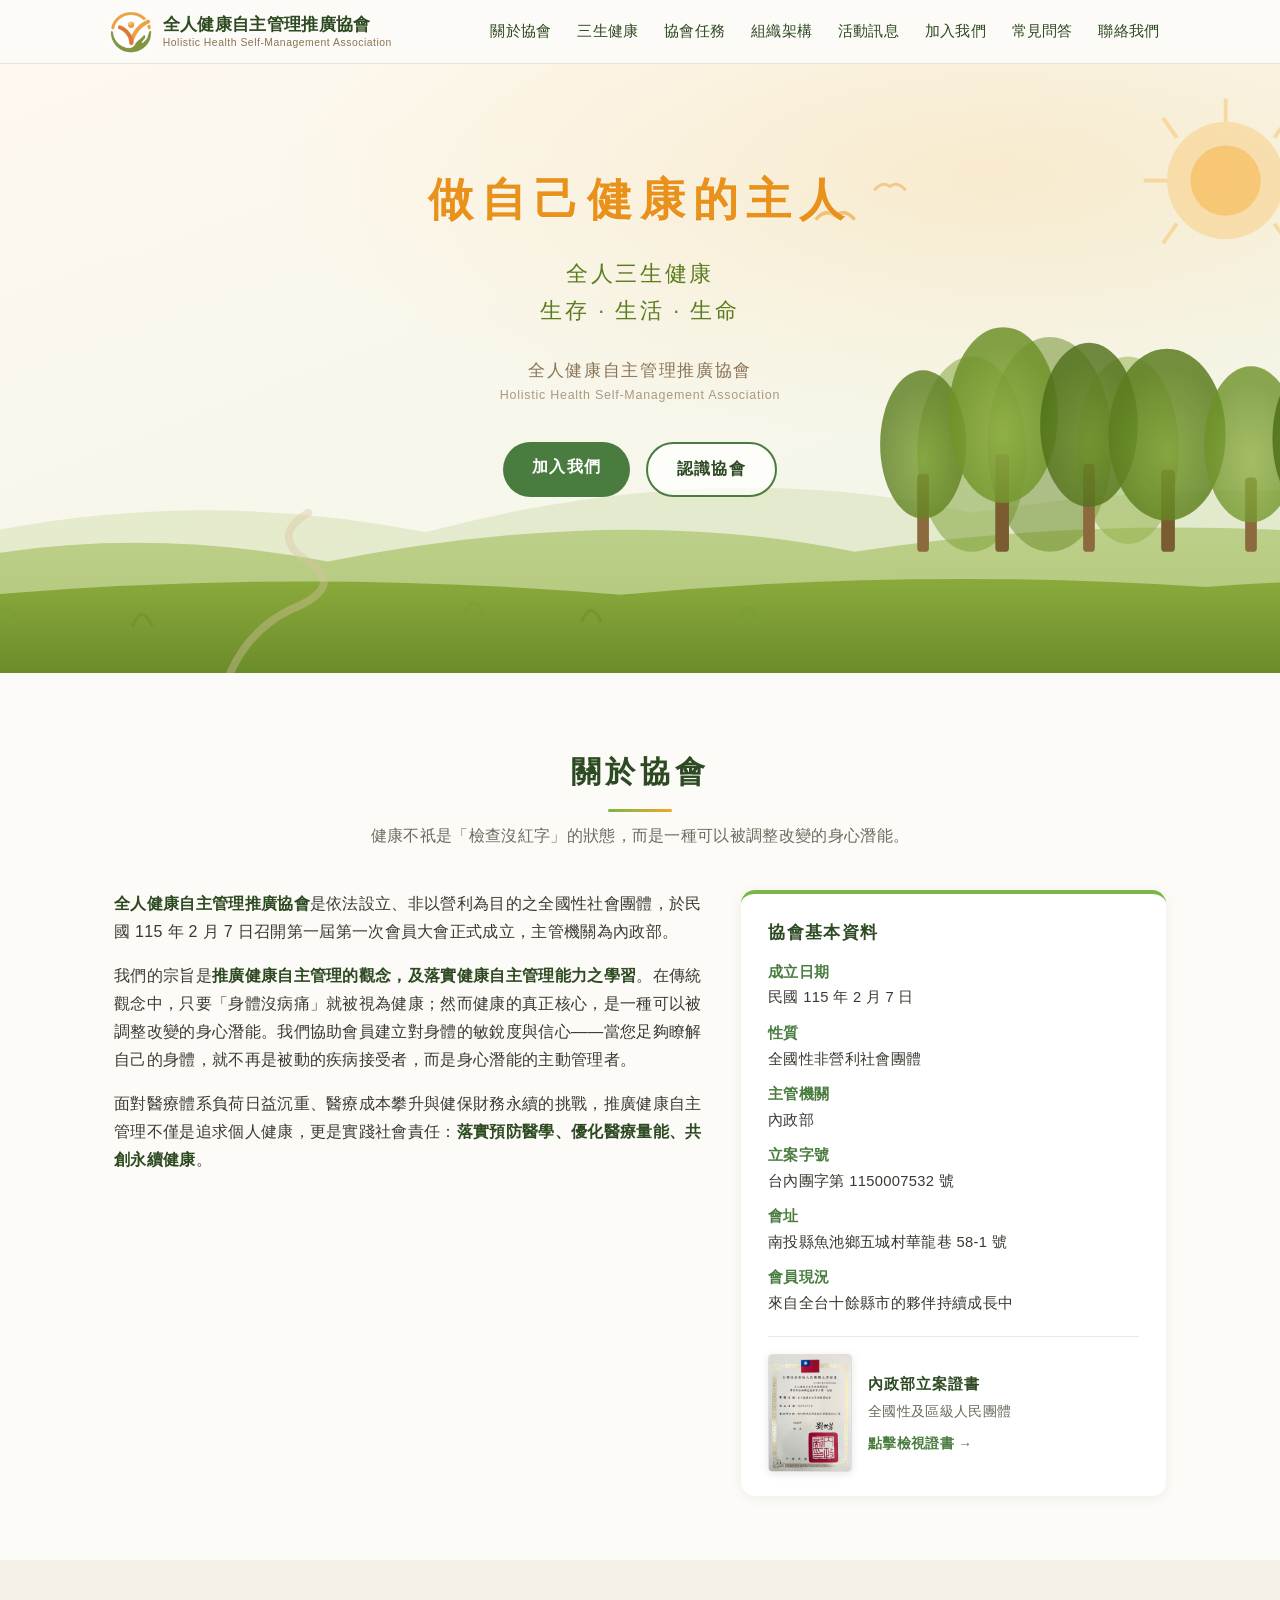
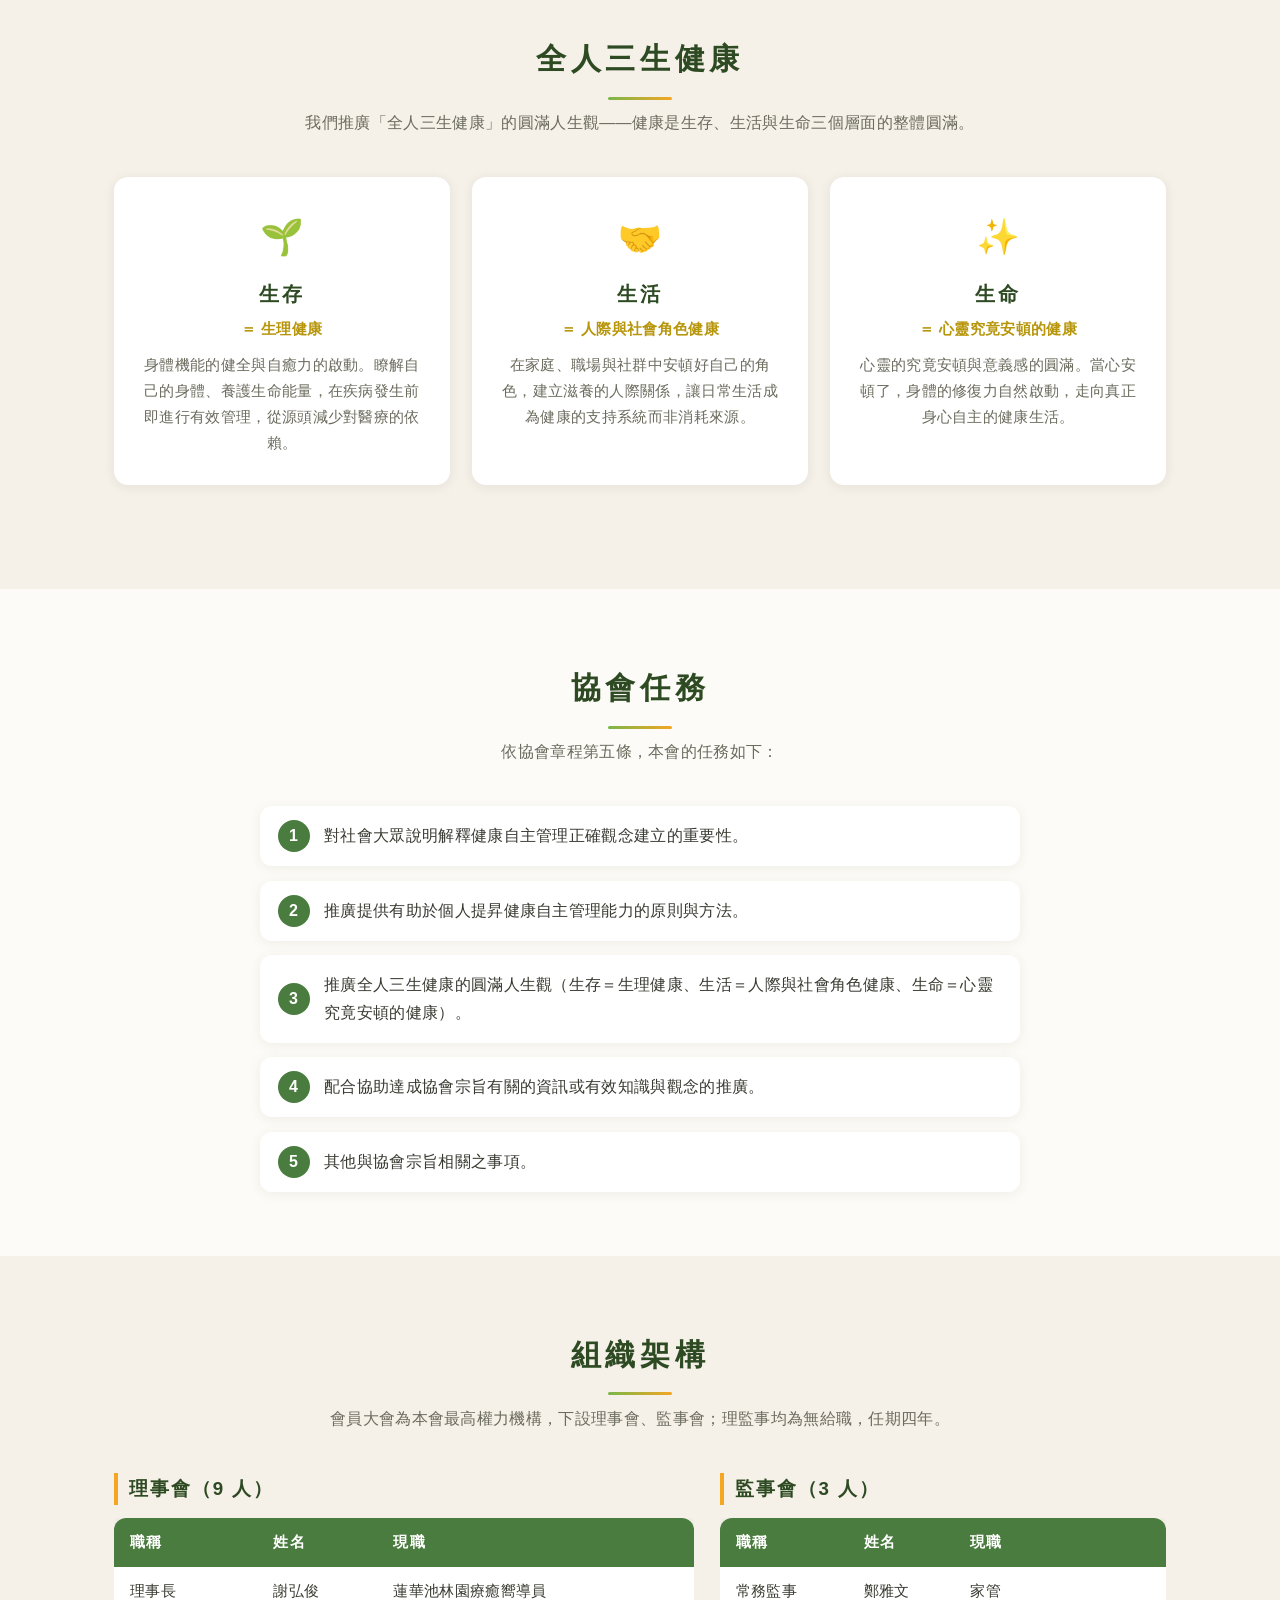
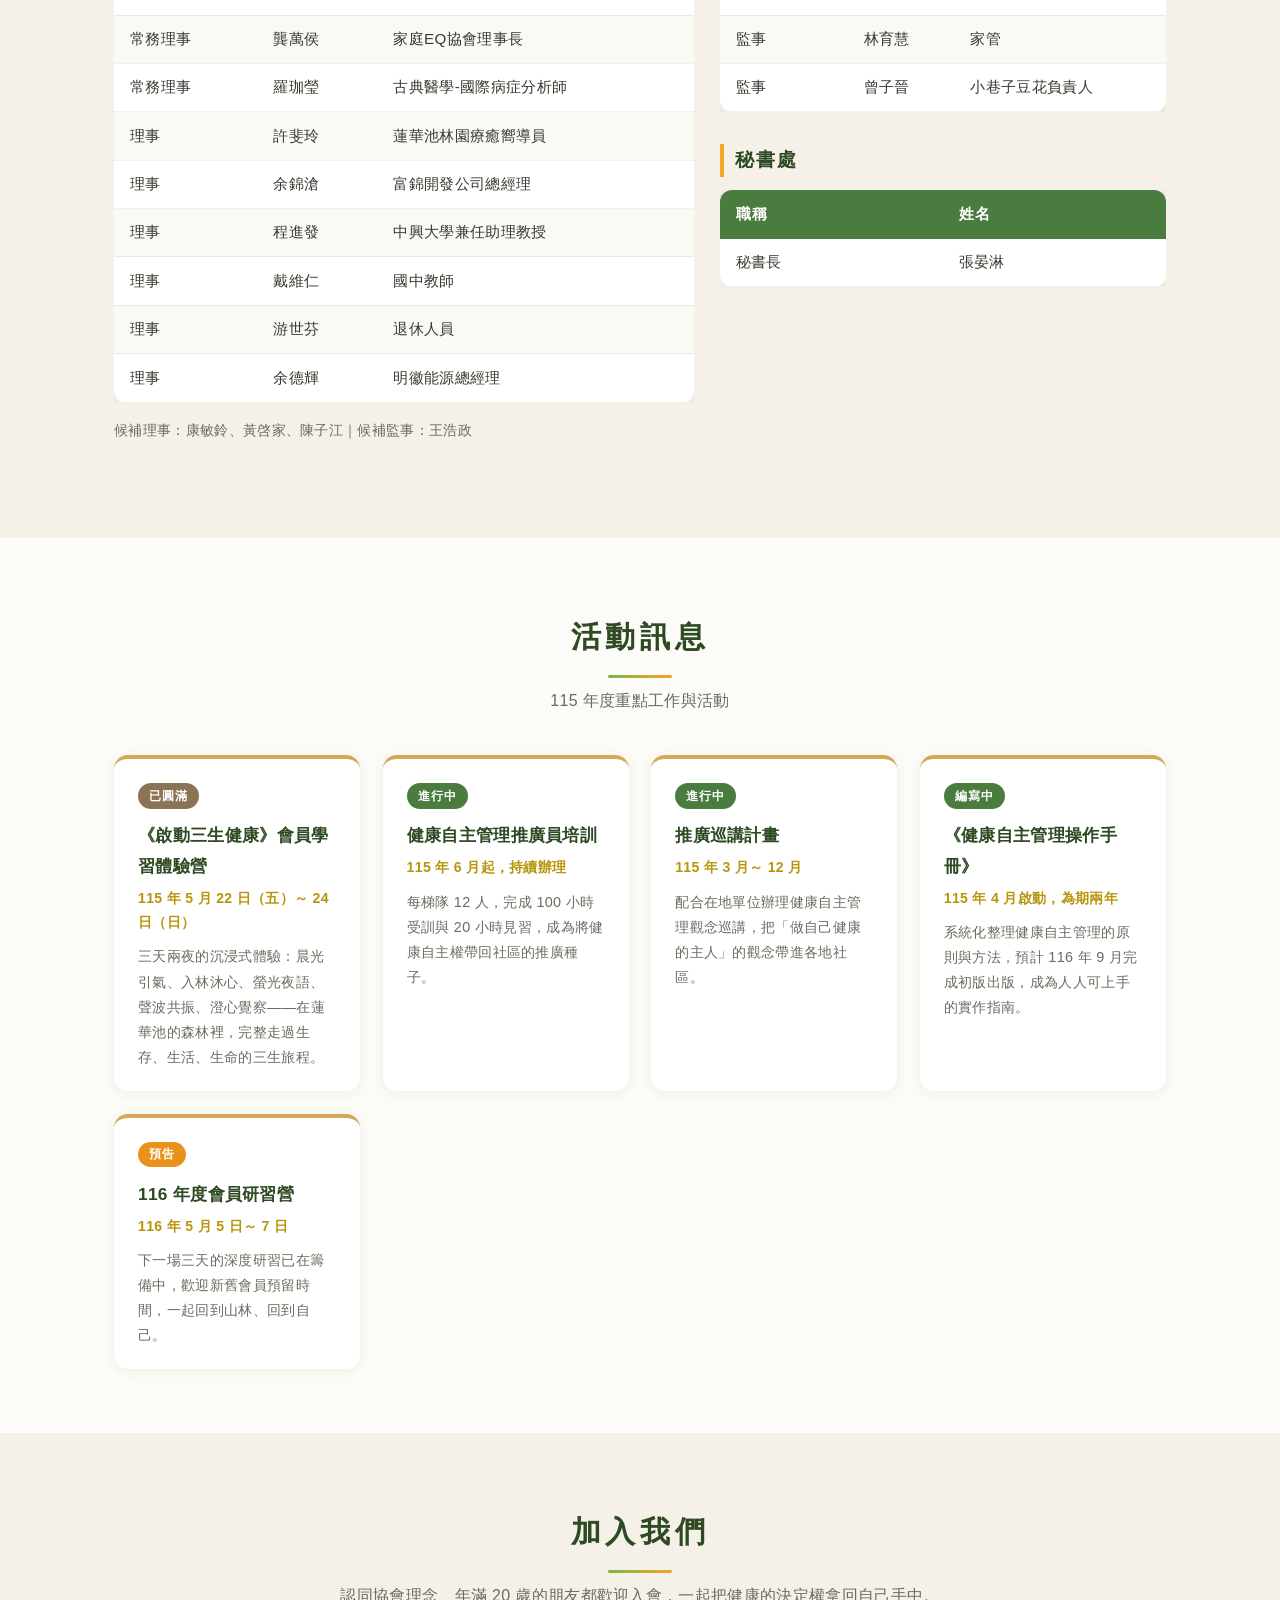
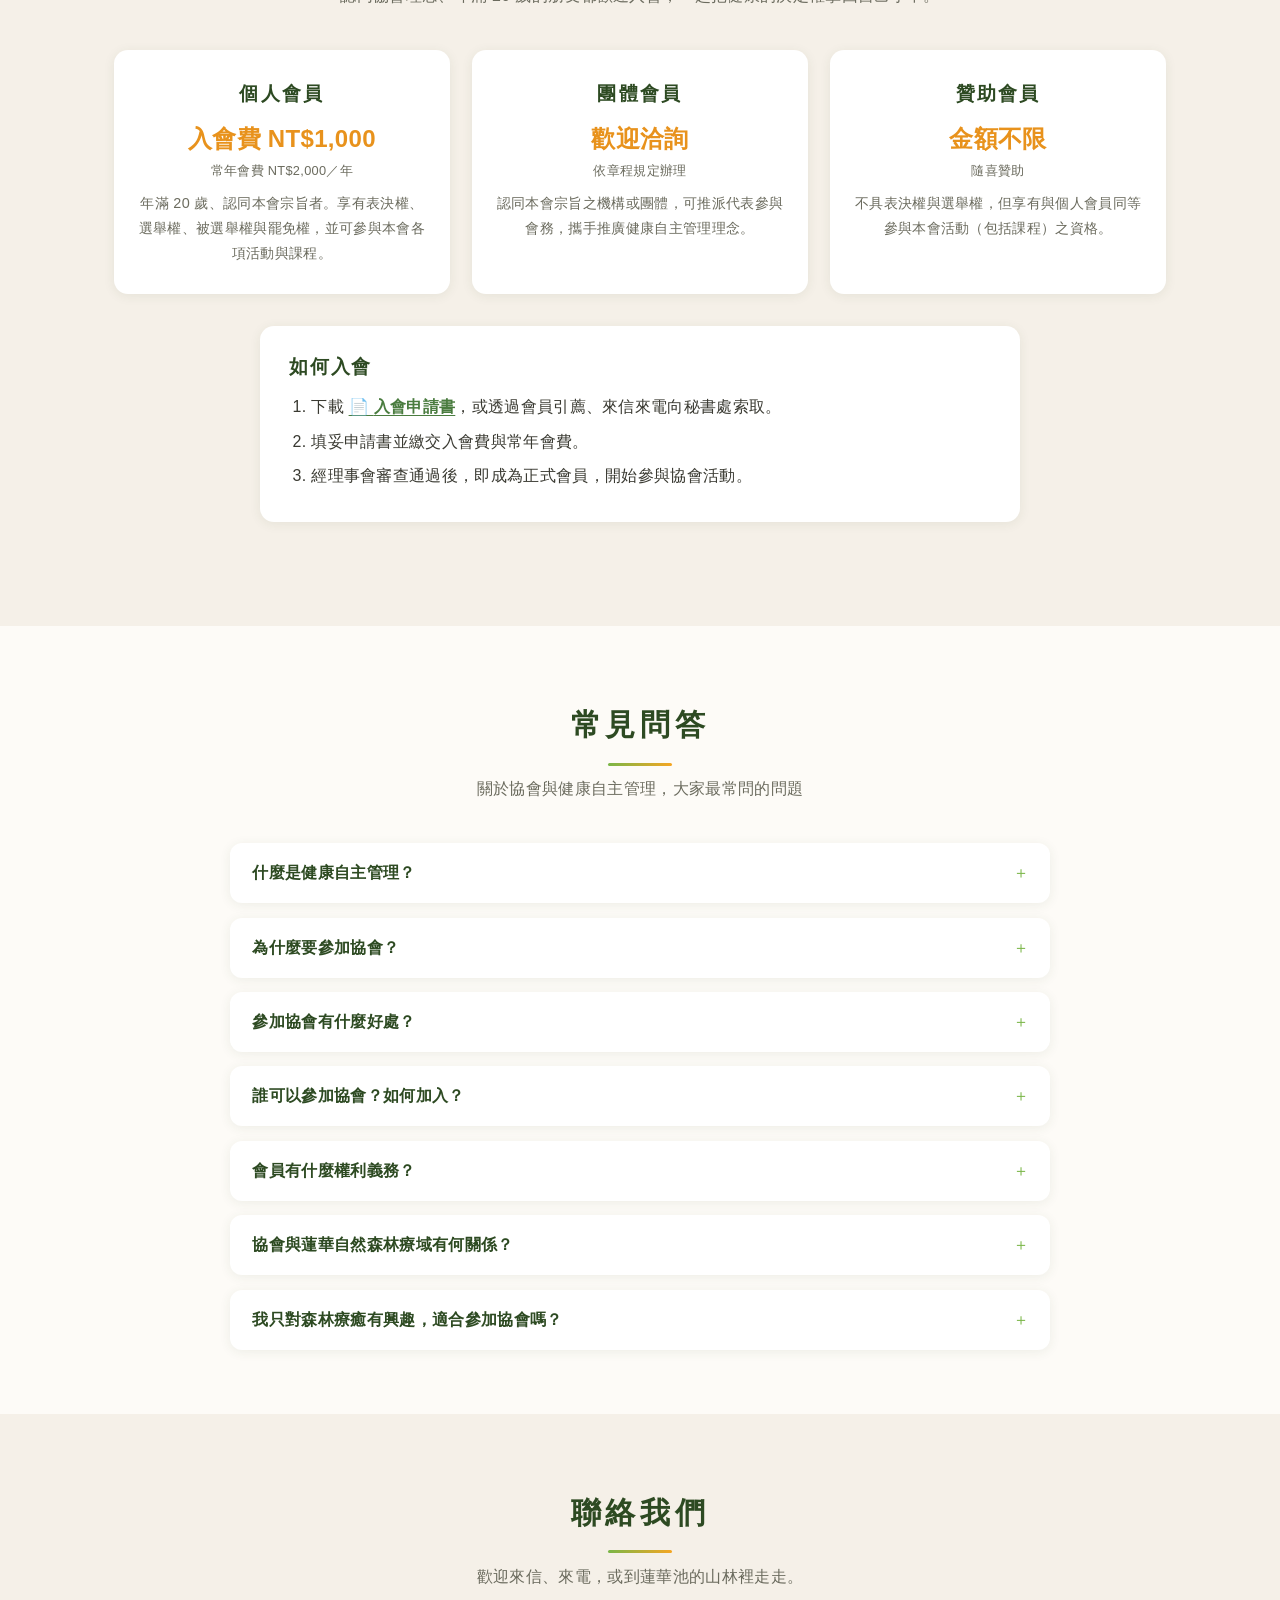
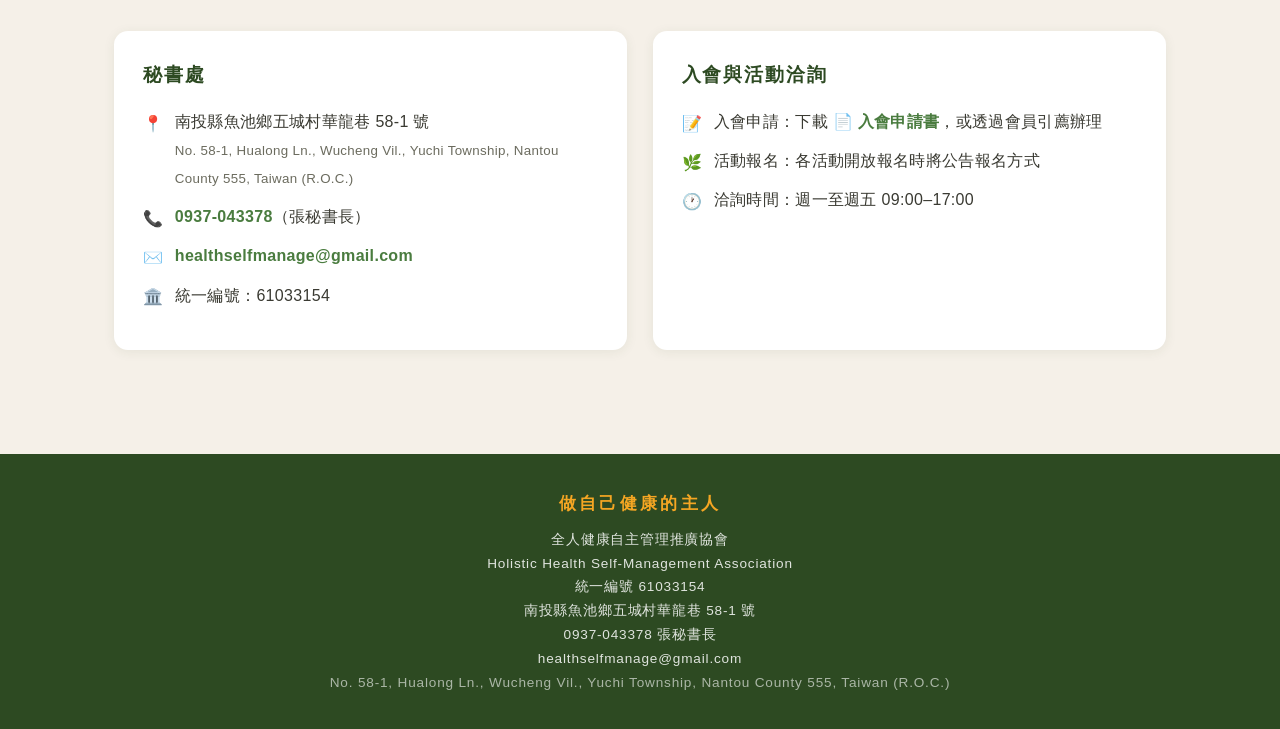
<file: index.html>
<!DOCTYPE html>
<html lang="zh-Hant-TW">
<head>
  <meta charset="UTF-8">
  <meta name="viewport" content="width=device-width, initial-scale=1.0">
  <title>全人健康自主管理推廣協會｜做自己健康的主人</title>
  <meta name="description" content="全人健康自主管理推廣協會是依法設立的全國性非營利社會團體，推廣健康自主管理觀念與全人三生健康（生存・生活・生命），協助大眾做自己健康的主人。">
  <link rel="icon" type="image/jpeg" href="assets/logo.jpg">
  <link rel="stylesheet" href="css/style.css?v=20261005">
</head>
<body>

  <!-- 導覽列 -->
  <header class="site-header">
    <div class="nav-inner">
      <a class="brand" href="#top">
        <img src="assets/logo.jpg" alt="協會LOGO">
        <span class="brand-name">全人健康自主管理推廣協會
          <span class="brand-en">Holistic Health Self-Management Association</span>
        </span>
      </a>
      <button class="nav-toggle" id="navToggle" aria-label="開啟選單" aria-expanded="false">☰</button>
      <nav class="site-nav" id="siteNav">
        <a href="#about">關於協會</a>
        <a href="#trilife">三生健康</a>
        <a href="#mission">協會任務</a>
        <a href="#org">組織架構</a>
        <a href="#events">活動訊息</a>
        <a href="#join">加入我們</a>
        <a href="#faq">常見問答</a>
        <a href="#contact">聯絡我們</a>
      </nav>
    </div>
  </header>

  <!-- Hero -->
  <section class="hero" id="top">
    <h1>做自己健康的主人</h1>
    <p class="hero-sub">全人三生健康<br>生存 · 生活 · 生命</p>
    <p class="hero-org">全人健康自主管理推廣協會
      <span>Holistic Health Self-Management Association</span>
    </p>
    <div class="hero-cta">
      <a class="btn btn-primary" href="#join">加入我們</a>
      <a class="btn btn-outline" href="#about">認識協會</a>
    </div>
  </section>

  <!-- 關於協會 -->
  <section class="section" id="about">
    <h2 class="section-title">關於協會</h2>
    <p class="section-lead">健康不祇是「檢查沒紅字」的狀態，而是一種可以被調整改變的身心潛能。</p>
    <div class="about-grid">
      <div class="about-text">
        <p><strong>全人健康自主管理推廣協會</strong>是依法設立、非以營利為目的之全國性社會團體，於民國 115 年 2 月 7 日召開第一屆第一次會員大會正式成立，主管機關為內政部。</p>
        <p>我們的宗旨是<strong>推廣健康自主管理的觀念，及落實健康自主管理能力之學習</strong>。在傳統觀念中，只要「身體沒病痛」就被視為健康；然而健康的真正核心，是一種可以被調整改變的身心潛能。我們協助會員建立對身體的敏銳度與信心——當您足夠瞭解自己的身體，就不再是被動的疾病接受者，而是身心潛能的主動管理者。</p>
        <p>面對醫療體系負荷日益沉重、醫療成本攀升與健保財務永續的挑戰，推廣健康自主管理不僅是追求個人健康，更是實踐社會責任：<strong>落實預防醫學、優化醫療量能、共創永續健康</strong>。</p>
      </div>
      <aside class="fact-card">
        <h3>協會基本資料</h3>
        <dl>
          <dt>成立日期</dt><dd>民國 115 年 2 月 7 日</dd>
          <dt>性質</dt><dd>全國性非營利社會團體</dd>
          <dt>主管機關</dt><dd>內政部</dd>
          <dt>立案字號</dt><dd>台內團字第 1150007532 號</dd>
          <dt>會址</dt><dd>南投縣魚池鄉五城村華龍巷 58-1 號</dd>
          <dt>會員現況</dt><dd>來自全台十餘縣市的夥伴持續成長中</dd>
        </dl>
        <a class="cert" id="certLink" href="assets/certificate.jpg" target="_blank" rel="noopener">
          <img src="assets/certificate.jpg" alt="內政部核發之全國性及區級人民團體立案證書" loading="lazy" width="1000" height="1414">
          <span class="cert-text">
            <strong>內政部立案證書</strong>
            <span>全國性及區級人民團體</span>
            <span class="cert-more">點擊檢視證書 →</span>
          </span>
        </a>
      </aside>
    </div>
  </section>

  <!-- 三生健康 -->
  <div class="section-alt" id="trilife">
    <div class="section-alt-inner">
      <h2 class="section-title">全人三生健康</h2>
      <p class="section-lead">我們推廣「全人三生健康」的圓滿人生觀——健康是生存、生活與生命三個層面的整體圓滿。</p>
      <div class="tri-grid">
        <div class="tri-card">
          <span class="tri-icon">🌱</span>
          <h3>生存</h3>
          <p class="tri-eq">＝ 生理健康</p>
          <p>身體機能的健全與自癒力的啟動。瞭解自己的身體、養護生命能量，在疾病發生前即進行有效管理，從源頭減少對醫療的依賴。</p>
        </div>
        <div class="tri-card">
          <span class="tri-icon">🤝</span>
          <h3>生活</h3>
          <p class="tri-eq">＝ 人際與社會角色健康</p>
          <p>在家庭、職場與社群中安頓好自己的角色，建立滋養的人際關係，讓日常生活成為健康的支持系統而非消耗來源。</p>
        </div>
        <div class="tri-card">
          <span class="tri-icon">✨</span>
          <h3>生命</h3>
          <p class="tri-eq">＝ 心靈究竟安頓的健康</p>
          <p>心靈的究竟安頓與意義感的圓滿。當心安頓了，身體的修復力自然啟動，走向真正身心自主的健康生活。</p>
        </div>
      </div>
    </div>
  </div>

  <!-- 協會任務 -->
  <section class="section" id="mission">
    <h2 class="section-title">協會任務</h2>
    <p class="section-lead">依協會章程第五條，本會的任務如下：</p>
    <ol class="mission-list">
      <li>對社會大眾說明解釋健康自主管理正確觀念建立的重要性。</li>
      <li>推廣提供有助於個人提昇健康自主管理能力的原則與方法。</li>
      <li>推廣全人三生健康的圓滿人生觀（生存＝生理健康、生活＝人際與社會角色健康、生命＝心靈究竟安頓的健康）。</li>
      <li>配合協助達成協會宗旨有關的資訊或有效知識與觀念的推廣。</li>
      <li>其他與協會宗旨相關之事項。</li>
    </ol>
  </section>

  <!-- 組織架構 -->
  <div class="section-alt" id="org">
    <div class="section-alt-inner">
      <h2 class="section-title">組織架構</h2>
      <p class="section-lead">會員大會為本會最高權力機構，下設理事會、監事會；理監事均為無給職，任期四年。</p>
      <div class="org-columns">
        <div class="org-block">
          <h3>理事會（9 人）</h3>
          <div class="table-wrap">
            <table class="org-table">
              <thead><tr><th>職稱</th><th>姓名</th><th>現職</th></tr></thead>
              <tbody>
                <tr><td>理事長</td><td>謝弘俊</td><td>蓮華池林園療癒嚮導員</td></tr>
                <tr><td>常務理事</td><td>龔萬侯</td><td>家庭EQ協會理事長</td></tr>
                <tr><td>常務理事</td><td>羅珈瑩</td><td>古典醫學-國際病症分析師</td></tr>
                <tr><td>理事</td><td>許斐玲</td><td>蓮華池林園療癒嚮導員</td></tr>
                <tr><td>理事</td><td>余錦滄</td><td>富錦開發公司總經理</td></tr>
                <tr><td>理事</td><td>程進發</td><td>中興大學兼任助理教授</td></tr>
                <tr><td>理事</td><td>戴維仁</td><td>國中教師</td></tr>
                <tr><td>理事</td><td>游世芬</td><td>退休人員</td></tr>
                <tr><td>理事</td><td>余德輝</td><td>明徽能源總經理</td></tr>
              </tbody>
            </table>
          </div>
        </div>
        <div class="org-block">
          <h3>監事會（3 人）</h3>
          <div class="table-wrap">
            <table class="org-table">
              <thead><tr><th>職稱</th><th>姓名</th><th>現職</th></tr></thead>
              <tbody>
                <tr><td>常務監事</td><td>鄭雅文</td><td>家管</td></tr>
                <tr><td>監事</td><td>林育慧</td><td>家管</td></tr>
                <tr><td>監事</td><td>曾子晉</td><td>小巷子豆花負責人</td></tr>
              </tbody>
            </table>
          </div>
          <h3>秘書處</h3>
          <div class="table-wrap">
            <table class="org-table">
              <thead><tr><th>職稱</th><th>姓名</th></tr></thead>
              <tbody>
                <tr><td>秘書長</td><td>張晏淋</td></tr>
              </tbody>
            </table>
          </div>
        </div>
      </div>
      <p class="org-note">候補理事：康敏鈴、黃啓家、陳子江｜候補監事：王浩政</p>
    </div>
  </div>

  <!-- 活動訊息 -->
  <section class="section" id="events">
    <h2 class="section-title">活動訊息</h2>
    <p class="section-lead">115 年度重點工作與活動</p>
    <div class="event-grid">
      <div class="event-card">
        <span class="event-tag tag-done">已圓滿</span>
        <h3>《啟動三生健康》會員學習體驗營</h3>
        <p class="event-date">115 年 5 月 22 日（五）～ 24 日（日）</p>
        <p>三天兩夜的沉浸式體驗：晨光引氣、入林沐心、螢光夜語、聲波共振、澄心覺察——在蓮華池的森林裡，完整走過生存、生活、生命的三生旅程。</p>
      </div>
      <div class="event-card">
        <span class="event-tag tag-ongoing">進行中</span>
        <h3>健康自主管理推廣員培訓</h3>
        <p class="event-date">115 年 6 月起，持續辦理</p>
        <p>每梯隊 12 人，完成 100 小時受訓與 20 小時見習，成為將健康自主權帶回社區的推廣種子。</p>
      </div>
      <div class="event-card">
        <span class="event-tag tag-ongoing">進行中</span>
        <h3>推廣巡講計畫</h3>
        <p class="event-date">115 年 3 月～ 12 月</p>
        <p>配合在地單位辦理健康自主管理觀念巡講，把「做自己健康的主人」的觀念帶進各地社區。</p>
      </div>
      <div class="event-card">
        <span class="event-tag tag-ongoing">編寫中</span>
        <h3>《健康自主管理操作手冊》</h3>
        <p class="event-date">115 年 4 月啟動，為期兩年</p>
        <p>系統化整理健康自主管理的原則與方法，預計 116 年 9 月完成初版出版，成為人人可上手的實作指南。</p>
      </div>
      <div class="event-card">
        <span class="event-tag">預告</span>
        <h3>116 年度會員研習營</h3>
        <p class="event-date">116 年 5 月 5 日～ 7 日</p>
        <p>下一場三天的深度研習已在籌備中，歡迎新舊會員預留時間，一起回到山林、回到自己。</p>
      </div>
    </div>
  </section>

  <!-- 加入我們 -->
  <div class="section-alt" id="join">
    <div class="section-alt-inner">
      <h2 class="section-title">加入我們</h2>
      <p class="section-lead">認同協會理念、年滿 20 歲的朋友都歡迎入會，一起把健康的決定權拿回自己手中。</p>
      <div class="join-grid">
        <div class="join-card">
          <h3>個人會員</h3>
          <p class="join-fee">入會費 NT$1,000<small>常年會費 NT$2,000／年</small></p>
          <p>年滿 20 歲、認同本會宗旨者。享有表決權、選舉權、被選舉權與罷免權，並可參與本會各項活動與課程。</p>
        </div>
        <div class="join-card">
          <h3>團體會員</h3>
          <p class="join-fee">歡迎洽詢<small>依章程規定辦理</small></p>
          <p>認同本會宗旨之機構或團體，可推派代表參與會務，攜手推廣健康自主管理理念。</p>
        </div>
        <div class="join-card">
          <h3>贊助會員</h3>
          <p class="join-fee">金額不限<small>隨喜贊助</small></p>
          <p>不具表決權與選舉權，但享有與個人會員同等參與本會活動（包括課程）之資格。</p>
        </div>
      </div>
      <div class="join-steps">
        <h3>如何入會</h3>
        <ol>
          <li>下載 <a class="doc-link" href="assets/入會申請書.docx" download>入會申請書</a>，或透過會員引薦、來信來電向秘書處索取。</li>
          <li>填妥申請書並繳交入會費與常年會費。</li>
          <li>經理事會審查通過後，即成為正式會員，開始參與協會活動。</li>
        </ol>
      </div>
    </div>
  </div>

  <!-- 常見問答 -->
  <section class="section" id="faq">
    <h2 class="section-title">常見問答</h2>
    <p class="section-lead">關於協會與健康自主管理，大家最常問的問題</p>
    <div class="faq-list">
      <details>
        <summary>什麼是健康自主管理？</summary>
        <div class="faq-body">
          <p>在傳統觀念中，只要「檢查沒紅字」或「身體沒病痛」就被視為健康；然而我們發現，健康不祇是某種狀態，其真正的核心是一種可以被調整改變的身心潛能。我們推廣的健康自主管理，是協助會員建立對身體的敏銳度與信心。當足夠瞭解自己的身體，您就不再是被動的疾病接受者，而是身心潛能的主動管理者——在面對健康變化時，能夠準確判斷並選擇最適合的恢復方式（包括醫療介入或啟動自身療癒力），實現真正身心自主的健康生活。</p>
        </div>
      </details>
      <details>
        <summary>為什麼要參加協會？</summary>
        <div class="faq-body">
          <p>面對醫療體系負荷日益沉重、醫療成本攀升以及健保財務永續性的挑戰，參加協會不僅是追求個人健康，更是一種實踐社會責任的表現：</p>
          <ul>
            <li><strong>落實預防醫學：</strong>在疾病發生前即進行有效管理，從源頭減少對後端醫療資源的依賴。</li>
            <li><strong>優化醫療量能：</strong>透過提升個人的身心自癒力，有效分擔醫療體系的負載，避免資源浪費。</li>
            <li><strong>共創永續健康：</strong>在不完全仰賴醫療介入的情況下維持優質身心狀態，共同守護台灣醫療資源的永續發展。</li>
          </ul>
        </div>
      </details>
      <details>
        <summary>參加協會有什麼好處？</summary>
        <div class="faq-body">
          <p>本協會提供一個系統化的學習與實踐平台，協助會員掌握「健康自主權」。透過協會的推廣，您將能：</p>
          <ul>
            <li><strong>降低醫療依賴：</strong>學習啟動身體內在的修復機制，在非急重症情況下，減少不必要的就醫頻率與藥物使用。</li>
            <li><strong>提升健康識能：</strong>從被動的「看病」，轉為主動的「識病」與「治未病」。</li>
            <li><strong>實踐全人健康：</strong>建構一套屬於自己的身心維護系統，確保長期的生活品質。</li>
          </ul>
        </div>
      </details>
      <details>
        <summary>誰可以參加協會？如何加入？</summary>
        <div class="faq-body">
          <p>認同協會理念並年滿 20 歲的所有大眾皆可入會。可以透過會員引薦，或與秘書處聯繫（電話 049-2899828、Email healthselfmanage@gmail.com）索取入會申請書辦理。</p>
        </div>
      </details>
      <details>
        <summary>會員有什麼權利義務？</summary>
        <div class="faq-body">
          <p>個人會員有表決權、選舉權、被選舉權與罷免權，需按時繳交會費（入會費 1,000 元、年費 2,000 元）。贊助會員金額不限，雖無表決權、選舉權、被選舉權與罷免權，但享有與個人會員同等參與本會所舉辦活動（包括課程）之資格。</p>
        </div>
      </details>
      <details>
        <summary>協會與蓮華自然森林療域有何關係？</summary>
        <div class="faq-body">
          <p>協會目前的會址就在蓮華自然森林療域，森林療域是協會理念推廣與課程實踐的操作平台，不過兩者經費運作彼此獨立，互不隸屬。</p>
        </div>
      </details>
      <details>
        <summary>我只對森林療癒有興趣，適合參加協會嗎？</summary>
        <div class="faq-body">
          <p>蓮華自然森林療域傳達的森林療癒核心精神，其實就是全人健康自主管理。因此不僅適合參加協會，而是非常明智的決定——除了可以更直接掌握森林療癒的內核，還可以享有會員身分帶來的折扣與優惠。</p>
        </div>
      </details>
    </div>
  </section>

  <!-- 聯絡我們 -->
  <div class="section-alt" id="contact">
    <div class="section-alt-inner">
      <h2 class="section-title">聯絡我們</h2>
      <p class="section-lead">歡迎來信、來電，或到蓮華池的山林裡走走。</p>
      <div class="contact-grid">
        <div class="contact-card">
          <h3>秘書處</h3>
          <ul>
            <li><span class="ico">📍</span>南投縣魚池鄉五城村華龍巷 58-1 號<br><small style="color:var(--text-soft);">No. 58-1, Hualong Ln., Wucheng Vil., Yuchi Township, Nantou County 555, Taiwan (R.O.C.)</small></li>
            <li><span class="ico">📞</span><a href="tel:+886937043378">0937-043378</a>（張秘書長）</li>
            <li><span class="ico">✉️</span><a href="mailto:healthselfmanage@gmail.com">healthselfmanage@gmail.com</a></li>
            <li><span class="ico">🏛️</span>統一編號：61033154</li>
          </ul>
        </div>
        <div class="contact-card">
          <h3>入會與活動洽詢</h3>
          <ul>
            <li><span class="ico">📝</span>入會申請：下載 <a class="doc-link" href="assets/入會申請書.docx" download>入會申請書</a>，或透過會員引薦辦理</li>
            <li><span class="ico">🌿</span>活動報名：各活動開放報名時將公告報名方式</li>
            <li><span class="ico">🕐</span>洽詢時間：週一至週五 09:00–17:00</li>
          </ul>
        </div>
      </div>
    </div>
  </div>

  <!-- 頁尾 -->
  <footer class="site-footer">
    <p class="footer-slogan">做自己健康的主人</p>
    <p>全人健康自主管理推廣協會</p>
    <p>Holistic Health Self-Management Association</p>
    <p>統一編號 61033154</p>
    <p>南投縣魚池鄉五城村華龍巷 58-1 號</p>
    <p>0937-043378 張秘書長</p>
    <p>healthselfmanage@gmail.com</p>
    <p style="opacity:0.7;">No. 58-1, Hualong Ln., Wucheng Vil., Yuchi Township, Nantou County 555, Taiwan (R.O.C.)</p>
  </footer>

  <!-- 手機底部快速行動列 -->
  <div class="mobile-actions">
    <a href="tel:+886937043378"><span class="ma-ico">📞</span>撥打電話</a>
    <a href="mailto:healthselfmanage@gmail.com"><span class="ma-ico">✉️</span>寫信洽詢</a>
    <a class="ma-primary" href="#join"><span class="ma-ico">🌱</span>加入我們</a>
  </div>

  <!-- 回到頂端 -->
  <a class="to-top" href="#top" aria-label="回到頂端">↑</a>

  <dialog class="cert-dialog" id="certDialog" aria-label="內政部立案證書">
    <img src="assets/certificate.jpg" alt="內政部核發之全國性及區級人民團體立案證書（台內團字第 1150007532 號）" loading="lazy" width="1000" height="1414">
    <button type="button" class="cert-close" aria-label="關閉">✕</button>
  </dialog>

  <script>
    var navToggle = document.getElementById('navToggle');
    var siteNav = document.getElementById('siteNav');
    navToggle.addEventListener('click', function () {
      var open = siteNav.classList.toggle('open');
      navToggle.setAttribute('aria-expanded', open);
      navToggle.textContent = open ? '✕' : '☰';
    });
    siteNav.querySelectorAll('a').forEach(function (a) {
      a.addEventListener('click', function () {
        siteNav.classList.remove('open');
        navToggle.textContent = '☰';
        navToggle.setAttribute('aria-expanded', 'false');
      });
    });
    var toTop = document.querySelector('.to-top');
    window.addEventListener('scroll', function () {
      toTop.classList.toggle('show', window.scrollY > 600);
    }, { passive: true });
    var certDialog = document.getElementById('certDialog');
    if (certDialog.showModal) {
      document.getElementById('certLink').addEventListener('click', function (e) {
        e.preventDefault();
        certDialog.showModal();
      });
      certDialog.addEventListener('click', function () { certDialog.close(); });
    }
  </script>

</body>
</html>
</file>
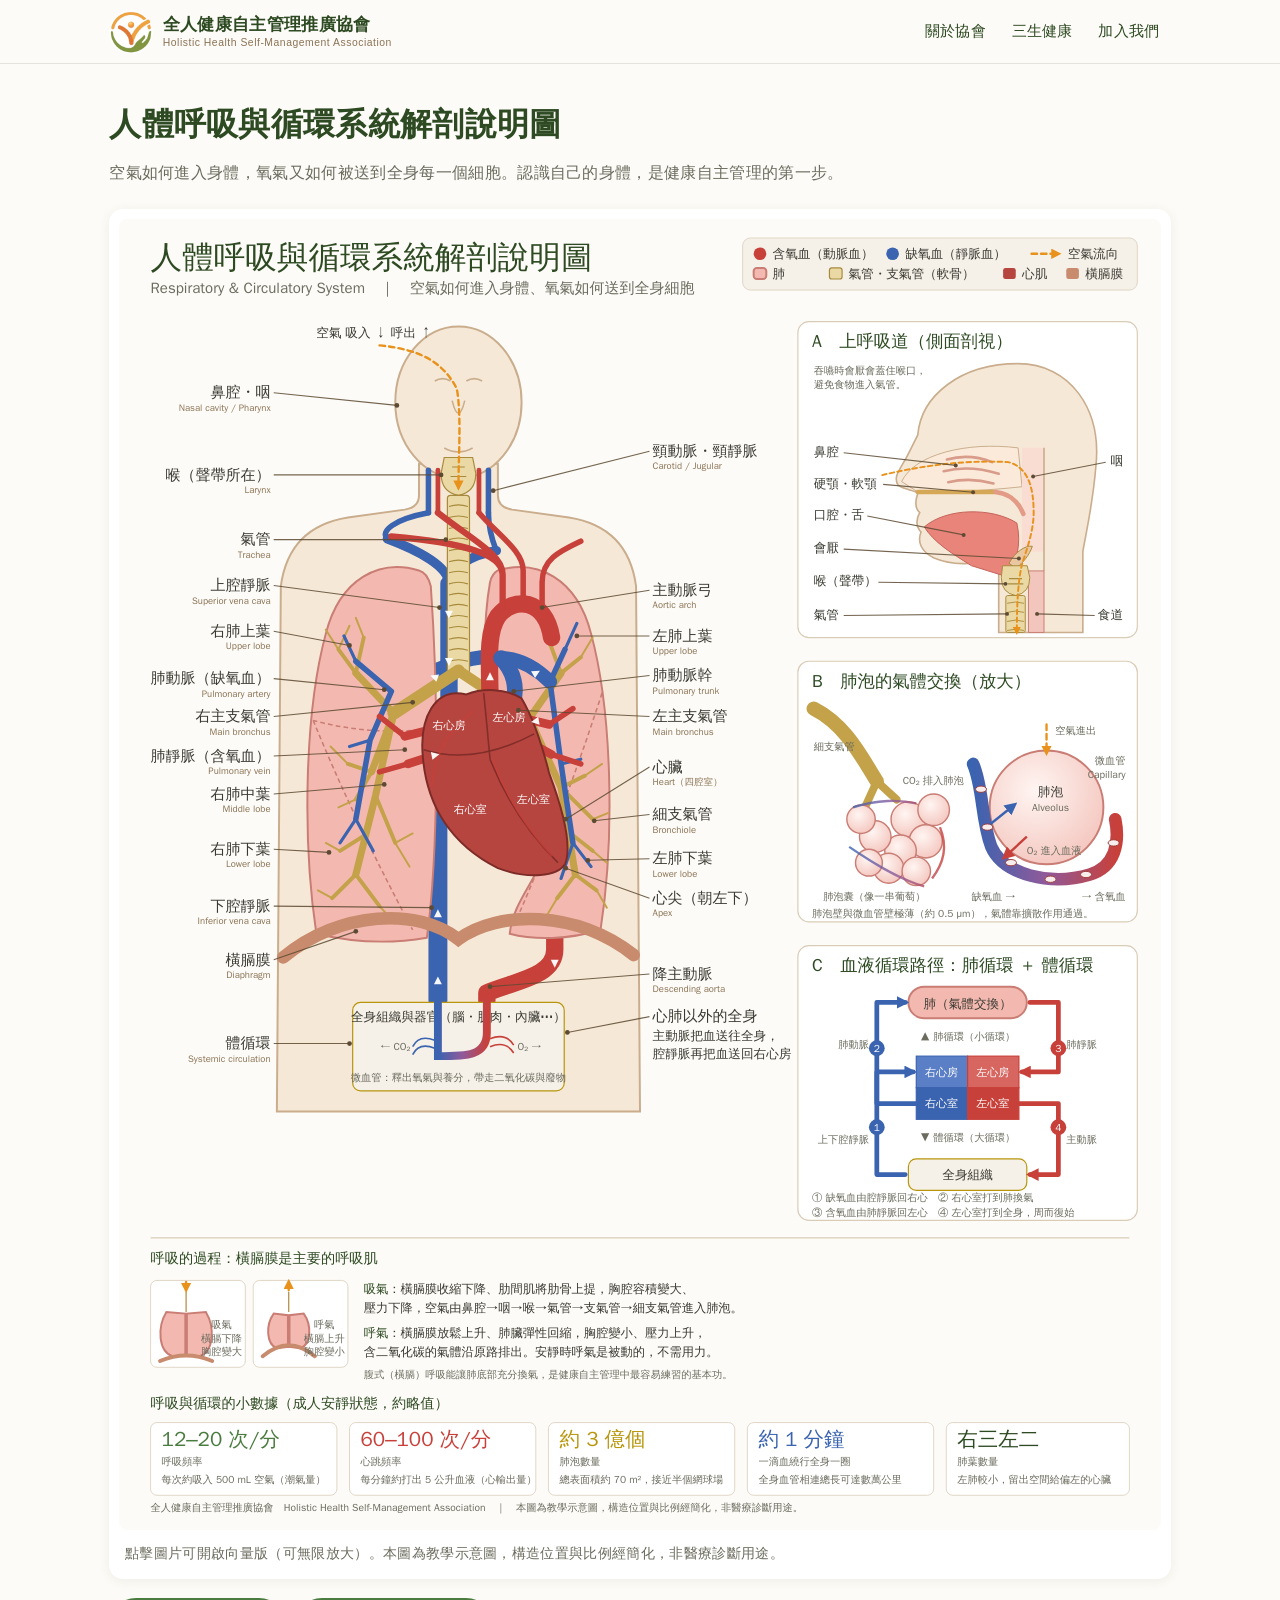
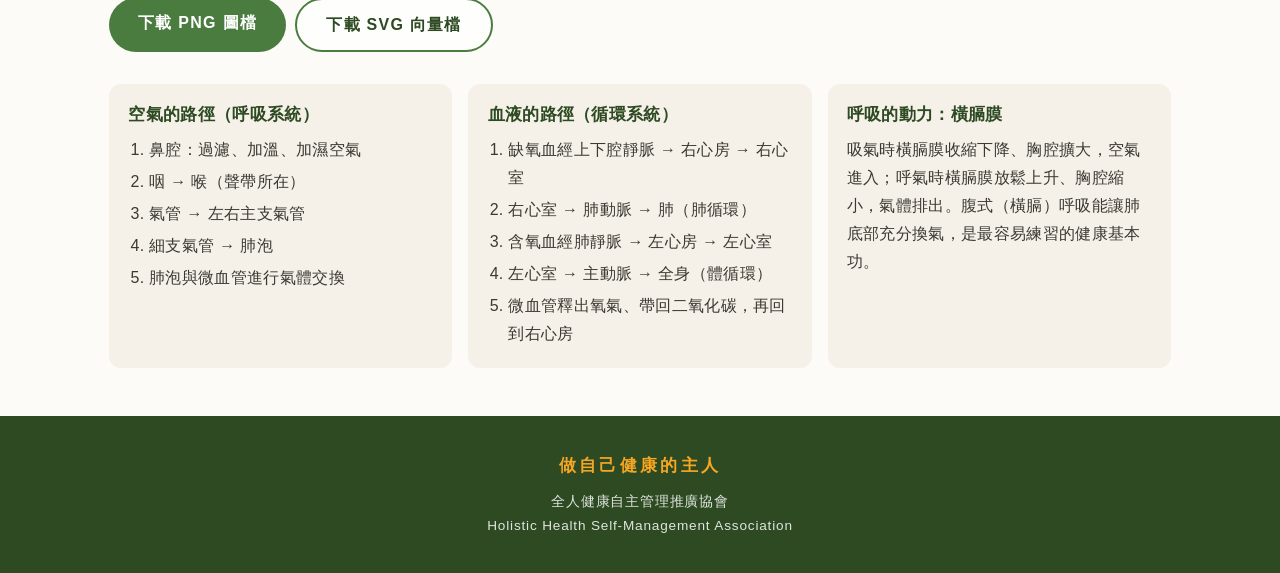
<file: anatomy/index.html>
<!DOCTYPE html>
<html lang="zh-Hant-TW">
<head>
  <meta charset="UTF-8">
  <meta name="viewport" content="width=device-width, initial-scale=1.0">
  <title>人體呼吸與循環系統解剖說明圖｜全人健康自主管理推廣協會</title>
  <meta name="description" content="人體呼吸與循環系統解剖說明圖：上呼吸道、氣管、支氣管、左右肺葉、心臟四腔室、主要血管與橫膈膜，以及肺泡氣體交換、肺循環與體循環路徑。">
  <link rel="icon" type="image/jpeg" href="../assets/logo.jpg">
  <link rel="stylesheet" href="../css/style.css?v=20261025">
  <style>
    .diagram-wrap { max-width: 1100px; margin: 0 auto; padding: 2rem 1.2rem 3rem; }
    .diagram-wrap h1 { color: var(--forest-dark); font-size: clamp(1.4rem, 3.5vw, 2rem); margin-bottom: 0.4rem; }
    .diagram-wrap .lead { color: var(--text-soft); margin-bottom: 1.4rem; }
    .diagram-wrap figure { background: #fff; border-radius: 14px; box-shadow: var(--card-shadow); padding: 0.6rem; }
    .diagram-wrap figure img { display: block; width: 100%; height: auto; border-radius: 8px; }
    .diagram-wrap figcaption { font-size: 0.85rem; color: var(--text-soft); padding: 0.8rem 0.4rem 0.2rem; }
    .diagram-actions { display: flex; gap: 0.6rem; flex-wrap: wrap; margin: 1.2rem 0 0; }
    .diagram-notes { margin-top: 2rem; display: grid; gap: 1rem; grid-template-columns: repeat(auto-fit, minmax(260px, 1fr)); }
    .diagram-notes .card { background: var(--earth-cream); border-radius: 12px; padding: 1rem 1.2rem; }
    .diagram-notes h2 { font-size: 1.05rem; color: var(--forest-dark); margin-bottom: 0.4rem; }
    .diagram-notes ol { padding-left: 1.3rem; }
    .diagram-notes li { margin-bottom: 0.25rem; }
  </style>
</head>
<body>
  <header class="site-header">
    <div class="nav-inner">
      <a class="brand" href="../">
        <img src="../assets/logo.jpg" alt="協會LOGO">
        <span class="brand-name">全人健康自主管理推廣協會
          <span class="brand-en">Holistic Health Self-Management Association</span>
        </span>
      </a>
      <nav class="site-nav">
        <a href="../#about">關於協會</a>
        <a href="../#trilife">三生健康</a>
        <a href="../#join">加入我們</a>
      </nav>
    </div>
  </header>

  <main class="diagram-wrap">
    <h1>人體呼吸與循環系統解剖說明圖</h1>
    <p class="lead">空氣如何進入身體，氧氣又如何被送到全身每一個細胞。認識自己的身體，是健康自主管理的第一步。</p>

    <figure>
      <a href="../assets/respiratory-circulatory.svg" target="_blank" rel="noopener">
        <img src="../assets/respiratory-circulatory.svg" alt="人體呼吸與循環系統解剖說明圖：正面軀幹標示鼻腔、咽、喉、氣管、支氣管、左右肺葉、心臟四腔室、主動脈、肺動脈、肺靜脈、上下腔靜脈與橫膈膜；附上呼吸道側面圖、肺泡氣體交換放大圖與肺循環、體循環路徑圖" width="1320" height="1660">
      </a>
      <figcaption>點擊圖片可開啟向量版（可無限放大）。本圖為教學示意圖，構造位置與比例經簡化，非醫療診斷用途。</figcaption>
    </figure>

    <div class="diagram-actions">
      <a class="btn btn-primary" href="../assets/respiratory-circulatory.png" download>下載 PNG 圖檔</a>
      <a class="btn btn-outline" href="../assets/respiratory-circulatory.svg" download>下載 SVG 向量檔</a>
    </div>

    <section class="diagram-notes">
      <div class="card">
        <h2>空氣的路徑（呼吸系統）</h2>
        <ol>
          <li>鼻腔：過濾、加溫、加濕空氣</li>
          <li>咽 → 喉（聲帶所在）</li>
          <li>氣管 → 左右主支氣管</li>
          <li>細支氣管 → 肺泡</li>
          <li>肺泡與微血管進行氣體交換</li>
        </ol>
      </div>
      <div class="card">
        <h2>血液的路徑（循環系統）</h2>
        <ol>
          <li>缺氧血經上下腔靜脈 → 右心房 → 右心室</li>
          <li>右心室 → 肺動脈 → 肺（肺循環）</li>
          <li>含氧血經肺靜脈 → 左心房 → 左心室</li>
          <li>左心室 → 主動脈 → 全身（體循環）</li>
          <li>微血管釋出氧氣、帶回二氧化碳，再回到右心房</li>
        </ol>
      </div>
      <div class="card">
        <h2>呼吸的動力：橫膈膜</h2>
        <p>吸氣時橫膈膜收縮下降、胸腔擴大，空氣進入；呼氣時橫膈膜放鬆上升、胸腔縮小，氣體排出。腹式（橫膈）呼吸能讓肺底部充分換氣，是最容易練習的健康基本功。</p>
      </div>
    </section>
  </main>

  <footer class="site-footer">
    <p class="footer-slogan">做自己健康的主人</p>
    <p>全人健康自主管理推廣協會</p>
    <p>Holistic Health Self-Management Association</p>
  </footer>
</body>
</html>
</file>
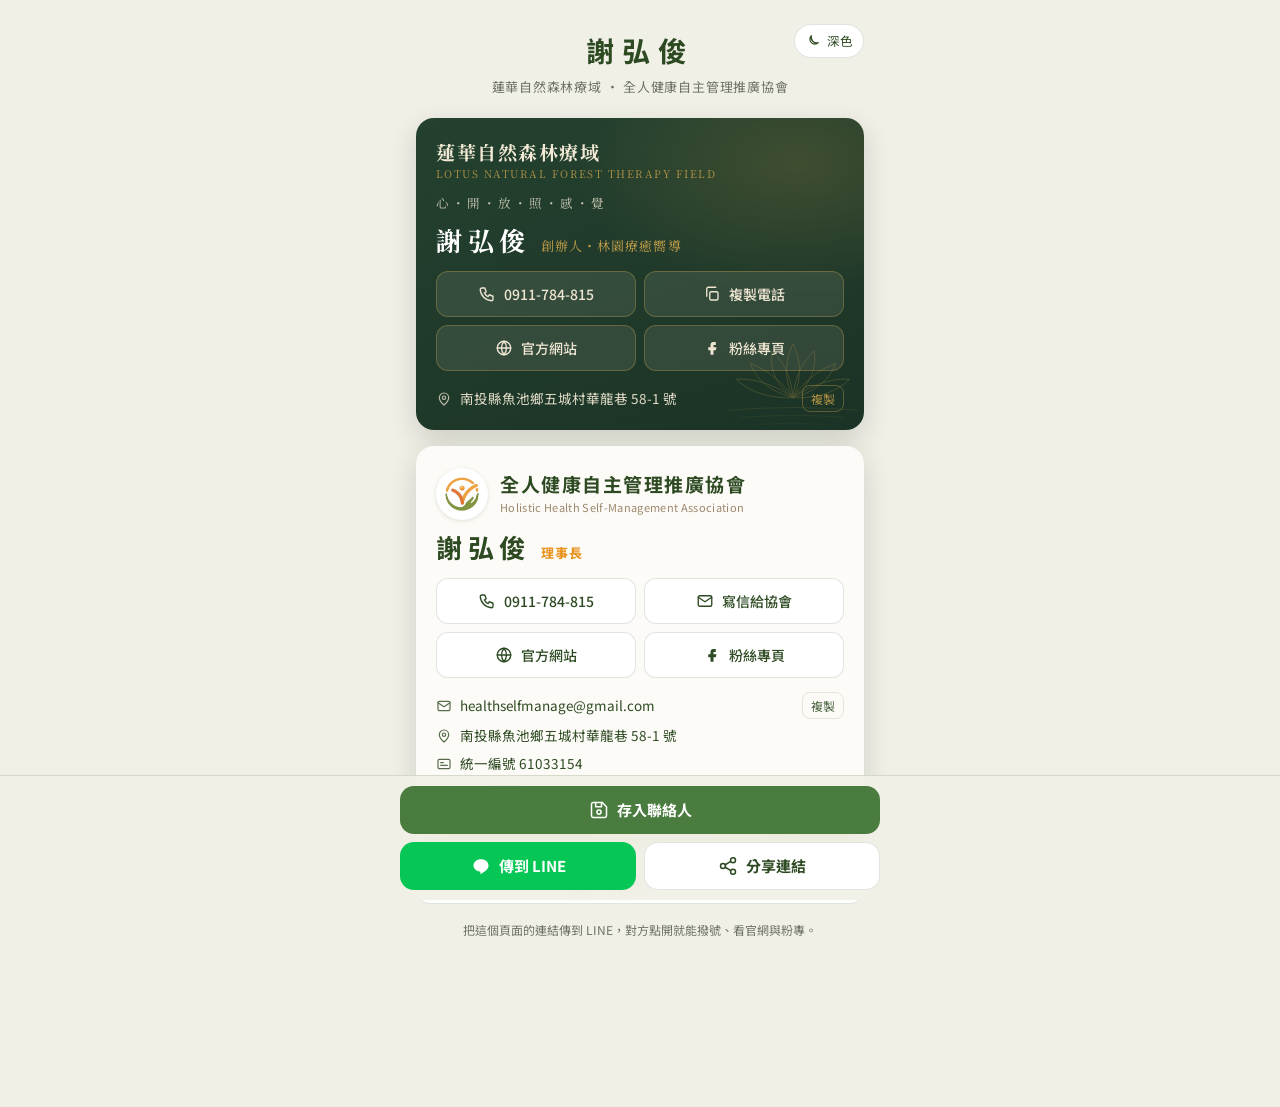
<file: card/index.html>
<!doctype html>
<html lang="zh-Hant">
<head>
<meta charset="utf-8">
<meta name="viewport" content="width=device-width, initial-scale=1, viewport-fit=cover">
<title>謝弘俊 數位名片</title>
<meta name="claude:viewport-fit-sides" content="cover">
<meta name="description" content="謝弘俊｜蓮華自然森林療域 創辦人・林園療癒嚮導／全人健康自主管理推廣協會 理事長">
<meta property="og:title" content="謝弘俊 數位名片">
<meta property="og:description" content="蓮華自然森林療域 創辦人・林園療癒嚮導／全人健康自主管理推廣協會 理事長｜0911-784-815">
<meta property="og:image" content="https://healthselfmanage.org.tw/card/og.png">
<meta property="og:url" content="https://healthselfmanage.org.tw/card/">
<meta property="og:type" content="profile">
<link rel="icon" type="image/jpeg" href="../assets/logo.jpg">
<link rel="preconnect" href="https://fonts.gstatic.com" crossorigin>
<link rel="stylesheet" href="https://fonts.googleapis.com/css2?family=Noto+Sans+TC:wght@400;500;700&family=Noto+Serif+TC:wght@500;700&display=swap">
<style>
  /* 版面：單欄、手機優先；上方姓名，下方兩張身分卡（蓮華深綠、協會米白），底部固定動作列 */
  :root {
    --bg:#f1f0e7; --fg:#2a2f26; --muted:#6d7262; --surface:#ffffff; --line:rgba(45,74,34,.14);
    --forest:#2d4a22; --forest-mid:#4a7c3f; --sun:#f5a623; --orange:#e8921c; --earth:#8b7355;
    --lotus-deep:#1b3326; --lotus-green:#24412f; --lotus-gold:#c9a24a; --lotus-cream:#efe6d2;
    --assoc-bg:#fdfbf7; --assoc-fg:#2d4a22; --assoc-muted:#6b6b5e;
    --btn-bg:#ffffff; --btn-fg:#2d4a22; --bar-bg:rgba(241,240,231,.92);
    --font-sans:"Noto Sans TC","PingFang TC","Microsoft JhengHei",system-ui,sans-serif;
    --font-serif:"Noto Serif TC","PingFang TC",serif;
  }
  @media (prefers-color-scheme: dark) { :root:not([data-theme="light"]) {
    --bg:#131813; --fg:#ebe7da; --muted:#a6ab9b; --surface:#1d241e; --line:rgba(235,231,218,.14);
    --assoc-bg:#1f2a1f; --assoc-fg:#dfe9d3; --assoc-muted:#a6ab9b;
    --btn-bg:#243126; --btn-fg:#dfe9d3; --bar-bg:rgba(19,24,19,.92); color-scheme:dark } }
  :root[data-theme="dark"] {
    --bg:#131813; --fg:#ebe7da; --muted:#a6ab9b; --surface:#1d241e; --line:rgba(235,231,218,.14);
    --assoc-bg:#1f2a1f; --assoc-fg:#dfe9d3; --assoc-muted:#a6ab9b;
    --btn-bg:#243126; --btn-fg:#dfe9d3; --bar-bg:rgba(19,24,19,.92); color-scheme:dark }

  * { box-sizing:border-box }
  body { margin:0; background:var(--bg); color:var(--fg); font-family:var(--font-sans); line-height:1.6; -webkit-font-smoothing:antialiased }
  .page { max-width:480px; margin:0 auto; padding-block:20px 168px; padding-left:max(16px, env(safe-area-inset-left, 0px)); padding-right:max(16px, env(safe-area-inset-right, 0px)); display:flex; flex-direction:column; gap:16px }

  header.top { text-align:center; padding-block:8px 4px; position:relative }
  .theme-toggle { position:absolute; right:0; top:4px; display:inline-flex; align-items:center; gap:6px; padding:6px 10px; border-radius:999px; border:1px solid var(--line); background:var(--btn-bg); color:var(--btn-fg); font:inherit; font-size:12.5px; cursor:pointer; -webkit-tap-highlight-color:transparent }
  .theme-toggle svg { width:16px; height:16px }
  .theme-toggle .ic-sun { display:none }
  :root[data-theme="dark"] .theme-toggle .ic-sun { display:block } :root[data-theme="dark"] .theme-toggle .ic-moon { display:none }
  @media (prefers-color-scheme: dark) { :root:not([data-theme="light"]) .theme-toggle .ic-sun { display:block } :root:not([data-theme="light"]) .theme-toggle .ic-moon { display:none } }
  .theme-toggle:focus-visible { outline:2px solid var(--sun); outline-offset:2px }
  header.top h1 { margin:0; font-size:28px; letter-spacing:.28em; font-weight:700; color:var(--forest) }
  :root[data-theme="dark"] header.top h1 { color:#dfe9d3 }
  @media (prefers-color-scheme: dark) { :root:not([data-theme="light"]) header.top h1 { color:#dfe9d3 } }
  header.top p { margin:4px 0 0; font-size:13px; color:var(--muted); letter-spacing:.06em }

  .card { border-radius:18px; overflow:hidden; box-shadow:0 10px 28px rgba(20,30,18,.16) }
  .card .inner { padding:22px 20px 18px; display:flex; flex-direction:column; gap:14px }
  .brand { display:flex; align-items:center; gap:12px; min-width:0 }
  .brand .t { min-width:0 }
  .brand .zh { font-size:19px; font-weight:700; letter-spacing:.08em; line-height:1.25; margin:0; text-wrap:balance }
  .brand .en { font-size:10.5px; letter-spacing:.14em; text-transform:uppercase; margin:3px 0 0; opacity:.85 }
  .who { display:flex; align-items:baseline; gap:10px; flex-wrap:wrap }
  .who .name { font-size:26px; font-weight:700; letter-spacing:.22em; line-height:1 }
  .who .title { font-size:13px; letter-spacing:.08em }
  .tagline { font-size:12.5px; letter-spacing:.2em; margin:-4px 0 0; opacity:.8 }

  .actions { display:grid; grid-template-columns:1fr 1fr; gap:8px }
  .actions a, .actions button { display:flex; align-items:center; justify-content:center; gap:8px; min-height:46px; padding:8px 6px; border-radius:12px; border:1px solid transparent; background:var(--btn-bg); color:var(--btn-fg); font:inherit; font-size:14px; font-weight:500; text-decoration:none; cursor:pointer; letter-spacing:0; white-space:nowrap; font-variant-numeric:tabular-nums; -webkit-tap-highlight-color:transparent }
  .actions .wide { grid-column:1 / -1 }
  .actions a:focus-visible, .actions button:focus-visible, .bar a:focus-visible, .bar button:focus-visible, .copy:focus-visible { outline:2px solid var(--sun); outline-offset:2px }
  .actions svg { width:18px; height:18px; flex:none }
  .fact { display:flex; align-items:center; gap:8px; font-size:13.5px; min-width:0 }
  .fact .v { min-width:0; overflow-wrap:anywhere; user-select:all }
  .fact svg { width:16px; height:16px; flex:none; opacity:.8 }
  .facts { display:flex; flex-direction:column; gap:6px }
  .copy { flex:none; margin-left:auto; border:1px solid var(--line); background:transparent; color:inherit; border-radius:8px; font:inherit; font-size:12px; padding:3px 8px; cursor:pointer; opacity:.85 }

  /* 蓮華 */
  .lotus { background:radial-gradient(ellipse 70% 60% at 85% 15%, rgba(201,162,74,.18), transparent 70%), linear-gradient(160deg, var(--lotus-green), var(--lotus-deep)); color:var(--lotus-cream); font-family:var(--font-serif); position:relative }
  .lotus .art { position:absolute; right:-14px; bottom:-26px; width:170px; height:auto; opacity:.3; pointer-events:none }
  .lotus .brand .zh { color:#f3ead6 }
  .lotus .brand .en { color:var(--lotus-gold) }
  .lotus .who .name { color:#fff }
  .lotus .who .title { color:var(--lotus-gold) }
  .lotus .actions a, .lotus .actions button { background:rgba(239,230,210,.1); color:var(--lotus-cream); border-color:rgba(201,162,74,.35); font-family:var(--font-sans) }
  .lotus .fact { font-family:var(--font-sans); color:rgba(243,234,214,.92) }
  .lotus .copy { border-color:rgba(201,162,74,.45); color:var(--lotus-gold) }

  /* 協會 */
  .assoc { background:var(--assoc-bg); color:var(--assoc-fg); position:relative }
  .assoc .hills { position:absolute; left:0; right:0; bottom:0; width:100%; height:26px; display:block; pointer-events:none }
  .assoc .inner { padding-bottom:30px }
  .assoc .logo { flex:none; width:52px; height:52px; border-radius:50%; background:#fff; display:grid; place-items:center; overflow:hidden; box-shadow:0 1px 4px rgba(45,74,34,.15) }
  .assoc .logo img { width:46px; height:auto; display:block }
  .assoc .brand .en { color:var(--earth); text-transform:none; letter-spacing:.03em; font-size:11px }
  .assoc .who .name { color:var(--assoc-fg) }
  .assoc .who .title { color:var(--orange); font-weight:700 }
  .assoc .fact { color:var(--assoc-fg) }
  .assoc .slogan { color:var(--sun); font-weight:700; letter-spacing:.3em; font-size:13px; margin:0 }
  .assoc .actions a, .assoc .actions button { border-color:var(--line) }

  .personal .logo { width:auto; min-width:52px; max-width:96px; height:52px; border-radius:12px; padding:4px 8px; }
  .personal .logo img { width:auto; height:44px; max-width:80px; }
  .personal .name-en { font-size:12.5px; letter-spacing:.12em; color:var(--earth); margin:-6px 0 0; }
  .personal .brand .en { text-transform:none; letter-spacing:.04em; font-size:11px; color:var(--earth); }
  /* QR 區 */
  details.qr { border:1px solid var(--line); border-radius:14px; background:var(--surface); overflow:hidden }
  details.qr summary { cursor:pointer; padding:12px 16px; font-weight:500; font-size:14.5px; list-style:none; display:flex; align-items:center; gap:8px }
  details.qr summary::-webkit-details-marker { display:none }
  details.qr summary svg { width:18px; height:18px; flex:none; color:var(--forest-mid) }
  details.qr summary::after { content:"＋"; margin-left:auto; color:var(--muted) }
  details.qr[open] summary::after { content:"－" }
  .qr-grid { display:grid; grid-template-columns:repeat(2, 1fr); gap:12px; padding:4px 16px 16px }
  .qr-grid figure { margin:0; text-align:center; font-size:12px; color:var(--muted) }
  .qr-grid .tile { background:#fff; border-radius:10px; padding:8px; aspect-ratio:1; max-width:100% }
  .qr-grid svg { width:100%; height:100%; display:block }
  .qr-grid figcaption { margin-top:6px; line-height:1.3 }
  .qr-grid figcaption b { display:block; color:var(--fg); font-weight:500 }

  footer.note { font-size:12px; color:var(--muted); text-align:center; line-height:1.6 }

  .bar { position:fixed; left:0; right:0; bottom:0; background:var(--bar-bg); backdrop-filter:blur(10px); -webkit-backdrop-filter:blur(10px); border-top:1px solid var(--line); padding-top:10px; padding-bottom:calc(10px + env(safe-area-inset-bottom, 0px)); padding-left:max(16px, env(safe-area-inset-left, 0px)); padding-right:max(16px, env(safe-area-inset-right, 0px)) }
  .bar .row { max-width:480px; margin:0 auto; display:grid; grid-template-columns:1fr 1fr; gap:8px }
  .bar a, .bar button { display:flex; align-items:center; justify-content:center; gap:8px; min-height:48px; border-radius:14px; font:inherit; font-size:15px; font-weight:700; text-decoration:none; cursor:pointer; border:0; -webkit-tap-highlight-color:transparent }
  .bar .primary { background:var(--forest-mid); color:#fff; grid-column:1 / -1 }
  .bar .line { background:#06C755; color:#fff }
  .bar .ghost { background:var(--btn-bg); color:var(--btn-fg); border:1px solid var(--line) }
  .bar svg { width:20px; height:20px; flex:none }
  .toast { position:fixed; left:50%; bottom:calc(84px + env(safe-area-inset-bottom, 0px)); transform:translateX(-50%); background:var(--forest); color:#fff; padding:8px 16px; border-radius:999px; font-size:13.5px; opacity:0; pointer-events:none; transition:opacity .2s }
  .toast.show { opacity:1 }
  @media (prefers-reduced-motion: reduce) { .toast { transition:none } }
</style>

</head>
<body>
<main class="page">
  <header class="top">
    <button type="button" class="theme-toggle" id="theme-toggle" aria-label="切換深色或淺色底圖">
      <svg class="ic-moon" viewBox="0 0 24 24" fill="none" stroke="currentColor" stroke-width="1.8" stroke-linecap="round" stroke-linejoin="round" aria-hidden="true"><path d="M20 14.5A8.5 8.5 0 0 1 9.5 4a7 7 0 1 0 10.5 10.5z"/></svg>
      <svg class="ic-sun" viewBox="0 0 24 24" fill="none" stroke="currentColor" stroke-width="1.8" stroke-linecap="round" stroke-linejoin="round" aria-hidden="true"><circle cx="12" cy="12" r="4"/><path d="M12 2v2M12 20v2M4.9 4.9l1.4 1.4M17.7 17.7l1.4 1.4M2 12h2M20 12h2M4.9 19.1l1.4-1.4M17.7 6.3l1.4-1.4"/></svg>
      <span class="theme-label">深色</span>
    </button>
    <h1>謝弘俊</h1>
    <p>蓮華自然森林療域 ・ 全人健康自主管理推廣協會</p>
  </header>

  <!--A:lotus-->
  <section class="card lotus" aria-labelledby="lotus-h">
    <svg class="art" viewBox="0 0 240 200" fill="none" stroke="#c9a24a" stroke-width="1.1" stroke-linecap="round" stroke-linejoin="round" aria-hidden="true">
      <path d="M120 118 C 108 96, 108 66, 120 42 C 132 66, 132 96, 120 118 Z"/><path d="M120 118 C 100 104, 86 82, 90 52 C 110 70, 118 94, 120 118 Z"/><path d="M120 118 C 140 104, 154 82, 150 52 C 130 70, 122 94, 120 118 Z"/><path d="M120 118 C 96 112, 70 98, 60 70 C 88 80, 108 100, 120 118 Z"/><path d="M120 118 C 144 112, 170 98, 180 70 C 152 80, 132 100, 120 118 Z"/><path d="M120 118 C 92 120, 60 112, 40 92 C 70 90, 100 104, 120 118 Z"/><path d="M120 118 C 148 120, 180 112, 200 92 C 170 90, 140 104, 120 118 Z"/>
      <g opacity=".55"><path d="M30 136 Q 120 128, 210 136"/><path d="M48 146 Q 120 140, 192 146" opacity=".7"/><path d="M70 156 Q 120 152, 170 156" opacity=".45"/></g>
    </svg>
    <div class="inner">
      <div class="brand"><div class="t"><h2 class="zh" id="lotus-h">蓮華自然森林療域</h2><p class="en">Lotus Natural Forest Therapy Field</p></div></div>
      <p class="tagline">心・開・放・照・感・覺</p>
      <div class="who"><span class="name">謝弘俊</span><span class="title">創辦人・林園療癒嚮導</span></div>
      <div class="actions">
        <a href="tel:+886911784815" id="lotus-tel"><svg viewBox="0 0 24 24" fill="none" stroke="currentColor" stroke-width="1.8" stroke-linecap="round" stroke-linejoin="round" aria-hidden="true"><path d="M5 4h4l2 5-2.5 1.5a11 11 0 0 0 5 5L15 13l5 2v4a2 2 0 0 1-2 2A16 16 0 0 1 3 6a2 2 0 0 1 2-2z"/></svg>0911-784-815</a>
        <button type="button" class="js-copy" data-copy="0911-784-815" id="lotus-copy"><svg viewBox="0 0 24 24" fill="none" stroke="currentColor" stroke-width="1.8" stroke-linecap="round" stroke-linejoin="round" aria-hidden="true"><rect x="9" y="9" width="11" height="11" rx="2"/><path d="M5 15V5a2 2 0 0 1 2-2h10"/></svg>複製電話</button>
        <a href="https://lotusforest.tw/" target="_blank" rel="noopener"><svg viewBox="0 0 24 24" fill="none" stroke="currentColor" stroke-width="1.8" stroke-linecap="round" stroke-linejoin="round" aria-hidden="true"><circle cx="12" cy="12" r="9"/><path d="M3 12h18M12 3a14 14 0 0 1 0 18M12 3a14 14 0 0 0 0 18"/></svg>官方網站</a>
        <a href="https://www.facebook.com/share/1EuDuPv4ck/" target="_blank" rel="noopener"><svg viewBox="0 0 24 24" fill="none" stroke="currentColor" stroke-width="1.8" stroke-linecap="round" stroke-linejoin="round" aria-hidden="true"><path d="M14 8h3V4h-3a4 4 0 0 0-4 4v3H7v4h3v6h4v-6h3l1-4h-4V8z" fill="currentColor" stroke="none"/></svg>粉絲專頁</a>
      </div>
      <div class="facts">
        <div class="fact"><svg viewBox="0 0 24 24" fill="none" stroke="currentColor" stroke-width="1.8" stroke-linecap="round" stroke-linejoin="round" aria-hidden="true"><path d="M12 21s-7-6.2-7-11a7 7 0 0 1 14 0c0 4.8-7 11-7 11z"/><circle cx="12" cy="10" r="2.5"/></svg><span class="v">南投縣魚池鄉五城村華龍巷 58-1 號</span><button type="button" class="copy js-copy" data-copy="南投縣魚池鄉五城村華龍巷 58-1 號" id="lotus-addr-copy">複製</button></div>
      </div>
    </div>
  </section>
  <!--/A:lotus-->

  

  <!-- 全人健康自主管理推廣協會 -->
  <section class="card assoc" aria-labelledby="assoc-h">
    <div class="inner">
      <div class="brand">
        <div class="logo"><img src="[data-uri]" alt="協會標誌"></div>
        <div class="t"><h2 class="zh" id="assoc-h">全人健康自主管理推廣協會</h2><p class="en">Holistic Health Self-Management Association</p></div>
      </div>
      <div class="who"><span class="name">謝弘俊</span><span class="title">理事長</span></div>
      <div class="actions">
        <a href="tel:+886911784815" id="assoc-tel"><svg viewBox="0 0 24 24" fill="none" stroke="currentColor" stroke-width="1.8" stroke-linecap="round" stroke-linejoin="round" aria-hidden="true"><path d="M5 4h4l2 5-2.5 1.5a11 11 0 0 0 5 5L15 13l5 2v4a2 2 0 0 1-2 2A16 16 0 0 1 3 6a2 2 0 0 1 2-2z"/></svg>0911-784-815</a>
        <a href="mailto:healthselfmanage@gmail.com" id="assoc-mail"><svg viewBox="0 0 24 24" fill="none" stroke="currentColor" stroke-width="1.8" stroke-linecap="round" stroke-linejoin="round" aria-hidden="true"><rect x="3" y="5" width="18" height="14" rx="2"/><path d="m3 7 9 6 9-6"/></svg>寫信給協會</a>
        <a href="https://healthselfmanage.org.tw/" target="_blank" rel="noopener"><svg viewBox="0 0 24 24" fill="none" stroke="currentColor" stroke-width="1.8" stroke-linecap="round" stroke-linejoin="round" aria-hidden="true"><circle cx="12" cy="12" r="9"/><path d="M3 12h18M12 3a14 14 0 0 1 0 18M12 3a14 14 0 0 0 0 18"/></svg>官方網站</a>
        <a href="https://www.facebook.com/share/18GL73YHi4/" target="_blank" rel="noopener"><svg viewBox="0 0 24 24" fill="none" stroke="currentColor" stroke-width="1.8" stroke-linecap="round" stroke-linejoin="round" aria-hidden="true"><path d="M14 8h3V4h-3a4 4 0 0 0-4 4v3H7v4h3v6h4v-6h3l1-4h-4V8z" fill="currentColor" stroke="none"/></svg>粉絲專頁</a>
      </div>
      <div class="facts">
        <div class="fact"><svg viewBox="0 0 24 24" fill="none" stroke="currentColor" stroke-width="1.8" stroke-linecap="round" stroke-linejoin="round" aria-hidden="true"><rect x="3" y="5" width="18" height="14" rx="2"/><path d="m3 7 9 6 9-6"/></svg><span class="v">healthselfmanage@gmail.com</span><button type="button" class="copy js-copy" data-copy="healthselfmanage@gmail.com" id="assoc-mail-copy">複製</button></div>
        <div class="fact"><svg viewBox="0 0 24 24" fill="none" stroke="currentColor" stroke-width="1.8" stroke-linecap="round" stroke-linejoin="round" aria-hidden="true"><path d="M12 21s-7-6.2-7-11a7 7 0 0 1 14 0c0 4.8-7 11-7 11z"/><circle cx="12" cy="10" r="2.5"/></svg><span class="v">南投縣魚池鄉五城村華龍巷 58-1 號</span></div>
        <div class="fact"><svg viewBox="0 0 24 24" fill="none" stroke="currentColor" stroke-width="1.8" stroke-linecap="round" stroke-linejoin="round" aria-hidden="true"><rect x="3" y="5" width="18" height="14" rx="2"/><path d="M7 10h4M7 14h10"/></svg><span class="v">統一編號 61033154</span></div>
      </div>
      <p class="slogan">做自己健康的主人</p>
    </div>
    <svg class="hills" viewBox="0 0 960 60" preserveAspectRatio="none" aria-hidden="true">
      <path d="M0 30 Q 180 0, 360 22 T 720 16 T 960 20 L960 60 L0 60 Z" fill="#a3be5c" opacity=".55"/>
      <path d="M0 42 Q 200 26, 400 38 T 960 34 L960 60 L0 60 Z" fill="#6b8c2a" opacity=".85"/>
      <path d="M0 54 L960 54 L960 60 L0 60 Z" fill="#e8921c"/>
    </svg>
  </section>

  <details class="qr" id="qr-panel">
    <summary><svg viewBox="0 0 24 24" fill="none" stroke="currentColor" stroke-width="1.8" stroke-linecap="round" stroke-linejoin="round" aria-hidden="true"><rect x="3" y="3" width="7" height="7"/><rect x="14" y="3" width="7" height="7"/><rect x="3" y="14" width="7" height="7"/><path d="M14 14h3v3h-3zM20 14v7h-3"/></svg>出示 QR code（讓對方掃描）</summary>
    <div class="qr-grid">
      <!--A:lotus--><figure><div class="tile"><svg xmlns="http://www.w3.org/2000/svg" viewBox="0 0 25 25" shape-rendering="crispEdges"><path stroke="#1b3326" d="M0 0.5h7m1 0h2m2 0h2m4 0h7M0 1.5h1m5 0h1m1 0h1m1 0h3m1 0h1m1 0h1m1 0h1m5 0h1M0 2.5h1m1 0h3m1 0h1m1 0h2m3 0h3m2 0h1m1 0h3m1 0h1M0 3.5h1m1 0h3m1 0h1m2 0h1m1 0h3m2 0h1m1 0h1m1 0h3m1 0h1M0 4.5h1m1 0h3m1 0h1m1 0h4m4 0h1m1 0h1m1 0h3m1 0h1M0 5.5h1m5 0h1m5 0h1m1 0h1m1 0h1m1 0h1m5 0h1M0 6.5h7m1 0h1m1 0h1m1 0h1m1 0h1m1 0h1m1 0h7M9 7.5h1m1 0h1m1 0h3M0 8.5h1m2 0h6m3 0h1m2 0h1m1 0h1m2 0h1m1 0h3M5 9.5h1m1 0h1m4 0h4m3 0h5M0 10.5h3m1 0h3m1 0h4m1 0h1m1 0h2m3 0h2m2 0h1M1 11.5h1m2 0h2m1 0h1m2 0h3m2 0h1m3 0h6M0 12.5h4m2 0h1m1 0h2m2 0h1m3 0h1m1 0h2m4 0h1M0 13.5h1m1 0h1m1 0h2m7 0h1m1 0h3m2 0h1m2 0h1M0 14.5h3m3 0h2m1 0h10m1 0h5M0 15.5h1m2 0h1m1 0h1m1 0h1m3 0h1m2 0h2m2 0h2m1 0h2m1 0h1M0 16.5h1m3 0h3m3 0h1m2 0h1m1 0h6m1 0h2M8 17.5h2m1 0h2m1 0h1m1 0h1m3 0h1m1 0h2M0 18.5h7m1 0h2m1 0h1m4 0h1m1 0h1m1 0h1m3 0h1M0 19.5h1m5 0h1m1 0h2m2 0h2m1 0h2m3 0h1m2 0h1M0 20.5h1m1 0h3m1 0h1m1 0h1m3 0h1m2 0h6m2 0h2M0 21.5h1m1 0h3m1 0h1m1 0h3m2 0h3m1 0h2m4 0h2M0 22.5h1m1 0h3m1 0h1m2 0h2m1 0h2m1 0h1m4 0h5M0 23.5h1m5 0h1m2 0h2m3 0h2m2 0h3m1 0h3M0 24.5h7m1 0h1m3 0h3m1 0h1m1 0h1m2 0h1m2 0h1"/></svg>
</div><figcaption><b>蓮華 官網</b>lotusforest.tw</figcaption></figure>
      <figure><div class="tile"><svg xmlns="http://www.w3.org/2000/svg" viewBox="0 0 29 29" shape-rendering="crispEdges"><path stroke="#1b3326" d="M0 0.5h7m3 0h3m1 0h7m1 0h7M0 1.5h1m5 0h1m3 0h2m3 0h3m2 0h1m1 0h1m5 0h1M0 2.5h1m1 0h3m1 0h1m1 0h1m1 0h3m2 0h2m2 0h1m2 0h1m1 0h3m1 0h1M0 3.5h1m1 0h3m1 0h1m1 0h1m3 0h6m4 0h1m1 0h3m1 0h1M0 4.5h1m1 0h3m1 0h1m1 0h3m1 0h1m1 0h1m1 0h5m1 0h1m1 0h3m1 0h1M0 5.5h1m5 0h1m1 0h1m2 0h1m1 0h3m6 0h1m5 0h1M0 6.5h7m1 0h1m1 0h1m1 0h1m1 0h1m1 0h1m1 0h1m1 0h1m1 0h7M8 7.5h1m1 0h1m4 0h2m2 0h2M0 8.5h1m1 0h5m6 0h1m1 0h1m1 0h3m2 0h5M0 9.5h1m1 0h1m1 0h2m2 0h2m1 0h2m1 0h6m1 0h4m3 0h1M0 10.5h1m3 0h3m2 0h4m1 0h4m2 0h1M0 11.5h3m2 0h1m2 0h1m1 0h1m1 0h1m2 0h2m2 0h1m1 0h3m1 0h1m1 0h1M0 12.5h1m1 0h1m1 0h1m1 0h1m3 0h1m2 0h5m1 0h1m5 0h2M3 13.5h1m1 0h1m3 0h1m2 0h1m3 0h1m2 0h4m1 0h1m3 0h1M0 14.5h3m1 0h1m1 0h1m1 0h2m3 0h1m1 0h4m1 0h2m1 0h1m1 0h2M2 15.5h1m1 0h1m2 0h1m2 0h2m2 0h3m2 0h2m2 0h2m2 0h1M1 16.5h3m2 0h1m1 0h4m1 0h3m1 0h1m1 0h1m3 0h1m1 0h2M0 17.5h1m1 0h4m1 0h1m2 0h2m1 0h1m1 0h10m1 0h1m1 0h1M0 18.5h1m1 0h2m2 0h2m1 0h1m1 0h1m1 0h1m1 0h2m1 0h1m1 0h2m1 0h1m2 0h1M0 19.5h1m3 0h1m2 0h1m1 0h1m1 0h2m1 0h2m2 0h3m1 0h3m2 0h1M0 20.5h1m1 0h2m1 0h5m3 0h1m1 0h3m1 0h6m1 0h3M8 21.5h3m1 0h2m4 0h1m1 0h1m3 0h5M0 22.5h7m3 0h2m1 0h4m1 0h3m1 0h1m1 0h3M0 23.5h1m5 0h1m1 0h1m2 0h1m2 0h1m1 0h1m2 0h2m3 0h1m2 0h2M0 24.5h1m1 0h3m1 0h1m1 0h1m2 0h1m5 0h1m2 0h5m1 0h3M0 25.5h1m1 0h3m1 0h1m1 0h1m3 0h2m6 0h1m2 0h1m1 0h4M0 26.5h1m1 0h3m1 0h1m1 0h1m2 0h8m2 0h7M0 27.5h1m5 0h1m3 0h2m3 0h2m1 0h1m1 0h1m2 0h1m1 0h1m1 0h1M0 28.5h7m1 0h2m4 0h2m1 0h1m1 0h1m3 0h4"/></svg>
</div><figcaption><b>蓮華 粉專</b>Facebook</figcaption></figure><!--/A:lotus-->
      
      <figure><div class="tile"><svg xmlns="http://www.w3.org/2000/svg" viewBox="0 0 29 29" shape-rendering="crispEdges"><path stroke="#1b3326" d="M0 0.5h7m1 0h2m8 0h1m3 0h7M0 1.5h1m5 0h1m2 0h1m2 0h1m3 0h2m1 0h1m2 0h1m5 0h1M0 2.5h1m1 0h3m1 0h1m2 0h2m1 0h2m1 0h4m3 0h1m1 0h3m1 0h1M0 3.5h1m1 0h3m1 0h1m1 0h4m2 0h3m1 0h1m3 0h1m1 0h3m1 0h1M0 4.5h1m1 0h3m1 0h1m1 0h1m2 0h4m1 0h1m1 0h1m3 0h1m1 0h3m1 0h1M0 5.5h1m5 0h1m1 0h1m1 0h2m1 0h3m3 0h2m1 0h1m5 0h1M0 6.5h7m1 0h1m1 0h1m1 0h1m1 0h1m1 0h1m1 0h1m1 0h1m1 0h7M8 7.5h1m5 0h1m2 0h4M0 8.5h1m3 0h1m1 0h3m1 0h2m1 0h6m1 0h6m2 0h1M2 9.5h1m4 0h1m1 0h4m4 0h2m2 0h8M1 10.5h3m2 0h1m1 0h2m1 0h1m1 0h3m2 0h1m1 0h1m1 0h2m4 0h1M4 11.5h1m4 0h1m2 0h2m1 0h3m3 0h2m1 0h2m1 0h2M0 12.5h1m1 0h2m1 0h2m1 0h4m1 0h1m3 0h1m1 0h3m5 0h1M2 13.5h2m4 0h7m1 0h3m3 0h7M2 14.5h1m2 0h3m2 0h2m4 0h1m1 0h1m1 0h2m3 0h2m1 0h1M0 15.5h2m1 0h1m1 0h1m1 0h1m1 0h2m3 0h1m2 0h2m1 0h4m3 0h2M1 16.5h2m1 0h1m1 0h2m2 0h1m1 0h4m1 0h1m2 0h2m5 0h1M0 17.5h1m2 0h1m1 0h1m4 0h1m10 0h5m1 0h2M3 18.5h1m1 0h4m1 0h1m2 0h3m5 0h2m3 0h1m1 0h1M3 19.5h3m3 0h1m1 0h1m1 0h1m3 0h1m1 0h2m6 0h2M0 20.5h3m3 0h2m3 0h1m1 0h1m1 0h1m1 0h1m1 0h7m2 0h1M8 21.5h3m1 0h4m2 0h3m3 0h1m3 0h1M0 22.5h7m1 0h1m1 0h1m4 0h1m2 0h3m1 0h1m1 0h3m1 0h1M0 23.5h1m5 0h1m7 0h1m2 0h4m3 0h1m2 0h2M0 24.5h1m1 0h3m1 0h1m1 0h2m1 0h1m1 0h2m1 0h10M0 25.5h1m1 0h3m1 0h1m2 0h3m3 0h7m6 0h1M0 26.5h1m1 0h3m1 0h1m2 0h1m1 0h6m1 0h4m3 0h4M0 27.5h1m5 0h1m2 0h1m1 0h1m2 0h2m1 0h1m2 0h1m1 0h2m1 0h1m1 0h2M0 28.5h7m1 0h1m4 0h1m2 0h2m2 0h2m3 0h1m1 0h1"/></svg>
</div><figcaption><b>協會 官網</b>healthselfmanage.org.tw</figcaption></figure>
      <figure><div class="tile"><svg xmlns="http://www.w3.org/2000/svg" viewBox="0 0 29 29" shape-rendering="crispEdges"><path stroke="#1b3326" d="M0 0.5h7m3 0h1m4 0h5m2 0h7M0 1.5h1m5 0h1m2 0h1m3 0h1m1 0h1m2 0h1m1 0h1m1 0h1m5 0h1M0 2.5h1m1 0h3m1 0h1m3 0h3m1 0h2m1 0h1m1 0h1m2 0h1m1 0h3m1 0h1M0 3.5h1m1 0h3m1 0h1m2 0h1m2 0h5m1 0h2m2 0h1m1 0h3m1 0h1M0 4.5h1m1 0h3m1 0h1m2 0h1m1 0h2m2 0h1m1 0h2m3 0h1m1 0h3m1 0h1M0 5.5h1m5 0h1m1 0h1m2 0h5m2 0h3m1 0h1m5 0h1M0 6.5h7m1 0h1m1 0h1m1 0h1m1 0h1m1 0h1m1 0h1m1 0h1m1 0h7M11 7.5h2m1 0h2m1 0h4M0 8.5h1m2 0h1m1 0h2m1 0h1m1 0h3m1 0h3m1 0h2m1 0h1m1 0h1M1 9.5h3m3 0h1m4 0h1m2 0h2m4 0h2m2 0h1m2 0h1M0 10.5h1m1 0h9m1 0h3m1 0h2m1 0h1m1 0h1m3 0h3M1 11.5h2m2 0h1m2 0h4m1 0h2m1 0h1m1 0h1m1 0h5m1 0h2M4 12.5h4m1 0h1m1 0h3m2 0h2m1 0h4m2 0h1m1 0h2M10 13.5h2m1 0h1m1 0h1m1 0h5m1 0h1M0 14.5h1m1 0h1m1 0h5m2 0h2m3 0h1m1 0h1m1 0h1m1 0h1m2 0h4M0 15.5h1m4 0h1m1 0h2m1 0h1m2 0h3m1 0h2m1 0h1m4 0h1m1 0h1M0 16.5h1m1 0h2m2 0h3m1 0h2m2 0h4m2 0h2m1 0h1m3 0h1M1 17.5h1m1 0h1m8 0h2m3 0h1m3 0h3m1 0h1m2 0h1M0 18.5h1m1 0h3m1 0h1m2 0h4m5 0h1m3 0h2m3 0h2M7 19.5h1m2 0h2m3 0h3m1 0h2m6 0h2M0 20.5h1m2 0h1m1 0h2m1 0h4m1 0h1m5 0h6m1 0h1M8 21.5h1m3 0h1m4 0h1m1 0h2m3 0h1m1 0h3M0 22.5h7m3 0h3m3 0h1m1 0h1m1 0h1m1 0h1m1 0h1m2 0h1M0 23.5h1m5 0h1m1 0h2m1 0h3m2 0h1m1 0h1m1 0h1m3 0h5M0 24.5h1m1 0h3m1 0h1m2 0h2m1 0h1m1 0h4m2 0h5M0 25.5h1m1 0h3m1 0h1m1 0h3m1 0h2m2 0h3m1 0h1m1 0h1m1 0h4M0 26.5h1m1 0h3m1 0h1m2 0h2m1 0h2m4 0h1m5 0h3m1 0h1M0 27.5h1m5 0h1m3 0h1m3 0h4m1 0h2m3 0h1m2 0h1M0 28.5h7m1 0h1m2 0h1m2 0h1m2 0h1m2 0h2m1 0h2m2 0h1"/></svg>
</div><figcaption><b>協會 粉專</b>Facebook</figcaption></figure>
    </div>
  </details>

  <footer class="note">把這個頁面的連結傳到 LINE，對方點開就能撥號、看官網與粉專。</footer>
</main>

<div class="bar">
  <div class="row">
    <button type="button" class="primary" id="vcard-btn"><svg viewBox="0 0 24 24" fill="none" stroke="currentColor" stroke-width="1.8" stroke-linecap="round" stroke-linejoin="round" aria-hidden="true"><path d="M16 3H5a2 2 0 0 0-2 2v14a2 2 0 0 0 2 2h14a2 2 0 0 0 2-2V8z"/><path d="M8 3v5h7V3M12 12a2.5 2.5 0 1 0 0 5 2.5 2.5 0 0 0 0-5z"/></svg>存入聯絡人</button>
    <a class="line" id="share-line" href="https://social-plugins.line.me/lineit/share?url=" target="_blank" rel="noopener"><svg viewBox="0 0 24 24" fill="none" stroke="currentColor" stroke-width="1.8" stroke-linecap="round" stroke-linejoin="round" aria-hidden="true"><path d="M12 4C7 4 3 7.3 3 11.3c0 3.6 3.2 6.6 7.5 7.2.3.1.7.2.8.5.1.3 0 .8 0 1.1l-.1.8c0 .2-.2.9.8.5s5.1-3 7-5.2c1.3-1.4 2-2.9 2-4.9C21 7.3 17 4 12 4z" fill="currentColor" stroke="none"/></svg>傳到 LINE</a>
    <button type="button" class="ghost" id="share-btn"><svg viewBox="0 0 24 24" fill="none" stroke="currentColor" stroke-width="1.8" stroke-linecap="round" stroke-linejoin="round" aria-hidden="true"><circle cx="18" cy="5" r="3"/><circle cx="6" cy="12" r="3"/><circle cx="18" cy="19" r="3"/><path d="m8.6 13.5 6.8 4M15.4 6.5l-6.8 4"/></svg>分享連結</button>
  </div>
</div>
<div class="toast" id="toast" role="status" aria-live="polite"></div>

<script>
(function () {
  var toast = document.getElementById('toast'), timer;
  function say(msg) { toast.textContent = msg; toast.classList.add('show'); clearTimeout(timer); timer = setTimeout(function () { toast.classList.remove('show'); }, 1800); }
  function selectText(el) { try { var r = document.createRange(); r.selectNodeContents(el); var s = window.getSelection(); s.removeAllRanges(); s.addRange(r); } catch (e) {} }
  function copyText(text, el) {
    if (navigator.clipboard && navigator.clipboard.writeText) {
      navigator.clipboard.writeText(text).then(function () { say('已複製：' + text); }, function () { if (el) selectText(el); say('請長按選取後複製'); });
    } else { if (el) selectText(el); say('請長按選取後複製'); }
  }
  Array.prototype.forEach.call(document.querySelectorAll('.js-copy'), function (b) {
    b.addEventListener('click', function () { var v = b.previousElementSibling; copyText(b.getAttribute('data-copy'), v && v.classList.contains('v') ? v : null); });
  });
  var root = document.documentElement, tbtn = document.getElementById('theme-toggle'), tlabel = tbtn.querySelector('.theme-label');
  function isDark() { var t = root.getAttribute('data-theme'); if (t) return t === 'dark'; return window.matchMedia && window.matchMedia('(prefers-color-scheme: dark)').matches; }
  function applyTheme(t) { if (t) root.setAttribute('data-theme', t); else root.removeAttribute('data-theme'); tlabel.textContent = isDark() ? '淺色' : '深色'; }
  var savedTheme = null; try { savedTheme = localStorage.getItem('card-theme'); } catch (e) {}
  applyTheme(savedTheme === 'dark' || savedTheme === 'light' ? savedTheme : null);
  tbtn.addEventListener('click', function () { var next = isDark() ? 'light' : 'dark'; applyTheme(next); try { localStorage.setItem('card-theme', next); } catch (e) {} });
  var url = location.href.split('#')[0];
  var lineLink = document.getElementById('share-line');
  lineLink.href = 'https://social-plugins.line.me/lineit/share?url=' + encodeURIComponent(url);
  document.getElementById('share-btn').addEventListener('click', function () {
    var data = { title: '謝弘俊 數位名片', text: '謝弘俊｜蓮華自然森林療域 創辦人・林園療癒嚮導／全人健康自主管理推廣協會 理事長', url: url };
    if (navigator.share) { navigator.share(data).catch(function () { copyText(url, null); }); }
    else { copyText(url, null); }
  });
  var vb = document.getElementById('vcard-btn');
  if (vb) vb.addEventListener('click', function () {
    var blob = new Blob(["BEGIN:VCARD\r\nVERSION:3.0\r\nN:謝;弘俊;;;\r\nFN:謝弘俊\r\nORG:蓮華自然森林療域；全人健康自主管理推廣協會\r\nTITLE:創辦人・林園療癒嚮導／理事長\r\nTEL;TYPE=CELL,VOICE:+886911784815\r\nEMAIL;TYPE=INTERNET:healthselfmanage@gmail.com\r\nADR;TYPE=WORK:;;華龍巷 58-1 號;魚池鄉五城村;南投縣;555;台灣\r\nURL:https://lotusforest.tw/\r\nURL:https://healthselfmanage.org.tw/\r\nNOTE:蓮華粉專 https://www.facebook.com/share/1EuDuPv4ck/  協會粉專 https://www.facebook.com/share/18GL73YHi4/\r\nEND:VCARD"], { type: 'text/vcard;charset=utf-8' });
    var a = document.createElement('a'); a.href = URL.createObjectURL(blob); a.download = "謝弘俊.vcf"; document.body.appendChild(a); a.click();
    setTimeout(function () { URL.revokeObjectURL(a.href); a.remove(); }, 1000); say('已產生聯絡人檔案，請依手機提示加入');
  });
})();
</script>

</body>
</html>
</file>
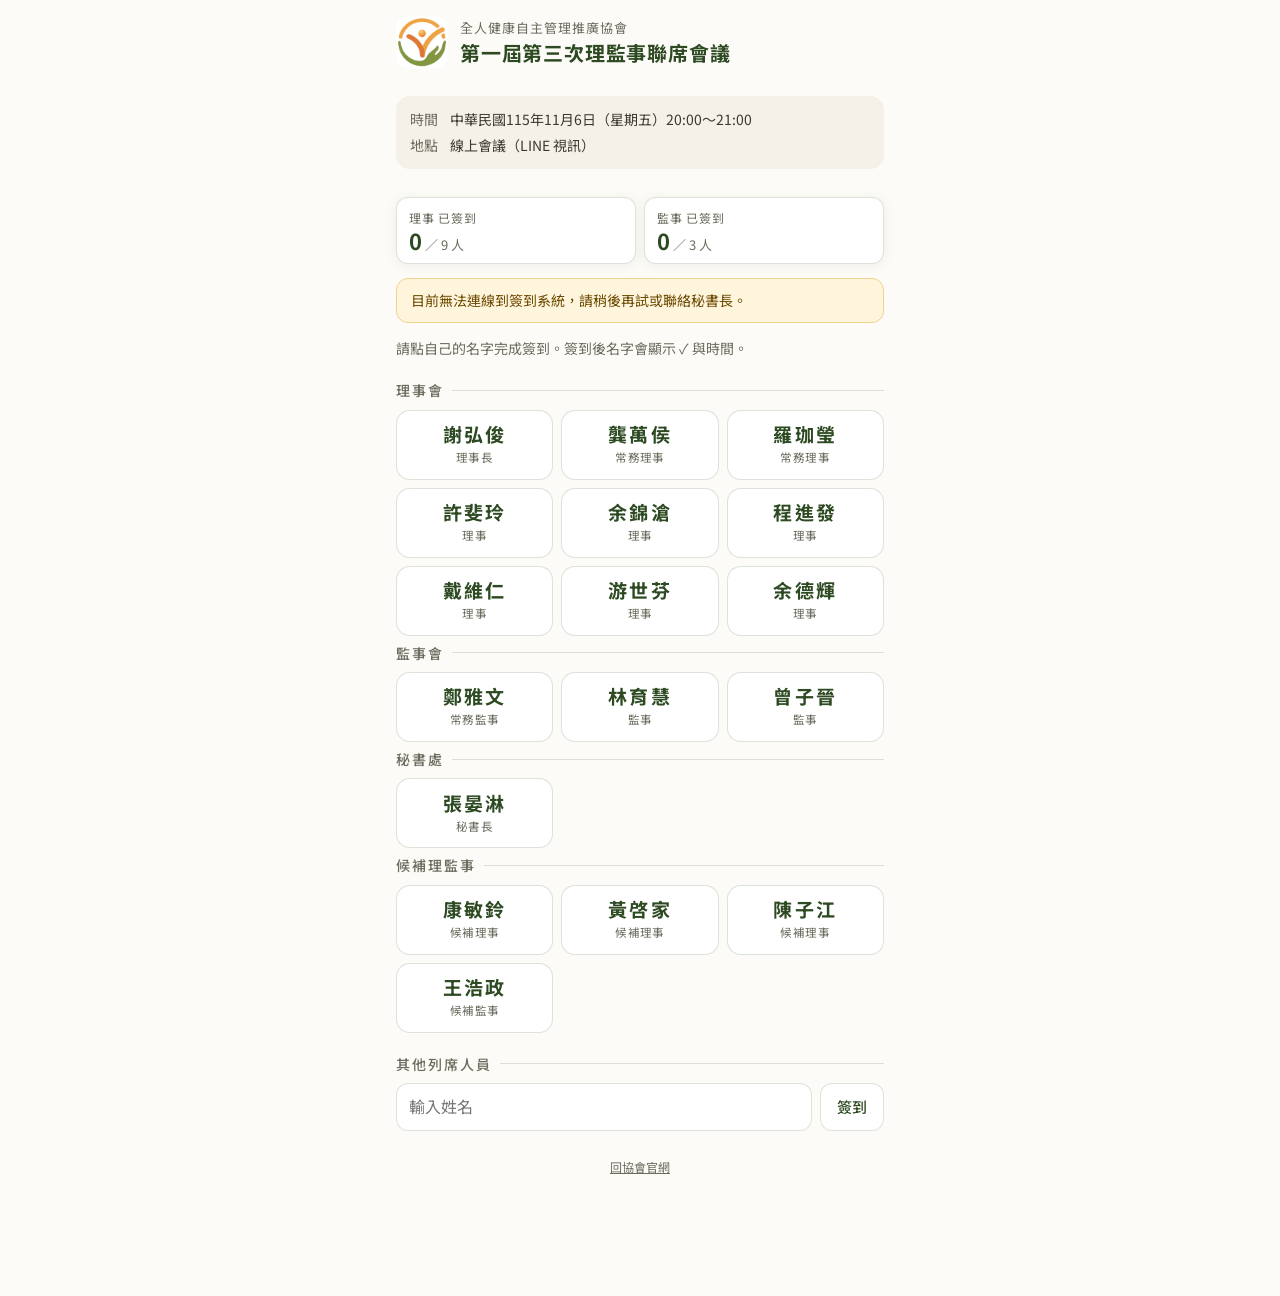
<file: checkin/index.html>
<!doctype html>
<html lang="zh-Hant">
<head>
<meta charset="utf-8">
<meta name="viewport" content="width=device-width, initial-scale=1, viewport-fit=cover">
<title>理監事會議 線上簽到</title>
<meta name="claude:viewport-fit-sides" content="cover">
<meta name="description" content="全人健康自主管理推廣協會 理監事會議線上簽到，點自己的名字即完成簽到。">
<meta name="robots" content="noindex">
<meta property="og:title" content="理監事會議 線上簽到">
<meta property="og:description" content="全人健康自主管理推廣協會｜點自己的名字即完成簽到">
<meta property="og:image" content="https://healthselfmanage.org.tw/assets/logo.jpg">
<meta property="og:url" content="https://healthselfmanage.org.tw/checkin/">
<link rel="icon" type="image/jpeg" href="../assets/logo.jpg">
<link rel="preconnect" href="https://fonts.gstatic.com" crossorigin>
<link rel="stylesheet" href="https://fonts.googleapis.com/css2?family=Noto+Sans+TC:wght@400;500;700&display=swap">
<style>
  /* 版面：單欄手機優先；上方會議資訊與出席統計，下方依理事會／監事會分組的名字按鈕 */
  :root {
    --bg:#fdfbf7; --fg:#3a3a32; --muted:#6b6b5e; --surface:#ffffff; --line:rgba(45,74,34,.16);
    --forest:#2d4a22; --forest-mid:#4a7c3f; --forest-light:#7ab648; --cream:#f5f0e8;
    --sun:#f5a623; --gold:#b8960c;
    --btn-bg:#ffffff; --btn-fg:#2d4a22; --done-bg:#eaf3e2; --done-fg:#2d4a22; --done-line:#7ab648;
    --bar-bg:rgba(253,251,247,.94); --shadow:0 2px 12px rgba(45,74,34,.08);
    --font-sans:"Noto Sans TC","PingFang TC","Microsoft JhengHei",system-ui,sans-serif;
  }
  @media (prefers-color-scheme: dark) { :root:not([data-theme="light"]) {
    --bg:#131813; --fg:#ebe7da; --muted:#a6ab9b; --surface:#1d241e; --line:rgba(235,231,218,.14);
    --forest:#dfe9d3; --cream:#1f2a1f;
    --btn-bg:#243126; --btn-fg:#dfe9d3; --done-bg:#2c4a2a; --done-fg:#dfe9d3; --done-line:#7ab648;
    --bar-bg:rgba(19,24,19,.94); --shadow:0 2px 12px rgba(0,0,0,.3); color-scheme:dark } }
  :root[data-theme="dark"] {
    --bg:#131813; --fg:#ebe7da; --muted:#a6ab9b; --surface:#1d241e; --line:rgba(235,231,218,.14);
    --forest:#dfe9d3; --cream:#1f2a1f;
    --btn-bg:#243126; --btn-fg:#dfe9d3; --done-bg:#2c4a2a; --done-fg:#dfe9d3; --done-line:#7ab648;
    --bar-bg:rgba(19,24,19,.94); --shadow:0 2px 12px rgba(0,0,0,.3); color-scheme:dark }

  * { box-sizing:border-box }
  html, body { margin:0 }
  body { background:var(--bg); color:var(--fg); font-family:var(--font-sans); line-height:1.6; -webkit-font-smoothing:antialiased }
  .page { max-width:520px; margin:0 auto; padding-block:16px 120px; padding-left:max(16px, env(safe-area-inset-left, 0px)); padding-right:max(16px, env(safe-area-inset-right, 0px)); display:flex; flex-direction:column; gap:14px }

  header.top { display:flex; align-items:center; gap:12px }
  header.top img { width:52px; height:52px; border-radius:12px; flex:none; object-fit:cover }
  header.top .org { margin:0; font-size:13px; letter-spacing:.08em; color:var(--muted) }
  header.top h1 { margin:2px 0 0; font-size:20px; font-weight:700; letter-spacing:.04em; line-height:1.3; color:var(--forest); text-wrap:balance }

  .meta { background:var(--cream); border-radius:14px; padding:12px 14px; display:grid; grid-template-columns:auto 1fr; gap:4px 12px; font-size:14px }
  .meta dt { color:var(--muted); white-space:nowrap }
  .meta dd { margin:0; min-width:0; overflow-wrap:anywhere }

  .stats { display:grid; grid-template-columns:1fr 1fr; gap:8px }
  .stat { background:var(--surface); border:1px solid var(--line); border-radius:12px; padding:10px 12px; box-shadow:var(--shadow) }
  .stat .k { font-size:12px; color:var(--muted); letter-spacing:.06em }
  .stat .v { font-size:22px; font-weight:700; color:var(--forest); font-variant-numeric:tabular-nums; line-height:1.2 }
  .stat .v small { font-size:13px; font-weight:400; color:var(--muted) }

  .notice { border-radius:12px; padding:10px 14px; font-size:14px; background:#fff4dc; color:#6b4a00; border:1px solid #f1d28a }
  :root[data-theme="dark"] .notice { background:#3a2f12; color:#f1d28a; border-color:#6b4a00 }
  @media (prefers-color-scheme: dark) { :root:not([data-theme="light"]) .notice { background:#3a2f12; color:#f1d28a; border-color:#6b4a00 } }

  .hint { margin:0; font-size:14px; color:var(--muted) }

  section.group h2 { margin:6px 0 8px; font-size:14px; letter-spacing:.14em; color:var(--muted); font-weight:500; display:flex; align-items:center; gap:8px }
  section.group h2::after { content:""; flex:1; height:1px; background:var(--line) }
  .grid { display:grid; grid-template-columns:repeat(3, 1fr); gap:8px }
  @media (max-width:360px) { .grid { grid-template-columns:repeat(2, 1fr) } }
  .member { display:flex; flex-direction:column; align-items:center; justify-content:center; gap:2px; min-height:70px; padding:8px 6px; border-radius:14px; border:1px solid var(--line); background:var(--btn-bg); color:var(--btn-fg); font:inherit; cursor:pointer; -webkit-tap-highlight-color:transparent; transition:transform .08s ease, background .15s ease; min-width:0 }
  .member:active { transform:scale(.97) }
  .member:focus-visible { outline:2px solid var(--sun); outline-offset:2px }
  .member .n { font-size:19px; font-weight:700; letter-spacing:.12em; line-height:1.2 }
  .member .r { font-size:11.5px; color:var(--muted); letter-spacing:.04em }
  .member .t { font-size:11px; color:var(--forest-mid); font-variant-numeric:tabular-nums; display:none }
  .member.done { background:var(--done-bg); color:var(--done-fg); border-color:var(--done-line) }
  .member.done .n::before { content:"✓ "; color:var(--forest-light) }
  .member.done .t { display:block }
  .member.done .r { display:none }
  .member[disabled] { opacity:.55; cursor:not-allowed }
  .member.me { box-shadow:0 0 0 3px rgba(122,182,72,.35) }

  .other { display:flex; gap:8px; align-items:stretch }
  .other input { flex:1; min-width:0; font:inherit; font-size:16px; padding:10px 12px; border-radius:12px; border:1px solid var(--line); background:var(--surface); color:var(--fg) }
  .other button { font:inherit; font-size:15px; font-weight:500; padding:10px 16px; border-radius:12px; border:1px solid var(--line); background:var(--btn-bg); color:var(--btn-fg); cursor:pointer; white-space:nowrap }
  .other input:focus-visible, .other button:focus-visible { outline:2px solid var(--sun); outline-offset:2px }

  /* 確認列（固定在底部） */
  .confirm { position:fixed; left:0; right:0; bottom:0; padding-left:max(16px, env(safe-area-inset-left, 0px)); padding-right:max(16px, env(safe-area-inset-right, 0px)); padding-top:12px; padding-bottom:calc(12px + env(safe-area-inset-bottom, 0px)); background:var(--bar-bg); backdrop-filter:blur(8px); border-top:1px solid var(--line); z-index:20 }
  .confirm .in { max-width:520px; margin:0 auto; display:flex; flex-direction:column; gap:10px }
  .confirm .q { margin:0; font-size:16px }
  .confirm .q b { font-size:20px; letter-spacing:.12em; color:var(--forest) }
  .confirm .btns { display:grid; grid-template-columns:1fr 2fr; gap:8px }
  .confirm button { font:inherit; font-size:16px; font-weight:600; min-height:48px; border-radius:12px; border:1px solid var(--line); cursor:pointer; -webkit-tap-highlight-color:transparent }
  .confirm .cancel { background:var(--btn-bg); color:var(--btn-fg) }
  .confirm .ok { background:var(--forest-mid); color:#fff; border-color:transparent }
  .confirm .ok[disabled] { opacity:.6; cursor:wait }
  .confirm button:focus-visible { outline:2px solid var(--sun); outline-offset:2px }

  .toast { position:fixed; left:50%; transform:translateX(-50%); bottom:calc(24px + env(safe-area-inset-bottom, 0px)); max-width:calc(100% - 32px); background:var(--forest); color:#fff; padding:12px 18px; border-radius:999px; font-size:15px; box-shadow:0 8px 24px rgba(0,0,0,.25); z-index:30; text-align:center }
  :root[data-theme="dark"] .toast { background:#dfe9d3; color:#1f2a1f }
  @media (prefers-color-scheme: dark) { :root:not([data-theme="light"]) .toast { background:#dfe9d3; color:#1f2a1f } }
  .toast.err { background:#9b2c2c; color:#fff }

  footer.foot { margin-top:12px; font-size:12px; color:var(--muted); text-align:center }
  footer.foot a { color:inherit }
  @media (prefers-reduced-motion: reduce) { .member { transition:none } }
</style>
</head>
<body>
<div class="page">
  <header class="top">
    <img src="../assets/logo.jpg" alt="全人健康自主管理推廣協會 標誌">
    <div>
      <p class="org">全人健康自主管理推廣協會</p>
      <h1 id="meetingTitle">理監事會議 線上簽到</h1>
    </div>
  </header>

  <dl class="meta">
    <dt>時間</dt><dd id="meetingTime">—</dd>
    <dt>地點</dt><dd id="meetingPlace">—</dd>
  </dl>

  <div class="stats">
    <div class="stat"><div class="k">理事 已簽到</div><div class="v"><span id="statDirectors">0</span><small> ／ <span id="statDirectorsTotal">0</span> 人</small></div></div>
    <div class="stat"><div class="k">監事 已簽到</div><div class="v"><span id="statSupervisors">0</span><small> ／ <span id="statSupervisorsTotal">0</span> 人</small></div></div>
  </div>

  <div class="notice" id="setupNotice" hidden>簽到系統尚未啟用：請管理員依 README 完成 Apps Script 部署並填入 config.js 的 scriptUrl。</div>
  <div class="notice" id="offlineNotice" hidden>目前無法連線到簽到系統，請稍後再試或聯絡秘書長。</div>

  <p class="hint" id="hint">請點自己的名字完成簽到。簽到後名字會顯示 ✓ 與時間。</p>

  <div id="groups"></div>

  <section class="group">
    <h2>其他列席人員</h2>
    <form class="other" id="otherForm">
      <input id="otherName" type="text" maxlength="20" placeholder="輸入姓名" autocomplete="name" aria-label="列席人員姓名">
      <button type="submit" id="otherBtn">簽到</button>
    </form>
  </section>

  <footer class="foot">
    <a href="../">回協會官網</a>
  </footer>
</div>

<div class="confirm" id="confirm" hidden>
  <div class="in">
    <p class="q">以 <b id="confirmName"></b> <span id="confirmRole"></span> 簽到？</p>
    <div class="btns">
      <button type="button" class="cancel" id="confirmCancel">取消</button>
      <button type="button" class="ok" id="confirmOk">確認簽到</button>
    </div>
  </div>
</div>

<div class="toast" id="toast" hidden role="status" aria-live="polite"></div>

<script src="config.js?v=20261106"></script>
<script>
(function () {
  var CFG = window.CHECKIN_CONFIG || {};
  var meeting = CFG.meeting || {};
  var groups = CFG.groups || [];
  var scriptUrl = (CFG.scriptUrl || "").trim();
  var LS_KEY = "hhsma-checkin-" + (meeting.id || "");

  var $ = function (id) { return document.getElementById(id); };
  var text = function (id, v) { $(id).textContent = v; };

  text("meetingTitle", meeting.title || "理監事會議 線上簽到");
  text("meetingTime", meeting.time || "—");
  text("meetingPlace", meeting.place || "—");
  document.title = (meeting.title || "理監事會議") + " 線上簽到";

  // ---- 名單按鈕 ----
  var buttons = {}; // name -> button
  var totals = { directors: 0, supervisors: 0 };
  var groupsEl = $("groups");
  groups.forEach(function (g) {
    var sec = document.createElement("section");
    sec.className = "group";
    var h = document.createElement("h2");
    h.textContent = g.name;
    sec.appendChild(h);
    var grid = document.createElement("div");
    grid.className = "grid";
    (g.members || []).forEach(function (m) {
      var name = m[0], role = m[1] || "";
      var b = document.createElement("button");
      b.type = "button";
      b.className = "member";
      b.setAttribute("data-name", name);
      b.setAttribute("data-role", role);
      b.innerHTML = '<span class="n"></span><span class="r"></span><span class="t"></span>';
      b.querySelector(".n").textContent = name;
      b.querySelector(".r").textContent = role;
      b.addEventListener("click", function () { askConfirm(name, role); });
      grid.appendChild(b);
      buttons[name] = b;
      if (g.count) {
        if (/監事/.test(role)) totals.supervisors++; else totals.directors++;
      }
    });
    sec.appendChild(grid);
    groupsEl.appendChild(sec);
  });
  text("statDirectorsTotal", totals.directors);
  text("statSupervisorsTotal", totals.supervisors);

  // ---- 狀態 ----
  var rows = [];
  var me = null;
  try { me = JSON.parse(localStorage.getItem(LS_KEY) || "null"); } catch (e) { me = null; }

  function render() {
    var byName = {};
    rows.forEach(function (r) { if (!byName[r.name]) byName[r.name] = r; });
    var d = 0, s = 0;
    Object.keys(buttons).forEach(function (name) {
      var b = buttons[name], r = byName[name];
      b.classList.toggle("done", !!r);
      b.querySelector(".t").textContent = r ? hhmm(r.time) + " 已簽到" : "";
      b.classList.toggle("me", !!(me && me.name === name));
    });
    groups.forEach(function (g) {
      if (!g.count) return;
      (g.members || []).forEach(function (m) {
        if (!byName[m[0]]) return;
        if (/監事/.test(m[1] || "")) s++; else d++;
      });
    });
    text("statDirectors", d);
    text("statSupervisors", s);
    if (me && byName[me.name]) {
      text("hint", "您已於 " + hhmm(byName[me.name].time) + " 以「" + me.name + "」簽到完成，可直接關閉此頁。");
    }
  }

  function hhmm(t) {
    var m = /(\d{2}:\d{2})$/.exec(String(t || ""));
    return m ? m[1] : String(t || "");
  }

  // ---- 與 Apps Script 溝通（JSONP，避免跨網域限制） ----
  var cbCount = 0;
  function api(params, cb) {
    if (!scriptUrl) { cb({ ok: false, error: "尚未設定 scriptUrl" }); return; }
    var cbName = "__hhsma_cb" + (++cbCount);
    var s = document.createElement("script");
    var done = false;
    var timer = setTimeout(function () { finish({ ok: false, error: "timeout" }); }, 12000);
    function finish(res) {
      if (done) return; done = true;
      clearTimeout(timer);
      try { delete window[cbName]; } catch (e) { window[cbName] = undefined; }
      if (s.parentNode) s.parentNode.removeChild(s);
      cb(res);
    }
    window[cbName] = finish;
    s.onerror = function () { finish({ ok: false, error: "network" }); };
    var q = Object.keys(params).map(function (k) { return encodeURIComponent(k) + "=" + encodeURIComponent(params[k]); });
    q.push("callback=" + cbName, "_=" + Date.now());
    s.src = scriptUrl + (scriptUrl.indexOf("?") >= 0 ? "&" : "?") + q.join("&");
    document.head.appendChild(s);
  }

  function load(silent) {
    api({ action: "list", meeting: meeting.id || "" }, function (res) {
      if (res && res.ok) {
        rows = res.rows || [];
        $("offlineNotice").hidden = true;
        render();
      } else if (!silent) {
        $("offlineNotice").hidden = false;
      }
    });
  }

  // ---- 確認與簽到 ----
  var pending = null;
  function askConfirm(name, role) {
    if (!scriptUrl) { toast("簽到系統尚未啟用，請聯絡秘書長。", true); return; }
    pending = { name: name, role: role };
    text("confirmName", name);
    text("confirmRole", role ? "（" + role + "）" : "");
    $("confirmOk").disabled = false;
    $("confirm").hidden = false;
    $("confirmOk").focus();
  }
  $("confirmCancel").addEventListener("click", function () { pending = null; $("confirm").hidden = true; });
  $("confirmOk").addEventListener("click", function () {
    if (!pending) return;
    var p = pending;
    $("confirmOk").disabled = true;
    api({ action: "checkin", meeting: meeting.id || "", name: p.name, role: p.role, source: "web" }, function (res) {
      $("confirm").hidden = true;
      pending = null;
      if (!res || !res.ok) {
        toast("簽到失敗，請再試一次或聯絡秘書長。", true);
        return;
      }
      me = { name: p.name, role: p.role };
      try { localStorage.setItem(LS_KEY, JSON.stringify(me)); } catch (e) {}
      $("otherName").value = "";
      if (!rows.some(function (r) { return r.name === p.name; })) {
        rows.push({ name: p.name, role: p.role, time: res.time || "" });
      }
      render();
      toast(res.already ? "您已於 " + hhmm(res.time) + " 簽到過了" : "簽到完成 " + hhmm(res.time));
      load(true);
    });
  });

  $("otherForm").addEventListener("submit", function (ev) {
    ev.preventDefault();
    var name = $("otherName").value.trim();
    if (!name) { $("otherName").focus(); return; }
    askConfirm(name, "列席");
  });

  var toastTimer;
  function toast(msg, isErr) {
    var t = $("toast");
    t.textContent = msg;
    t.classList.toggle("err", !!isErr);
    t.hidden = false;
    clearTimeout(toastTimer);
    toastTimer = setTimeout(function () { t.hidden = true; }, 3200);
  }

  // ---- 啟動 ----
  if (!scriptUrl) {
    $("setupNotice").hidden = false;
    Object.keys(buttons).forEach(function (n) { buttons[n].disabled = true; });
    $("otherBtn").disabled = true;
  } else {
    load(false);
    setInterval(function () { load(true); }, 30000);
    document.addEventListener("visibilitychange", function () { if (!document.hidden) load(true); });
  }
  render();
})();
</script>
</body>
</html>
</file>
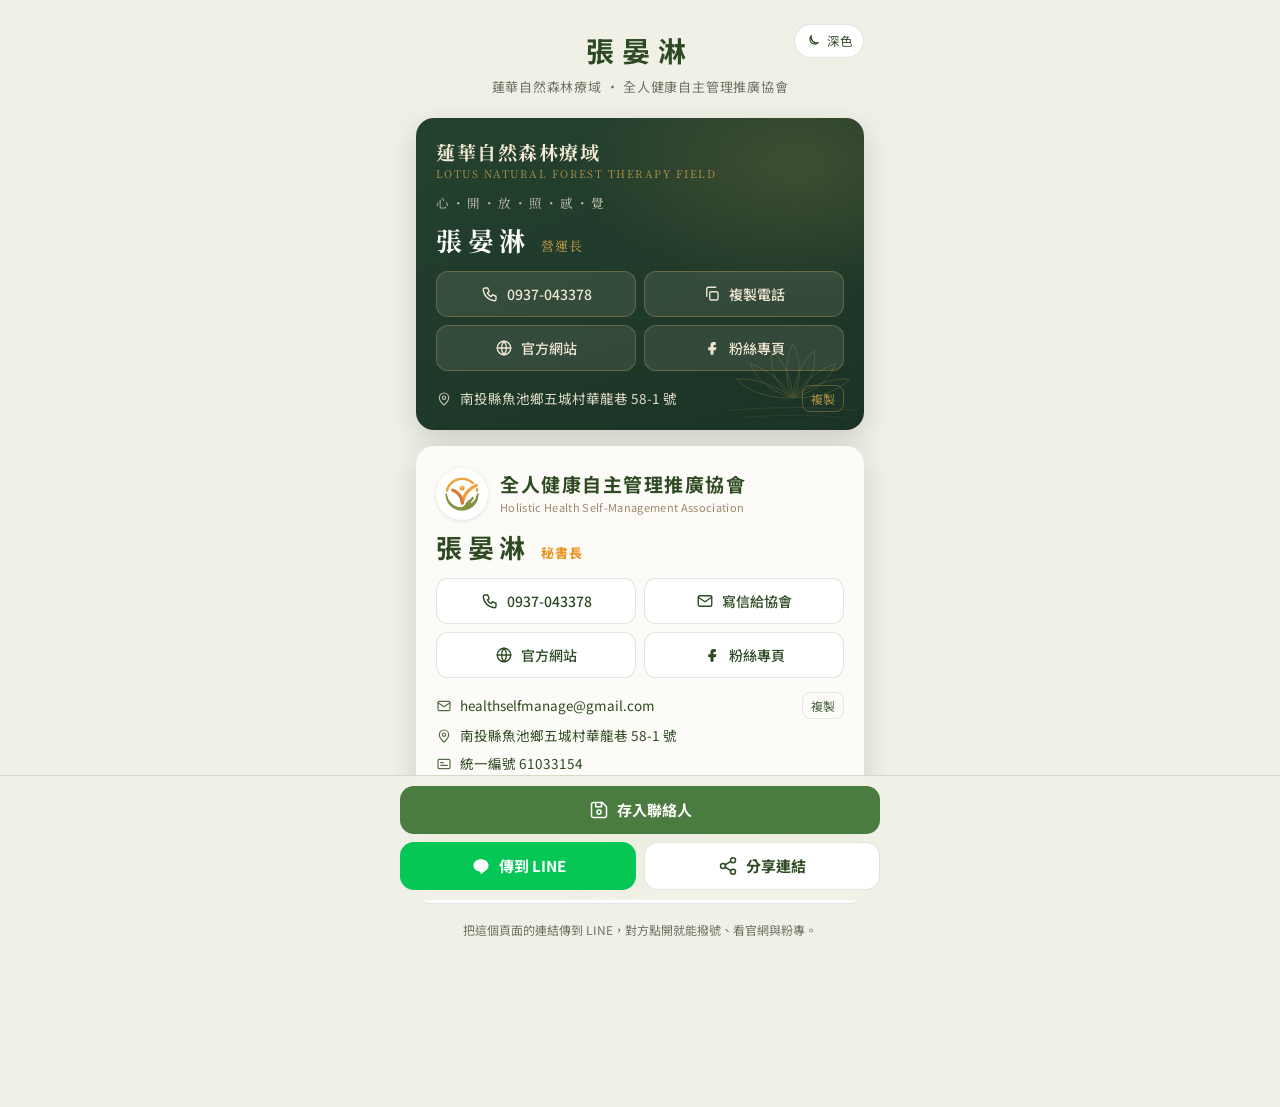
<file: card/chang/index.html>
<!doctype html>
<html lang="zh-Hant">
<head>
<meta charset="utf-8">
<meta name="viewport" content="width=device-width, initial-scale=1, viewport-fit=cover">
<title>張晏淋 數位名片</title>
<meta name="claude:viewport-fit-sides" content="cover">
<meta name="description" content="張晏淋｜蓮華自然森林療域 營運長／全人健康自主管理推廣協會 秘書長">
<meta property="og:title" content="張晏淋 數位名片">
<meta property="og:description" content="蓮華自然森林療域 營運長／全人健康自主管理推廣協會 秘書長｜0937-043378">
<meta property="og:image" content="https://healthselfmanage.org.tw/card/chang/og.png">
<meta property="og:url" content="https://healthselfmanage.org.tw/card/chang/">
<meta property="og:type" content="profile">
<link rel="icon" type="image/jpeg" href="../../assets/logo.jpg">
<link rel="preconnect" href="https://fonts.gstatic.com" crossorigin>
<link rel="stylesheet" href="https://fonts.googleapis.com/css2?family=Noto+Sans+TC:wght@400;500;700&family=Noto+Serif+TC:wght@500;700&display=swap">
<style>
  /* 版面：單欄、手機優先；上方姓名，下方兩張身分卡（蓮華深綠、協會米白），底部固定動作列 */
  :root {
    --bg:#f1f0e7; --fg:#2a2f26; --muted:#6d7262; --surface:#ffffff; --line:rgba(45,74,34,.14);
    --forest:#2d4a22; --forest-mid:#4a7c3f; --sun:#f5a623; --orange:#e8921c; --earth:#8b7355;
    --lotus-deep:#1b3326; --lotus-green:#24412f; --lotus-gold:#c9a24a; --lotus-cream:#efe6d2;
    --assoc-bg:#fdfbf7; --assoc-fg:#2d4a22; --assoc-muted:#6b6b5e;
    --btn-bg:#ffffff; --btn-fg:#2d4a22; --bar-bg:rgba(241,240,231,.92);
    --font-sans:"Noto Sans TC","PingFang TC","Microsoft JhengHei",system-ui,sans-serif;
    --font-serif:"Noto Serif TC","PingFang TC",serif;
  }
  @media (prefers-color-scheme: dark) { :root:not([data-theme="light"]) {
    --bg:#131813; --fg:#ebe7da; --muted:#a6ab9b; --surface:#1d241e; --line:rgba(235,231,218,.14);
    --assoc-bg:#1f2a1f; --assoc-fg:#dfe9d3; --assoc-muted:#a6ab9b;
    --btn-bg:#243126; --btn-fg:#dfe9d3; --bar-bg:rgba(19,24,19,.92); color-scheme:dark } }
  :root[data-theme="dark"] {
    --bg:#131813; --fg:#ebe7da; --muted:#a6ab9b; --surface:#1d241e; --line:rgba(235,231,218,.14);
    --assoc-bg:#1f2a1f; --assoc-fg:#dfe9d3; --assoc-muted:#a6ab9b;
    --btn-bg:#243126; --btn-fg:#dfe9d3; --bar-bg:rgba(19,24,19,.92); color-scheme:dark }

  * { box-sizing:border-box }
  body { margin:0; background:var(--bg); color:var(--fg); font-family:var(--font-sans); line-height:1.6; -webkit-font-smoothing:antialiased }
  .page { max-width:480px; margin:0 auto; padding-block:20px 168px; padding-left:max(16px, env(safe-area-inset-left, 0px)); padding-right:max(16px, env(safe-area-inset-right, 0px)); display:flex; flex-direction:column; gap:16px }

  header.top { text-align:center; padding-block:8px 4px; position:relative }
  .theme-toggle { position:absolute; right:0; top:4px; display:inline-flex; align-items:center; gap:6px; padding:6px 10px; border-radius:999px; border:1px solid var(--line); background:var(--btn-bg); color:var(--btn-fg); font:inherit; font-size:12.5px; cursor:pointer; -webkit-tap-highlight-color:transparent }
  .theme-toggle svg { width:16px; height:16px }
  .theme-toggle .ic-sun { display:none }
  :root[data-theme="dark"] .theme-toggle .ic-sun { display:block } :root[data-theme="dark"] .theme-toggle .ic-moon { display:none }
  @media (prefers-color-scheme: dark) { :root:not([data-theme="light"]) .theme-toggle .ic-sun { display:block } :root:not([data-theme="light"]) .theme-toggle .ic-moon { display:none } }
  .theme-toggle:focus-visible { outline:2px solid var(--sun); outline-offset:2px }
  header.top h1 { margin:0; font-size:28px; letter-spacing:.28em; font-weight:700; color:var(--forest) }
  :root[data-theme="dark"] header.top h1 { color:#dfe9d3 }
  @media (prefers-color-scheme: dark) { :root:not([data-theme="light"]) header.top h1 { color:#dfe9d3 } }
  header.top p { margin:4px 0 0; font-size:13px; color:var(--muted); letter-spacing:.06em }

  .card { border-radius:18px; overflow:hidden; box-shadow:0 10px 28px rgba(20,30,18,.16) }
  .card .inner { padding:22px 20px 18px; display:flex; flex-direction:column; gap:14px }
  .brand { display:flex; align-items:center; gap:12px; min-width:0 }
  .brand .t { min-width:0 }
  .brand .zh { font-size:19px; font-weight:700; letter-spacing:.08em; line-height:1.25; margin:0; text-wrap:balance }
  .brand .en { font-size:10.5px; letter-spacing:.14em; text-transform:uppercase; margin:3px 0 0; opacity:.85 }
  .who { display:flex; align-items:baseline; gap:10px; flex-wrap:wrap }
  .who .name { font-size:26px; font-weight:700; letter-spacing:.22em; line-height:1 }
  .who .title { font-size:13px; letter-spacing:.08em }
  .tagline { font-size:12.5px; letter-spacing:.2em; margin:-4px 0 0; opacity:.8 }

  .actions { display:grid; grid-template-columns:1fr 1fr; gap:8px }
  .actions a, .actions button { display:flex; align-items:center; justify-content:center; gap:8px; min-height:46px; padding:8px 6px; border-radius:12px; border:1px solid transparent; background:var(--btn-bg); color:var(--btn-fg); font:inherit; font-size:14px; font-weight:500; text-decoration:none; cursor:pointer; letter-spacing:0; white-space:nowrap; font-variant-numeric:tabular-nums; -webkit-tap-highlight-color:transparent }
  .actions .wide { grid-column:1 / -1 }
  .actions a:focus-visible, .actions button:focus-visible, .bar a:focus-visible, .bar button:focus-visible, .copy:focus-visible { outline:2px solid var(--sun); outline-offset:2px }
  .actions svg { width:18px; height:18px; flex:none }
  .fact { display:flex; align-items:center; gap:8px; font-size:13.5px; min-width:0 }
  .fact .v { min-width:0; overflow-wrap:anywhere; user-select:all }
  .fact svg { width:16px; height:16px; flex:none; opacity:.8 }
  .facts { display:flex; flex-direction:column; gap:6px }
  .copy { flex:none; margin-left:auto; border:1px solid var(--line); background:transparent; color:inherit; border-radius:8px; font:inherit; font-size:12px; padding:3px 8px; cursor:pointer; opacity:.85 }

  /* 蓮華 */
  .lotus { background:radial-gradient(ellipse 70% 60% at 85% 15%, rgba(201,162,74,.18), transparent 70%), linear-gradient(160deg, var(--lotus-green), var(--lotus-deep)); color:var(--lotus-cream); font-family:var(--font-serif); position:relative }
  .lotus .art { position:absolute; right:-14px; bottom:-26px; width:170px; height:auto; opacity:.3; pointer-events:none }
  .lotus .brand .zh { color:#f3ead6 }
  .lotus .brand .en { color:var(--lotus-gold) }
  .lotus .who .name { color:#fff }
  .lotus .who .title { color:var(--lotus-gold) }
  .lotus .actions a, .lotus .actions button { background:rgba(239,230,210,.1); color:var(--lotus-cream); border-color:rgba(201,162,74,.35); font-family:var(--font-sans) }
  .lotus .fact { font-family:var(--font-sans); color:rgba(243,234,214,.92) }
  .lotus .copy { border-color:rgba(201,162,74,.45); color:var(--lotus-gold) }

  /* 協會 */
  .assoc { background:var(--assoc-bg); color:var(--assoc-fg); position:relative }
  .assoc .hills { position:absolute; left:0; right:0; bottom:0; width:100%; height:26px; display:block; pointer-events:none }
  .assoc .inner { padding-bottom:30px }
  .assoc .logo { flex:none; width:52px; height:52px; border-radius:50%; background:#fff; display:grid; place-items:center; overflow:hidden; box-shadow:0 1px 4px rgba(45,74,34,.15) }
  .assoc .logo img { width:46px; height:auto; display:block }
  .assoc .brand .en { color:var(--earth); text-transform:none; letter-spacing:.03em; font-size:11px }
  .assoc .who .name { color:var(--assoc-fg) }
  .assoc .who .title { color:var(--orange); font-weight:700 }
  .assoc .fact { color:var(--assoc-fg) }
  .assoc .slogan { color:var(--sun); font-weight:700; letter-spacing:.3em; font-size:13px; margin:0 }
  .assoc .actions a, .assoc .actions button { border-color:var(--line) }

  .personal .logo { width:auto; min-width:52px; max-width:96px; height:52px; border-radius:12px; padding:4px 8px; }
  .personal .logo img { width:auto; height:44px; max-width:80px; }
  .personal .name-en { font-size:12.5px; letter-spacing:.12em; color:var(--earth); margin:-6px 0 0; }
  .personal .brand .en { text-transform:none; letter-spacing:.04em; font-size:11px; color:var(--earth); }
  /* QR 區 */
  details.qr { border:1px solid var(--line); border-radius:14px; background:var(--surface); overflow:hidden }
  details.qr summary { cursor:pointer; padding:12px 16px; font-weight:500; font-size:14.5px; list-style:none; display:flex; align-items:center; gap:8px }
  details.qr summary::-webkit-details-marker { display:none }
  details.qr summary svg { width:18px; height:18px; flex:none; color:var(--forest-mid) }
  details.qr summary::after { content:"＋"; margin-left:auto; color:var(--muted) }
  details.qr[open] summary::after { content:"－" }
  .qr-grid { display:grid; grid-template-columns:repeat(2, 1fr); gap:12px; padding:4px 16px 16px }
  .qr-grid figure { margin:0; text-align:center; font-size:12px; color:var(--muted) }
  .qr-grid .tile { background:#fff; border-radius:10px; padding:8px; aspect-ratio:1; max-width:100% }
  .qr-grid svg { width:100%; height:100%; display:block }
  .qr-grid figcaption { margin-top:6px; line-height:1.3 }
  .qr-grid figcaption b { display:block; color:var(--fg); font-weight:500 }

  footer.note { font-size:12px; color:var(--muted); text-align:center; line-height:1.6 }

  .bar { position:fixed; left:0; right:0; bottom:0; background:var(--bar-bg); backdrop-filter:blur(10px); -webkit-backdrop-filter:blur(10px); border-top:1px solid var(--line); padding-top:10px; padding-bottom:calc(10px + env(safe-area-inset-bottom, 0px)); padding-left:max(16px, env(safe-area-inset-left, 0px)); padding-right:max(16px, env(safe-area-inset-right, 0px)) }
  .bar .row { max-width:480px; margin:0 auto; display:grid; grid-template-columns:1fr 1fr; gap:8px }
  .bar a, .bar button { display:flex; align-items:center; justify-content:center; gap:8px; min-height:48px; border-radius:14px; font:inherit; font-size:15px; font-weight:700; text-decoration:none; cursor:pointer; border:0; -webkit-tap-highlight-color:transparent }
  .bar .primary { background:var(--forest-mid); color:#fff; grid-column:1 / -1 }
  .bar .line { background:#06C755; color:#fff }
  .bar .ghost { background:var(--btn-bg); color:var(--btn-fg); border:1px solid var(--line) }
  .bar svg { width:20px; height:20px; flex:none }
  .toast { position:fixed; left:50%; bottom:calc(84px + env(safe-area-inset-bottom, 0px)); transform:translateX(-50%); background:var(--forest); color:#fff; padding:8px 16px; border-radius:999px; font-size:13.5px; opacity:0; pointer-events:none; transition:opacity .2s }
  .toast.show { opacity:1 }
  @media (prefers-reduced-motion: reduce) { .toast { transition:none } }
</style>

</head>
<body>
<main class="page">
  <header class="top">
    <button type="button" class="theme-toggle" id="theme-toggle" aria-label="切換深色或淺色底圖">
      <svg class="ic-moon" viewBox="0 0 24 24" fill="none" stroke="currentColor" stroke-width="1.8" stroke-linecap="round" stroke-linejoin="round" aria-hidden="true"><path d="M20 14.5A8.5 8.5 0 0 1 9.5 4a7 7 0 1 0 10.5 10.5z"/></svg>
      <svg class="ic-sun" viewBox="0 0 24 24" fill="none" stroke="currentColor" stroke-width="1.8" stroke-linecap="round" stroke-linejoin="round" aria-hidden="true"><circle cx="12" cy="12" r="4"/><path d="M12 2v2M12 20v2M4.9 4.9l1.4 1.4M17.7 17.7l1.4 1.4M2 12h2M20 12h2M4.9 19.1l1.4-1.4M17.7 6.3l1.4-1.4"/></svg>
      <span class="theme-label">深色</span>
    </button>
    <h1>張晏淋</h1>
    <p>蓮華自然森林療域 ・ 全人健康自主管理推廣協會</p>
  </header>

  <!--A:lotus-->
  <section class="card lotus" aria-labelledby="lotus-h">
    <svg class="art" viewBox="0 0 240 200" fill="none" stroke="#c9a24a" stroke-width="1.1" stroke-linecap="round" stroke-linejoin="round" aria-hidden="true">
      <path d="M120 118 C 108 96, 108 66, 120 42 C 132 66, 132 96, 120 118 Z"/><path d="M120 118 C 100 104, 86 82, 90 52 C 110 70, 118 94, 120 118 Z"/><path d="M120 118 C 140 104, 154 82, 150 52 C 130 70, 122 94, 120 118 Z"/><path d="M120 118 C 96 112, 70 98, 60 70 C 88 80, 108 100, 120 118 Z"/><path d="M120 118 C 144 112, 170 98, 180 70 C 152 80, 132 100, 120 118 Z"/><path d="M120 118 C 92 120, 60 112, 40 92 C 70 90, 100 104, 120 118 Z"/><path d="M120 118 C 148 120, 180 112, 200 92 C 170 90, 140 104, 120 118 Z"/>
      <g opacity=".55"><path d="M30 136 Q 120 128, 210 136"/><path d="M48 146 Q 120 140, 192 146" opacity=".7"/><path d="M70 156 Q 120 152, 170 156" opacity=".45"/></g>
    </svg>
    <div class="inner">
      <div class="brand"><div class="t"><h2 class="zh" id="lotus-h">蓮華自然森林療域</h2><p class="en">Lotus Natural Forest Therapy Field</p></div></div>
      <p class="tagline">心・開・放・照・感・覺</p>
      <div class="who"><span class="name">張晏淋</span><span class="title">營運長</span></div>
      <div class="actions">
        <a href="tel:+886937043378" id="lotus-tel"><svg viewBox="0 0 24 24" fill="none" stroke="currentColor" stroke-width="1.8" stroke-linecap="round" stroke-linejoin="round" aria-hidden="true"><path d="M5 4h4l2 5-2.5 1.5a11 11 0 0 0 5 5L15 13l5 2v4a2 2 0 0 1-2 2A16 16 0 0 1 3 6a2 2 0 0 1 2-2z"/></svg>0937-043378</a>
        <button type="button" class="js-copy" data-copy="0937-043378" id="lotus-copy"><svg viewBox="0 0 24 24" fill="none" stroke="currentColor" stroke-width="1.8" stroke-linecap="round" stroke-linejoin="round" aria-hidden="true"><rect x="9" y="9" width="11" height="11" rx="2"/><path d="M5 15V5a2 2 0 0 1 2-2h10"/></svg>複製電話</button>
        <a href="https://lotusforest.tw/" target="_blank" rel="noopener"><svg viewBox="0 0 24 24" fill="none" stroke="currentColor" stroke-width="1.8" stroke-linecap="round" stroke-linejoin="round" aria-hidden="true"><circle cx="12" cy="12" r="9"/><path d="M3 12h18M12 3a14 14 0 0 1 0 18M12 3a14 14 0 0 0 0 18"/></svg>官方網站</a>
        <a href="https://www.facebook.com/share/1EuDuPv4ck/" target="_blank" rel="noopener"><svg viewBox="0 0 24 24" fill="none" stroke="currentColor" stroke-width="1.8" stroke-linecap="round" stroke-linejoin="round" aria-hidden="true"><path d="M14 8h3V4h-3a4 4 0 0 0-4 4v3H7v4h3v6h4v-6h3l1-4h-4V8z" fill="currentColor" stroke="none"/></svg>粉絲專頁</a>
      </div>
      <div class="facts">
        <div class="fact"><svg viewBox="0 0 24 24" fill="none" stroke="currentColor" stroke-width="1.8" stroke-linecap="round" stroke-linejoin="round" aria-hidden="true"><path d="M12 21s-7-6.2-7-11a7 7 0 0 1 14 0c0 4.8-7 11-7 11z"/><circle cx="12" cy="10" r="2.5"/></svg><span class="v">南投縣魚池鄉五城村華龍巷 58-1 號</span><button type="button" class="copy js-copy" data-copy="南投縣魚池鄉五城村華龍巷 58-1 號" id="lotus-addr-copy">複製</button></div>
      </div>
    </div>
  </section>
  <!--/A:lotus-->

  

  <!-- 全人健康自主管理推廣協會 -->
  <section class="card assoc" aria-labelledby="assoc-h">
    <div class="inner">
      <div class="brand">
        <div class="logo"><img src="[data-uri]" alt="協會標誌"></div>
        <div class="t"><h2 class="zh" id="assoc-h">全人健康自主管理推廣協會</h2><p class="en">Holistic Health Self-Management Association</p></div>
      </div>
      <div class="who"><span class="name">張晏淋</span><span class="title">秘書長</span></div>
      <div class="actions">
        <a href="tel:+886937043378" id="assoc-tel"><svg viewBox="0 0 24 24" fill="none" stroke="currentColor" stroke-width="1.8" stroke-linecap="round" stroke-linejoin="round" aria-hidden="true"><path d="M5 4h4l2 5-2.5 1.5a11 11 0 0 0 5 5L15 13l5 2v4a2 2 0 0 1-2 2A16 16 0 0 1 3 6a2 2 0 0 1 2-2z"/></svg>0937-043378</a>
        <a href="mailto:healthselfmanage@gmail.com" id="assoc-mail"><svg viewBox="0 0 24 24" fill="none" stroke="currentColor" stroke-width="1.8" stroke-linecap="round" stroke-linejoin="round" aria-hidden="true"><rect x="3" y="5" width="18" height="14" rx="2"/><path d="m3 7 9 6 9-6"/></svg>寫信給協會</a>
        <a href="https://healthselfmanage.org.tw/" target="_blank" rel="noopener"><svg viewBox="0 0 24 24" fill="none" stroke="currentColor" stroke-width="1.8" stroke-linecap="round" stroke-linejoin="round" aria-hidden="true"><circle cx="12" cy="12" r="9"/><path d="M3 12h18M12 3a14 14 0 0 1 0 18M12 3a14 14 0 0 0 0 18"/></svg>官方網站</a>
        <a href="https://www.facebook.com/share/18GL73YHi4/" target="_blank" rel="noopener"><svg viewBox="0 0 24 24" fill="none" stroke="currentColor" stroke-width="1.8" stroke-linecap="round" stroke-linejoin="round" aria-hidden="true"><path d="M14 8h3V4h-3a4 4 0 0 0-4 4v3H7v4h3v6h4v-6h3l1-4h-4V8z" fill="currentColor" stroke="none"/></svg>粉絲專頁</a>
      </div>
      <div class="facts">
        <div class="fact"><svg viewBox="0 0 24 24" fill="none" stroke="currentColor" stroke-width="1.8" stroke-linecap="round" stroke-linejoin="round" aria-hidden="true"><rect x="3" y="5" width="18" height="14" rx="2"/><path d="m3 7 9 6 9-6"/></svg><span class="v">healthselfmanage@gmail.com</span><button type="button" class="copy js-copy" data-copy="healthselfmanage@gmail.com" id="assoc-mail-copy">複製</button></div>
        <div class="fact"><svg viewBox="0 0 24 24" fill="none" stroke="currentColor" stroke-width="1.8" stroke-linecap="round" stroke-linejoin="round" aria-hidden="true"><path d="M12 21s-7-6.2-7-11a7 7 0 0 1 14 0c0 4.8-7 11-7 11z"/><circle cx="12" cy="10" r="2.5"/></svg><span class="v">南投縣魚池鄉五城村華龍巷 58-1 號</span></div>
        <div class="fact"><svg viewBox="0 0 24 24" fill="none" stroke="currentColor" stroke-width="1.8" stroke-linecap="round" stroke-linejoin="round" aria-hidden="true"><rect x="3" y="5" width="18" height="14" rx="2"/><path d="M7 10h4M7 14h10"/></svg><span class="v">統一編號 61033154</span></div>
      </div>
      <p class="slogan">做自己健康的主人</p>
    </div>
    <svg class="hills" viewBox="0 0 960 60" preserveAspectRatio="none" aria-hidden="true">
      <path d="M0 30 Q 180 0, 360 22 T 720 16 T 960 20 L960 60 L0 60 Z" fill="#a3be5c" opacity=".55"/>
      <path d="M0 42 Q 200 26, 400 38 T 960 34 L960 60 L0 60 Z" fill="#6b8c2a" opacity=".85"/>
      <path d="M0 54 L960 54 L960 60 L0 60 Z" fill="#e8921c"/>
    </svg>
  </section>

  <details class="qr" id="qr-panel">
    <summary><svg viewBox="0 0 24 24" fill="none" stroke="currentColor" stroke-width="1.8" stroke-linecap="round" stroke-linejoin="round" aria-hidden="true"><rect x="3" y="3" width="7" height="7"/><rect x="14" y="3" width="7" height="7"/><rect x="3" y="14" width="7" height="7"/><path d="M14 14h3v3h-3zM20 14v7h-3"/></svg>出示 QR code（讓對方掃描）</summary>
    <div class="qr-grid">
      <!--A:lotus--><figure><div class="tile"><svg xmlns="http://www.w3.org/2000/svg" viewBox="0 0 25 25" shape-rendering="crispEdges"><path stroke="#1b3326" d="M0 0.5h7m1 0h2m2 0h2m4 0h7M0 1.5h1m5 0h1m1 0h1m1 0h3m1 0h1m1 0h1m1 0h1m5 0h1M0 2.5h1m1 0h3m1 0h1m1 0h2m3 0h3m2 0h1m1 0h3m1 0h1M0 3.5h1m1 0h3m1 0h1m2 0h1m1 0h3m2 0h1m1 0h1m1 0h3m1 0h1M0 4.5h1m1 0h3m1 0h1m1 0h4m4 0h1m1 0h1m1 0h3m1 0h1M0 5.5h1m5 0h1m5 0h1m1 0h1m1 0h1m1 0h1m5 0h1M0 6.5h7m1 0h1m1 0h1m1 0h1m1 0h1m1 0h1m1 0h7M9 7.5h1m1 0h1m1 0h3M0 8.5h1m2 0h6m3 0h1m2 0h1m1 0h1m2 0h1m1 0h3M5 9.5h1m1 0h1m4 0h4m3 0h5M0 10.5h3m1 0h3m1 0h4m1 0h1m1 0h2m3 0h2m2 0h1M1 11.5h1m2 0h2m1 0h1m2 0h3m2 0h1m3 0h6M0 12.5h4m2 0h1m1 0h2m2 0h1m3 0h1m1 0h2m4 0h1M0 13.5h1m1 0h1m1 0h2m7 0h1m1 0h3m2 0h1m2 0h1M0 14.5h3m3 0h2m1 0h10m1 0h5M0 15.5h1m2 0h1m1 0h1m1 0h1m3 0h1m2 0h2m2 0h2m1 0h2m1 0h1M0 16.5h1m3 0h3m3 0h1m2 0h1m1 0h6m1 0h2M8 17.5h2m1 0h2m1 0h1m1 0h1m3 0h1m1 0h2M0 18.5h7m1 0h2m1 0h1m4 0h1m1 0h1m1 0h1m3 0h1M0 19.5h1m5 0h1m1 0h2m2 0h2m1 0h2m3 0h1m2 0h1M0 20.5h1m1 0h3m1 0h1m1 0h1m3 0h1m2 0h6m2 0h2M0 21.5h1m1 0h3m1 0h1m1 0h3m2 0h3m1 0h2m4 0h2M0 22.5h1m1 0h3m1 0h1m2 0h2m1 0h2m1 0h1m4 0h5M0 23.5h1m5 0h1m2 0h2m3 0h2m2 0h3m1 0h3M0 24.5h7m1 0h1m3 0h3m1 0h1m1 0h1m2 0h1m2 0h1"/></svg>
</div><figcaption><b>蓮華 官網</b>lotusforest.tw</figcaption></figure>
      <figure><div class="tile"><svg xmlns="http://www.w3.org/2000/svg" viewBox="0 0 29 29" shape-rendering="crispEdges"><path stroke="#1b3326" d="M0 0.5h7m3 0h3m1 0h7m1 0h7M0 1.5h1m5 0h1m3 0h2m3 0h3m2 0h1m1 0h1m5 0h1M0 2.5h1m1 0h3m1 0h1m1 0h1m1 0h3m2 0h2m2 0h1m2 0h1m1 0h3m1 0h1M0 3.5h1m1 0h3m1 0h1m1 0h1m3 0h6m4 0h1m1 0h3m1 0h1M0 4.5h1m1 0h3m1 0h1m1 0h3m1 0h1m1 0h1m1 0h5m1 0h1m1 0h3m1 0h1M0 5.5h1m5 0h1m1 0h1m2 0h1m1 0h3m6 0h1m5 0h1M0 6.5h7m1 0h1m1 0h1m1 0h1m1 0h1m1 0h1m1 0h1m1 0h1m1 0h7M8 7.5h1m1 0h1m4 0h2m2 0h2M0 8.5h1m1 0h5m6 0h1m1 0h1m1 0h3m2 0h5M0 9.5h1m1 0h1m1 0h2m2 0h2m1 0h2m1 0h6m1 0h4m3 0h1M0 10.5h1m3 0h3m2 0h4m1 0h4m2 0h1M0 11.5h3m2 0h1m2 0h1m1 0h1m1 0h1m2 0h2m2 0h1m1 0h3m1 0h1m1 0h1M0 12.5h1m1 0h1m1 0h1m1 0h1m3 0h1m2 0h5m1 0h1m5 0h2M3 13.5h1m1 0h1m3 0h1m2 0h1m3 0h1m2 0h4m1 0h1m3 0h1M0 14.5h3m1 0h1m1 0h1m1 0h2m3 0h1m1 0h4m1 0h2m1 0h1m1 0h2M2 15.5h1m1 0h1m2 0h1m2 0h2m2 0h3m2 0h2m2 0h2m2 0h1M1 16.5h3m2 0h1m1 0h4m1 0h3m1 0h1m1 0h1m3 0h1m1 0h2M0 17.5h1m1 0h4m1 0h1m2 0h2m1 0h1m1 0h10m1 0h1m1 0h1M0 18.5h1m1 0h2m2 0h2m1 0h1m1 0h1m1 0h1m1 0h2m1 0h1m1 0h2m1 0h1m2 0h1M0 19.5h1m3 0h1m2 0h1m1 0h1m1 0h2m1 0h2m2 0h3m1 0h3m2 0h1M0 20.5h1m1 0h2m1 0h5m3 0h1m1 0h3m1 0h6m1 0h3M8 21.5h3m1 0h2m4 0h1m1 0h1m3 0h5M0 22.5h7m3 0h2m1 0h4m1 0h3m1 0h1m1 0h3M0 23.5h1m5 0h1m1 0h1m2 0h1m2 0h1m1 0h1m2 0h2m3 0h1m2 0h2M0 24.5h1m1 0h3m1 0h1m1 0h1m2 0h1m5 0h1m2 0h5m1 0h3M0 25.5h1m1 0h3m1 0h1m1 0h1m3 0h2m6 0h1m2 0h1m1 0h4M0 26.5h1m1 0h3m1 0h1m1 0h1m2 0h8m2 0h7M0 27.5h1m5 0h1m3 0h2m3 0h2m1 0h1m1 0h1m2 0h1m1 0h1m1 0h1M0 28.5h7m1 0h2m4 0h2m1 0h1m1 0h1m3 0h4"/></svg>
</div><figcaption><b>蓮華 粉專</b>Facebook</figcaption></figure><!--/A:lotus-->
      
      <figure><div class="tile"><svg xmlns="http://www.w3.org/2000/svg" viewBox="0 0 29 29" shape-rendering="crispEdges"><path stroke="#1b3326" d="M0 0.5h7m1 0h2m8 0h1m3 0h7M0 1.5h1m5 0h1m2 0h1m2 0h1m3 0h2m1 0h1m2 0h1m5 0h1M0 2.5h1m1 0h3m1 0h1m2 0h2m1 0h2m1 0h4m3 0h1m1 0h3m1 0h1M0 3.5h1m1 0h3m1 0h1m1 0h4m2 0h3m1 0h1m3 0h1m1 0h3m1 0h1M0 4.5h1m1 0h3m1 0h1m1 0h1m2 0h4m1 0h1m1 0h1m3 0h1m1 0h3m1 0h1M0 5.5h1m5 0h1m1 0h1m1 0h2m1 0h3m3 0h2m1 0h1m5 0h1M0 6.5h7m1 0h1m1 0h1m1 0h1m1 0h1m1 0h1m1 0h1m1 0h1m1 0h7M8 7.5h1m5 0h1m2 0h4M0 8.5h1m3 0h1m1 0h3m1 0h2m1 0h6m1 0h6m2 0h1M2 9.5h1m4 0h1m1 0h4m4 0h2m2 0h8M1 10.5h3m2 0h1m1 0h2m1 0h1m1 0h3m2 0h1m1 0h1m1 0h2m4 0h1M4 11.5h1m4 0h1m2 0h2m1 0h3m3 0h2m1 0h2m1 0h2M0 12.5h1m1 0h2m1 0h2m1 0h4m1 0h1m3 0h1m1 0h3m5 0h1M2 13.5h2m4 0h7m1 0h3m3 0h7M2 14.5h1m2 0h3m2 0h2m4 0h1m1 0h1m1 0h2m3 0h2m1 0h1M0 15.5h2m1 0h1m1 0h1m1 0h1m1 0h2m3 0h1m2 0h2m1 0h4m3 0h2M1 16.5h2m1 0h1m1 0h2m2 0h1m1 0h4m1 0h1m2 0h2m5 0h1M0 17.5h1m2 0h1m1 0h1m4 0h1m10 0h5m1 0h2M3 18.5h1m1 0h4m1 0h1m2 0h3m5 0h2m3 0h1m1 0h1M3 19.5h3m3 0h1m1 0h1m1 0h1m3 0h1m1 0h2m6 0h2M0 20.5h3m3 0h2m3 0h1m1 0h1m1 0h1m1 0h1m1 0h7m2 0h1M8 21.5h3m1 0h4m2 0h3m3 0h1m3 0h1M0 22.5h7m1 0h1m1 0h1m4 0h1m2 0h3m1 0h1m1 0h3m1 0h1M0 23.5h1m5 0h1m7 0h1m2 0h4m3 0h1m2 0h2M0 24.5h1m1 0h3m1 0h1m1 0h2m1 0h1m1 0h2m1 0h10M0 25.5h1m1 0h3m1 0h1m2 0h3m3 0h7m6 0h1M0 26.5h1m1 0h3m1 0h1m2 0h1m1 0h6m1 0h4m3 0h4M0 27.5h1m5 0h1m2 0h1m1 0h1m2 0h2m1 0h1m2 0h1m1 0h2m1 0h1m1 0h2M0 28.5h7m1 0h1m4 0h1m2 0h2m2 0h2m3 0h1m1 0h1"/></svg>
</div><figcaption><b>協會 官網</b>healthselfmanage.org.tw</figcaption></figure>
      <figure><div class="tile"><svg xmlns="http://www.w3.org/2000/svg" viewBox="0 0 29 29" shape-rendering="crispEdges"><path stroke="#1b3326" d="M0 0.5h7m3 0h1m4 0h5m2 0h7M0 1.5h1m5 0h1m2 0h1m3 0h1m1 0h1m2 0h1m1 0h1m1 0h1m5 0h1M0 2.5h1m1 0h3m1 0h1m3 0h3m1 0h2m1 0h1m1 0h1m2 0h1m1 0h3m1 0h1M0 3.5h1m1 0h3m1 0h1m2 0h1m2 0h5m1 0h2m2 0h1m1 0h3m1 0h1M0 4.5h1m1 0h3m1 0h1m2 0h1m1 0h2m2 0h1m1 0h2m3 0h1m1 0h3m1 0h1M0 5.5h1m5 0h1m1 0h1m2 0h5m2 0h3m1 0h1m5 0h1M0 6.5h7m1 0h1m1 0h1m1 0h1m1 0h1m1 0h1m1 0h1m1 0h1m1 0h7M11 7.5h2m1 0h2m1 0h4M0 8.5h1m2 0h1m1 0h2m1 0h1m1 0h3m1 0h3m1 0h2m1 0h1m1 0h1M1 9.5h3m3 0h1m4 0h1m2 0h2m4 0h2m2 0h1m2 0h1M0 10.5h1m1 0h9m1 0h3m1 0h2m1 0h1m1 0h1m3 0h3M1 11.5h2m2 0h1m2 0h4m1 0h2m1 0h1m1 0h1m1 0h5m1 0h2M4 12.5h4m1 0h1m1 0h3m2 0h2m1 0h4m2 0h1m1 0h2M10 13.5h2m1 0h1m1 0h1m1 0h5m1 0h1M0 14.5h1m1 0h1m1 0h5m2 0h2m3 0h1m1 0h1m1 0h1m1 0h1m2 0h4M0 15.5h1m4 0h1m1 0h2m1 0h1m2 0h3m1 0h2m1 0h1m4 0h1m1 0h1M0 16.5h1m1 0h2m2 0h3m1 0h2m2 0h4m2 0h2m1 0h1m3 0h1M1 17.5h1m1 0h1m8 0h2m3 0h1m3 0h3m1 0h1m2 0h1M0 18.5h1m1 0h3m1 0h1m2 0h4m5 0h1m3 0h2m3 0h2M7 19.5h1m2 0h2m3 0h3m1 0h2m6 0h2M0 20.5h1m2 0h1m1 0h2m1 0h4m1 0h1m5 0h6m1 0h1M8 21.5h1m3 0h1m4 0h1m1 0h2m3 0h1m1 0h3M0 22.5h7m3 0h3m3 0h1m1 0h1m1 0h1m1 0h1m1 0h1m2 0h1M0 23.5h1m5 0h1m1 0h2m1 0h3m2 0h1m1 0h1m1 0h1m3 0h5M0 24.5h1m1 0h3m1 0h1m2 0h2m1 0h1m1 0h4m2 0h5M0 25.5h1m1 0h3m1 0h1m1 0h3m1 0h2m2 0h3m1 0h1m1 0h1m1 0h4M0 26.5h1m1 0h3m1 0h1m2 0h2m1 0h2m4 0h1m5 0h3m1 0h1M0 27.5h1m5 0h1m3 0h1m3 0h4m1 0h2m3 0h1m2 0h1M0 28.5h7m1 0h1m2 0h1m2 0h1m2 0h1m2 0h2m1 0h2m2 0h1"/></svg>
</div><figcaption><b>協會 粉專</b>Facebook</figcaption></figure>
    </div>
  </details>

  <footer class="note">把這個頁面的連結傳到 LINE，對方點開就能撥號、看官網與粉專。</footer>
</main>

<div class="bar">
  <div class="row">
    <button type="button" class="primary" id="vcard-btn"><svg viewBox="0 0 24 24" fill="none" stroke="currentColor" stroke-width="1.8" stroke-linecap="round" stroke-linejoin="round" aria-hidden="true"><path d="M16 3H5a2 2 0 0 0-2 2v14a2 2 0 0 0 2 2h14a2 2 0 0 0 2-2V8z"/><path d="M8 3v5h7V3M12 12a2.5 2.5 0 1 0 0 5 2.5 2.5 0 0 0 0-5z"/></svg>存入聯絡人</button>
    <a class="line" id="share-line" href="https://social-plugins.line.me/lineit/share?url=" target="_blank" rel="noopener"><svg viewBox="0 0 24 24" fill="none" stroke="currentColor" stroke-width="1.8" stroke-linecap="round" stroke-linejoin="round" aria-hidden="true"><path d="M12 4C7 4 3 7.3 3 11.3c0 3.6 3.2 6.6 7.5 7.2.3.1.7.2.8.5.1.3 0 .8 0 1.1l-.1.8c0 .2-.2.9.8.5s5.1-3 7-5.2c1.3-1.4 2-2.9 2-4.9C21 7.3 17 4 12 4z" fill="currentColor" stroke="none"/></svg>傳到 LINE</a>
    <button type="button" class="ghost" id="share-btn"><svg viewBox="0 0 24 24" fill="none" stroke="currentColor" stroke-width="1.8" stroke-linecap="round" stroke-linejoin="round" aria-hidden="true"><circle cx="18" cy="5" r="3"/><circle cx="6" cy="12" r="3"/><circle cx="18" cy="19" r="3"/><path d="m8.6 13.5 6.8 4M15.4 6.5l-6.8 4"/></svg>分享連結</button>
  </div>
</div>
<div class="toast" id="toast" role="status" aria-live="polite"></div>

<script>
(function () {
  var toast = document.getElementById('toast'), timer;
  function say(msg) { toast.textContent = msg; toast.classList.add('show'); clearTimeout(timer); timer = setTimeout(function () { toast.classList.remove('show'); }, 1800); }
  function selectText(el) { try { var r = document.createRange(); r.selectNodeContents(el); var s = window.getSelection(); s.removeAllRanges(); s.addRange(r); } catch (e) {} }
  function copyText(text, el) {
    if (navigator.clipboard && navigator.clipboard.writeText) {
      navigator.clipboard.writeText(text).then(function () { say('已複製：' + text); }, function () { if (el) selectText(el); say('請長按選取後複製'); });
    } else { if (el) selectText(el); say('請長按選取後複製'); }
  }
  Array.prototype.forEach.call(document.querySelectorAll('.js-copy'), function (b) {
    b.addEventListener('click', function () { var v = b.previousElementSibling; copyText(b.getAttribute('data-copy'), v && v.classList.contains('v') ? v : null); });
  });
  var root = document.documentElement, tbtn = document.getElementById('theme-toggle'), tlabel = tbtn.querySelector('.theme-label');
  function isDark() { var t = root.getAttribute('data-theme'); if (t) return t === 'dark'; return window.matchMedia && window.matchMedia('(prefers-color-scheme: dark)').matches; }
  function applyTheme(t) { if (t) root.setAttribute('data-theme', t); else root.removeAttribute('data-theme'); tlabel.textContent = isDark() ? '淺色' : '深色'; }
  var savedTheme = null; try { savedTheme = localStorage.getItem('card-theme'); } catch (e) {}
  applyTheme(savedTheme === 'dark' || savedTheme === 'light' ? savedTheme : null);
  tbtn.addEventListener('click', function () { var next = isDark() ? 'light' : 'dark'; applyTheme(next); try { localStorage.setItem('card-theme', next); } catch (e) {} });
  var url = location.href.split('#')[0];
  var lineLink = document.getElementById('share-line');
  lineLink.href = 'https://social-plugins.line.me/lineit/share?url=' + encodeURIComponent(url);
  document.getElementById('share-btn').addEventListener('click', function () {
    var data = { title: '張晏淋 數位名片', text: '張晏淋｜蓮華自然森林療域 營運長／全人健康自主管理推廣協會 秘書長', url: url };
    if (navigator.share) { navigator.share(data).catch(function () { copyText(url, null); }); }
    else { copyText(url, null); }
  });
  var vb = document.getElementById('vcard-btn');
  if (vb) vb.addEventListener('click', function () {
    var blob = new Blob(["BEGIN:VCARD\r\nVERSION:3.0\r\nN:張;晏淋;;;\r\nFN:張晏淋\r\nORG:蓮華自然森林療域；全人健康自主管理推廣協會\r\nTITLE:營運長／秘書長\r\nTEL;TYPE=CELL,VOICE:+886937043378\r\nEMAIL;TYPE=INTERNET:healthselfmanage@gmail.com\r\nADR;TYPE=WORK:;;華龍巷 58-1 號;魚池鄉五城村;南投縣;555;台灣\r\nURL:https://lotusforest.tw/\r\nURL:https://healthselfmanage.org.tw/\r\nNOTE:蓮華粉專 https://www.facebook.com/share/1EuDuPv4ck/  協會粉專 https://www.facebook.com/share/18GL73YHi4/\r\nEND:VCARD"], { type: 'text/vcard;charset=utf-8' });
    var a = document.createElement('a'); a.href = URL.createObjectURL(blob); a.download = "張晏淋.vcf"; document.body.appendChild(a); a.click();
    setTimeout(function () { URL.revokeObjectURL(a.href); a.remove(); }, 1000); say('已產生聯絡人檔案，請依手機提示加入');
  });
})();
</script>

</body>
</html>
</file>
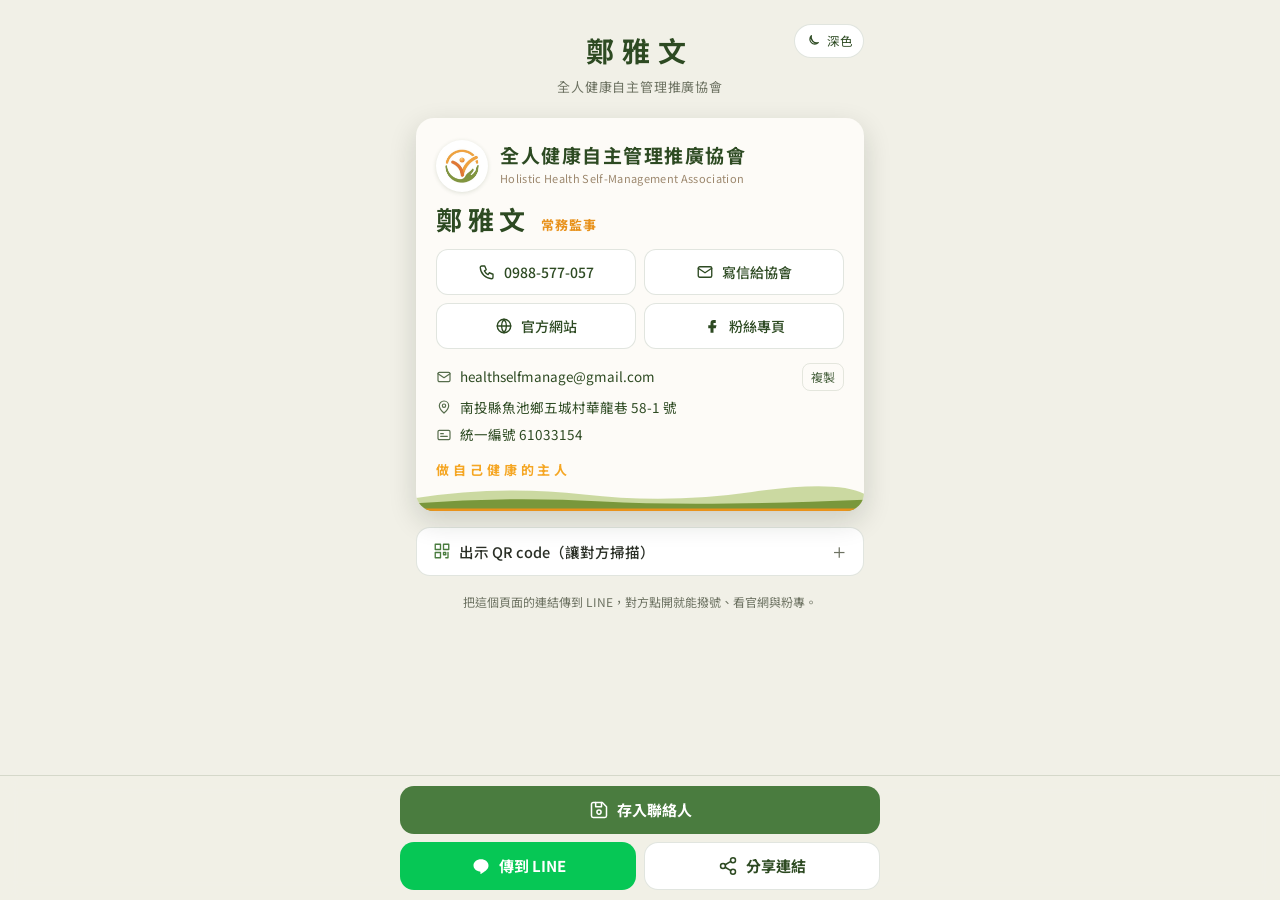
<file: card/cheng/index.html>
<!doctype html>
<html lang="zh-Hant">
<head>
<meta charset="utf-8">
<meta name="viewport" content="width=device-width, initial-scale=1, viewport-fit=cover">
<title>鄭雅文 數位名片</title>
<meta name="claude:viewport-fit-sides" content="cover">
<meta name="description" content="鄭雅文｜全人健康自主管理推廣協會 常務監事">
<meta property="og:title" content="鄭雅文 數位名片">
<meta property="og:description" content="蓮華自然森林療域 創辦人・林園療癒嚮導／全人健康自主管理推廣協會 常務監事｜0988-577-057">
<meta property="og:image" content="https://healthselfmanage.org.tw/card/cheng/og.png">
<meta property="og:url" content="https://healthselfmanage.org.tw/card/cheng/">
<meta property="og:type" content="profile">
<link rel="icon" type="image/jpeg" href="../../assets/logo.jpg">
<link rel="preconnect" href="https://fonts.gstatic.com" crossorigin>
<link rel="stylesheet" href="https://fonts.googleapis.com/css2?family=Noto+Sans+TC:wght@400;500;700&family=Noto+Serif+TC:wght@500;700&display=swap">
<style>
  /* 版面：單欄、手機優先；上方姓名，下方兩張身分卡（蓮華深綠、協會米白），底部固定動作列 */
  :root {
    --bg:#f1f0e7; --fg:#2a2f26; --muted:#6d7262; --surface:#ffffff; --line:rgba(45,74,34,.14);
    --forest:#2d4a22; --forest-mid:#4a7c3f; --sun:#f5a623; --orange:#e8921c; --earth:#8b7355;
    --lotus-deep:#1b3326; --lotus-green:#24412f; --lotus-gold:#c9a24a; --lotus-cream:#efe6d2;
    --assoc-bg:#fdfbf7; --assoc-fg:#2d4a22; --assoc-muted:#6b6b5e;
    --btn-bg:#ffffff; --btn-fg:#2d4a22; --bar-bg:rgba(241,240,231,.92);
    --font-sans:"Noto Sans TC","PingFang TC","Microsoft JhengHei",system-ui,sans-serif;
    --font-serif:"Noto Serif TC","PingFang TC",serif;
  }
  @media (prefers-color-scheme: dark) { :root:not([data-theme="light"]) {
    --bg:#131813; --fg:#ebe7da; --muted:#a6ab9b; --surface:#1d241e; --line:rgba(235,231,218,.14);
    --assoc-bg:#1f2a1f; --assoc-fg:#dfe9d3; --assoc-muted:#a6ab9b;
    --btn-bg:#243126; --btn-fg:#dfe9d3; --bar-bg:rgba(19,24,19,.92); color-scheme:dark } }
  :root[data-theme="dark"] {
    --bg:#131813; --fg:#ebe7da; --muted:#a6ab9b; --surface:#1d241e; --line:rgba(235,231,218,.14);
    --assoc-bg:#1f2a1f; --assoc-fg:#dfe9d3; --assoc-muted:#a6ab9b;
    --btn-bg:#243126; --btn-fg:#dfe9d3; --bar-bg:rgba(19,24,19,.92); color-scheme:dark }

  * { box-sizing:border-box }
  body { margin:0; background:var(--bg); color:var(--fg); font-family:var(--font-sans); line-height:1.6; -webkit-font-smoothing:antialiased }
  .page { max-width:480px; margin:0 auto; padding-block:20px 168px; padding-left:max(16px, env(safe-area-inset-left, 0px)); padding-right:max(16px, env(safe-area-inset-right, 0px)); display:flex; flex-direction:column; gap:16px }

  header.top { text-align:center; padding-block:8px 4px; position:relative }
  .theme-toggle { position:absolute; right:0; top:4px; display:inline-flex; align-items:center; gap:6px; padding:6px 10px; border-radius:999px; border:1px solid var(--line); background:var(--btn-bg); color:var(--btn-fg); font:inherit; font-size:12.5px; cursor:pointer; -webkit-tap-highlight-color:transparent }
  .theme-toggle svg { width:16px; height:16px }
  .theme-toggle .ic-sun { display:none }
  :root[data-theme="dark"] .theme-toggle .ic-sun { display:block } :root[data-theme="dark"] .theme-toggle .ic-moon { display:none }
  @media (prefers-color-scheme: dark) { :root:not([data-theme="light"]) .theme-toggle .ic-sun { display:block } :root:not([data-theme="light"]) .theme-toggle .ic-moon { display:none } }
  .theme-toggle:focus-visible { outline:2px solid var(--sun); outline-offset:2px }
  header.top h1 { margin:0; font-size:28px; letter-spacing:.28em; font-weight:700; color:var(--forest) }
  :root[data-theme="dark"] header.top h1 { color:#dfe9d3 }
  @media (prefers-color-scheme: dark) { :root:not([data-theme="light"]) header.top h1 { color:#dfe9d3 } }
  header.top p { margin:4px 0 0; font-size:13px; color:var(--muted); letter-spacing:.06em }

  .card { border-radius:18px; overflow:hidden; box-shadow:0 10px 28px rgba(20,30,18,.16) }
  .card .inner { padding:22px 20px 18px; display:flex; flex-direction:column; gap:14px }
  .brand { display:flex; align-items:center; gap:12px; min-width:0 }
  .brand .t { min-width:0 }
  .brand .zh { font-size:19px; font-weight:700; letter-spacing:.08em; line-height:1.25; margin:0; text-wrap:balance }
  .brand .en { font-size:10.5px; letter-spacing:.14em; text-transform:uppercase; margin:3px 0 0; opacity:.85 }
  .who { display:flex; align-items:baseline; gap:10px; flex-wrap:wrap }
  .who .name { font-size:26px; font-weight:700; letter-spacing:.22em; line-height:1 }
  .who .title { font-size:13px; letter-spacing:.08em }
  .tagline { font-size:12.5px; letter-spacing:.2em; margin:-4px 0 0; opacity:.8 }

  .actions { display:grid; grid-template-columns:1fr 1fr; gap:8px }
  .actions a, .actions button { display:flex; align-items:center; justify-content:center; gap:8px; min-height:46px; padding:8px 6px; border-radius:12px; border:1px solid transparent; background:var(--btn-bg); color:var(--btn-fg); font:inherit; font-size:14px; font-weight:500; text-decoration:none; cursor:pointer; letter-spacing:0; white-space:nowrap; font-variant-numeric:tabular-nums; -webkit-tap-highlight-color:transparent }
  .actions .wide { grid-column:1 / -1 }
  .actions a:focus-visible, .actions button:focus-visible, .bar a:focus-visible, .bar button:focus-visible, .copy:focus-visible { outline:2px solid var(--sun); outline-offset:2px }
  .actions svg { width:18px; height:18px; flex:none }
  .fact { display:flex; align-items:center; gap:8px; font-size:13.5px; min-width:0 }
  .fact .v { min-width:0; overflow-wrap:anywhere; user-select:all }
  .fact svg { width:16px; height:16px; flex:none; opacity:.8 }
  .facts { display:flex; flex-direction:column; gap:6px }
  .copy { flex:none; margin-left:auto; border:1px solid var(--line); background:transparent; color:inherit; border-radius:8px; font:inherit; font-size:12px; padding:3px 8px; cursor:pointer; opacity:.85 }

  /* 蓮華 */
  .lotus { background:radial-gradient(ellipse 70% 60% at 85% 15%, rgba(201,162,74,.18), transparent 70%), linear-gradient(160deg, var(--lotus-green), var(--lotus-deep)); color:var(--lotus-cream); font-family:var(--font-serif); position:relative }
  .lotus .art { position:absolute; right:-14px; bottom:-26px; width:170px; height:auto; opacity:.3; pointer-events:none }
  .lotus .brand .zh { color:#f3ead6 }
  .lotus .brand .en { color:var(--lotus-gold) }
  .lotus .who .name { color:#fff }
  .lotus .who .title { color:var(--lotus-gold) }
  .lotus .actions a, .lotus .actions button { background:rgba(239,230,210,.1); color:var(--lotus-cream); border-color:rgba(201,162,74,.35); font-family:var(--font-sans) }
  .lotus .fact { font-family:var(--font-sans); color:rgba(243,234,214,.92) }
  .lotus .copy { border-color:rgba(201,162,74,.45); color:var(--lotus-gold) }

  /* 協會 */
  .assoc { background:var(--assoc-bg); color:var(--assoc-fg); position:relative }
  .assoc .hills { position:absolute; left:0; right:0; bottom:0; width:100%; height:26px; display:block; pointer-events:none }
  .assoc .inner { padding-bottom:30px }
  .assoc .logo { flex:none; width:52px; height:52px; border-radius:50%; background:#fff; display:grid; place-items:center; overflow:hidden; box-shadow:0 1px 4px rgba(45,74,34,.15) }
  .assoc .logo img { width:46px; height:auto; display:block }
  .assoc .brand .en { color:var(--earth); text-transform:none; letter-spacing:.03em; font-size:11px }
  .assoc .who .name { color:var(--assoc-fg) }
  .assoc .who .title { color:var(--orange); font-weight:700 }
  .assoc .fact { color:var(--assoc-fg) }
  .assoc .slogan { color:var(--sun); font-weight:700; letter-spacing:.3em; font-size:13px; margin:0 }
  .assoc .actions a, .assoc .actions button { border-color:var(--line) }

  .personal .logo { width:auto; min-width:52px; max-width:96px; height:52px; border-radius:12px; padding:4px 8px; }
  .personal .logo img { width:auto; height:44px; max-width:80px; }
  .personal .name-en { font-size:12.5px; letter-spacing:.12em; color:var(--earth); margin:-6px 0 0; }
  .personal .brand .en { text-transform:none; letter-spacing:.04em; font-size:11px; color:var(--earth); }
  .personal.brand { background:radial-gradient(ellipse 60% 55% at 88% 10%, color-mix(in srgb, var(--p-accent) 26%, transparent), transparent 70%), linear-gradient(160deg, var(--p-bg1), var(--p-bg2)); color:var(--p-text) }
  .personal.brand .hills { display:none }
  .personal.brand .stripe { position:absolute; left:0; right:0; bottom:0; height:6px; background:linear-gradient(90deg, var(--p-accent2), var(--p-accent)) }
  .personal.brand .inner { padding-bottom:22px }
  .personal.brand .logo { background:var(--p-tile); box-shadow:none }
  .personal.brand .brand .zh { font-size:17px }
  .personal.brand .brand .zh { color:var(--p-accent) }
  .personal.brand .brand .en { color:var(--p-muted) }
  .personal.brand .who .name { color:var(--p-name) }
  .personal.brand .who .title { color:var(--p-accent) }
  .personal.brand .name-en { color:var(--p-muted) }
  .personal.brand .actions a, .personal.brand .actions button { background:var(--p-btn); color:var(--p-text); border-color:color-mix(in srgb, var(--p-accent) 45%, transparent) }
  .personal.brand .fact { color:var(--p-text) }
  .personal.brand .copy { border-color:color-mix(in srgb, var(--p-accent) 50%, transparent); color:var(--p-accent) }
  /* QR 區 */
  details.qr { border:1px solid var(--line); border-radius:14px; background:var(--surface); overflow:hidden }
  details.qr summary { cursor:pointer; padding:12px 16px; font-weight:500; font-size:14.5px; list-style:none; display:flex; align-items:center; gap:8px }
  details.qr summary::-webkit-details-marker { display:none }
  details.qr summary svg { width:18px; height:18px; flex:none; color:var(--forest-mid) }
  details.qr summary::after { content:"＋"; margin-left:auto; color:var(--muted) }
  details.qr[open] summary::after { content:"－" }
  .qr-grid { display:grid; grid-template-columns:repeat(2, 1fr); gap:12px; padding:4px 16px 16px }
  .qr-grid figure { margin:0; text-align:center; font-size:12px; color:var(--muted) }
  .qr-grid .tile { background:#fff; border-radius:10px; padding:8px; aspect-ratio:1; max-width:100% }
  .qr-grid svg { width:100%; height:100%; display:block }
  .qr-grid figcaption { margin-top:6px; line-height:1.3 }
  .qr-grid figcaption b { display:block; color:var(--fg); font-weight:500 }

  footer.note { font-size:12px; color:var(--muted); text-align:center; line-height:1.6 }

  .bar { position:fixed; left:0; right:0; bottom:0; background:var(--bar-bg); backdrop-filter:blur(10px); -webkit-backdrop-filter:blur(10px); border-top:1px solid var(--line); padding-top:10px; padding-bottom:calc(10px + env(safe-area-inset-bottom, 0px)); padding-left:max(16px, env(safe-area-inset-left, 0px)); padding-right:max(16px, env(safe-area-inset-right, 0px)) }
  .bar .row { max-width:480px; margin:0 auto; display:grid; grid-template-columns:1fr 1fr; gap:8px }
  .bar a, .bar button { display:flex; align-items:center; justify-content:center; gap:8px; min-height:48px; border-radius:14px; font:inherit; font-size:15px; font-weight:700; text-decoration:none; cursor:pointer; border:0; -webkit-tap-highlight-color:transparent }
  .bar .primary { background:var(--forest-mid); color:#fff; grid-column:1 / -1 }
  .bar .line { background:#06C755; color:#fff }
  .bar .ghost { background:var(--btn-bg); color:var(--btn-fg); border:1px solid var(--line) }
  .bar svg { width:20px; height:20px; flex:none }
  .toast { position:fixed; left:50%; bottom:calc(84px + env(safe-area-inset-bottom, 0px)); transform:translateX(-50%); background:var(--forest); color:#fff; padding:8px 16px; border-radius:999px; font-size:13.5px; opacity:0; pointer-events:none; transition:opacity .2s }
  .toast.show { opacity:1 }
  @media (prefers-reduced-motion: reduce) { .toast { transition:none } }
</style>

</head>
<body>
<main class="page">
  <header class="top">
    <button type="button" class="theme-toggle" id="theme-toggle" aria-label="切換深色或淺色底圖">
      <svg class="ic-moon" viewBox="0 0 24 24" fill="none" stroke="currentColor" stroke-width="1.8" stroke-linecap="round" stroke-linejoin="round" aria-hidden="true"><path d="M20 14.5A8.5 8.5 0 0 1 9.5 4a7 7 0 1 0 10.5 10.5z"/></svg>
      <svg class="ic-sun" viewBox="0 0 24 24" fill="none" stroke="currentColor" stroke-width="1.8" stroke-linecap="round" stroke-linejoin="round" aria-hidden="true"><circle cx="12" cy="12" r="4"/><path d="M12 2v2M12 20v2M4.9 4.9l1.4 1.4M17.7 17.7l1.4 1.4M2 12h2M20 12h2M4.9 19.1l1.4-1.4M17.7 6.3l1.4-1.4"/></svg>
      <span class="theme-label">深色</span>
    </button>
    <h1>鄭雅文</h1>
    <p>全人健康自主管理推廣協會</p>
  </header>

  

  

  <!-- 全人健康自主管理推廣協會 -->
  <section class="card assoc" aria-labelledby="assoc-h">
    <div class="inner">
      <div class="brand">
        <div class="logo"><img src="[data-uri]" alt="協會標誌"></div>
        <div class="t"><h2 class="zh" id="assoc-h">全人健康自主管理推廣協會</h2><p class="en">Holistic Health Self-Management Association</p></div>
      </div>
      <div class="who"><span class="name">鄭雅文</span><span class="title">常務監事</span></div>
      <div class="actions">
        <a href="tel:+886988577057" id="assoc-tel"><svg viewBox="0 0 24 24" fill="none" stroke="currentColor" stroke-width="1.8" stroke-linecap="round" stroke-linejoin="round" aria-hidden="true"><path d="M5 4h4l2 5-2.5 1.5a11 11 0 0 0 5 5L15 13l5 2v4a2 2 0 0 1-2 2A16 16 0 0 1 3 6a2 2 0 0 1 2-2z"/></svg>0988-577-057</a>
        <a href="mailto:healthselfmanage@gmail.com" id="assoc-mail"><svg viewBox="0 0 24 24" fill="none" stroke="currentColor" stroke-width="1.8" stroke-linecap="round" stroke-linejoin="round" aria-hidden="true"><rect x="3" y="5" width="18" height="14" rx="2"/><path d="m3 7 9 6 9-6"/></svg>寫信給協會</a>
        <a href="https://healthselfmanage.org.tw/" target="_blank" rel="noopener"><svg viewBox="0 0 24 24" fill="none" stroke="currentColor" stroke-width="1.8" stroke-linecap="round" stroke-linejoin="round" aria-hidden="true"><circle cx="12" cy="12" r="9"/><path d="M3 12h18M12 3a14 14 0 0 1 0 18M12 3a14 14 0 0 0 0 18"/></svg>官方網站</a>
        <a href="https://www.facebook.com/share/18GL73YHi4/" target="_blank" rel="noopener"><svg viewBox="0 0 24 24" fill="none" stroke="currentColor" stroke-width="1.8" stroke-linecap="round" stroke-linejoin="round" aria-hidden="true"><path d="M14 8h3V4h-3a4 4 0 0 0-4 4v3H7v4h3v6h4v-6h3l1-4h-4V8z" fill="currentColor" stroke="none"/></svg>粉絲專頁</a>
      </div>
      <div class="facts">
        <div class="fact"><svg viewBox="0 0 24 24" fill="none" stroke="currentColor" stroke-width="1.8" stroke-linecap="round" stroke-linejoin="round" aria-hidden="true"><rect x="3" y="5" width="18" height="14" rx="2"/><path d="m3 7 9 6 9-6"/></svg><span class="v">healthselfmanage@gmail.com</span><button type="button" class="copy js-copy" data-copy="healthselfmanage@gmail.com" id="assoc-mail-copy">複製</button></div>
        <div class="fact"><svg viewBox="0 0 24 24" fill="none" stroke="currentColor" stroke-width="1.8" stroke-linecap="round" stroke-linejoin="round" aria-hidden="true"><path d="M12 21s-7-6.2-7-11a7 7 0 0 1 14 0c0 4.8-7 11-7 11z"/><circle cx="12" cy="10" r="2.5"/></svg><span class="v">南投縣魚池鄉五城村華龍巷 58-1 號</span></div>
        <div class="fact"><svg viewBox="0 0 24 24" fill="none" stroke="currentColor" stroke-width="1.8" stroke-linecap="round" stroke-linejoin="round" aria-hidden="true"><rect x="3" y="5" width="18" height="14" rx="2"/><path d="M7 10h4M7 14h10"/></svg><span class="v">統一編號 61033154</span></div>
      </div>
      <p class="slogan">做自己健康的主人</p>
    </div>
    <svg class="hills" viewBox="0 0 960 60" preserveAspectRatio="none" aria-hidden="true">
      <path d="M0 30 Q 180 0, 360 22 T 720 16 T 960 20 L960 60 L0 60 Z" fill="#a3be5c" opacity=".55"/>
      <path d="M0 42 Q 200 26, 400 38 T 960 34 L960 60 L0 60 Z" fill="#6b8c2a" opacity=".85"/>
      <path d="M0 54 L960 54 L960 60 L0 60 Z" fill="#e8921c"/>
    </svg>
  </section>

  <details class="qr" id="qr-panel">
    <summary><svg viewBox="0 0 24 24" fill="none" stroke="currentColor" stroke-width="1.8" stroke-linecap="round" stroke-linejoin="round" aria-hidden="true"><rect x="3" y="3" width="7" height="7"/><rect x="14" y="3" width="7" height="7"/><rect x="3" y="14" width="7" height="7"/><path d="M14 14h3v3h-3zM20 14v7h-3"/></svg>出示 QR code（讓對方掃描）</summary>
    <div class="qr-grid">
      
      
      <figure><div class="tile"><svg xmlns="http://www.w3.org/2000/svg" viewBox="0 0 29 29" shape-rendering="crispEdges"><path stroke="#1b3326" d="M0 0.5h7m1 0h2m8 0h1m3 0h7M0 1.5h1m5 0h1m2 0h1m2 0h1m3 0h2m1 0h1m2 0h1m5 0h1M0 2.5h1m1 0h3m1 0h1m2 0h2m1 0h2m1 0h4m3 0h1m1 0h3m1 0h1M0 3.5h1m1 0h3m1 0h1m1 0h4m2 0h3m1 0h1m3 0h1m1 0h3m1 0h1M0 4.5h1m1 0h3m1 0h1m1 0h1m2 0h4m1 0h1m1 0h1m3 0h1m1 0h3m1 0h1M0 5.5h1m5 0h1m1 0h1m1 0h2m1 0h3m3 0h2m1 0h1m5 0h1M0 6.5h7m1 0h1m1 0h1m1 0h1m1 0h1m1 0h1m1 0h1m1 0h1m1 0h7M8 7.5h1m5 0h1m2 0h4M0 8.5h1m3 0h1m1 0h3m1 0h2m1 0h6m1 0h6m2 0h1M2 9.5h1m4 0h1m1 0h4m4 0h2m2 0h8M1 10.5h3m2 0h1m1 0h2m1 0h1m1 0h3m2 0h1m1 0h1m1 0h2m4 0h1M4 11.5h1m4 0h1m2 0h2m1 0h3m3 0h2m1 0h2m1 0h2M0 12.5h1m1 0h2m1 0h2m1 0h4m1 0h1m3 0h1m1 0h3m5 0h1M2 13.5h2m4 0h7m1 0h3m3 0h7M2 14.5h1m2 0h3m2 0h2m4 0h1m1 0h1m1 0h2m3 0h2m1 0h1M0 15.5h2m1 0h1m1 0h1m1 0h1m1 0h2m3 0h1m2 0h2m1 0h4m3 0h2M1 16.5h2m1 0h1m1 0h2m2 0h1m1 0h4m1 0h1m2 0h2m5 0h1M0 17.5h1m2 0h1m1 0h1m4 0h1m10 0h5m1 0h2M3 18.5h1m1 0h4m1 0h1m2 0h3m5 0h2m3 0h1m1 0h1M3 19.5h3m3 0h1m1 0h1m1 0h1m3 0h1m1 0h2m6 0h2M0 20.5h3m3 0h2m3 0h1m1 0h1m1 0h1m1 0h1m1 0h7m2 0h1M8 21.5h3m1 0h4m2 0h3m3 0h1m3 0h1M0 22.5h7m1 0h1m1 0h1m4 0h1m2 0h3m1 0h1m1 0h3m1 0h1M0 23.5h1m5 0h1m7 0h1m2 0h4m3 0h1m2 0h2M0 24.5h1m1 0h3m1 0h1m1 0h2m1 0h1m1 0h2m1 0h10M0 25.5h1m1 0h3m1 0h1m2 0h3m3 0h7m6 0h1M0 26.5h1m1 0h3m1 0h1m2 0h1m1 0h6m1 0h4m3 0h4M0 27.5h1m5 0h1m2 0h1m1 0h1m2 0h2m1 0h1m2 0h1m1 0h2m1 0h1m1 0h2M0 28.5h7m1 0h1m4 0h1m2 0h2m2 0h2m3 0h1m1 0h1"/></svg>
</div><figcaption><b>協會 官網</b>healthselfmanage.org.tw</figcaption></figure>
      <figure><div class="tile"><svg xmlns="http://www.w3.org/2000/svg" viewBox="0 0 29 29" shape-rendering="crispEdges"><path stroke="#1b3326" d="M0 0.5h7m3 0h1m4 0h5m2 0h7M0 1.5h1m5 0h1m2 0h1m3 0h1m1 0h1m2 0h1m1 0h1m1 0h1m5 0h1M0 2.5h1m1 0h3m1 0h1m3 0h3m1 0h2m1 0h1m1 0h1m2 0h1m1 0h3m1 0h1M0 3.5h1m1 0h3m1 0h1m2 0h1m2 0h5m1 0h2m2 0h1m1 0h3m1 0h1M0 4.5h1m1 0h3m1 0h1m2 0h1m1 0h2m2 0h1m1 0h2m3 0h1m1 0h3m1 0h1M0 5.5h1m5 0h1m1 0h1m2 0h5m2 0h3m1 0h1m5 0h1M0 6.5h7m1 0h1m1 0h1m1 0h1m1 0h1m1 0h1m1 0h1m1 0h1m1 0h7M11 7.5h2m1 0h2m1 0h4M0 8.5h1m2 0h1m1 0h2m1 0h1m1 0h3m1 0h3m1 0h2m1 0h1m1 0h1M1 9.5h3m3 0h1m4 0h1m2 0h2m4 0h2m2 0h1m2 0h1M0 10.5h1m1 0h9m1 0h3m1 0h2m1 0h1m1 0h1m3 0h3M1 11.5h2m2 0h1m2 0h4m1 0h2m1 0h1m1 0h1m1 0h5m1 0h2M4 12.5h4m1 0h1m1 0h3m2 0h2m1 0h4m2 0h1m1 0h2M10 13.5h2m1 0h1m1 0h1m1 0h5m1 0h1M0 14.5h1m1 0h1m1 0h5m2 0h2m3 0h1m1 0h1m1 0h1m1 0h1m2 0h4M0 15.5h1m4 0h1m1 0h2m1 0h1m2 0h3m1 0h2m1 0h1m4 0h1m1 0h1M0 16.5h1m1 0h2m2 0h3m1 0h2m2 0h4m2 0h2m1 0h1m3 0h1M1 17.5h1m1 0h1m8 0h2m3 0h1m3 0h3m1 0h1m2 0h1M0 18.5h1m1 0h3m1 0h1m2 0h4m5 0h1m3 0h2m3 0h2M7 19.5h1m2 0h2m3 0h3m1 0h2m6 0h2M0 20.5h1m2 0h1m1 0h2m1 0h4m1 0h1m5 0h6m1 0h1M8 21.5h1m3 0h1m4 0h1m1 0h2m3 0h1m1 0h3M0 22.5h7m3 0h3m3 0h1m1 0h1m1 0h1m1 0h1m1 0h1m2 0h1M0 23.5h1m5 0h1m1 0h2m1 0h3m2 0h1m1 0h1m1 0h1m3 0h5M0 24.5h1m1 0h3m1 0h1m2 0h2m1 0h1m1 0h4m2 0h5M0 25.5h1m1 0h3m1 0h1m1 0h3m1 0h2m2 0h3m1 0h1m1 0h1m1 0h4M0 26.5h1m1 0h3m1 0h1m2 0h2m1 0h2m4 0h1m5 0h3m1 0h1M0 27.5h1m5 0h1m3 0h1m3 0h4m1 0h2m3 0h1m2 0h1M0 28.5h7m1 0h1m2 0h1m2 0h1m2 0h1m2 0h2m1 0h2m2 0h1"/></svg>
</div><figcaption><b>協會 粉專</b>Facebook</figcaption></figure>
    </div>
  </details>

  <footer class="note">把這個頁面的連結傳到 LINE，對方點開就能撥號、看官網與粉專。</footer>
</main>

<div class="bar">
  <div class="row">
    <button type="button" class="primary" id="vcard-btn"><svg viewBox="0 0 24 24" fill="none" stroke="currentColor" stroke-width="1.8" stroke-linecap="round" stroke-linejoin="round" aria-hidden="true"><path d="M16 3H5a2 2 0 0 0-2 2v14a2 2 0 0 0 2 2h14a2 2 0 0 0 2-2V8z"/><path d="M8 3v5h7V3M12 12a2.5 2.5 0 1 0 0 5 2.5 2.5 0 0 0 0-5z"/></svg>存入聯絡人</button>
    <a class="line" id="share-line" href="https://social-plugins.line.me/lineit/share?url=" target="_blank" rel="noopener"><svg viewBox="0 0 24 24" fill="none" stroke="currentColor" stroke-width="1.8" stroke-linecap="round" stroke-linejoin="round" aria-hidden="true"><path d="M12 4C7 4 3 7.3 3 11.3c0 3.6 3.2 6.6 7.5 7.2.3.1.7.2.8.5.1.3 0 .8 0 1.1l-.1.8c0 .2-.2.9.8.5s5.1-3 7-5.2c1.3-1.4 2-2.9 2-4.9C21 7.3 17 4 12 4z" fill="currentColor" stroke="none"/></svg>傳到 LINE</a>
    <button type="button" class="ghost" id="share-btn"><svg viewBox="0 0 24 24" fill="none" stroke="currentColor" stroke-width="1.8" stroke-linecap="round" stroke-linejoin="round" aria-hidden="true"><circle cx="18" cy="5" r="3"/><circle cx="6" cy="12" r="3"/><circle cx="18" cy="19" r="3"/><path d="m8.6 13.5 6.8 4M15.4 6.5l-6.8 4"/></svg>分享連結</button>
  </div>
</div>
<div class="toast" id="toast" role="status" aria-live="polite"></div>

<script>
(function () {
  var toast = document.getElementById('toast'), timer;
  function say(msg) { toast.textContent = msg; toast.classList.add('show'); clearTimeout(timer); timer = setTimeout(function () { toast.classList.remove('show'); }, 1800); }
  function selectText(el) { try { var r = document.createRange(); r.selectNodeContents(el); var s = window.getSelection(); s.removeAllRanges(); s.addRange(r); } catch (e) {} }
  function copyText(text, el) {
    if (navigator.clipboard && navigator.clipboard.writeText) {
      navigator.clipboard.writeText(text).then(function () { say('已複製：' + text); }, function () { if (el) selectText(el); say('請長按選取後複製'); });
    } else { if (el) selectText(el); say('請長按選取後複製'); }
  }
  Array.prototype.forEach.call(document.querySelectorAll('.js-copy'), function (b) {
    b.addEventListener('click', function () { var v = b.previousElementSibling; copyText(b.getAttribute('data-copy'), v && v.classList.contains('v') ? v : null); });
  });
  var root = document.documentElement, tbtn = document.getElementById('theme-toggle'), tlabel = tbtn.querySelector('.theme-label');
  function isDark() { var t = root.getAttribute('data-theme'); if (t) return t === 'dark'; return window.matchMedia && window.matchMedia('(prefers-color-scheme: dark)').matches; }
  function applyTheme(t) { if (t) root.setAttribute('data-theme', t); else root.removeAttribute('data-theme'); tlabel.textContent = isDark() ? '淺色' : '深色'; }
  var savedTheme = null; try { savedTheme = localStorage.getItem('card-theme'); } catch (e) {}
  applyTheme(savedTheme === 'dark' || savedTheme === 'light' ? savedTheme : null);
  tbtn.addEventListener('click', function () { var next = isDark() ? 'light' : 'dark'; applyTheme(next); try { localStorage.setItem('card-theme', next); } catch (e) {} });
  var url = location.href.split('#')[0];
  var lineLink = document.getElementById('share-line');
  lineLink.href = 'https://social-plugins.line.me/lineit/share?url=' + encodeURIComponent(url);
  document.getElementById('share-btn').addEventListener('click', function () {
    var data = { title: '鄭雅文 數位名片', text: '鄭雅文｜全人健康自主管理推廣協會 常務監事', url: url };
    if (navigator.share) { navigator.share(data).catch(function () { copyText(url, null); }); }
    else { copyText(url, null); }
  });
  var vb = document.getElementById('vcard-btn');
  if (vb) vb.addEventListener('click', function () {
    var blob = new Blob(["BEGIN:VCARD\r\nVERSION:3.0\r\nN:鄭;雅文;;;\r\nFN:鄭雅文\r\nORG:全人健康自主管理推廣協會\r\nTITLE:常務監事\r\nTEL;TYPE=CELL,VOICE:+886988577057\r\nEMAIL;TYPE=INTERNET:healthselfmanage@gmail.com\r\nADR;TYPE=WORK:;;華龍巷 58-1 號;魚池鄉五城村;南投縣;555;台灣\r\nURL:https://healthselfmanage.org.tw/\r\nNOTE:協會粉專 https://www.facebook.com/share/18GL73YHi4/\r\nEND:VCARD"], { type: 'text/vcard;charset=utf-8' });
    var a = document.createElement('a'); a.href = URL.createObjectURL(blob); a.download = "鄭雅文.vcf"; document.body.appendChild(a); a.click();
    setTimeout(function () { URL.revokeObjectURL(a.href); a.remove(); }, 1000); say('已產生聯絡人檔案，請依手機提示加入');
  });
})();
</script>

</body>
</html>
</file>
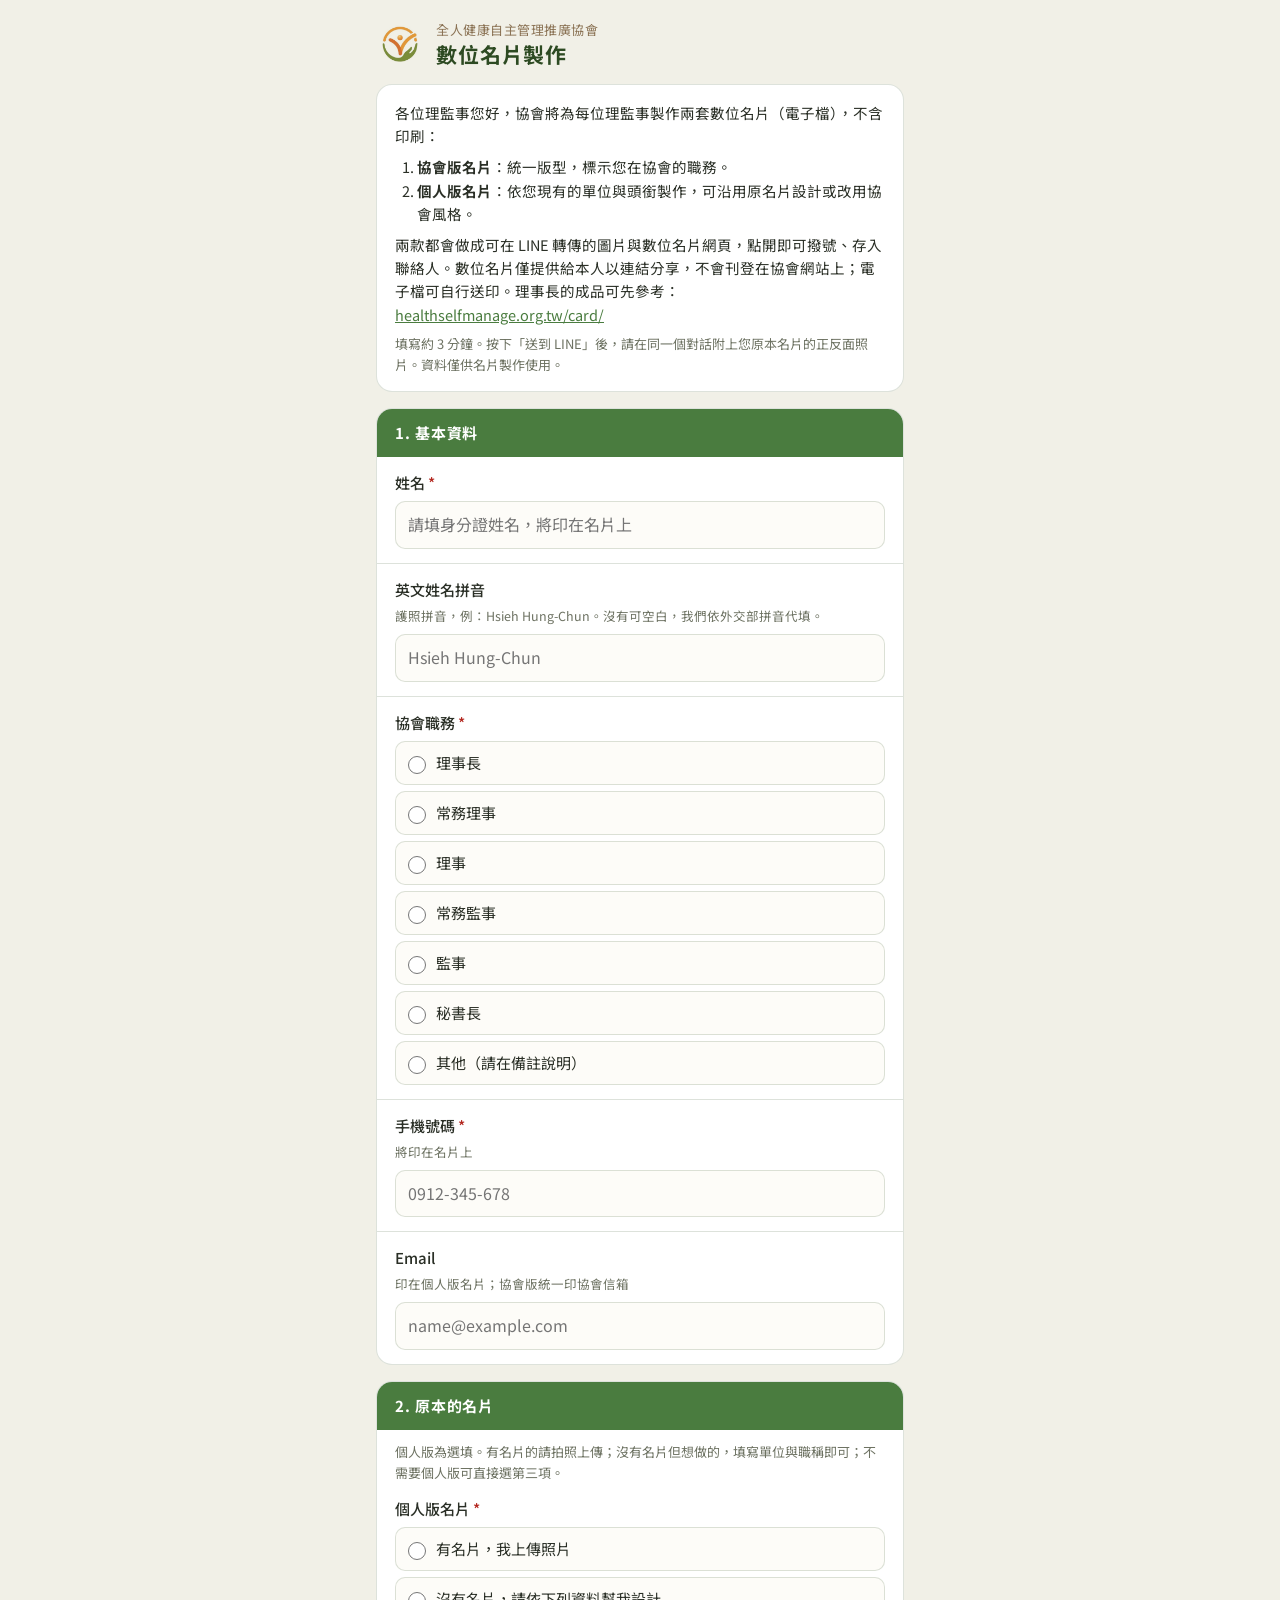
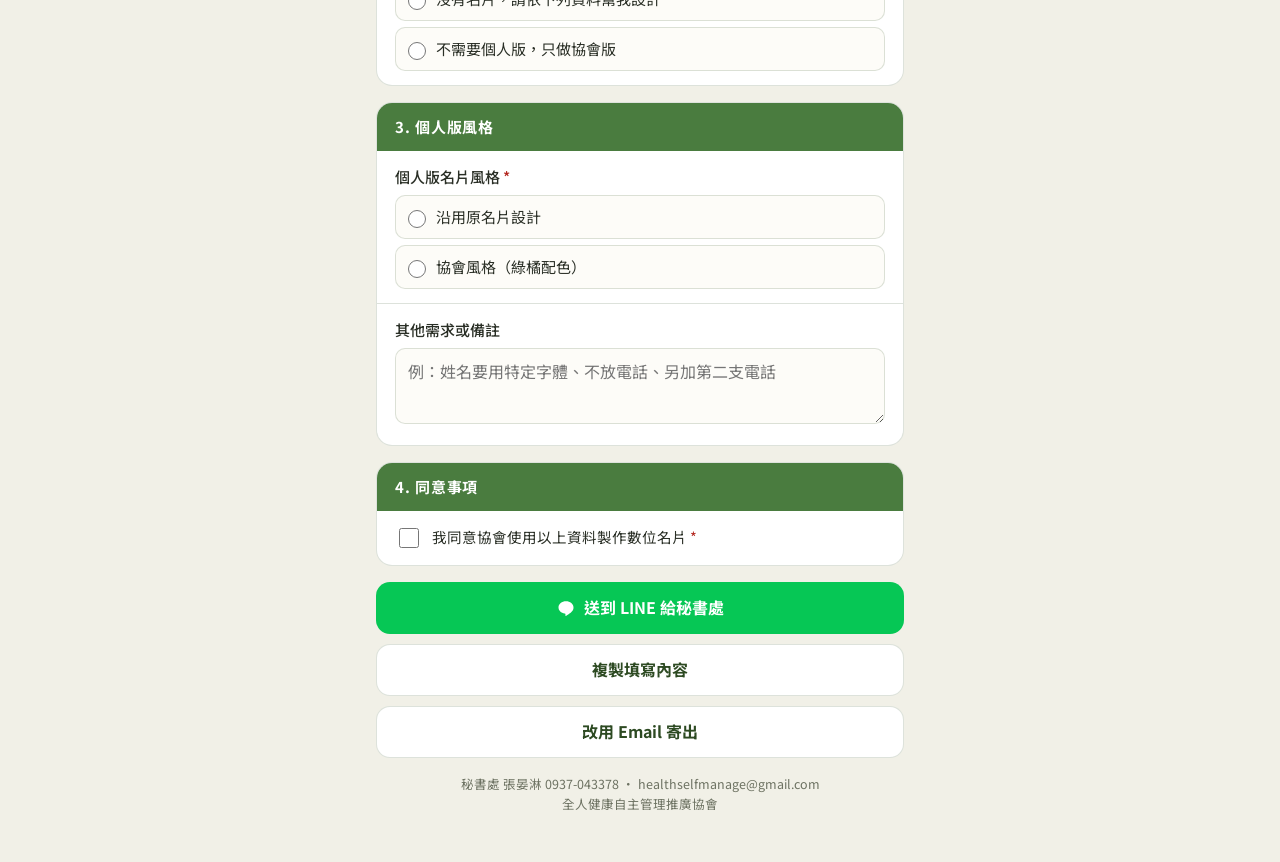
<file: card/form/index.html>
<!doctype html>
<html lang="zh-Hant">
<head>
<meta charset="utf-8">
<meta name="viewport" content="width=device-width, initial-scale=1, viewport-fit=cover">
<title>數位名片製作｜全人健康自主管理推廣協會</title>
<meta name="description" content="協會為每位理監事製作協會版與個人版數位名片，請花 3 分鐘填寫資料。">
<meta property="og:title" content="數位名片製作">
<meta property="og:description" content="請花 3 分鐘填寫，協會為您製作協會版與個人版數位名片。">
<meta property="og:image" content="https://healthselfmanage.org.tw/card/og.png">
<link rel="icon" type="image/jpeg" href="../../assets/logo.jpg">
<link rel="preconnect" href="https://fonts.gstatic.com" crossorigin>
<link rel="stylesheet" href="https://fonts.googleapis.com/css2?family=Noto+Sans+TC:wght@400;500;700&display=swap">
<style>
  :root { --bg:#f1f0e7; --fg:#2a2f26; --muted:#6d7262; --surface:#fff; --line:rgba(45,74,34,.16);
    --forest:#2d4a22; --forest-mid:#4a7c3f; --sun:#f5a623; --orange:#e8921c; --earth:#8b7355; --err:#b3261e;
    --font:"Noto Sans TC","PingFang TC","Microsoft JhengHei",system-ui,sans-serif; }
  * { box-sizing:border-box }
  body { margin:0; background:var(--bg); color:var(--fg); font-family:var(--font); line-height:1.6; -webkit-font-smoothing:antialiased }
  .page { max-width:560px; margin:0 auto; padding-block:20px 48px; padding-left:max(16px, env(safe-area-inset-left,0px)); padding-right:max(16px, env(safe-area-inset-right,0px)); display:flex; flex-direction:column; gap:16px }
  header.top { display:flex; align-items:center; gap:12px }
  header.top img { width:48px; height:auto; mix-blend-mode:multiply }
  header.top .org { font-size:13px; color:var(--earth); letter-spacing:.04em }
  header.top h1 { margin:0; font-size:21px; color:var(--forest); letter-spacing:.04em; line-height:1.3 }
  .intro { background:var(--surface); border-radius:16px; padding:16px 18px; font-size:14.5px; border:1px solid var(--line) }
  .intro p { margin:0 0 8px } .intro p:last-child { margin:0 }
  .intro ol { margin:6px 0 8px; padding-left:22px }
  .intro .note { color:var(--muted); font-size:13px }
  section.card { background:var(--surface); border-radius:16px; border:1px solid var(--line); overflow:hidden }
  section.card h2 { margin:0; padding:12px 18px; font-size:15px; color:#fff; background:var(--forest-mid); letter-spacing:.06em }
  section.card h2 small { font-weight:400; opacity:.85; margin-left:6px }
  .sec-note { margin:0; padding:12px 18px 0; font-size:13px; color:var(--muted) }
  .f { padding:14px 18px; border-top:1px solid var(--line) }
  .f:first-of-type { border-top:0 }
  .f label.q, .f .q { display:block; font-weight:500; font-size:15px; margin-bottom:6px }
  .req::after { content:" *"; color:var(--err) }
  .hint { font-size:12.5px; color:var(--muted); margin:-2px 0 8px }
  input[type=text], input[type=tel], input[type=email], input[type=url], textarea, select {
    width:100%; font:inherit; font-size:16px; padding:10px 12px; border:1px solid var(--line); border-radius:10px; background:#fdfcf8; color:var(--fg) }
  textarea { min-height:76px; resize:vertical }
  input:focus, textarea:focus, select:focus { outline:2px solid var(--sun); outline-offset:1px; border-color:transparent }
  .opts { display:flex; flex-direction:column; gap:6px }
  .opts label { display:flex; align-items:flex-start; gap:10px; padding:9px 12px; border:1px solid var(--line); border-radius:10px; background:#fdfcf8; font-size:15px; cursor:pointer }
  .opts input { margin:5px 0 0; width:18px; height:18px; accent-color:var(--forest-mid); flex:none }
  .opts label:has(input:checked) { border-color:var(--forest-mid); background:#eef5e9 }
  .row2 { display:grid; grid-template-columns:1fr 1fr; gap:10px }
  .err { color:var(--err); font-size:13px; margin-top:6px; display:none }
  .f.bad .err { display:block } .f.bad input[type=text], .f.bad input[type=tel], .f.bad .opts label { border-color:var(--err) }
  .consent { display:flex; gap:10px; align-items:flex-start; font-size:14.5px }
  .consent input { width:20px; height:20px; margin-top:3px; accent-color:var(--forest-mid); flex:none }
  .actions { display:flex; flex-direction:column; gap:10px }
  .btn { display:flex; align-items:center; justify-content:center; gap:8px; min-height:52px; border-radius:14px; font:inherit; font-size:16px; font-weight:700; border:0; cursor:pointer; text-decoration:none; -webkit-tap-highlight-color:transparent }
  .btn svg { width:20px; height:20px; flex:none }
  .btn.line { background:#06C755; color:#fff }
  .btn.ghost { background:var(--surface); color:var(--forest); border:1px solid var(--line) }
  .btn:focus-visible { outline:2px solid var(--sun); outline-offset:2px }
  .after { display:none; background:#fff8e8; border:1px solid rgba(232,146,28,.4); border-radius:16px; padding:16px 18px; font-size:14.5px }
  .after.show { display:block }
  .after h3 { margin:0 0 6px; font-size:16px; color:var(--orange) }
  .after ol { margin:0; padding-left:22px }
  .after pre { white-space:pre-wrap; font:inherit; font-size:13px; background:#fdfcf8; border:1px solid var(--line); border-radius:10px; padding:10px 12px; margin:10px 0 0; max-height:220px; overflow:auto }
  footer.note { font-size:12.5px; color:var(--muted); text-align:center; line-height:1.6 }
  .toast { position:fixed; left:50%; bottom:24px; transform:translateX(-50%); background:var(--forest); color:#fff; padding:8px 16px; border-radius:999px; font-size:13.5px; opacity:0; pointer-events:none; transition:opacity .2s }
  .toast.show { opacity:1 }
  @media (prefers-reduced-motion: reduce) { .toast { transition:none } }
</style>
</head>
<body>
<main class="page">
  <header class="top">
    <img src="../../assets/logo.jpg" alt="">
    <div><div class="org">全人健康自主管理推廣協會</div><h1>數位名片製作</h1></div>
  </header>

  <div class="intro">
    <p>各位理監事您好，協會將為每位理監事製作兩套數位名片（電子檔），不含印刷：</p>
    <ol>
      <li><b>協會版名片</b>：統一版型，標示您在協會的職務。</li>
      <li><b>個人版名片</b>：依您現有的單位與頭銜製作，可沿用原名片設計或改用協會風格。</li>
    </ol>
    <p>兩款都會做成可在 LINE 轉傳的圖片與數位名片網頁，點開即可撥號、存入聯絡人。數位名片僅提供給本人以連結分享，不會刊登在協會網站上；電子檔可自行送印。理事長的成品可先參考：<a href="../" style="color:var(--forest-mid)">healthselfmanage.org.tw/card/</a></p>
    <p class="note">填寫約 3 分鐘。按下「送到 LINE」後，請在同一個對話附上您原本名片的正反面照片。資料僅供名片製作使用。</p>
  </div>

  <form id="f" novalidate>
  <div style="display:flex;flex-direction:column;gap:16px">

  <section class="card">
    <h2>1. 基本資料</h2>
    <div class="f" data-key="name"><label class="q req" for="name">姓名</label><input type="text" id="name" name="name" autocomplete="name" placeholder="請填身分證姓名，將印在名片上"><div class="err">請填寫姓名</div></div>
    <div class="f"><label class="q" for="nameEn">英文姓名拼音</label><div class="hint">護照拼音，例：Hsieh Hung-Chun。沒有可空白，我們依外交部拼音代填。</div><input type="text" id="nameEn" name="nameEn" placeholder="Hsieh Hung-Chun"></div>
    <div class="f" data-key="role"><span class="q req">協會職務</span>
      <div class="opts" id="role">
        <label><input type="radio" name="role" value="理事長">理事長</label>
        <label><input type="radio" name="role" value="常務理事">常務理事</label>
        <label><input type="radio" name="role" value="理事">理事</label>
        <label><input type="radio" name="role" value="常務監事">常務監事</label>
        <label><input type="radio" name="role" value="監事">監事</label>
        <label><input type="radio" name="role" value="秘書長">秘書長</label>
        <label><input type="radio" name="role" value="其他">其他（請在備註說明）</label>
      </div><div class="err">請選擇協會職務</div></div>
    <div class="f" data-key="phone"><label class="q req" for="phone">手機號碼</label><div class="hint">將印在名片上</div><input type="tel" id="phone" name="phone" inputmode="tel" autocomplete="tel" placeholder="0912-345-678"><div class="err">請填寫 09 開頭的手機號碼</div></div>
    <div class="f"><label class="q" for="email">Email</label><div class="hint">印在個人版名片；協會版統一印協會信箱</div><input type="email" id="email" name="email" inputmode="email" autocomplete="email" placeholder="name@example.com"></div>
  </section>

  <section class="card">
    <h2>2. 原本的名片</h2>
    <p class="sec-note">個人版為選填。有名片的請拍照上傳；沒有名片但想做的，填寫單位與職稱即可；不需要個人版可直接選第三項。</p>
    <div class="f" data-key="hasCard"><span class="q req">個人版名片</span>
      <div class="opts" id="hasCard">
        <label><input type="radio" name="hasCard" value="有，上傳照片">有名片，我上傳照片</label>
        <label><input type="radio" name="hasCard" value="沒有，請幫我設計">沒有名片，請依下列資料幫我設計</label>
        <label><input type="radio" name="hasCard" value="不需要個人版">不需要個人版，只做協會版</label>
      </div><div class="err">請選擇一項</div></div>
    <div class="f" id="uploadBox" style="background:#eef5e9" hidden>
      <span class="q">上傳名片照片</span>
      <div class="hint">按下方按鈕開啟協會雲端資料夾，選擇相簿中的名片正面、背面照片上傳（需登入 Google 帳號）。上傳後請回到這頁繼續填寫並送出。</div>
      <a class="btn line" style="background:var(--forest-mid)" href="https://drive.google.com/drive/folders/1Iji5lHjE2RpzNWMaa_pQPb4tZztOZu9U" target="_blank" rel="noopener">📷 上傳名片照片（開啟雲端資料夾）</a>
      <div class="hint" style="margin:8px 0 0">不方便登入 Google 的話，送出表單後直接在 LINE 對話附上照片即可。</div>
    </div>
    <div id="designBox" hidden>
    <div class="f" data-key="org"><label class="q req" for="org">任職單位（公司或機構全名）</label><div class="hint">印在個人版名片上</div><input type="text" id="org" name="org" autocomplete="organization"><div class="err">請填寫任職單位</div></div>
    <div class="f" data-key="title"><label class="q req" for="title">職稱</label><div class="hint">例：總經理、負責人、兼任助理教授</div><input type="text" id="title" name="title" autocomplete="organization-title"><div class="err">請填寫職稱</div></div>
    <div class="f"><label class="q" for="orgContact">單位電話與地址</label><textarea id="orgContact" name="orgContact" placeholder="選填"></textarea></div>
    <div class="f"><label class="q" for="links">要放在個人版名片的網址</label><div class="hint">公司網站、粉專、IG 等，最多 2 個，會做成 QR code</div><textarea id="links" name="links" placeholder="https://"></textarea></div>
    </div>
  </section>

  <section class="card" id="styleBox">
    <h2>3. 個人版風格</h2>
    <div class="f" data-key="style"><span class="q req">個人版名片風格</span>
      <div class="opts" id="style">
        <label><input type="radio" name="style" value="沿用原名片設計">沿用原名片設計</label>
        <label><input type="radio" name="style" value="協會風格">協會風格（綠橘配色）</label>
      </div><div class="err">請選擇一項</div></div>
    <div class="f"><label class="q" for="notes">其他需求或備註</label><textarea id="notes" name="notes" placeholder="例：姓名要用特定字體、不放電話、另加第二支電話"></textarea></div>
  </section>

  <section class="card">
    <h2>4. 同意事項</h2>
    <div class="f" data-key="consent"><label class="consent"><input type="checkbox" id="consent" name="consent"><span class="req">我同意協會使用以上資料製作數位名片</span></label><div class="err">請勾選同意後再送出</div></div>
  </section>

  <div class="actions">
    <button type="submit" class="btn line" id="send">
      <svg viewBox="0 0 24 24" fill="currentColor" aria-hidden="true"><path d="M12 4C7 4 3 7.3 3 11.3c0 3.6 3.2 6.6 7.5 7.2.3.1.7.2.8.5.1.3 0 .8 0 1.1l-.1.8c0 .2-.2.9.8.5s5.1-3 7-5.2c1.3-1.4 2-2.9 2-4.9C21 7.3 17 4 12 4z"/></svg>
      送到 LINE 給秘書處
    </button>
    <button type="button" class="btn ghost" id="copy">複製填寫內容</button>
    <a class="btn ghost" id="mail" href="#">改用 Email 寄出</a>
  </div>

  <div class="after" id="after">
    <h3>還差最後一步：附上名片照片</h3>
    <ol>
      <li>LINE 開啟後，選擇「<b>張晏淋</b>」（秘書處）或協會群組，按送出。</li>
      <li>按下方「上傳名片照片」，把<b>正面與背面照片</b>放進協會雲端資料夾（需登入 Google，檔名請加上姓名），或直接在同一個 LINE 對話中附上。</li>
      <li>約 7 個工作天內，秘書處會用 LINE 傳名片樣稿給您校對。</li>
    </ol>
    <a class="btn ghost" style="margin-top:12px" href="https://drive.google.com/drive/folders/1Iji5lHjE2RpzNWMaa_pQPb4tZztOZu9U" target="_blank" rel="noopener">📷 上傳名片照片到雲端資料夾</a>
    <p style="margin:10px 0 0;font-size:13px;color:var(--muted)">若 LINE 沒有自動開啟，可按「複製填寫內容」後自行貼到 LINE，或改用 Email 寄出。您填寫的內容：</p>
    <pre id="preview"></pre>
  </div>
  </div>
  </form>

  <footer class="note">秘書處 張晏淋 0937-043378 ・ healthselfmanage@gmail.com<br>全人健康自主管理推廣協會</footer>
</main>
<div class="toast" id="toast" role="status" aria-live="polite"></div>

<script>
(function () {
  var form = document.getElementById('f'), toast = document.getElementById('toast'), timer;
  var KEY = 'hhsma-card-form-draft';
  function say(m) { toast.textContent = m; toast.classList.add('show'); clearTimeout(timer); timer = setTimeout(function () { toast.classList.remove('show'); }, 2200); }
  function val(id) { var el = document.getElementById(id); return el ? el.value.trim() : ''; }
  function picked(name) { var r = form.querySelector('input[name="' + name + '"]:checked'); return r ? r.value : ''; }
  function pickedAll(name) { return Array.prototype.map.call(form.querySelectorAll('input[name="' + name + '"]:checked'), function (c) { return c.value; }); }

  // 草稿自動保存
  function save() { try { var d = {}; Array.prototype.forEach.call(form.elements, function (el) { if (!el.name) return; if (el.type === 'radio') { if (el.checked) d[el.name] = el.value; } else if (el.type === 'checkbox') { d[el.name] = (d[el.name] || []).concat(el.checked ? [el.value] : []); } else d[el.name] = el.value; }); localStorage.setItem(KEY, JSON.stringify(d)); } catch (e) {} }
  function load() { try { var d = JSON.parse(localStorage.getItem(KEY) || 'null'); if (!d) return; Array.prototype.forEach.call(form.elements, function (el) { if (!el.name || !(el.name in d)) return; if (el.type === 'radio') el.checked = d[el.name] === el.value; else if (el.type === 'checkbox') el.checked = (d[el.name] || []).indexOf(el.value) >= 0; else el.value = d[el.name]; }); } catch (e) {} }
  load(); form.addEventListener('input', save); form.addEventListener('change', save);
  function toggleCard() { var v = picked('hasCard'); document.getElementById('uploadBox').hidden = !/^有/.test(v); document.getElementById('designBox').hidden = !/^沒有/.test(v); document.getElementById('styleBox').hidden = /^不需要/.test(v); }
  Array.prototype.forEach.call(form.querySelectorAll('input[name="hasCard"]'), function (r) { r.addEventListener('change', toggleCard); });
  toggleCard();

  function compose() {
    var L = [];
    L.push('【數位名片製作】');
    L.push('姓名：' + val('name') + (val('nameEn') ? '（' + val('nameEn') + '）' : ''));
    L.push('協會職務：' + picked('role'));
    L.push('手機：' + val('phone'));
    if (val('email')) L.push('Email：' + val('email'));
    L.push('');
    L.push('個人版：' + picked('hasCard'));
    if (val('org')) L.push('任職單位：' + val('org'));
    if (val('title')) L.push('職稱：' + val('title'));
    if (val('orgContact')) L.push('單位電話／地址：' + val('orgContact').replace(/\n+/g, '；'));
    if (val('links')) L.push('個人版網址：' + val('links').replace(/\n+/g, '、'));
    L.push('');
    if (!/^不需要/.test(picked('hasCard'))) L.push('個人版風格：' + picked('style'));
    if (val('notes')) L.push('備註：' + val('notes').replace(/\n+/g, '；'));
    L.push('');
    L.push(/^有/.test(picked('hasCard')) ? '已同意協會使用資料製作數位名片。名片照片已上傳或隨後附上。' : '已同意協會使用資料製作數位名片。');
    return L.join('\n');
  }
  function validate() {
    var ok = true, first = null;
    function mark(key, bad) { var box = form.querySelector('[data-key="' + key + '"]'); box.classList.toggle('bad', bad); if (bad) { ok = false; first = first || box; } }
    mark('name', !val('name'));
    mark('role', !picked('role'));
    mark('phone', !/^09\d{2}-?\d{3}-?\d{3}$/.test(val('phone').replace(/\s/g, '')));
    mark('hasCard', !picked('hasCard'));
    var noCard = /^沒有/.test(picked('hasCard'));
    mark('org', noCard && !val('org'));
    mark('title', noCard && !val('title'));
    mark('style', !/^不需要/.test(picked('hasCard')) && !picked('style'));
    mark('consent', !document.getElementById('consent').checked);
    if (first) { first.scrollIntoView({ behavior: 'smooth', block: 'center' }); say('還有必填欄位沒填'); }
    return ok;
  }
  function showAfter(text) { document.getElementById('preview').textContent = text; var a = document.getElementById('after'); a.classList.add('show'); a.scrollIntoView({ behavior: 'smooth', block: 'start' }); }
  function copyText(text) {
    if (navigator.clipboard && navigator.clipboard.writeText) navigator.clipboard.writeText(text).then(function () { say('已複製，可貼到 LINE'); }, function () { say('請長按下方內容複製'); });
    else say('請長按下方內容複製');
  }
  form.addEventListener('submit', function (e) {
    e.preventDefault();
    if (!validate()) return;
    var text = compose();
    showAfter(text);
    window.location.href = 'https://line.me/R/share?text=' + encodeURIComponent(text);
  });
  document.getElementById('copy').addEventListener('click', function () { if (!validate()) return; var t = compose(); showAfter(t); copyText(t); });
  document.getElementById('mail').addEventListener('click', function (e) {
    e.preventDefault(); if (!validate()) return; var t = compose(); showAfter(t);
    window.location.href = 'mailto:healthselfmanage@gmail.com?subject=' + encodeURIComponent('數位名片製作：' + val('name')) + '&body=' + encodeURIComponent(t + '\n\n（請將名片正反面照片附加在此信件）');
  });
})();
</script>
</body>
</html>
</file>
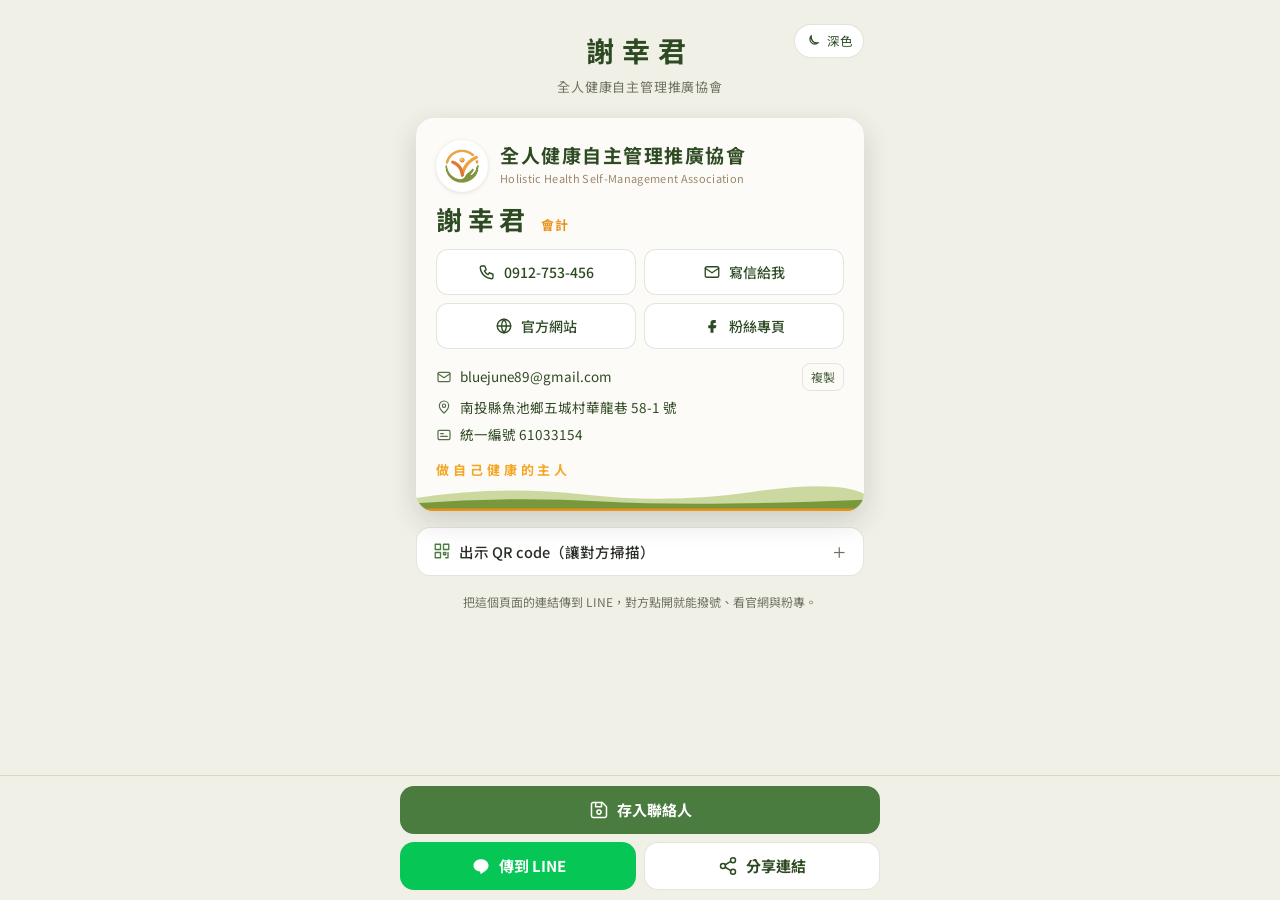
<file: card/hsiehhc/index.html>
<!doctype html>
<html lang="zh-Hant">
<head>
<meta charset="utf-8">
<meta name="viewport" content="width=device-width, initial-scale=1, viewport-fit=cover">
<title>謝幸君 數位名片</title>
<meta name="claude:viewport-fit-sides" content="cover">
<meta name="description" content="謝幸君｜全人健康自主管理推廣協會 會計">
<meta property="og:title" content="謝幸君 數位名片">
<meta property="og:description" content="蓮華自然森林療域 創辦人・林園療癒嚮導／全人健康自主管理推廣協會 會計｜0912-753-456">
<meta property="og:image" content="https://healthselfmanage.org.tw/card/hsiehhc/og.png">
<meta property="og:url" content="https://healthselfmanage.org.tw/card/hsiehhc/">
<meta property="og:type" content="profile">
<link rel="icon" type="image/jpeg" href="../../assets/logo.jpg">
<link rel="preconnect" href="https://fonts.gstatic.com" crossorigin>
<link rel="stylesheet" href="https://fonts.googleapis.com/css2?family=Noto+Sans+TC:wght@400;500;700&family=Noto+Serif+TC:wght@500;700&display=swap">
<style>
  /* 版面：單欄、手機優先；上方姓名，下方兩張身分卡（蓮華深綠、協會米白），底部固定動作列 */
  :root {
    --bg:#f1f0e7; --fg:#2a2f26; --muted:#6d7262; --surface:#ffffff; --line:rgba(45,74,34,.14);
    --forest:#2d4a22; --forest-mid:#4a7c3f; --sun:#f5a623; --orange:#e8921c; --earth:#8b7355;
    --lotus-deep:#1b3326; --lotus-green:#24412f; --lotus-gold:#c9a24a; --lotus-cream:#efe6d2;
    --assoc-bg:#fdfbf7; --assoc-fg:#2d4a22; --assoc-muted:#6b6b5e;
    --btn-bg:#ffffff; --btn-fg:#2d4a22; --bar-bg:rgba(241,240,231,.92);
    --font-sans:"Noto Sans TC","PingFang TC","Microsoft JhengHei",system-ui,sans-serif;
    --font-serif:"Noto Serif TC","PingFang TC",serif;
  }
  @media (prefers-color-scheme: dark) { :root:not([data-theme="light"]) {
    --bg:#131813; --fg:#ebe7da; --muted:#a6ab9b; --surface:#1d241e; --line:rgba(235,231,218,.14);
    --assoc-bg:#1f2a1f; --assoc-fg:#dfe9d3; --assoc-muted:#a6ab9b;
    --btn-bg:#243126; --btn-fg:#dfe9d3; --bar-bg:rgba(19,24,19,.92); color-scheme:dark } }
  :root[data-theme="dark"] {
    --bg:#131813; --fg:#ebe7da; --muted:#a6ab9b; --surface:#1d241e; --line:rgba(235,231,218,.14);
    --assoc-bg:#1f2a1f; --assoc-fg:#dfe9d3; --assoc-muted:#a6ab9b;
    --btn-bg:#243126; --btn-fg:#dfe9d3; --bar-bg:rgba(19,24,19,.92); color-scheme:dark }

  * { box-sizing:border-box }
  body { margin:0; background:var(--bg); color:var(--fg); font-family:var(--font-sans); line-height:1.6; -webkit-font-smoothing:antialiased }
  .page { max-width:480px; margin:0 auto; padding-block:20px 168px; padding-left:max(16px, env(safe-area-inset-left, 0px)); padding-right:max(16px, env(safe-area-inset-right, 0px)); display:flex; flex-direction:column; gap:16px }

  header.top { text-align:center; padding-block:8px 4px; position:relative }
  .theme-toggle { position:absolute; right:0; top:4px; display:inline-flex; align-items:center; gap:6px; padding:6px 10px; border-radius:999px; border:1px solid var(--line); background:var(--btn-bg); color:var(--btn-fg); font:inherit; font-size:12.5px; cursor:pointer; -webkit-tap-highlight-color:transparent }
  .theme-toggle svg { width:16px; height:16px }
  .theme-toggle .ic-sun { display:none }
  :root[data-theme="dark"] .theme-toggle .ic-sun { display:block } :root[data-theme="dark"] .theme-toggle .ic-moon { display:none }
  @media (prefers-color-scheme: dark) { :root:not([data-theme="light"]) .theme-toggle .ic-sun { display:block } :root:not([data-theme="light"]) .theme-toggle .ic-moon { display:none } }
  .theme-toggle:focus-visible { outline:2px solid var(--sun); outline-offset:2px }
  header.top h1 { margin:0; font-size:28px; letter-spacing:.28em; font-weight:700; color:var(--forest) }
  :root[data-theme="dark"] header.top h1 { color:#dfe9d3 }
  @media (prefers-color-scheme: dark) { :root:not([data-theme="light"]) header.top h1 { color:#dfe9d3 } }
  header.top p { margin:4px 0 0; font-size:13px; color:var(--muted); letter-spacing:.06em }

  .card { border-radius:18px; overflow:hidden; box-shadow:0 10px 28px rgba(20,30,18,.16) }
  .card .inner { padding:22px 20px 18px; display:flex; flex-direction:column; gap:14px }
  .brand { display:flex; align-items:center; gap:12px; min-width:0 }
  .brand .t { min-width:0 }
  .brand .zh { font-size:19px; font-weight:700; letter-spacing:.08em; line-height:1.25; margin:0; text-wrap:balance }
  .brand .en { font-size:10.5px; letter-spacing:.14em; text-transform:uppercase; margin:3px 0 0; opacity:.85 }
  .who { display:flex; align-items:baseline; gap:10px; flex-wrap:wrap }
  .who .name { font-size:26px; font-weight:700; letter-spacing:.22em; line-height:1 }
  .who .title { font-size:13px; letter-spacing:.08em }
  .tagline { font-size:12.5px; letter-spacing:.2em; margin:-4px 0 0; opacity:.8 }

  .actions { display:grid; grid-template-columns:1fr 1fr; gap:8px }
  .actions a, .actions button { display:flex; align-items:center; justify-content:center; gap:8px; min-height:46px; padding:8px 6px; border-radius:12px; border:1px solid transparent; background:var(--btn-bg); color:var(--btn-fg); font:inherit; font-size:14px; font-weight:500; text-decoration:none; cursor:pointer; letter-spacing:0; white-space:nowrap; font-variant-numeric:tabular-nums; -webkit-tap-highlight-color:transparent }
  .actions .wide { grid-column:1 / -1 }
  .actions a:focus-visible, .actions button:focus-visible, .bar a:focus-visible, .bar button:focus-visible, .copy:focus-visible { outline:2px solid var(--sun); outline-offset:2px }
  .actions svg { width:18px; height:18px; flex:none }
  .fact { display:flex; align-items:center; gap:8px; font-size:13.5px; min-width:0 }
  .fact .v { min-width:0; overflow-wrap:anywhere; user-select:all }
  .fact svg { width:16px; height:16px; flex:none; opacity:.8 }
  .facts { display:flex; flex-direction:column; gap:6px }
  .copy { flex:none; margin-left:auto; border:1px solid var(--line); background:transparent; color:inherit; border-radius:8px; font:inherit; font-size:12px; padding:3px 8px; cursor:pointer; opacity:.85 }

  /* 蓮華 */
  .lotus { background:radial-gradient(ellipse 70% 60% at 85% 15%, rgba(201,162,74,.18), transparent 70%), linear-gradient(160deg, var(--lotus-green), var(--lotus-deep)); color:var(--lotus-cream); font-family:var(--font-serif); position:relative }
  .lotus .art { position:absolute; right:-14px; bottom:-26px; width:170px; height:auto; opacity:.3; pointer-events:none }
  .lotus .brand .zh { color:#f3ead6 }
  .lotus .brand .en { color:var(--lotus-gold) }
  .lotus .who .name { color:#fff }
  .lotus .who .title { color:var(--lotus-gold) }
  .lotus .actions a, .lotus .actions button { background:rgba(239,230,210,.1); color:var(--lotus-cream); border-color:rgba(201,162,74,.35); font-family:var(--font-sans) }
  .lotus .fact { font-family:var(--font-sans); color:rgba(243,234,214,.92) }
  .lotus .copy { border-color:rgba(201,162,74,.45); color:var(--lotus-gold) }

  /* 協會 */
  .assoc { background:var(--assoc-bg); color:var(--assoc-fg); position:relative }
  .assoc .hills { position:absolute; left:0; right:0; bottom:0; width:100%; height:26px; display:block; pointer-events:none }
  .assoc .inner { padding-bottom:30px }
  .assoc .logo { flex:none; width:52px; height:52px; border-radius:50%; background:#fff; display:grid; place-items:center; overflow:hidden; box-shadow:0 1px 4px rgba(45,74,34,.15) }
  .assoc .logo img { width:46px; height:auto; display:block }
  .assoc .brand .en { color:var(--earth); text-transform:none; letter-spacing:.03em; font-size:11px }
  .assoc .who .name { color:var(--assoc-fg) }
  .assoc .who .title { color:var(--orange); font-weight:700 }
  .assoc .fact { color:var(--assoc-fg) }
  .assoc .slogan { color:var(--sun); font-weight:700; letter-spacing:.3em; font-size:13px; margin:0 }
  .assoc .actions a, .assoc .actions button { border-color:var(--line) }

  .personal .logo { width:auto; min-width:52px; max-width:96px; height:52px; border-radius:12px; padding:4px 8px; }
  .personal .logo img { width:auto; height:44px; max-width:80px; }
  .personal .name-en { font-size:12.5px; letter-spacing:.12em; color:var(--earth); margin:-6px 0 0; }
  .personal .brand .en { text-transform:none; letter-spacing:.04em; font-size:11px; color:var(--earth); }
  .personal.brand { background:radial-gradient(ellipse 60% 55% at 88% 10%, color-mix(in srgb, var(--p-accent) 26%, transparent), transparent 70%), linear-gradient(160deg, var(--p-bg1), var(--p-bg2)); color:var(--p-text) }
  .personal.brand .hills { display:none }
  .personal.brand .stripe { position:absolute; left:0; right:0; bottom:0; height:6px; background:linear-gradient(90deg, var(--p-accent2), var(--p-accent)) }
  .personal.brand .inner { padding-bottom:22px }
  .personal.brand .logo { background:var(--p-tile); box-shadow:none }
  .personal.brand .brand .zh { font-size:17px }
  .personal.brand .brand .zh { color:var(--p-accent) }
  .personal.brand .brand .en { color:var(--p-muted) }
  .personal.brand .who .name { color:var(--p-name) }
  .personal.brand .who .title { color:var(--p-accent) }
  .personal.brand .name-en { color:var(--p-muted) }
  .personal.brand .actions a, .personal.brand .actions button { background:var(--p-btn); color:var(--p-text); border-color:color-mix(in srgb, var(--p-accent) 45%, transparent) }
  .personal.brand .fact { color:var(--p-text) }
  .personal.brand .copy { border-color:color-mix(in srgb, var(--p-accent) 50%, transparent); color:var(--p-accent) }
  /* QR 區 */
  details.qr { border:1px solid var(--line); border-radius:14px; background:var(--surface); overflow:hidden }
  details.qr summary { cursor:pointer; padding:12px 16px; font-weight:500; font-size:14.5px; list-style:none; display:flex; align-items:center; gap:8px }
  details.qr summary::-webkit-details-marker { display:none }
  details.qr summary svg { width:18px; height:18px; flex:none; color:var(--forest-mid) }
  details.qr summary::after { content:"＋"; margin-left:auto; color:var(--muted) }
  details.qr[open] summary::after { content:"－" }
  .qr-grid { display:grid; grid-template-columns:repeat(2, 1fr); gap:12px; padding:4px 16px 16px }
  .qr-grid figure { margin:0; text-align:center; font-size:12px; color:var(--muted) }
  .qr-grid .tile { background:#fff; border-radius:10px; padding:8px; aspect-ratio:1; max-width:100% }
  .qr-grid svg { width:100%; height:100%; display:block }
  .qr-grid figcaption { margin-top:6px; line-height:1.3 }
  .qr-grid figcaption b { display:block; color:var(--fg); font-weight:500 }

  footer.note { font-size:12px; color:var(--muted); text-align:center; line-height:1.6 }

  .bar { position:fixed; left:0; right:0; bottom:0; background:var(--bar-bg); backdrop-filter:blur(10px); -webkit-backdrop-filter:blur(10px); border-top:1px solid var(--line); padding-top:10px; padding-bottom:calc(10px + env(safe-area-inset-bottom, 0px)); padding-left:max(16px, env(safe-area-inset-left, 0px)); padding-right:max(16px, env(safe-area-inset-right, 0px)) }
  .bar .row { max-width:480px; margin:0 auto; display:grid; grid-template-columns:1fr 1fr; gap:8px }
  .bar a, .bar button { display:flex; align-items:center; justify-content:center; gap:8px; min-height:48px; border-radius:14px; font:inherit; font-size:15px; font-weight:700; text-decoration:none; cursor:pointer; border:0; -webkit-tap-highlight-color:transparent }
  .bar .primary { background:var(--forest-mid); color:#fff; grid-column:1 / -1 }
  .bar .line { background:#06C755; color:#fff }
  .bar .ghost { background:var(--btn-bg); color:var(--btn-fg); border:1px solid var(--line) }
  .bar svg { width:20px; height:20px; flex:none }
  .toast { position:fixed; left:50%; bottom:calc(84px + env(safe-area-inset-bottom, 0px)); transform:translateX(-50%); background:var(--forest); color:#fff; padding:8px 16px; border-radius:999px; font-size:13.5px; opacity:0; pointer-events:none; transition:opacity .2s }
  .toast.show { opacity:1 }
  @media (prefers-reduced-motion: reduce) { .toast { transition:none } }
</style>

</head>
<body>
<main class="page">
  <header class="top">
    <button type="button" class="theme-toggle" id="theme-toggle" aria-label="切換深色或淺色底圖">
      <svg class="ic-moon" viewBox="0 0 24 24" fill="none" stroke="currentColor" stroke-width="1.8" stroke-linecap="round" stroke-linejoin="round" aria-hidden="true"><path d="M20 14.5A8.5 8.5 0 0 1 9.5 4a7 7 0 1 0 10.5 10.5z"/></svg>
      <svg class="ic-sun" viewBox="0 0 24 24" fill="none" stroke="currentColor" stroke-width="1.8" stroke-linecap="round" stroke-linejoin="round" aria-hidden="true"><circle cx="12" cy="12" r="4"/><path d="M12 2v2M12 20v2M4.9 4.9l1.4 1.4M17.7 17.7l1.4 1.4M2 12h2M20 12h2M4.9 19.1l1.4-1.4M17.7 6.3l1.4-1.4"/></svg>
      <span class="theme-label">深色</span>
    </button>
    <h1>謝幸君</h1>
    <p>全人健康自主管理推廣協會</p>
  </header>

  

  

  <!-- 全人健康自主管理推廣協會 -->
  <section class="card assoc" aria-labelledby="assoc-h">
    <div class="inner">
      <div class="brand">
        <div class="logo"><img src="[data-uri]" alt="協會標誌"></div>
        <div class="t"><h2 class="zh" id="assoc-h">全人健康自主管理推廣協會</h2><p class="en">Holistic Health Self-Management Association</p></div>
      </div>
      <div class="who"><span class="name">謝幸君</span><span class="title">會計</span></div>
      <div class="actions">
        <a href="tel:+886912753456" id="assoc-tel"><svg viewBox="0 0 24 24" fill="none" stroke="currentColor" stroke-width="1.8" stroke-linecap="round" stroke-linejoin="round" aria-hidden="true"><path d="M5 4h4l2 5-2.5 1.5a11 11 0 0 0 5 5L15 13l5 2v4a2 2 0 0 1-2 2A16 16 0 0 1 3 6a2 2 0 0 1 2-2z"/></svg>0912-753-456</a>
        <a href="mailto:bluejune89@gmail.com" id="assoc-mail"><svg viewBox="0 0 24 24" fill="none" stroke="currentColor" stroke-width="1.8" stroke-linecap="round" stroke-linejoin="round" aria-hidden="true"><rect x="3" y="5" width="18" height="14" rx="2"/><path d="m3 7 9 6 9-6"/></svg>寫信給我</a>
        <a href="https://healthselfmanage.org.tw/" target="_blank" rel="noopener"><svg viewBox="0 0 24 24" fill="none" stroke="currentColor" stroke-width="1.8" stroke-linecap="round" stroke-linejoin="round" aria-hidden="true"><circle cx="12" cy="12" r="9"/><path d="M3 12h18M12 3a14 14 0 0 1 0 18M12 3a14 14 0 0 0 0 18"/></svg>官方網站</a>
        <a href="https://www.facebook.com/share/18GL73YHi4/" target="_blank" rel="noopener"><svg viewBox="0 0 24 24" fill="none" stroke="currentColor" stroke-width="1.8" stroke-linecap="round" stroke-linejoin="round" aria-hidden="true"><path d="M14 8h3V4h-3a4 4 0 0 0-4 4v3H7v4h3v6h4v-6h3l1-4h-4V8z" fill="currentColor" stroke="none"/></svg>粉絲專頁</a>
      </div>
      <div class="facts">
        <div class="fact"><svg viewBox="0 0 24 24" fill="none" stroke="currentColor" stroke-width="1.8" stroke-linecap="round" stroke-linejoin="round" aria-hidden="true"><rect x="3" y="5" width="18" height="14" rx="2"/><path d="m3 7 9 6 9-6"/></svg><span class="v">bluejune89@gmail.com</span><button type="button" class="copy js-copy" data-copy="bluejune89@gmail.com" id="assoc-mail-copy">複製</button></div>
        <div class="fact"><svg viewBox="0 0 24 24" fill="none" stroke="currentColor" stroke-width="1.8" stroke-linecap="round" stroke-linejoin="round" aria-hidden="true"><path d="M12 21s-7-6.2-7-11a7 7 0 0 1 14 0c0 4.8-7 11-7 11z"/><circle cx="12" cy="10" r="2.5"/></svg><span class="v">南投縣魚池鄉五城村華龍巷 58-1 號</span></div>
        <div class="fact"><svg viewBox="0 0 24 24" fill="none" stroke="currentColor" stroke-width="1.8" stroke-linecap="round" stroke-linejoin="round" aria-hidden="true"><rect x="3" y="5" width="18" height="14" rx="2"/><path d="M7 10h4M7 14h10"/></svg><span class="v">統一編號 61033154</span></div>
      </div>
      <p class="slogan">做自己健康的主人</p>
    </div>
    <svg class="hills" viewBox="0 0 960 60" preserveAspectRatio="none" aria-hidden="true">
      <path d="M0 30 Q 180 0, 360 22 T 720 16 T 960 20 L960 60 L0 60 Z" fill="#a3be5c" opacity=".55"/>
      <path d="M0 42 Q 200 26, 400 38 T 960 34 L960 60 L0 60 Z" fill="#6b8c2a" opacity=".85"/>
      <path d="M0 54 L960 54 L960 60 L0 60 Z" fill="#e8921c"/>
    </svg>
  </section>

  <details class="qr" id="qr-panel">
    <summary><svg viewBox="0 0 24 24" fill="none" stroke="currentColor" stroke-width="1.8" stroke-linecap="round" stroke-linejoin="round" aria-hidden="true"><rect x="3" y="3" width="7" height="7"/><rect x="14" y="3" width="7" height="7"/><rect x="3" y="14" width="7" height="7"/><path d="M14 14h3v3h-3zM20 14v7h-3"/></svg>出示 QR code（讓對方掃描）</summary>
    <div class="qr-grid">
      
      
      <figure><div class="tile"><svg xmlns="http://www.w3.org/2000/svg" viewBox="0 0 29 29" shape-rendering="crispEdges"><path stroke="#1b3326" d="M0 0.5h7m1 0h2m8 0h1m3 0h7M0 1.5h1m5 0h1m2 0h1m2 0h1m3 0h2m1 0h1m2 0h1m5 0h1M0 2.5h1m1 0h3m1 0h1m2 0h2m1 0h2m1 0h4m3 0h1m1 0h3m1 0h1M0 3.5h1m1 0h3m1 0h1m1 0h4m2 0h3m1 0h1m3 0h1m1 0h3m1 0h1M0 4.5h1m1 0h3m1 0h1m1 0h1m2 0h4m1 0h1m1 0h1m3 0h1m1 0h3m1 0h1M0 5.5h1m5 0h1m1 0h1m1 0h2m1 0h3m3 0h2m1 0h1m5 0h1M0 6.5h7m1 0h1m1 0h1m1 0h1m1 0h1m1 0h1m1 0h1m1 0h1m1 0h7M8 7.5h1m5 0h1m2 0h4M0 8.5h1m3 0h1m1 0h3m1 0h2m1 0h6m1 0h6m2 0h1M2 9.5h1m4 0h1m1 0h4m4 0h2m2 0h8M1 10.5h3m2 0h1m1 0h2m1 0h1m1 0h3m2 0h1m1 0h1m1 0h2m4 0h1M4 11.5h1m4 0h1m2 0h2m1 0h3m3 0h2m1 0h2m1 0h2M0 12.5h1m1 0h2m1 0h2m1 0h4m1 0h1m3 0h1m1 0h3m5 0h1M2 13.5h2m4 0h7m1 0h3m3 0h7M2 14.5h1m2 0h3m2 0h2m4 0h1m1 0h1m1 0h2m3 0h2m1 0h1M0 15.5h2m1 0h1m1 0h1m1 0h1m1 0h2m3 0h1m2 0h2m1 0h4m3 0h2M1 16.5h2m1 0h1m1 0h2m2 0h1m1 0h4m1 0h1m2 0h2m5 0h1M0 17.5h1m2 0h1m1 0h1m4 0h1m10 0h5m1 0h2M3 18.5h1m1 0h4m1 0h1m2 0h3m5 0h2m3 0h1m1 0h1M3 19.5h3m3 0h1m1 0h1m1 0h1m3 0h1m1 0h2m6 0h2M0 20.5h3m3 0h2m3 0h1m1 0h1m1 0h1m1 0h1m1 0h7m2 0h1M8 21.5h3m1 0h4m2 0h3m3 0h1m3 0h1M0 22.5h7m1 0h1m1 0h1m4 0h1m2 0h3m1 0h1m1 0h3m1 0h1M0 23.5h1m5 0h1m7 0h1m2 0h4m3 0h1m2 0h2M0 24.5h1m1 0h3m1 0h1m1 0h2m1 0h1m1 0h2m1 0h10M0 25.5h1m1 0h3m1 0h1m2 0h3m3 0h7m6 0h1M0 26.5h1m1 0h3m1 0h1m2 0h1m1 0h6m1 0h4m3 0h4M0 27.5h1m5 0h1m2 0h1m1 0h1m2 0h2m1 0h1m2 0h1m1 0h2m1 0h1m1 0h2M0 28.5h7m1 0h1m4 0h1m2 0h2m2 0h2m3 0h1m1 0h1"/></svg>
</div><figcaption><b>協會 官網</b>healthselfmanage.org.tw</figcaption></figure>
      <figure><div class="tile"><svg xmlns="http://www.w3.org/2000/svg" viewBox="0 0 29 29" shape-rendering="crispEdges"><path stroke="#1b3326" d="M0 0.5h7m3 0h1m4 0h5m2 0h7M0 1.5h1m5 0h1m2 0h1m3 0h1m1 0h1m2 0h1m1 0h1m1 0h1m5 0h1M0 2.5h1m1 0h3m1 0h1m3 0h3m1 0h2m1 0h1m1 0h1m2 0h1m1 0h3m1 0h1M0 3.5h1m1 0h3m1 0h1m2 0h1m2 0h5m1 0h2m2 0h1m1 0h3m1 0h1M0 4.5h1m1 0h3m1 0h1m2 0h1m1 0h2m2 0h1m1 0h2m3 0h1m1 0h3m1 0h1M0 5.5h1m5 0h1m1 0h1m2 0h5m2 0h3m1 0h1m5 0h1M0 6.5h7m1 0h1m1 0h1m1 0h1m1 0h1m1 0h1m1 0h1m1 0h1m1 0h7M11 7.5h2m1 0h2m1 0h4M0 8.5h1m2 0h1m1 0h2m1 0h1m1 0h3m1 0h3m1 0h2m1 0h1m1 0h1M1 9.5h3m3 0h1m4 0h1m2 0h2m4 0h2m2 0h1m2 0h1M0 10.5h1m1 0h9m1 0h3m1 0h2m1 0h1m1 0h1m3 0h3M1 11.5h2m2 0h1m2 0h4m1 0h2m1 0h1m1 0h1m1 0h5m1 0h2M4 12.5h4m1 0h1m1 0h3m2 0h2m1 0h4m2 0h1m1 0h2M10 13.5h2m1 0h1m1 0h1m1 0h5m1 0h1M0 14.5h1m1 0h1m1 0h5m2 0h2m3 0h1m1 0h1m1 0h1m1 0h1m2 0h4M0 15.5h1m4 0h1m1 0h2m1 0h1m2 0h3m1 0h2m1 0h1m4 0h1m1 0h1M0 16.5h1m1 0h2m2 0h3m1 0h2m2 0h4m2 0h2m1 0h1m3 0h1M1 17.5h1m1 0h1m8 0h2m3 0h1m3 0h3m1 0h1m2 0h1M0 18.5h1m1 0h3m1 0h1m2 0h4m5 0h1m3 0h2m3 0h2M7 19.5h1m2 0h2m3 0h3m1 0h2m6 0h2M0 20.5h1m2 0h1m1 0h2m1 0h4m1 0h1m5 0h6m1 0h1M8 21.5h1m3 0h1m4 0h1m1 0h2m3 0h1m1 0h3M0 22.5h7m3 0h3m3 0h1m1 0h1m1 0h1m1 0h1m1 0h1m2 0h1M0 23.5h1m5 0h1m1 0h2m1 0h3m2 0h1m1 0h1m1 0h1m3 0h5M0 24.5h1m1 0h3m1 0h1m2 0h2m1 0h1m1 0h4m2 0h5M0 25.5h1m1 0h3m1 0h1m1 0h3m1 0h2m2 0h3m1 0h1m1 0h1m1 0h4M0 26.5h1m1 0h3m1 0h1m2 0h2m1 0h2m4 0h1m5 0h3m1 0h1M0 27.5h1m5 0h1m3 0h1m3 0h4m1 0h2m3 0h1m2 0h1M0 28.5h7m1 0h1m2 0h1m2 0h1m2 0h1m2 0h2m1 0h2m2 0h1"/></svg>
</div><figcaption><b>協會 粉專</b>Facebook</figcaption></figure>
    </div>
  </details>

  <footer class="note">把這個頁面的連結傳到 LINE，對方點開就能撥號、看官網與粉專。</footer>
</main>

<div class="bar">
  <div class="row">
    <button type="button" class="primary" id="vcard-btn"><svg viewBox="0 0 24 24" fill="none" stroke="currentColor" stroke-width="1.8" stroke-linecap="round" stroke-linejoin="round" aria-hidden="true"><path d="M16 3H5a2 2 0 0 0-2 2v14a2 2 0 0 0 2 2h14a2 2 0 0 0 2-2V8z"/><path d="M8 3v5h7V3M12 12a2.5 2.5 0 1 0 0 5 2.5 2.5 0 0 0 0-5z"/></svg>存入聯絡人</button>
    <a class="line" id="share-line" href="https://social-plugins.line.me/lineit/share?url=" target="_blank" rel="noopener"><svg viewBox="0 0 24 24" fill="none" stroke="currentColor" stroke-width="1.8" stroke-linecap="round" stroke-linejoin="round" aria-hidden="true"><path d="M12 4C7 4 3 7.3 3 11.3c0 3.6 3.2 6.6 7.5 7.2.3.1.7.2.8.5.1.3 0 .8 0 1.1l-.1.8c0 .2-.2.9.8.5s5.1-3 7-5.2c1.3-1.4 2-2.9 2-4.9C21 7.3 17 4 12 4z" fill="currentColor" stroke="none"/></svg>傳到 LINE</a>
    <button type="button" class="ghost" id="share-btn"><svg viewBox="0 0 24 24" fill="none" stroke="currentColor" stroke-width="1.8" stroke-linecap="round" stroke-linejoin="round" aria-hidden="true"><circle cx="18" cy="5" r="3"/><circle cx="6" cy="12" r="3"/><circle cx="18" cy="19" r="3"/><path d="m8.6 13.5 6.8 4M15.4 6.5l-6.8 4"/></svg>分享連結</button>
  </div>
</div>
<div class="toast" id="toast" role="status" aria-live="polite"></div>

<script>
(function () {
  var toast = document.getElementById('toast'), timer;
  function say(msg) { toast.textContent = msg; toast.classList.add('show'); clearTimeout(timer); timer = setTimeout(function () { toast.classList.remove('show'); }, 1800); }
  function selectText(el) { try { var r = document.createRange(); r.selectNodeContents(el); var s = window.getSelection(); s.removeAllRanges(); s.addRange(r); } catch (e) {} }
  function copyText(text, el) {
    if (navigator.clipboard && navigator.clipboard.writeText) {
      navigator.clipboard.writeText(text).then(function () { say('已複製：' + text); }, function () { if (el) selectText(el); say('請長按選取後複製'); });
    } else { if (el) selectText(el); say('請長按選取後複製'); }
  }
  Array.prototype.forEach.call(document.querySelectorAll('.js-copy'), function (b) {
    b.addEventListener('click', function () { var v = b.previousElementSibling; copyText(b.getAttribute('data-copy'), v && v.classList.contains('v') ? v : null); });
  });
  var root = document.documentElement, tbtn = document.getElementById('theme-toggle'), tlabel = tbtn.querySelector('.theme-label');
  function isDark() { var t = root.getAttribute('data-theme'); if (t) return t === 'dark'; return window.matchMedia && window.matchMedia('(prefers-color-scheme: dark)').matches; }
  function applyTheme(t) { if (t) root.setAttribute('data-theme', t); else root.removeAttribute('data-theme'); tlabel.textContent = isDark() ? '淺色' : '深色'; }
  var savedTheme = null; try { savedTheme = localStorage.getItem('card-theme'); } catch (e) {}
  applyTheme(savedTheme === 'dark' || savedTheme === 'light' ? savedTheme : null);
  tbtn.addEventListener('click', function () { var next = isDark() ? 'light' : 'dark'; applyTheme(next); try { localStorage.setItem('card-theme', next); } catch (e) {} });
  var url = location.href.split('#')[0];
  var lineLink = document.getElementById('share-line');
  lineLink.href = 'https://social-plugins.line.me/lineit/share?url=' + encodeURIComponent(url);
  document.getElementById('share-btn').addEventListener('click', function () {
    var data = { title: '謝幸君 數位名片', text: '謝幸君｜全人健康自主管理推廣協會 會計', url: url };
    if (navigator.share) { navigator.share(data).catch(function () { copyText(url, null); }); }
    else { copyText(url, null); }
  });
  var vb = document.getElementById('vcard-btn');
  if (vb) vb.addEventListener('click', function () {
    var blob = new Blob(["BEGIN:VCARD\r\nVERSION:3.0\r\nN:謝;幸君;;;\r\nFN:謝幸君\r\nORG:全人健康自主管理推廣協會\r\nTITLE:會計\r\nTEL;TYPE=CELL,VOICE:+886912753456\r\nEMAIL;TYPE=INTERNET:bluejune89@gmail.com\r\nADR;TYPE=WORK:;;華龍巷 58-1 號;魚池鄉五城村;南投縣;555;台灣\r\nURL:https://healthselfmanage.org.tw/\r\nNOTE:協會粉專 https://www.facebook.com/share/18GL73YHi4/\r\nEND:VCARD"], { type: 'text/vcard;charset=utf-8' });
    var a = document.createElement('a'); a.href = URL.createObjectURL(blob); a.download = "謝幸君.vcf"; document.body.appendChild(a); a.click();
    setTimeout(function () { URL.revokeObjectURL(a.href); a.remove(); }, 1000); say('已產生聯絡人檔案，請依手機提示加入');
  });
})();
</script>

</body>
</html>
</file>
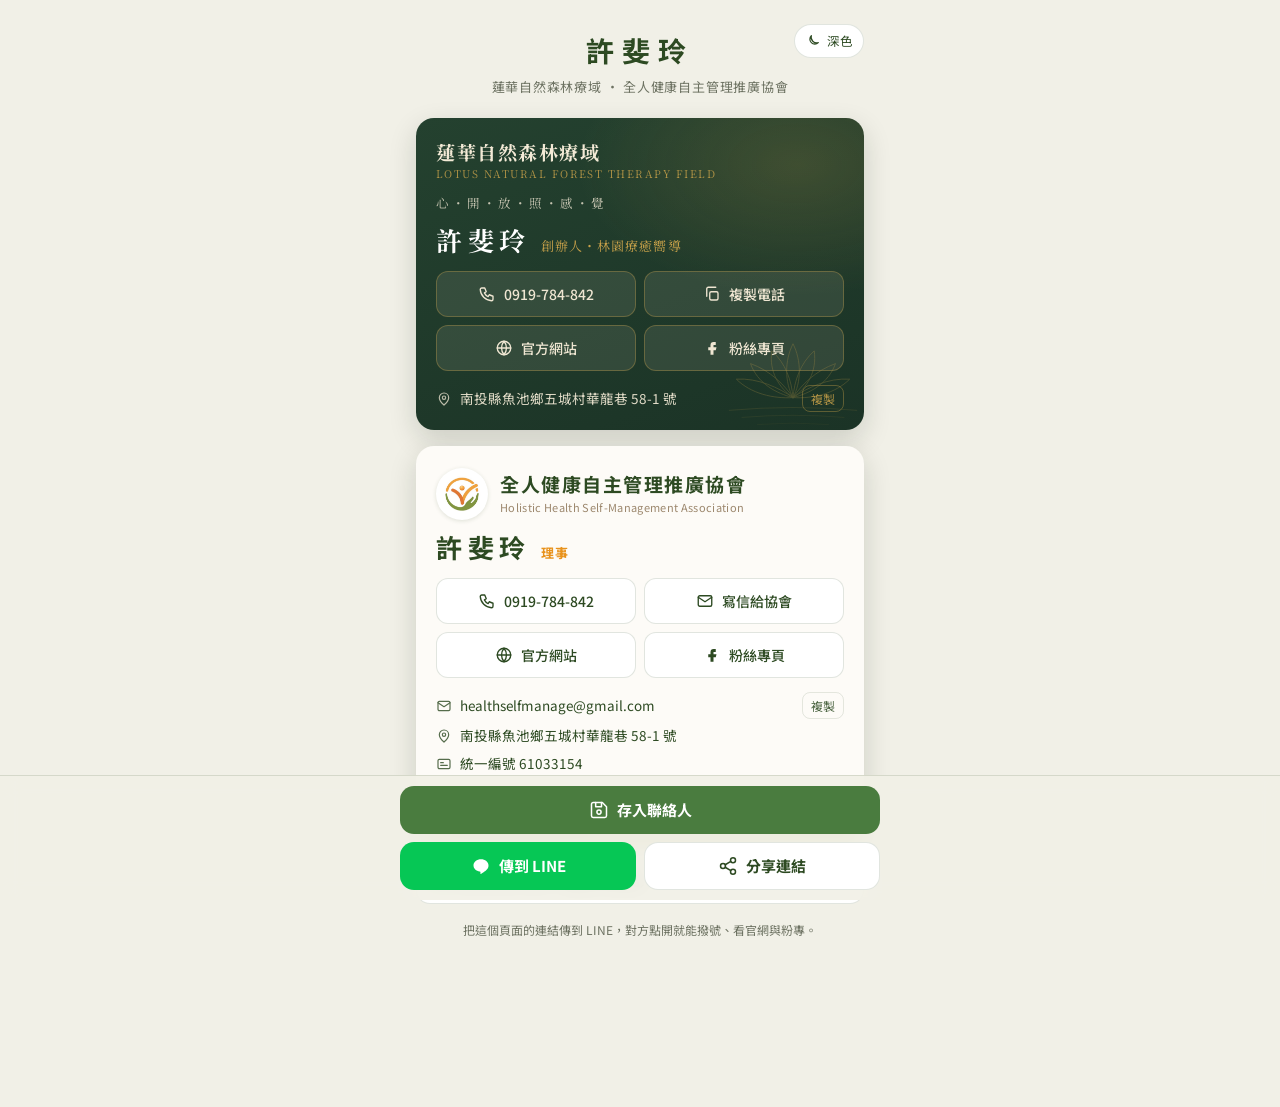
<file: card/hsu/index.html>
<!doctype html>
<html lang="zh-Hant">
<head>
<meta charset="utf-8">
<meta name="viewport" content="width=device-width, initial-scale=1, viewport-fit=cover">
<title>許斐玲 數位名片</title>
<meta name="claude:viewport-fit-sides" content="cover">
<meta name="description" content="許斐玲｜蓮華自然森林療域 創辦人・林園療癒嚮導／全人健康自主管理推廣協會 理事">
<meta property="og:title" content="許斐玲 數位名片">
<meta property="og:description" content="蓮華自然森林療域 創辦人・林園療癒嚮導／全人健康自主管理推廣協會 理事｜0919-784-842">
<meta property="og:image" content="https://healthselfmanage.org.tw/card/hsu/og.png">
<meta property="og:url" content="https://healthselfmanage.org.tw/card/hsu/">
<meta property="og:type" content="profile">
<link rel="icon" type="image/jpeg" href="../../assets/logo.jpg">
<link rel="preconnect" href="https://fonts.gstatic.com" crossorigin>
<link rel="stylesheet" href="https://fonts.googleapis.com/css2?family=Noto+Sans+TC:wght@400;500;700&family=Noto+Serif+TC:wght@500;700&display=swap">
<style>
  /* 版面：單欄、手機優先；上方姓名，下方兩張身分卡（蓮華深綠、協會米白），底部固定動作列 */
  :root {
    --bg:#f1f0e7; --fg:#2a2f26; --muted:#6d7262; --surface:#ffffff; --line:rgba(45,74,34,.14);
    --forest:#2d4a22; --forest-mid:#4a7c3f; --sun:#f5a623; --orange:#e8921c; --earth:#8b7355;
    --lotus-deep:#1b3326; --lotus-green:#24412f; --lotus-gold:#c9a24a; --lotus-cream:#efe6d2;
    --assoc-bg:#fdfbf7; --assoc-fg:#2d4a22; --assoc-muted:#6b6b5e;
    --btn-bg:#ffffff; --btn-fg:#2d4a22; --bar-bg:rgba(241,240,231,.92);
    --font-sans:"Noto Sans TC","PingFang TC","Microsoft JhengHei",system-ui,sans-serif;
    --font-serif:"Noto Serif TC","PingFang TC",serif;
  }
  @media (prefers-color-scheme: dark) { :root:not([data-theme="light"]) {
    --bg:#131813; --fg:#ebe7da; --muted:#a6ab9b; --surface:#1d241e; --line:rgba(235,231,218,.14);
    --assoc-bg:#1f2a1f; --assoc-fg:#dfe9d3; --assoc-muted:#a6ab9b;
    --btn-bg:#243126; --btn-fg:#dfe9d3; --bar-bg:rgba(19,24,19,.92); color-scheme:dark } }
  :root[data-theme="dark"] {
    --bg:#131813; --fg:#ebe7da; --muted:#a6ab9b; --surface:#1d241e; --line:rgba(235,231,218,.14);
    --assoc-bg:#1f2a1f; --assoc-fg:#dfe9d3; --assoc-muted:#a6ab9b;
    --btn-bg:#243126; --btn-fg:#dfe9d3; --bar-bg:rgba(19,24,19,.92); color-scheme:dark }

  * { box-sizing:border-box }
  body { margin:0; background:var(--bg); color:var(--fg); font-family:var(--font-sans); line-height:1.6; -webkit-font-smoothing:antialiased }
  .page { max-width:480px; margin:0 auto; padding-block:20px 168px; padding-left:max(16px, env(safe-area-inset-left, 0px)); padding-right:max(16px, env(safe-area-inset-right, 0px)); display:flex; flex-direction:column; gap:16px }

  header.top { text-align:center; padding-block:8px 4px; position:relative }
  .theme-toggle { position:absolute; right:0; top:4px; display:inline-flex; align-items:center; gap:6px; padding:6px 10px; border-radius:999px; border:1px solid var(--line); background:var(--btn-bg); color:var(--btn-fg); font:inherit; font-size:12.5px; cursor:pointer; -webkit-tap-highlight-color:transparent }
  .theme-toggle svg { width:16px; height:16px }
  .theme-toggle .ic-sun { display:none }
  :root[data-theme="dark"] .theme-toggle .ic-sun { display:block } :root[data-theme="dark"] .theme-toggle .ic-moon { display:none }
  @media (prefers-color-scheme: dark) { :root:not([data-theme="light"]) .theme-toggle .ic-sun { display:block } :root:not([data-theme="light"]) .theme-toggle .ic-moon { display:none } }
  .theme-toggle:focus-visible { outline:2px solid var(--sun); outline-offset:2px }
  header.top h1 { margin:0; font-size:28px; letter-spacing:.28em; font-weight:700; color:var(--forest) }
  :root[data-theme="dark"] header.top h1 { color:#dfe9d3 }
  @media (prefers-color-scheme: dark) { :root:not([data-theme="light"]) header.top h1 { color:#dfe9d3 } }
  header.top p { margin:4px 0 0; font-size:13px; color:var(--muted); letter-spacing:.06em }

  .card { border-radius:18px; overflow:hidden; box-shadow:0 10px 28px rgba(20,30,18,.16) }
  .card .inner { padding:22px 20px 18px; display:flex; flex-direction:column; gap:14px }
  .brand { display:flex; align-items:center; gap:12px; min-width:0 }
  .brand .t { min-width:0 }
  .brand .zh { font-size:19px; font-weight:700; letter-spacing:.08em; line-height:1.25; margin:0; text-wrap:balance }
  .brand .en { font-size:10.5px; letter-spacing:.14em; text-transform:uppercase; margin:3px 0 0; opacity:.85 }
  .who { display:flex; align-items:baseline; gap:10px; flex-wrap:wrap }
  .who .name { font-size:26px; font-weight:700; letter-spacing:.22em; line-height:1 }
  .who .title { font-size:13px; letter-spacing:.08em }
  .tagline { font-size:12.5px; letter-spacing:.2em; margin:-4px 0 0; opacity:.8 }

  .actions { display:grid; grid-template-columns:1fr 1fr; gap:8px }
  .actions a, .actions button { display:flex; align-items:center; justify-content:center; gap:8px; min-height:46px; padding:8px 6px; border-radius:12px; border:1px solid transparent; background:var(--btn-bg); color:var(--btn-fg); font:inherit; font-size:14px; font-weight:500; text-decoration:none; cursor:pointer; letter-spacing:0; white-space:nowrap; font-variant-numeric:tabular-nums; -webkit-tap-highlight-color:transparent }
  .actions .wide { grid-column:1 / -1 }
  .actions a:focus-visible, .actions button:focus-visible, .bar a:focus-visible, .bar button:focus-visible, .copy:focus-visible { outline:2px solid var(--sun); outline-offset:2px }
  .actions svg { width:18px; height:18px; flex:none }
  .fact { display:flex; align-items:center; gap:8px; font-size:13.5px; min-width:0 }
  .fact .v { min-width:0; overflow-wrap:anywhere; user-select:all }
  .fact svg { width:16px; height:16px; flex:none; opacity:.8 }
  .facts { display:flex; flex-direction:column; gap:6px }
  .copy { flex:none; margin-left:auto; border:1px solid var(--line); background:transparent; color:inherit; border-radius:8px; font:inherit; font-size:12px; padding:3px 8px; cursor:pointer; opacity:.85 }

  /* 蓮華 */
  .lotus { background:radial-gradient(ellipse 70% 60% at 85% 15%, rgba(201,162,74,.18), transparent 70%), linear-gradient(160deg, var(--lotus-green), var(--lotus-deep)); color:var(--lotus-cream); font-family:var(--font-serif); position:relative }
  .lotus .art { position:absolute; right:-14px; bottom:-26px; width:170px; height:auto; opacity:.3; pointer-events:none }
  .lotus .brand .zh { color:#f3ead6 }
  .lotus .brand .en { color:var(--lotus-gold) }
  .lotus .who .name { color:#fff }
  .lotus .who .title { color:var(--lotus-gold) }
  .lotus .actions a, .lotus .actions button { background:rgba(239,230,210,.1); color:var(--lotus-cream); border-color:rgba(201,162,74,.35); font-family:var(--font-sans) }
  .lotus .fact { font-family:var(--font-sans); color:rgba(243,234,214,.92) }
  .lotus .copy { border-color:rgba(201,162,74,.45); color:var(--lotus-gold) }

  /* 協會 */
  .assoc { background:var(--assoc-bg); color:var(--assoc-fg); position:relative }
  .assoc .hills { position:absolute; left:0; right:0; bottom:0; width:100%; height:26px; display:block; pointer-events:none }
  .assoc .inner { padding-bottom:30px }
  .assoc .logo { flex:none; width:52px; height:52px; border-radius:50%; background:#fff; display:grid; place-items:center; overflow:hidden; box-shadow:0 1px 4px rgba(45,74,34,.15) }
  .assoc .logo img { width:46px; height:auto; display:block }
  .assoc .brand .en { color:var(--earth); text-transform:none; letter-spacing:.03em; font-size:11px }
  .assoc .who .name { color:var(--assoc-fg) }
  .assoc .who .title { color:var(--orange); font-weight:700 }
  .assoc .fact { color:var(--assoc-fg) }
  .assoc .slogan { color:var(--sun); font-weight:700; letter-spacing:.3em; font-size:13px; margin:0 }
  .assoc .actions a, .assoc .actions button { border-color:var(--line) }

  .personal .logo { width:auto; min-width:52px; max-width:96px; height:52px; border-radius:12px; padding:4px 8px; }
  .personal .logo img { width:auto; height:44px; max-width:80px; }
  .personal .name-en { font-size:12.5px; letter-spacing:.12em; color:var(--earth); margin:-6px 0 0; }
  .personal .brand .en { text-transform:none; letter-spacing:.04em; font-size:11px; color:var(--earth); }
  /* QR 區 */
  details.qr { border:1px solid var(--line); border-radius:14px; background:var(--surface); overflow:hidden }
  details.qr summary { cursor:pointer; padding:12px 16px; font-weight:500; font-size:14.5px; list-style:none; display:flex; align-items:center; gap:8px }
  details.qr summary::-webkit-details-marker { display:none }
  details.qr summary svg { width:18px; height:18px; flex:none; color:var(--forest-mid) }
  details.qr summary::after { content:"＋"; margin-left:auto; color:var(--muted) }
  details.qr[open] summary::after { content:"－" }
  .qr-grid { display:grid; grid-template-columns:repeat(2, 1fr); gap:12px; padding:4px 16px 16px }
  .qr-grid figure { margin:0; text-align:center; font-size:12px; color:var(--muted) }
  .qr-grid .tile { background:#fff; border-radius:10px; padding:8px; aspect-ratio:1; max-width:100% }
  .qr-grid svg { width:100%; height:100%; display:block }
  .qr-grid figcaption { margin-top:6px; line-height:1.3 }
  .qr-grid figcaption b { display:block; color:var(--fg); font-weight:500 }

  footer.note { font-size:12px; color:var(--muted); text-align:center; line-height:1.6 }

  .bar { position:fixed; left:0; right:0; bottom:0; background:var(--bar-bg); backdrop-filter:blur(10px); -webkit-backdrop-filter:blur(10px); border-top:1px solid var(--line); padding-top:10px; padding-bottom:calc(10px + env(safe-area-inset-bottom, 0px)); padding-left:max(16px, env(safe-area-inset-left, 0px)); padding-right:max(16px, env(safe-area-inset-right, 0px)) }
  .bar .row { max-width:480px; margin:0 auto; display:grid; grid-template-columns:1fr 1fr; gap:8px }
  .bar a, .bar button { display:flex; align-items:center; justify-content:center; gap:8px; min-height:48px; border-radius:14px; font:inherit; font-size:15px; font-weight:700; text-decoration:none; cursor:pointer; border:0; -webkit-tap-highlight-color:transparent }
  .bar .primary { background:var(--forest-mid); color:#fff; grid-column:1 / -1 }
  .bar .line { background:#06C755; color:#fff }
  .bar .ghost { background:var(--btn-bg); color:var(--btn-fg); border:1px solid var(--line) }
  .bar svg { width:20px; height:20px; flex:none }
  .toast { position:fixed; left:50%; bottom:calc(84px + env(safe-area-inset-bottom, 0px)); transform:translateX(-50%); background:var(--forest); color:#fff; padding:8px 16px; border-radius:999px; font-size:13.5px; opacity:0; pointer-events:none; transition:opacity .2s }
  .toast.show { opacity:1 }
  @media (prefers-reduced-motion: reduce) { .toast { transition:none } }
</style>

</head>
<body>
<main class="page">
  <header class="top">
    <button type="button" class="theme-toggle" id="theme-toggle" aria-label="切換深色或淺色底圖">
      <svg class="ic-moon" viewBox="0 0 24 24" fill="none" stroke="currentColor" stroke-width="1.8" stroke-linecap="round" stroke-linejoin="round" aria-hidden="true"><path d="M20 14.5A8.5 8.5 0 0 1 9.5 4a7 7 0 1 0 10.5 10.5z"/></svg>
      <svg class="ic-sun" viewBox="0 0 24 24" fill="none" stroke="currentColor" stroke-width="1.8" stroke-linecap="round" stroke-linejoin="round" aria-hidden="true"><circle cx="12" cy="12" r="4"/><path d="M12 2v2M12 20v2M4.9 4.9l1.4 1.4M17.7 17.7l1.4 1.4M2 12h2M20 12h2M4.9 19.1l1.4-1.4M17.7 6.3l1.4-1.4"/></svg>
      <span class="theme-label">深色</span>
    </button>
    <h1>許斐玲</h1>
    <p>蓮華自然森林療域 ・ 全人健康自主管理推廣協會</p>
  </header>

  <!--A:lotus-->
  <section class="card lotus" aria-labelledby="lotus-h">
    <svg class="art" viewBox="0 0 240 200" fill="none" stroke="#c9a24a" stroke-width="1.1" stroke-linecap="round" stroke-linejoin="round" aria-hidden="true">
      <path d="M120 118 C 108 96, 108 66, 120 42 C 132 66, 132 96, 120 118 Z"/><path d="M120 118 C 100 104, 86 82, 90 52 C 110 70, 118 94, 120 118 Z"/><path d="M120 118 C 140 104, 154 82, 150 52 C 130 70, 122 94, 120 118 Z"/><path d="M120 118 C 96 112, 70 98, 60 70 C 88 80, 108 100, 120 118 Z"/><path d="M120 118 C 144 112, 170 98, 180 70 C 152 80, 132 100, 120 118 Z"/><path d="M120 118 C 92 120, 60 112, 40 92 C 70 90, 100 104, 120 118 Z"/><path d="M120 118 C 148 120, 180 112, 200 92 C 170 90, 140 104, 120 118 Z"/>
      <g opacity=".55"><path d="M30 136 Q 120 128, 210 136"/><path d="M48 146 Q 120 140, 192 146" opacity=".7"/><path d="M70 156 Q 120 152, 170 156" opacity=".45"/></g>
    </svg>
    <div class="inner">
      <div class="brand"><div class="t"><h2 class="zh" id="lotus-h">蓮華自然森林療域</h2><p class="en">Lotus Natural Forest Therapy Field</p></div></div>
      <p class="tagline">心・開・放・照・感・覺</p>
      <div class="who"><span class="name">許斐玲</span><span class="title">創辦人・林園療癒嚮導</span></div>
      <div class="actions">
        <a href="tel:+886919784842" id="lotus-tel"><svg viewBox="0 0 24 24" fill="none" stroke="currentColor" stroke-width="1.8" stroke-linecap="round" stroke-linejoin="round" aria-hidden="true"><path d="M5 4h4l2 5-2.5 1.5a11 11 0 0 0 5 5L15 13l5 2v4a2 2 0 0 1-2 2A16 16 0 0 1 3 6a2 2 0 0 1 2-2z"/></svg>0919-784-842</a>
        <button type="button" class="js-copy" data-copy="0919-784-842" id="lotus-copy"><svg viewBox="0 0 24 24" fill="none" stroke="currentColor" stroke-width="1.8" stroke-linecap="round" stroke-linejoin="round" aria-hidden="true"><rect x="9" y="9" width="11" height="11" rx="2"/><path d="M5 15V5a2 2 0 0 1 2-2h10"/></svg>複製電話</button>
        <a href="https://lotusforest.tw/" target="_blank" rel="noopener"><svg viewBox="0 0 24 24" fill="none" stroke="currentColor" stroke-width="1.8" stroke-linecap="round" stroke-linejoin="round" aria-hidden="true"><circle cx="12" cy="12" r="9"/><path d="M3 12h18M12 3a14 14 0 0 1 0 18M12 3a14 14 0 0 0 0 18"/></svg>官方網站</a>
        <a href="https://www.facebook.com/share/1EuDuPv4ck/" target="_blank" rel="noopener"><svg viewBox="0 0 24 24" fill="none" stroke="currentColor" stroke-width="1.8" stroke-linecap="round" stroke-linejoin="round" aria-hidden="true"><path d="M14 8h3V4h-3a4 4 0 0 0-4 4v3H7v4h3v6h4v-6h3l1-4h-4V8z" fill="currentColor" stroke="none"/></svg>粉絲專頁</a>
      </div>
      <div class="facts">
        <div class="fact"><svg viewBox="0 0 24 24" fill="none" stroke="currentColor" stroke-width="1.8" stroke-linecap="round" stroke-linejoin="round" aria-hidden="true"><path d="M12 21s-7-6.2-7-11a7 7 0 0 1 14 0c0 4.8-7 11-7 11z"/><circle cx="12" cy="10" r="2.5"/></svg><span class="v">南投縣魚池鄉五城村華龍巷 58-1 號</span><button type="button" class="copy js-copy" data-copy="南投縣魚池鄉五城村華龍巷 58-1 號" id="lotus-addr-copy">複製</button></div>
      </div>
    </div>
  </section>
  <!--/A:lotus-->

  

  <!-- 全人健康自主管理推廣協會 -->
  <section class="card assoc" aria-labelledby="assoc-h">
    <div class="inner">
      <div class="brand">
        <div class="logo"><img src="[data-uri]" alt="協會標誌"></div>
        <div class="t"><h2 class="zh" id="assoc-h">全人健康自主管理推廣協會</h2><p class="en">Holistic Health Self-Management Association</p></div>
      </div>
      <div class="who"><span class="name">許斐玲</span><span class="title">理事</span></div>
      <div class="actions">
        <a href="tel:+886919784842" id="assoc-tel"><svg viewBox="0 0 24 24" fill="none" stroke="currentColor" stroke-width="1.8" stroke-linecap="round" stroke-linejoin="round" aria-hidden="true"><path d="M5 4h4l2 5-2.5 1.5a11 11 0 0 0 5 5L15 13l5 2v4a2 2 0 0 1-2 2A16 16 0 0 1 3 6a2 2 0 0 1 2-2z"/></svg>0919-784-842</a>
        <a href="mailto:healthselfmanage@gmail.com" id="assoc-mail"><svg viewBox="0 0 24 24" fill="none" stroke="currentColor" stroke-width="1.8" stroke-linecap="round" stroke-linejoin="round" aria-hidden="true"><rect x="3" y="5" width="18" height="14" rx="2"/><path d="m3 7 9 6 9-6"/></svg>寫信給協會</a>
        <a href="https://healthselfmanage.org.tw/" target="_blank" rel="noopener"><svg viewBox="0 0 24 24" fill="none" stroke="currentColor" stroke-width="1.8" stroke-linecap="round" stroke-linejoin="round" aria-hidden="true"><circle cx="12" cy="12" r="9"/><path d="M3 12h18M12 3a14 14 0 0 1 0 18M12 3a14 14 0 0 0 0 18"/></svg>官方網站</a>
        <a href="https://www.facebook.com/share/18GL73YHi4/" target="_blank" rel="noopener"><svg viewBox="0 0 24 24" fill="none" stroke="currentColor" stroke-width="1.8" stroke-linecap="round" stroke-linejoin="round" aria-hidden="true"><path d="M14 8h3V4h-3a4 4 0 0 0-4 4v3H7v4h3v6h4v-6h3l1-4h-4V8z" fill="currentColor" stroke="none"/></svg>粉絲專頁</a>
      </div>
      <div class="facts">
        <div class="fact"><svg viewBox="0 0 24 24" fill="none" stroke="currentColor" stroke-width="1.8" stroke-linecap="round" stroke-linejoin="round" aria-hidden="true"><rect x="3" y="5" width="18" height="14" rx="2"/><path d="m3 7 9 6 9-6"/></svg><span class="v">healthselfmanage@gmail.com</span><button type="button" class="copy js-copy" data-copy="healthselfmanage@gmail.com" id="assoc-mail-copy">複製</button></div>
        <div class="fact"><svg viewBox="0 0 24 24" fill="none" stroke="currentColor" stroke-width="1.8" stroke-linecap="round" stroke-linejoin="round" aria-hidden="true"><path d="M12 21s-7-6.2-7-11a7 7 0 0 1 14 0c0 4.8-7 11-7 11z"/><circle cx="12" cy="10" r="2.5"/></svg><span class="v">南投縣魚池鄉五城村華龍巷 58-1 號</span></div>
        <div class="fact"><svg viewBox="0 0 24 24" fill="none" stroke="currentColor" stroke-width="1.8" stroke-linecap="round" stroke-linejoin="round" aria-hidden="true"><rect x="3" y="5" width="18" height="14" rx="2"/><path d="M7 10h4M7 14h10"/></svg><span class="v">統一編號 61033154</span></div>
      </div>
      <p class="slogan">做自己健康的主人</p>
    </div>
    <svg class="hills" viewBox="0 0 960 60" preserveAspectRatio="none" aria-hidden="true">
      <path d="M0 30 Q 180 0, 360 22 T 720 16 T 960 20 L960 60 L0 60 Z" fill="#a3be5c" opacity=".55"/>
      <path d="M0 42 Q 200 26, 400 38 T 960 34 L960 60 L0 60 Z" fill="#6b8c2a" opacity=".85"/>
      <path d="M0 54 L960 54 L960 60 L0 60 Z" fill="#e8921c"/>
    </svg>
  </section>

  <details class="qr" id="qr-panel">
    <summary><svg viewBox="0 0 24 24" fill="none" stroke="currentColor" stroke-width="1.8" stroke-linecap="round" stroke-linejoin="round" aria-hidden="true"><rect x="3" y="3" width="7" height="7"/><rect x="14" y="3" width="7" height="7"/><rect x="3" y="14" width="7" height="7"/><path d="M14 14h3v3h-3zM20 14v7h-3"/></svg>出示 QR code（讓對方掃描）</summary>
    <div class="qr-grid">
      <!--A:lotus--><figure><div class="tile"><svg xmlns="http://www.w3.org/2000/svg" viewBox="0 0 25 25" shape-rendering="crispEdges"><path stroke="#1b3326" d="M0 0.5h7m1 0h2m2 0h2m4 0h7M0 1.5h1m5 0h1m1 0h1m1 0h3m1 0h1m1 0h1m1 0h1m5 0h1M0 2.5h1m1 0h3m1 0h1m1 0h2m3 0h3m2 0h1m1 0h3m1 0h1M0 3.5h1m1 0h3m1 0h1m2 0h1m1 0h3m2 0h1m1 0h1m1 0h3m1 0h1M0 4.5h1m1 0h3m1 0h1m1 0h4m4 0h1m1 0h1m1 0h3m1 0h1M0 5.5h1m5 0h1m5 0h1m1 0h1m1 0h1m1 0h1m5 0h1M0 6.5h7m1 0h1m1 0h1m1 0h1m1 0h1m1 0h1m1 0h7M9 7.5h1m1 0h1m1 0h3M0 8.5h1m2 0h6m3 0h1m2 0h1m1 0h1m2 0h1m1 0h3M5 9.5h1m1 0h1m4 0h4m3 0h5M0 10.5h3m1 0h3m1 0h4m1 0h1m1 0h2m3 0h2m2 0h1M1 11.5h1m2 0h2m1 0h1m2 0h3m2 0h1m3 0h6M0 12.5h4m2 0h1m1 0h2m2 0h1m3 0h1m1 0h2m4 0h1M0 13.5h1m1 0h1m1 0h2m7 0h1m1 0h3m2 0h1m2 0h1M0 14.5h3m3 0h2m1 0h10m1 0h5M0 15.5h1m2 0h1m1 0h1m1 0h1m3 0h1m2 0h2m2 0h2m1 0h2m1 0h1M0 16.5h1m3 0h3m3 0h1m2 0h1m1 0h6m1 0h2M8 17.5h2m1 0h2m1 0h1m1 0h1m3 0h1m1 0h2M0 18.5h7m1 0h2m1 0h1m4 0h1m1 0h1m1 0h1m3 0h1M0 19.5h1m5 0h1m1 0h2m2 0h2m1 0h2m3 0h1m2 0h1M0 20.5h1m1 0h3m1 0h1m1 0h1m3 0h1m2 0h6m2 0h2M0 21.5h1m1 0h3m1 0h1m1 0h3m2 0h3m1 0h2m4 0h2M0 22.5h1m1 0h3m1 0h1m2 0h2m1 0h2m1 0h1m4 0h5M0 23.5h1m5 0h1m2 0h2m3 0h2m2 0h3m1 0h3M0 24.5h7m1 0h1m3 0h3m1 0h1m1 0h1m2 0h1m2 0h1"/></svg>
</div><figcaption><b>蓮華 官網</b>lotusforest.tw</figcaption></figure>
      <figure><div class="tile"><svg xmlns="http://www.w3.org/2000/svg" viewBox="0 0 29 29" shape-rendering="crispEdges"><path stroke="#1b3326" d="M0 0.5h7m3 0h3m1 0h7m1 0h7M0 1.5h1m5 0h1m3 0h2m3 0h3m2 0h1m1 0h1m5 0h1M0 2.5h1m1 0h3m1 0h1m1 0h1m1 0h3m2 0h2m2 0h1m2 0h1m1 0h3m1 0h1M0 3.5h1m1 0h3m1 0h1m1 0h1m3 0h6m4 0h1m1 0h3m1 0h1M0 4.5h1m1 0h3m1 0h1m1 0h3m1 0h1m1 0h1m1 0h5m1 0h1m1 0h3m1 0h1M0 5.5h1m5 0h1m1 0h1m2 0h1m1 0h3m6 0h1m5 0h1M0 6.5h7m1 0h1m1 0h1m1 0h1m1 0h1m1 0h1m1 0h1m1 0h1m1 0h7M8 7.5h1m1 0h1m4 0h2m2 0h2M0 8.5h1m1 0h5m6 0h1m1 0h1m1 0h3m2 0h5M0 9.5h1m1 0h1m1 0h2m2 0h2m1 0h2m1 0h6m1 0h4m3 0h1M0 10.5h1m3 0h3m2 0h4m1 0h4m2 0h1M0 11.5h3m2 0h1m2 0h1m1 0h1m1 0h1m2 0h2m2 0h1m1 0h3m1 0h1m1 0h1M0 12.5h1m1 0h1m1 0h1m1 0h1m3 0h1m2 0h5m1 0h1m5 0h2M3 13.5h1m1 0h1m3 0h1m2 0h1m3 0h1m2 0h4m1 0h1m3 0h1M0 14.5h3m1 0h1m1 0h1m1 0h2m3 0h1m1 0h4m1 0h2m1 0h1m1 0h2M2 15.5h1m1 0h1m2 0h1m2 0h2m2 0h3m2 0h2m2 0h2m2 0h1M1 16.5h3m2 0h1m1 0h4m1 0h3m1 0h1m1 0h1m3 0h1m1 0h2M0 17.5h1m1 0h4m1 0h1m2 0h2m1 0h1m1 0h10m1 0h1m1 0h1M0 18.5h1m1 0h2m2 0h2m1 0h1m1 0h1m1 0h1m1 0h2m1 0h1m1 0h2m1 0h1m2 0h1M0 19.5h1m3 0h1m2 0h1m1 0h1m1 0h2m1 0h2m2 0h3m1 0h3m2 0h1M0 20.5h1m1 0h2m1 0h5m3 0h1m1 0h3m1 0h6m1 0h3M8 21.5h3m1 0h2m4 0h1m1 0h1m3 0h5M0 22.5h7m3 0h2m1 0h4m1 0h3m1 0h1m1 0h3M0 23.5h1m5 0h1m1 0h1m2 0h1m2 0h1m1 0h1m2 0h2m3 0h1m2 0h2M0 24.5h1m1 0h3m1 0h1m1 0h1m2 0h1m5 0h1m2 0h5m1 0h3M0 25.5h1m1 0h3m1 0h1m1 0h1m3 0h2m6 0h1m2 0h1m1 0h4M0 26.5h1m1 0h3m1 0h1m1 0h1m2 0h8m2 0h7M0 27.5h1m5 0h1m3 0h2m3 0h2m1 0h1m1 0h1m2 0h1m1 0h1m1 0h1M0 28.5h7m1 0h2m4 0h2m1 0h1m1 0h1m3 0h4"/></svg>
</div><figcaption><b>蓮華 粉專</b>Facebook</figcaption></figure><!--/A:lotus-->
      
      <figure><div class="tile"><svg xmlns="http://www.w3.org/2000/svg" viewBox="0 0 29 29" shape-rendering="crispEdges"><path stroke="#1b3326" d="M0 0.5h7m1 0h2m8 0h1m3 0h7M0 1.5h1m5 0h1m2 0h1m2 0h1m3 0h2m1 0h1m2 0h1m5 0h1M0 2.5h1m1 0h3m1 0h1m2 0h2m1 0h2m1 0h4m3 0h1m1 0h3m1 0h1M0 3.5h1m1 0h3m1 0h1m1 0h4m2 0h3m1 0h1m3 0h1m1 0h3m1 0h1M0 4.5h1m1 0h3m1 0h1m1 0h1m2 0h4m1 0h1m1 0h1m3 0h1m1 0h3m1 0h1M0 5.5h1m5 0h1m1 0h1m1 0h2m1 0h3m3 0h2m1 0h1m5 0h1M0 6.5h7m1 0h1m1 0h1m1 0h1m1 0h1m1 0h1m1 0h1m1 0h1m1 0h7M8 7.5h1m5 0h1m2 0h4M0 8.5h1m3 0h1m1 0h3m1 0h2m1 0h6m1 0h6m2 0h1M2 9.5h1m4 0h1m1 0h4m4 0h2m2 0h8M1 10.5h3m2 0h1m1 0h2m1 0h1m1 0h3m2 0h1m1 0h1m1 0h2m4 0h1M4 11.5h1m4 0h1m2 0h2m1 0h3m3 0h2m1 0h2m1 0h2M0 12.5h1m1 0h2m1 0h2m1 0h4m1 0h1m3 0h1m1 0h3m5 0h1M2 13.5h2m4 0h7m1 0h3m3 0h7M2 14.5h1m2 0h3m2 0h2m4 0h1m1 0h1m1 0h2m3 0h2m1 0h1M0 15.5h2m1 0h1m1 0h1m1 0h1m1 0h2m3 0h1m2 0h2m1 0h4m3 0h2M1 16.5h2m1 0h1m1 0h2m2 0h1m1 0h4m1 0h1m2 0h2m5 0h1M0 17.5h1m2 0h1m1 0h1m4 0h1m10 0h5m1 0h2M3 18.5h1m1 0h4m1 0h1m2 0h3m5 0h2m3 0h1m1 0h1M3 19.5h3m3 0h1m1 0h1m1 0h1m3 0h1m1 0h2m6 0h2M0 20.5h3m3 0h2m3 0h1m1 0h1m1 0h1m1 0h1m1 0h7m2 0h1M8 21.5h3m1 0h4m2 0h3m3 0h1m3 0h1M0 22.5h7m1 0h1m1 0h1m4 0h1m2 0h3m1 0h1m1 0h3m1 0h1M0 23.5h1m5 0h1m7 0h1m2 0h4m3 0h1m2 0h2M0 24.5h1m1 0h3m1 0h1m1 0h2m1 0h1m1 0h2m1 0h10M0 25.5h1m1 0h3m1 0h1m2 0h3m3 0h7m6 0h1M0 26.5h1m1 0h3m1 0h1m2 0h1m1 0h6m1 0h4m3 0h4M0 27.5h1m5 0h1m2 0h1m1 0h1m2 0h2m1 0h1m2 0h1m1 0h2m1 0h1m1 0h2M0 28.5h7m1 0h1m4 0h1m2 0h2m2 0h2m3 0h1m1 0h1"/></svg>
</div><figcaption><b>協會 官網</b>healthselfmanage.org.tw</figcaption></figure>
      <figure><div class="tile"><svg xmlns="http://www.w3.org/2000/svg" viewBox="0 0 29 29" shape-rendering="crispEdges"><path stroke="#1b3326" d="M0 0.5h7m3 0h1m4 0h5m2 0h7M0 1.5h1m5 0h1m2 0h1m3 0h1m1 0h1m2 0h1m1 0h1m1 0h1m5 0h1M0 2.5h1m1 0h3m1 0h1m3 0h3m1 0h2m1 0h1m1 0h1m2 0h1m1 0h3m1 0h1M0 3.5h1m1 0h3m1 0h1m2 0h1m2 0h5m1 0h2m2 0h1m1 0h3m1 0h1M0 4.5h1m1 0h3m1 0h1m2 0h1m1 0h2m2 0h1m1 0h2m3 0h1m1 0h3m1 0h1M0 5.5h1m5 0h1m1 0h1m2 0h5m2 0h3m1 0h1m5 0h1M0 6.5h7m1 0h1m1 0h1m1 0h1m1 0h1m1 0h1m1 0h1m1 0h1m1 0h7M11 7.5h2m1 0h2m1 0h4M0 8.5h1m2 0h1m1 0h2m1 0h1m1 0h3m1 0h3m1 0h2m1 0h1m1 0h1M1 9.5h3m3 0h1m4 0h1m2 0h2m4 0h2m2 0h1m2 0h1M0 10.5h1m1 0h9m1 0h3m1 0h2m1 0h1m1 0h1m3 0h3M1 11.5h2m2 0h1m2 0h4m1 0h2m1 0h1m1 0h1m1 0h5m1 0h2M4 12.5h4m1 0h1m1 0h3m2 0h2m1 0h4m2 0h1m1 0h2M10 13.5h2m1 0h1m1 0h1m1 0h5m1 0h1M0 14.5h1m1 0h1m1 0h5m2 0h2m3 0h1m1 0h1m1 0h1m1 0h1m2 0h4M0 15.5h1m4 0h1m1 0h2m1 0h1m2 0h3m1 0h2m1 0h1m4 0h1m1 0h1M0 16.5h1m1 0h2m2 0h3m1 0h2m2 0h4m2 0h2m1 0h1m3 0h1M1 17.5h1m1 0h1m8 0h2m3 0h1m3 0h3m1 0h1m2 0h1M0 18.5h1m1 0h3m1 0h1m2 0h4m5 0h1m3 0h2m3 0h2M7 19.5h1m2 0h2m3 0h3m1 0h2m6 0h2M0 20.5h1m2 0h1m1 0h2m1 0h4m1 0h1m5 0h6m1 0h1M8 21.5h1m3 0h1m4 0h1m1 0h2m3 0h1m1 0h3M0 22.5h7m3 0h3m3 0h1m1 0h1m1 0h1m1 0h1m1 0h1m2 0h1M0 23.5h1m5 0h1m1 0h2m1 0h3m2 0h1m1 0h1m1 0h1m3 0h5M0 24.5h1m1 0h3m1 0h1m2 0h2m1 0h1m1 0h4m2 0h5M0 25.5h1m1 0h3m1 0h1m1 0h3m1 0h2m2 0h3m1 0h1m1 0h1m1 0h4M0 26.5h1m1 0h3m1 0h1m2 0h2m1 0h2m4 0h1m5 0h3m1 0h1M0 27.5h1m5 0h1m3 0h1m3 0h4m1 0h2m3 0h1m2 0h1M0 28.5h7m1 0h1m2 0h1m2 0h1m2 0h1m2 0h2m1 0h2m2 0h1"/></svg>
</div><figcaption><b>協會 粉專</b>Facebook</figcaption></figure>
    </div>
  </details>

  <footer class="note">把這個頁面的連結傳到 LINE，對方點開就能撥號、看官網與粉專。</footer>
</main>

<div class="bar">
  <div class="row">
    <button type="button" class="primary" id="vcard-btn"><svg viewBox="0 0 24 24" fill="none" stroke="currentColor" stroke-width="1.8" stroke-linecap="round" stroke-linejoin="round" aria-hidden="true"><path d="M16 3H5a2 2 0 0 0-2 2v14a2 2 0 0 0 2 2h14a2 2 0 0 0 2-2V8z"/><path d="M8 3v5h7V3M12 12a2.5 2.5 0 1 0 0 5 2.5 2.5 0 0 0 0-5z"/></svg>存入聯絡人</button>
    <a class="line" id="share-line" href="https://social-plugins.line.me/lineit/share?url=" target="_blank" rel="noopener"><svg viewBox="0 0 24 24" fill="none" stroke="currentColor" stroke-width="1.8" stroke-linecap="round" stroke-linejoin="round" aria-hidden="true"><path d="M12 4C7 4 3 7.3 3 11.3c0 3.6 3.2 6.6 7.5 7.2.3.1.7.2.8.5.1.3 0 .8 0 1.1l-.1.8c0 .2-.2.9.8.5s5.1-3 7-5.2c1.3-1.4 2-2.9 2-4.9C21 7.3 17 4 12 4z" fill="currentColor" stroke="none"/></svg>傳到 LINE</a>
    <button type="button" class="ghost" id="share-btn"><svg viewBox="0 0 24 24" fill="none" stroke="currentColor" stroke-width="1.8" stroke-linecap="round" stroke-linejoin="round" aria-hidden="true"><circle cx="18" cy="5" r="3"/><circle cx="6" cy="12" r="3"/><circle cx="18" cy="19" r="3"/><path d="m8.6 13.5 6.8 4M15.4 6.5l-6.8 4"/></svg>分享連結</button>
  </div>
</div>
<div class="toast" id="toast" role="status" aria-live="polite"></div>

<script>
(function () {
  var toast = document.getElementById('toast'), timer;
  function say(msg) { toast.textContent = msg; toast.classList.add('show'); clearTimeout(timer); timer = setTimeout(function () { toast.classList.remove('show'); }, 1800); }
  function selectText(el) { try { var r = document.createRange(); r.selectNodeContents(el); var s = window.getSelection(); s.removeAllRanges(); s.addRange(r); } catch (e) {} }
  function copyText(text, el) {
    if (navigator.clipboard && navigator.clipboard.writeText) {
      navigator.clipboard.writeText(text).then(function () { say('已複製：' + text); }, function () { if (el) selectText(el); say('請長按選取後複製'); });
    } else { if (el) selectText(el); say('請長按選取後複製'); }
  }
  Array.prototype.forEach.call(document.querySelectorAll('.js-copy'), function (b) {
    b.addEventListener('click', function () { var v = b.previousElementSibling; copyText(b.getAttribute('data-copy'), v && v.classList.contains('v') ? v : null); });
  });
  var root = document.documentElement, tbtn = document.getElementById('theme-toggle'), tlabel = tbtn.querySelector('.theme-label');
  function isDark() { var t = root.getAttribute('data-theme'); if (t) return t === 'dark'; return window.matchMedia && window.matchMedia('(prefers-color-scheme: dark)').matches; }
  function applyTheme(t) { if (t) root.setAttribute('data-theme', t); else root.removeAttribute('data-theme'); tlabel.textContent = isDark() ? '淺色' : '深色'; }
  var savedTheme = null; try { savedTheme = localStorage.getItem('card-theme'); } catch (e) {}
  applyTheme(savedTheme === 'dark' || savedTheme === 'light' ? savedTheme : null);
  tbtn.addEventListener('click', function () { var next = isDark() ? 'light' : 'dark'; applyTheme(next); try { localStorage.setItem('card-theme', next); } catch (e) {} });
  var url = location.href.split('#')[0];
  var lineLink = document.getElementById('share-line');
  lineLink.href = 'https://social-plugins.line.me/lineit/share?url=' + encodeURIComponent(url);
  document.getElementById('share-btn').addEventListener('click', function () {
    var data = { title: '許斐玲 數位名片', text: '許斐玲｜蓮華自然森林療域 創辦人・林園療癒嚮導／全人健康自主管理推廣協會 理事', url: url };
    if (navigator.share) { navigator.share(data).catch(function () { copyText(url, null); }); }
    else { copyText(url, null); }
  });
  var vb = document.getElementById('vcard-btn');
  if (vb) vb.addEventListener('click', function () {
    var blob = new Blob(["BEGIN:VCARD\r\nVERSION:3.0\r\nN:許;斐玲;;;\r\nFN:許斐玲\r\nORG:蓮華自然森林療域；全人健康自主管理推廣協會\r\nTITLE:創辦人・林園療癒嚮導／理事\r\nTEL;TYPE=CELL,VOICE:+886919784842\r\nEMAIL;TYPE=INTERNET:healthselfmanage@gmail.com\r\nADR;TYPE=WORK:;;華龍巷 58-1 號;魚池鄉五城村;南投縣;555;台灣\r\nURL:https://lotusforest.tw/\r\nURL:https://healthselfmanage.org.tw/\r\nNOTE:蓮華粉專 https://www.facebook.com/share/1EuDuPv4ck/  協會粉專 https://www.facebook.com/share/18GL73YHi4/\r\nEND:VCARD"], { type: 'text/vcard;charset=utf-8' });
    var a = document.createElement('a'); a.href = URL.createObjectURL(blob); a.download = "許斐玲.vcf"; document.body.appendChild(a); a.click();
    setTimeout(function () { URL.revokeObjectURL(a.href); a.remove(); }, 1000); say('已產生聯絡人檔案，請依手機提示加入');
  });
})();
</script>

</body>
</html>
</file>
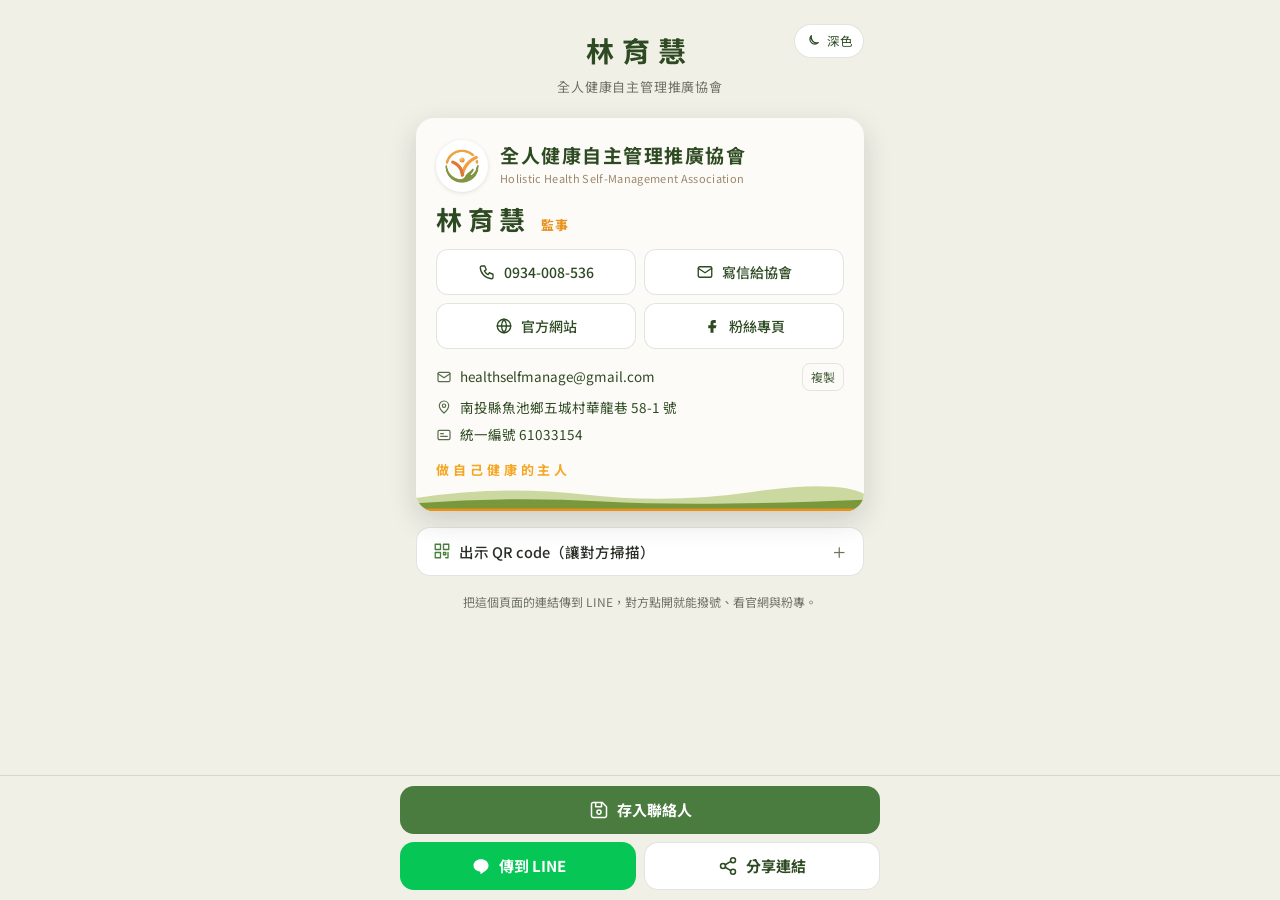
<file: card/lin/index.html>
<!doctype html>
<html lang="zh-Hant">
<head>
<meta charset="utf-8">
<meta name="viewport" content="width=device-width, initial-scale=1, viewport-fit=cover">
<title>林育慧 數位名片</title>
<meta name="claude:viewport-fit-sides" content="cover">
<meta name="description" content="林育慧｜全人健康自主管理推廣協會 監事">
<meta property="og:title" content="林育慧 數位名片">
<meta property="og:description" content="蓮華自然森林療域 創辦人・林園療癒嚮導／全人健康自主管理推廣協會 監事｜0934-008-536">
<meta property="og:image" content="https://healthselfmanage.org.tw/card/lin/og.png">
<meta property="og:url" content="https://healthselfmanage.org.tw/card/lin/">
<meta property="og:type" content="profile">
<link rel="icon" type="image/jpeg" href="../../assets/logo.jpg">
<link rel="preconnect" href="https://fonts.gstatic.com" crossorigin>
<link rel="stylesheet" href="https://fonts.googleapis.com/css2?family=Noto+Sans+TC:wght@400;500;700&family=Noto+Serif+TC:wght@500;700&display=swap">
<style>
  /* 版面：單欄、手機優先；上方姓名，下方兩張身分卡（蓮華深綠、協會米白），底部固定動作列 */
  :root {
    --bg:#f1f0e7; --fg:#2a2f26; --muted:#6d7262; --surface:#ffffff; --line:rgba(45,74,34,.14);
    --forest:#2d4a22; --forest-mid:#4a7c3f; --sun:#f5a623; --orange:#e8921c; --earth:#8b7355;
    --lotus-deep:#1b3326; --lotus-green:#24412f; --lotus-gold:#c9a24a; --lotus-cream:#efe6d2;
    --assoc-bg:#fdfbf7; --assoc-fg:#2d4a22; --assoc-muted:#6b6b5e;
    --btn-bg:#ffffff; --btn-fg:#2d4a22; --bar-bg:rgba(241,240,231,.92);
    --font-sans:"Noto Sans TC","PingFang TC","Microsoft JhengHei",system-ui,sans-serif;
    --font-serif:"Noto Serif TC","PingFang TC",serif;
  }
  @media (prefers-color-scheme: dark) { :root:not([data-theme="light"]) {
    --bg:#131813; --fg:#ebe7da; --muted:#a6ab9b; --surface:#1d241e; --line:rgba(235,231,218,.14);
    --assoc-bg:#1f2a1f; --assoc-fg:#dfe9d3; --assoc-muted:#a6ab9b;
    --btn-bg:#243126; --btn-fg:#dfe9d3; --bar-bg:rgba(19,24,19,.92); color-scheme:dark } }
  :root[data-theme="dark"] {
    --bg:#131813; --fg:#ebe7da; --muted:#a6ab9b; --surface:#1d241e; --line:rgba(235,231,218,.14);
    --assoc-bg:#1f2a1f; --assoc-fg:#dfe9d3; --assoc-muted:#a6ab9b;
    --btn-bg:#243126; --btn-fg:#dfe9d3; --bar-bg:rgba(19,24,19,.92); color-scheme:dark }

  * { box-sizing:border-box }
  body { margin:0; background:var(--bg); color:var(--fg); font-family:var(--font-sans); line-height:1.6; -webkit-font-smoothing:antialiased }
  .page { max-width:480px; margin:0 auto; padding-block:20px 168px; padding-left:max(16px, env(safe-area-inset-left, 0px)); padding-right:max(16px, env(safe-area-inset-right, 0px)); display:flex; flex-direction:column; gap:16px }

  header.top { text-align:center; padding-block:8px 4px; position:relative }
  .theme-toggle { position:absolute; right:0; top:4px; display:inline-flex; align-items:center; gap:6px; padding:6px 10px; border-radius:999px; border:1px solid var(--line); background:var(--btn-bg); color:var(--btn-fg); font:inherit; font-size:12.5px; cursor:pointer; -webkit-tap-highlight-color:transparent }
  .theme-toggle svg { width:16px; height:16px }
  .theme-toggle .ic-sun { display:none }
  :root[data-theme="dark"] .theme-toggle .ic-sun { display:block } :root[data-theme="dark"] .theme-toggle .ic-moon { display:none }
  @media (prefers-color-scheme: dark) { :root:not([data-theme="light"]) .theme-toggle .ic-sun { display:block } :root:not([data-theme="light"]) .theme-toggle .ic-moon { display:none } }
  .theme-toggle:focus-visible { outline:2px solid var(--sun); outline-offset:2px }
  header.top h1 { margin:0; font-size:28px; letter-spacing:.28em; font-weight:700; color:var(--forest) }
  :root[data-theme="dark"] header.top h1 { color:#dfe9d3 }
  @media (prefers-color-scheme: dark) { :root:not([data-theme="light"]) header.top h1 { color:#dfe9d3 } }
  header.top p { margin:4px 0 0; font-size:13px; color:var(--muted); letter-spacing:.06em }

  .card { border-radius:18px; overflow:hidden; box-shadow:0 10px 28px rgba(20,30,18,.16) }
  .card .inner { padding:22px 20px 18px; display:flex; flex-direction:column; gap:14px }
  .brand { display:flex; align-items:center; gap:12px; min-width:0 }
  .brand .t { min-width:0 }
  .brand .zh { font-size:19px; font-weight:700; letter-spacing:.08em; line-height:1.25; margin:0; text-wrap:balance }
  .brand .en { font-size:10.5px; letter-spacing:.14em; text-transform:uppercase; margin:3px 0 0; opacity:.85 }
  .who { display:flex; align-items:baseline; gap:10px; flex-wrap:wrap }
  .who .name { font-size:26px; font-weight:700; letter-spacing:.22em; line-height:1 }
  .who .title { font-size:13px; letter-spacing:.08em }
  .tagline { font-size:12.5px; letter-spacing:.2em; margin:-4px 0 0; opacity:.8 }

  .actions { display:grid; grid-template-columns:1fr 1fr; gap:8px }
  .actions a, .actions button { display:flex; align-items:center; justify-content:center; gap:8px; min-height:46px; padding:8px 6px; border-radius:12px; border:1px solid transparent; background:var(--btn-bg); color:var(--btn-fg); font:inherit; font-size:14px; font-weight:500; text-decoration:none; cursor:pointer; letter-spacing:0; white-space:nowrap; font-variant-numeric:tabular-nums; -webkit-tap-highlight-color:transparent }
  .actions .wide { grid-column:1 / -1 }
  .actions a:focus-visible, .actions button:focus-visible, .bar a:focus-visible, .bar button:focus-visible, .copy:focus-visible { outline:2px solid var(--sun); outline-offset:2px }
  .actions svg { width:18px; height:18px; flex:none }
  .fact { display:flex; align-items:center; gap:8px; font-size:13.5px; min-width:0 }
  .fact .v { min-width:0; overflow-wrap:anywhere; user-select:all }
  .fact svg { width:16px; height:16px; flex:none; opacity:.8 }
  .facts { display:flex; flex-direction:column; gap:6px }
  .copy { flex:none; margin-left:auto; border:1px solid var(--line); background:transparent; color:inherit; border-radius:8px; font:inherit; font-size:12px; padding:3px 8px; cursor:pointer; opacity:.85 }

  /* 蓮華 */
  .lotus { background:radial-gradient(ellipse 70% 60% at 85% 15%, rgba(201,162,74,.18), transparent 70%), linear-gradient(160deg, var(--lotus-green), var(--lotus-deep)); color:var(--lotus-cream); font-family:var(--font-serif); position:relative }
  .lotus .art { position:absolute; right:-14px; bottom:-26px; width:170px; height:auto; opacity:.3; pointer-events:none }
  .lotus .brand .zh { color:#f3ead6 }
  .lotus .brand .en { color:var(--lotus-gold) }
  .lotus .who .name { color:#fff }
  .lotus .who .title { color:var(--lotus-gold) }
  .lotus .actions a, .lotus .actions button { background:rgba(239,230,210,.1); color:var(--lotus-cream); border-color:rgba(201,162,74,.35); font-family:var(--font-sans) }
  .lotus .fact { font-family:var(--font-sans); color:rgba(243,234,214,.92) }
  .lotus .copy { border-color:rgba(201,162,74,.45); color:var(--lotus-gold) }

  /* 協會 */
  .assoc { background:var(--assoc-bg); color:var(--assoc-fg); position:relative }
  .assoc .hills { position:absolute; left:0; right:0; bottom:0; width:100%; height:26px; display:block; pointer-events:none }
  .assoc .inner { padding-bottom:30px }
  .assoc .logo { flex:none; width:52px; height:52px; border-radius:50%; background:#fff; display:grid; place-items:center; overflow:hidden; box-shadow:0 1px 4px rgba(45,74,34,.15) }
  .assoc .logo img { width:46px; height:auto; display:block }
  .assoc .brand .en { color:var(--earth); text-transform:none; letter-spacing:.03em; font-size:11px }
  .assoc .who .name { color:var(--assoc-fg) }
  .assoc .who .title { color:var(--orange); font-weight:700 }
  .assoc .fact { color:var(--assoc-fg) }
  .assoc .slogan { color:var(--sun); font-weight:700; letter-spacing:.3em; font-size:13px; margin:0 }
  .assoc .actions a, .assoc .actions button { border-color:var(--line) }

  .personal .logo { width:auto; min-width:52px; max-width:96px; height:52px; border-radius:12px; padding:4px 8px; }
  .personal .logo img { width:auto; height:44px; max-width:80px; }
  .personal .name-en { font-size:12.5px; letter-spacing:.12em; color:var(--earth); margin:-6px 0 0; }
  .personal .brand .en { text-transform:none; letter-spacing:.04em; font-size:11px; color:var(--earth); }
  .personal.brand { background:radial-gradient(ellipse 60% 55% at 88% 10%, color-mix(in srgb, var(--p-accent) 26%, transparent), transparent 70%), linear-gradient(160deg, var(--p-bg1), var(--p-bg2)); color:var(--p-text) }
  .personal.brand .hills { display:none }
  .personal.brand .stripe { position:absolute; left:0; right:0; bottom:0; height:6px; background:linear-gradient(90deg, var(--p-accent2), var(--p-accent)) }
  .personal.brand .inner { padding-bottom:22px }
  .personal.brand .logo { background:var(--p-tile); box-shadow:none }
  .personal.brand .brand .zh { font-size:17px }
  .personal.brand .brand .zh { color:var(--p-accent) }
  .personal.brand .brand .en { color:var(--p-muted) }
  .personal.brand .who .name { color:var(--p-name) }
  .personal.brand .who .title { color:var(--p-accent) }
  .personal.brand .name-en { color:var(--p-muted) }
  .personal.brand .actions a, .personal.brand .actions button { background:var(--p-btn); color:var(--p-text); border-color:color-mix(in srgb, var(--p-accent) 45%, transparent) }
  .personal.brand .fact { color:var(--p-text) }
  .personal.brand .copy { border-color:color-mix(in srgb, var(--p-accent) 50%, transparent); color:var(--p-accent) }
  /* QR 區 */
  details.qr { border:1px solid var(--line); border-radius:14px; background:var(--surface); overflow:hidden }
  details.qr summary { cursor:pointer; padding:12px 16px; font-weight:500; font-size:14.5px; list-style:none; display:flex; align-items:center; gap:8px }
  details.qr summary::-webkit-details-marker { display:none }
  details.qr summary svg { width:18px; height:18px; flex:none; color:var(--forest-mid) }
  details.qr summary::after { content:"＋"; margin-left:auto; color:var(--muted) }
  details.qr[open] summary::after { content:"－" }
  .qr-grid { display:grid; grid-template-columns:repeat(2, 1fr); gap:12px; padding:4px 16px 16px }
  .qr-grid figure { margin:0; text-align:center; font-size:12px; color:var(--muted) }
  .qr-grid .tile { background:#fff; border-radius:10px; padding:8px; aspect-ratio:1; max-width:100% }
  .qr-grid svg { width:100%; height:100%; display:block }
  .qr-grid figcaption { margin-top:6px; line-height:1.3 }
  .qr-grid figcaption b { display:block; color:var(--fg); font-weight:500 }

  footer.note { font-size:12px; color:var(--muted); text-align:center; line-height:1.6 }

  .bar { position:fixed; left:0; right:0; bottom:0; background:var(--bar-bg); backdrop-filter:blur(10px); -webkit-backdrop-filter:blur(10px); border-top:1px solid var(--line); padding-top:10px; padding-bottom:calc(10px + env(safe-area-inset-bottom, 0px)); padding-left:max(16px, env(safe-area-inset-left, 0px)); padding-right:max(16px, env(safe-area-inset-right, 0px)) }
  .bar .row { max-width:480px; margin:0 auto; display:grid; grid-template-columns:1fr 1fr; gap:8px }
  .bar a, .bar button { display:flex; align-items:center; justify-content:center; gap:8px; min-height:48px; border-radius:14px; font:inherit; font-size:15px; font-weight:700; text-decoration:none; cursor:pointer; border:0; -webkit-tap-highlight-color:transparent }
  .bar .primary { background:var(--forest-mid); color:#fff; grid-column:1 / -1 }
  .bar .line { background:#06C755; color:#fff }
  .bar .ghost { background:var(--btn-bg); color:var(--btn-fg); border:1px solid var(--line) }
  .bar svg { width:20px; height:20px; flex:none }
  .toast { position:fixed; left:50%; bottom:calc(84px + env(safe-area-inset-bottom, 0px)); transform:translateX(-50%); background:var(--forest); color:#fff; padding:8px 16px; border-radius:999px; font-size:13.5px; opacity:0; pointer-events:none; transition:opacity .2s }
  .toast.show { opacity:1 }
  @media (prefers-reduced-motion: reduce) { .toast { transition:none } }
</style>

</head>
<body>
<main class="page">
  <header class="top">
    <button type="button" class="theme-toggle" id="theme-toggle" aria-label="切換深色或淺色底圖">
      <svg class="ic-moon" viewBox="0 0 24 24" fill="none" stroke="currentColor" stroke-width="1.8" stroke-linecap="round" stroke-linejoin="round" aria-hidden="true"><path d="M20 14.5A8.5 8.5 0 0 1 9.5 4a7 7 0 1 0 10.5 10.5z"/></svg>
      <svg class="ic-sun" viewBox="0 0 24 24" fill="none" stroke="currentColor" stroke-width="1.8" stroke-linecap="round" stroke-linejoin="round" aria-hidden="true"><circle cx="12" cy="12" r="4"/><path d="M12 2v2M12 20v2M4.9 4.9l1.4 1.4M17.7 17.7l1.4 1.4M2 12h2M20 12h2M4.9 19.1l1.4-1.4M17.7 6.3l1.4-1.4"/></svg>
      <span class="theme-label">深色</span>
    </button>
    <h1>林育慧</h1>
    <p>全人健康自主管理推廣協會</p>
  </header>

  

  

  <!-- 全人健康自主管理推廣協會 -->
  <section class="card assoc" aria-labelledby="assoc-h">
    <div class="inner">
      <div class="brand">
        <div class="logo"><img src="[data-uri]" alt="協會標誌"></div>
        <div class="t"><h2 class="zh" id="assoc-h">全人健康自主管理推廣協會</h2><p class="en">Holistic Health Self-Management Association</p></div>
      </div>
      <div class="who"><span class="name">林育慧</span><span class="title">監事</span></div>
      <div class="actions">
        <a href="tel:+886934008536" id="assoc-tel"><svg viewBox="0 0 24 24" fill="none" stroke="currentColor" stroke-width="1.8" stroke-linecap="round" stroke-linejoin="round" aria-hidden="true"><path d="M5 4h4l2 5-2.5 1.5a11 11 0 0 0 5 5L15 13l5 2v4a2 2 0 0 1-2 2A16 16 0 0 1 3 6a2 2 0 0 1 2-2z"/></svg>0934-008-536</a>
        <a href="mailto:healthselfmanage@gmail.com" id="assoc-mail"><svg viewBox="0 0 24 24" fill="none" stroke="currentColor" stroke-width="1.8" stroke-linecap="round" stroke-linejoin="round" aria-hidden="true"><rect x="3" y="5" width="18" height="14" rx="2"/><path d="m3 7 9 6 9-6"/></svg>寫信給協會</a>
        <a href="https://healthselfmanage.org.tw/" target="_blank" rel="noopener"><svg viewBox="0 0 24 24" fill="none" stroke="currentColor" stroke-width="1.8" stroke-linecap="round" stroke-linejoin="round" aria-hidden="true"><circle cx="12" cy="12" r="9"/><path d="M3 12h18M12 3a14 14 0 0 1 0 18M12 3a14 14 0 0 0 0 18"/></svg>官方網站</a>
        <a href="https://www.facebook.com/share/18GL73YHi4/" target="_blank" rel="noopener"><svg viewBox="0 0 24 24" fill="none" stroke="currentColor" stroke-width="1.8" stroke-linecap="round" stroke-linejoin="round" aria-hidden="true"><path d="M14 8h3V4h-3a4 4 0 0 0-4 4v3H7v4h3v6h4v-6h3l1-4h-4V8z" fill="currentColor" stroke="none"/></svg>粉絲專頁</a>
      </div>
      <div class="facts">
        <div class="fact"><svg viewBox="0 0 24 24" fill="none" stroke="currentColor" stroke-width="1.8" stroke-linecap="round" stroke-linejoin="round" aria-hidden="true"><rect x="3" y="5" width="18" height="14" rx="2"/><path d="m3 7 9 6 9-6"/></svg><span class="v">healthselfmanage@gmail.com</span><button type="button" class="copy js-copy" data-copy="healthselfmanage@gmail.com" id="assoc-mail-copy">複製</button></div>
        <div class="fact"><svg viewBox="0 0 24 24" fill="none" stroke="currentColor" stroke-width="1.8" stroke-linecap="round" stroke-linejoin="round" aria-hidden="true"><path d="M12 21s-7-6.2-7-11a7 7 0 0 1 14 0c0 4.8-7 11-7 11z"/><circle cx="12" cy="10" r="2.5"/></svg><span class="v">南投縣魚池鄉五城村華龍巷 58-1 號</span></div>
        <div class="fact"><svg viewBox="0 0 24 24" fill="none" stroke="currentColor" stroke-width="1.8" stroke-linecap="round" stroke-linejoin="round" aria-hidden="true"><rect x="3" y="5" width="18" height="14" rx="2"/><path d="M7 10h4M7 14h10"/></svg><span class="v">統一編號 61033154</span></div>
      </div>
      <p class="slogan">做自己健康的主人</p>
    </div>
    <svg class="hills" viewBox="0 0 960 60" preserveAspectRatio="none" aria-hidden="true">
      <path d="M0 30 Q 180 0, 360 22 T 720 16 T 960 20 L960 60 L0 60 Z" fill="#a3be5c" opacity=".55"/>
      <path d="M0 42 Q 200 26, 400 38 T 960 34 L960 60 L0 60 Z" fill="#6b8c2a" opacity=".85"/>
      <path d="M0 54 L960 54 L960 60 L0 60 Z" fill="#e8921c"/>
    </svg>
  </section>

  <details class="qr" id="qr-panel">
    <summary><svg viewBox="0 0 24 24" fill="none" stroke="currentColor" stroke-width="1.8" stroke-linecap="round" stroke-linejoin="round" aria-hidden="true"><rect x="3" y="3" width="7" height="7"/><rect x="14" y="3" width="7" height="7"/><rect x="3" y="14" width="7" height="7"/><path d="M14 14h3v3h-3zM20 14v7h-3"/></svg>出示 QR code（讓對方掃描）</summary>
    <div class="qr-grid">
      
      
      <figure><div class="tile"><svg xmlns="http://www.w3.org/2000/svg" viewBox="0 0 29 29" shape-rendering="crispEdges"><path stroke="#1b3326" d="M0 0.5h7m1 0h2m8 0h1m3 0h7M0 1.5h1m5 0h1m2 0h1m2 0h1m3 0h2m1 0h1m2 0h1m5 0h1M0 2.5h1m1 0h3m1 0h1m2 0h2m1 0h2m1 0h4m3 0h1m1 0h3m1 0h1M0 3.5h1m1 0h3m1 0h1m1 0h4m2 0h3m1 0h1m3 0h1m1 0h3m1 0h1M0 4.5h1m1 0h3m1 0h1m1 0h1m2 0h4m1 0h1m1 0h1m3 0h1m1 0h3m1 0h1M0 5.5h1m5 0h1m1 0h1m1 0h2m1 0h3m3 0h2m1 0h1m5 0h1M0 6.5h7m1 0h1m1 0h1m1 0h1m1 0h1m1 0h1m1 0h1m1 0h1m1 0h7M8 7.5h1m5 0h1m2 0h4M0 8.5h1m3 0h1m1 0h3m1 0h2m1 0h6m1 0h6m2 0h1M2 9.5h1m4 0h1m1 0h4m4 0h2m2 0h8M1 10.5h3m2 0h1m1 0h2m1 0h1m1 0h3m2 0h1m1 0h1m1 0h2m4 0h1M4 11.5h1m4 0h1m2 0h2m1 0h3m3 0h2m1 0h2m1 0h2M0 12.5h1m1 0h2m1 0h2m1 0h4m1 0h1m3 0h1m1 0h3m5 0h1M2 13.5h2m4 0h7m1 0h3m3 0h7M2 14.5h1m2 0h3m2 0h2m4 0h1m1 0h1m1 0h2m3 0h2m1 0h1M0 15.5h2m1 0h1m1 0h1m1 0h1m1 0h2m3 0h1m2 0h2m1 0h4m3 0h2M1 16.5h2m1 0h1m1 0h2m2 0h1m1 0h4m1 0h1m2 0h2m5 0h1M0 17.5h1m2 0h1m1 0h1m4 0h1m10 0h5m1 0h2M3 18.5h1m1 0h4m1 0h1m2 0h3m5 0h2m3 0h1m1 0h1M3 19.5h3m3 0h1m1 0h1m1 0h1m3 0h1m1 0h2m6 0h2M0 20.5h3m3 0h2m3 0h1m1 0h1m1 0h1m1 0h1m1 0h7m2 0h1M8 21.5h3m1 0h4m2 0h3m3 0h1m3 0h1M0 22.5h7m1 0h1m1 0h1m4 0h1m2 0h3m1 0h1m1 0h3m1 0h1M0 23.5h1m5 0h1m7 0h1m2 0h4m3 0h1m2 0h2M0 24.5h1m1 0h3m1 0h1m1 0h2m1 0h1m1 0h2m1 0h10M0 25.5h1m1 0h3m1 0h1m2 0h3m3 0h7m6 0h1M0 26.5h1m1 0h3m1 0h1m2 0h1m1 0h6m1 0h4m3 0h4M0 27.5h1m5 0h1m2 0h1m1 0h1m2 0h2m1 0h1m2 0h1m1 0h2m1 0h1m1 0h2M0 28.5h7m1 0h1m4 0h1m2 0h2m2 0h2m3 0h1m1 0h1"/></svg>
</div><figcaption><b>協會 官網</b>healthselfmanage.org.tw</figcaption></figure>
      <figure><div class="tile"><svg xmlns="http://www.w3.org/2000/svg" viewBox="0 0 29 29" shape-rendering="crispEdges"><path stroke="#1b3326" d="M0 0.5h7m3 0h1m4 0h5m2 0h7M0 1.5h1m5 0h1m2 0h1m3 0h1m1 0h1m2 0h1m1 0h1m1 0h1m5 0h1M0 2.5h1m1 0h3m1 0h1m3 0h3m1 0h2m1 0h1m1 0h1m2 0h1m1 0h3m1 0h1M0 3.5h1m1 0h3m1 0h1m2 0h1m2 0h5m1 0h2m2 0h1m1 0h3m1 0h1M0 4.5h1m1 0h3m1 0h1m2 0h1m1 0h2m2 0h1m1 0h2m3 0h1m1 0h3m1 0h1M0 5.5h1m5 0h1m1 0h1m2 0h5m2 0h3m1 0h1m5 0h1M0 6.5h7m1 0h1m1 0h1m1 0h1m1 0h1m1 0h1m1 0h1m1 0h1m1 0h7M11 7.5h2m1 0h2m1 0h4M0 8.5h1m2 0h1m1 0h2m1 0h1m1 0h3m1 0h3m1 0h2m1 0h1m1 0h1M1 9.5h3m3 0h1m4 0h1m2 0h2m4 0h2m2 0h1m2 0h1M0 10.5h1m1 0h9m1 0h3m1 0h2m1 0h1m1 0h1m3 0h3M1 11.5h2m2 0h1m2 0h4m1 0h2m1 0h1m1 0h1m1 0h5m1 0h2M4 12.5h4m1 0h1m1 0h3m2 0h2m1 0h4m2 0h1m1 0h2M10 13.5h2m1 0h1m1 0h1m1 0h5m1 0h1M0 14.5h1m1 0h1m1 0h5m2 0h2m3 0h1m1 0h1m1 0h1m1 0h1m2 0h4M0 15.5h1m4 0h1m1 0h2m1 0h1m2 0h3m1 0h2m1 0h1m4 0h1m1 0h1M0 16.5h1m1 0h2m2 0h3m1 0h2m2 0h4m2 0h2m1 0h1m3 0h1M1 17.5h1m1 0h1m8 0h2m3 0h1m3 0h3m1 0h1m2 0h1M0 18.5h1m1 0h3m1 0h1m2 0h4m5 0h1m3 0h2m3 0h2M7 19.5h1m2 0h2m3 0h3m1 0h2m6 0h2M0 20.5h1m2 0h1m1 0h2m1 0h4m1 0h1m5 0h6m1 0h1M8 21.5h1m3 0h1m4 0h1m1 0h2m3 0h1m1 0h3M0 22.5h7m3 0h3m3 0h1m1 0h1m1 0h1m1 0h1m1 0h1m2 0h1M0 23.5h1m5 0h1m1 0h2m1 0h3m2 0h1m1 0h1m1 0h1m3 0h5M0 24.5h1m1 0h3m1 0h1m2 0h2m1 0h1m1 0h4m2 0h5M0 25.5h1m1 0h3m1 0h1m1 0h3m1 0h2m2 0h3m1 0h1m1 0h1m1 0h4M0 26.5h1m1 0h3m1 0h1m2 0h2m1 0h2m4 0h1m5 0h3m1 0h1M0 27.5h1m5 0h1m3 0h1m3 0h4m1 0h2m3 0h1m2 0h1M0 28.5h7m1 0h1m2 0h1m2 0h1m2 0h1m2 0h2m1 0h2m2 0h1"/></svg>
</div><figcaption><b>協會 粉專</b>Facebook</figcaption></figure>
    </div>
  </details>

  <footer class="note">把這個頁面的連結傳到 LINE，對方點開就能撥號、看官網與粉專。</footer>
</main>

<div class="bar">
  <div class="row">
    <button type="button" class="primary" id="vcard-btn"><svg viewBox="0 0 24 24" fill="none" stroke="currentColor" stroke-width="1.8" stroke-linecap="round" stroke-linejoin="round" aria-hidden="true"><path d="M16 3H5a2 2 0 0 0-2 2v14a2 2 0 0 0 2 2h14a2 2 0 0 0 2-2V8z"/><path d="M8 3v5h7V3M12 12a2.5 2.5 0 1 0 0 5 2.5 2.5 0 0 0 0-5z"/></svg>存入聯絡人</button>
    <a class="line" id="share-line" href="https://social-plugins.line.me/lineit/share?url=" target="_blank" rel="noopener"><svg viewBox="0 0 24 24" fill="none" stroke="currentColor" stroke-width="1.8" stroke-linecap="round" stroke-linejoin="round" aria-hidden="true"><path d="M12 4C7 4 3 7.3 3 11.3c0 3.6 3.2 6.6 7.5 7.2.3.1.7.2.8.5.1.3 0 .8 0 1.1l-.1.8c0 .2-.2.9.8.5s5.1-3 7-5.2c1.3-1.4 2-2.9 2-4.9C21 7.3 17 4 12 4z" fill="currentColor" stroke="none"/></svg>傳到 LINE</a>
    <button type="button" class="ghost" id="share-btn"><svg viewBox="0 0 24 24" fill="none" stroke="currentColor" stroke-width="1.8" stroke-linecap="round" stroke-linejoin="round" aria-hidden="true"><circle cx="18" cy="5" r="3"/><circle cx="6" cy="12" r="3"/><circle cx="18" cy="19" r="3"/><path d="m8.6 13.5 6.8 4M15.4 6.5l-6.8 4"/></svg>分享連結</button>
  </div>
</div>
<div class="toast" id="toast" role="status" aria-live="polite"></div>

<script>
(function () {
  var toast = document.getElementById('toast'), timer;
  function say(msg) { toast.textContent = msg; toast.classList.add('show'); clearTimeout(timer); timer = setTimeout(function () { toast.classList.remove('show'); }, 1800); }
  function selectText(el) { try { var r = document.createRange(); r.selectNodeContents(el); var s = window.getSelection(); s.removeAllRanges(); s.addRange(r); } catch (e) {} }
  function copyText(text, el) {
    if (navigator.clipboard && navigator.clipboard.writeText) {
      navigator.clipboard.writeText(text).then(function () { say('已複製：' + text); }, function () { if (el) selectText(el); say('請長按選取後複製'); });
    } else { if (el) selectText(el); say('請長按選取後複製'); }
  }
  Array.prototype.forEach.call(document.querySelectorAll('.js-copy'), function (b) {
    b.addEventListener('click', function () { var v = b.previousElementSibling; copyText(b.getAttribute('data-copy'), v && v.classList.contains('v') ? v : null); });
  });
  var root = document.documentElement, tbtn = document.getElementById('theme-toggle'), tlabel = tbtn.querySelector('.theme-label');
  function isDark() { var t = root.getAttribute('data-theme'); if (t) return t === 'dark'; return window.matchMedia && window.matchMedia('(prefers-color-scheme: dark)').matches; }
  function applyTheme(t) { if (t) root.setAttribute('data-theme', t); else root.removeAttribute('data-theme'); tlabel.textContent = isDark() ? '淺色' : '深色'; }
  var savedTheme = null; try { savedTheme = localStorage.getItem('card-theme'); } catch (e) {}
  applyTheme(savedTheme === 'dark' || savedTheme === 'light' ? savedTheme : null);
  tbtn.addEventListener('click', function () { var next = isDark() ? 'light' : 'dark'; applyTheme(next); try { localStorage.setItem('card-theme', next); } catch (e) {} });
  var url = location.href.split('#')[0];
  var lineLink = document.getElementById('share-line');
  lineLink.href = 'https://social-plugins.line.me/lineit/share?url=' + encodeURIComponent(url);
  document.getElementById('share-btn').addEventListener('click', function () {
    var data = { title: '林育慧 數位名片', text: '林育慧｜全人健康自主管理推廣協會 監事', url: url };
    if (navigator.share) { navigator.share(data).catch(function () { copyText(url, null); }); }
    else { copyText(url, null); }
  });
  var vb = document.getElementById('vcard-btn');
  if (vb) vb.addEventListener('click', function () {
    var blob = new Blob(["BEGIN:VCARD\r\nVERSION:3.0\r\nN:林;育慧;;;\r\nFN:林育慧\r\nORG:全人健康自主管理推廣協會\r\nTITLE:監事\r\nTEL;TYPE=CELL,VOICE:+886934008536\r\nEMAIL;TYPE=INTERNET:healthselfmanage@gmail.com\r\nADR;TYPE=WORK:;;華龍巷 58-1 號;魚池鄉五城村;南投縣;555;台灣\r\nURL:https://healthselfmanage.org.tw/\r\nNOTE:協會粉專 https://www.facebook.com/share/18GL73YHi4/\r\nEND:VCARD"], { type: 'text/vcard;charset=utf-8' });
    var a = document.createElement('a'); a.href = URL.createObjectURL(blob); a.download = "林育慧.vcf"; document.body.appendChild(a); a.click();
    setTimeout(function () { URL.revokeObjectURL(a.href); a.remove(); }, 1000); say('已產生聯絡人檔案，請依手機提示加入');
  });
})();
</script>

</body>
</html>
</file>
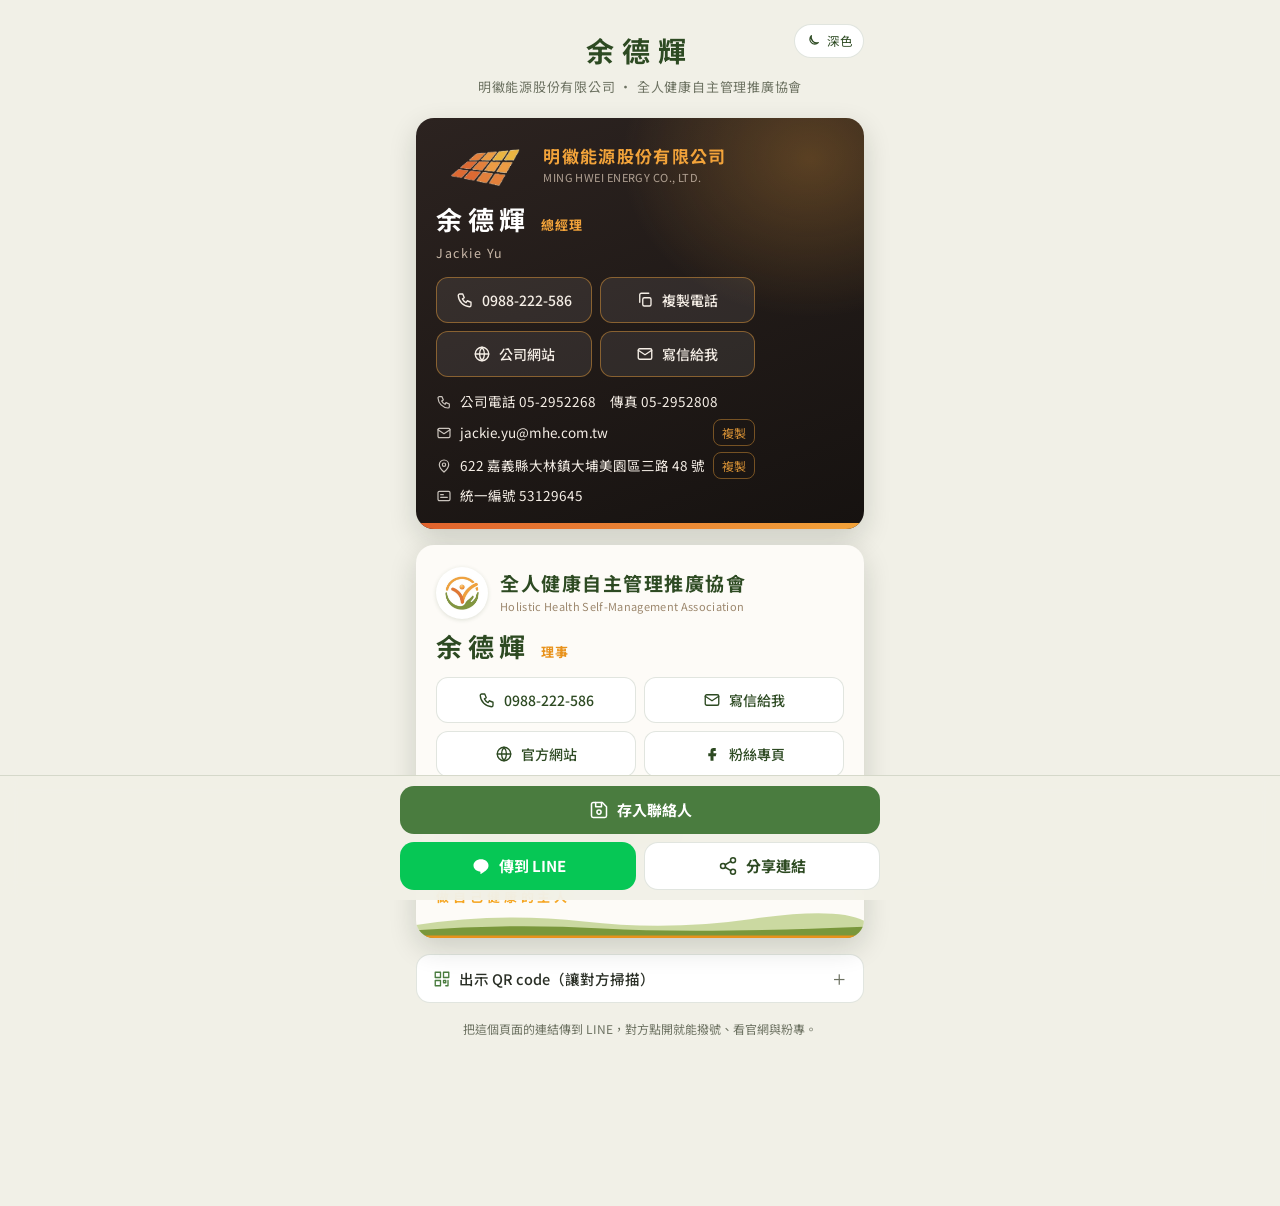
<file: card/yu/index.html>
<!doctype html>
<html lang="zh-Hant">
<head>
<meta charset="utf-8">
<meta name="viewport" content="width=device-width, initial-scale=1, viewport-fit=cover">
<title>余德輝 數位名片</title>
<meta name="claude:viewport-fit-sides" content="cover">
<meta name="description" content="余德輝｜明徽能源股份有限公司 總經理／全人健康自主管理推廣協會 理事">
<meta property="og:title" content="余德輝 數位名片">
<meta property="og:description" content="蓮華自然森林療域 創辦人・林園療癒嚮導／全人健康自主管理推廣協會 理事｜0988-222-586">
<meta property="og:image" content="https://healthselfmanage.org.tw/card/yu/og.png">
<meta property="og:url" content="https://healthselfmanage.org.tw/card/yu/">
<meta property="og:type" content="profile">
<link rel="icon" type="image/jpeg" href="../../assets/logo.jpg">
<link rel="preconnect" href="https://fonts.gstatic.com" crossorigin>
<link rel="stylesheet" href="https://fonts.googleapis.com/css2?family=Noto+Sans+TC:wght@400;500;700&family=Noto+Serif+TC:wght@500;700&display=swap">
<style>
  /* 版面：單欄、手機優先；上方姓名，下方兩張身分卡（蓮華深綠、協會米白），底部固定動作列 */
  :root {
    --bg:#f1f0e7; --fg:#2a2f26; --muted:#6d7262; --surface:#ffffff; --line:rgba(45,74,34,.14);
    --forest:#2d4a22; --forest-mid:#4a7c3f; --sun:#f5a623; --orange:#e8921c; --earth:#8b7355;
    --lotus-deep:#1b3326; --lotus-green:#24412f; --lotus-gold:#c9a24a; --lotus-cream:#efe6d2;
    --assoc-bg:#fdfbf7; --assoc-fg:#2d4a22; --assoc-muted:#6b6b5e;
    --btn-bg:#ffffff; --btn-fg:#2d4a22; --bar-bg:rgba(241,240,231,.92);
    --font-sans:"Noto Sans TC","PingFang TC","Microsoft JhengHei",system-ui,sans-serif;
    --font-serif:"Noto Serif TC","PingFang TC",serif;
  }
  @media (prefers-color-scheme: dark) { :root:not([data-theme="light"]) {
    --bg:#131813; --fg:#ebe7da; --muted:#a6ab9b; --surface:#1d241e; --line:rgba(235,231,218,.14);
    --assoc-bg:#1f2a1f; --assoc-fg:#dfe9d3; --assoc-muted:#a6ab9b;
    --btn-bg:#243126; --btn-fg:#dfe9d3; --bar-bg:rgba(19,24,19,.92); color-scheme:dark } }
  :root[data-theme="dark"] {
    --bg:#131813; --fg:#ebe7da; --muted:#a6ab9b; --surface:#1d241e; --line:rgba(235,231,218,.14);
    --assoc-bg:#1f2a1f; --assoc-fg:#dfe9d3; --assoc-muted:#a6ab9b;
    --btn-bg:#243126; --btn-fg:#dfe9d3; --bar-bg:rgba(19,24,19,.92); color-scheme:dark }

  * { box-sizing:border-box }
  body { margin:0; background:var(--bg); color:var(--fg); font-family:var(--font-sans); line-height:1.6; -webkit-font-smoothing:antialiased }
  .page { max-width:480px; margin:0 auto; padding-block:20px 168px; padding-left:max(16px, env(safe-area-inset-left, 0px)); padding-right:max(16px, env(safe-area-inset-right, 0px)); display:flex; flex-direction:column; gap:16px }

  header.top { text-align:center; padding-block:8px 4px; position:relative }
  .theme-toggle { position:absolute; right:0; top:4px; display:inline-flex; align-items:center; gap:6px; padding:6px 10px; border-radius:999px; border:1px solid var(--line); background:var(--btn-bg); color:var(--btn-fg); font:inherit; font-size:12.5px; cursor:pointer; -webkit-tap-highlight-color:transparent }
  .theme-toggle svg { width:16px; height:16px }
  .theme-toggle .ic-sun { display:none }
  :root[data-theme="dark"] .theme-toggle .ic-sun { display:block } :root[data-theme="dark"] .theme-toggle .ic-moon { display:none }
  @media (prefers-color-scheme: dark) { :root:not([data-theme="light"]) .theme-toggle .ic-sun { display:block } :root:not([data-theme="light"]) .theme-toggle .ic-moon { display:none } }
  .theme-toggle:focus-visible { outline:2px solid var(--sun); outline-offset:2px }
  header.top h1 { margin:0; font-size:28px; letter-spacing:.28em; font-weight:700; color:var(--forest) }
  :root[data-theme="dark"] header.top h1 { color:#dfe9d3 }
  @media (prefers-color-scheme: dark) { :root:not([data-theme="light"]) header.top h1 { color:#dfe9d3 } }
  header.top p { margin:4px 0 0; font-size:13px; color:var(--muted); letter-spacing:.06em }

  .card { border-radius:18px; overflow:hidden; box-shadow:0 10px 28px rgba(20,30,18,.16) }
  .card .inner { padding:22px 20px 18px; display:flex; flex-direction:column; gap:14px }
  .brand { display:flex; align-items:center; gap:12px; min-width:0 }
  .brand .t { min-width:0 }
  .brand .zh { font-size:19px; font-weight:700; letter-spacing:.08em; line-height:1.25; margin:0; text-wrap:balance }
  .brand .en { font-size:10.5px; letter-spacing:.14em; text-transform:uppercase; margin:3px 0 0; opacity:.85 }
  .who { display:flex; align-items:baseline; gap:10px; flex-wrap:wrap }
  .who .name { font-size:26px; font-weight:700; letter-spacing:.22em; line-height:1 }
  .who .title { font-size:13px; letter-spacing:.08em }
  .tagline { font-size:12.5px; letter-spacing:.2em; margin:-4px 0 0; opacity:.8 }

  .actions { display:grid; grid-template-columns:1fr 1fr; gap:8px }
  .actions a, .actions button { display:flex; align-items:center; justify-content:center; gap:8px; min-height:46px; padding:8px 6px; border-radius:12px; border:1px solid transparent; background:var(--btn-bg); color:var(--btn-fg); font:inherit; font-size:14px; font-weight:500; text-decoration:none; cursor:pointer; letter-spacing:0; white-space:nowrap; font-variant-numeric:tabular-nums; -webkit-tap-highlight-color:transparent }
  .actions .wide { grid-column:1 / -1 }
  .actions a:focus-visible, .actions button:focus-visible, .bar a:focus-visible, .bar button:focus-visible, .copy:focus-visible { outline:2px solid var(--sun); outline-offset:2px }
  .actions svg { width:18px; height:18px; flex:none }
  .fact { display:flex; align-items:center; gap:8px; font-size:13.5px; min-width:0 }
  .fact .v { min-width:0; overflow-wrap:anywhere; user-select:all }
  .fact svg { width:16px; height:16px; flex:none; opacity:.8 }
  .facts { display:flex; flex-direction:column; gap:6px }
  .copy { flex:none; margin-left:auto; border:1px solid var(--line); background:transparent; color:inherit; border-radius:8px; font:inherit; font-size:12px; padding:3px 8px; cursor:pointer; opacity:.85 }

  /* 蓮華 */
  .lotus { background:radial-gradient(ellipse 70% 60% at 85% 15%, rgba(201,162,74,.18), transparent 70%), linear-gradient(160deg, var(--lotus-green), var(--lotus-deep)); color:var(--lotus-cream); font-family:var(--font-serif); position:relative }
  .lotus .art { position:absolute; right:-14px; bottom:-26px; width:170px; height:auto; opacity:.3; pointer-events:none }
  .lotus .brand .zh { color:#f3ead6 }
  .lotus .brand .en { color:var(--lotus-gold) }
  .lotus .who .name { color:#fff }
  .lotus .who .title { color:var(--lotus-gold) }
  .lotus .actions a, .lotus .actions button { background:rgba(239,230,210,.1); color:var(--lotus-cream); border-color:rgba(201,162,74,.35); font-family:var(--font-sans) }
  .lotus .fact { font-family:var(--font-sans); color:rgba(243,234,214,.92) }
  .lotus .copy { border-color:rgba(201,162,74,.45); color:var(--lotus-gold) }

  /* 協會 */
  .assoc { background:var(--assoc-bg); color:var(--assoc-fg); position:relative }
  .assoc .hills { position:absolute; left:0; right:0; bottom:0; width:100%; height:26px; display:block; pointer-events:none }
  .assoc .inner { padding-bottom:30px }
  .assoc .logo { flex:none; width:52px; height:52px; border-radius:50%; background:#fff; display:grid; place-items:center; overflow:hidden; box-shadow:0 1px 4px rgba(45,74,34,.15) }
  .assoc .logo img { width:46px; height:auto; display:block }
  .assoc .brand .en { color:var(--earth); text-transform:none; letter-spacing:.03em; font-size:11px }
  .assoc .who .name { color:var(--assoc-fg) }
  .assoc .who .title { color:var(--orange); font-weight:700 }
  .assoc .fact { color:var(--assoc-fg) }
  .assoc .slogan { color:var(--sun); font-weight:700; letter-spacing:.3em; font-size:13px; margin:0 }
  .assoc .actions a, .assoc .actions button { border-color:var(--line) }

  .personal .logo { width:auto; min-width:52px; max-width:96px; height:52px; border-radius:12px; padding:4px 8px; }
  .personal .logo img { width:auto; height:44px; max-width:80px; }
  .personal .name-en { font-size:12.5px; letter-spacing:.12em; color:var(--earth); margin:-6px 0 0; }
  .personal .brand .en { text-transform:none; letter-spacing:.04em; font-size:11px; color:var(--earth); }
  .personal.brand { background:radial-gradient(ellipse 60% 55% at 88% 10%, color-mix(in srgb, var(--p-accent) 26%, transparent), transparent 70%), linear-gradient(160deg, var(--p-bg1), var(--p-bg2)); color:var(--p-text) }
  .personal.brand .hills { display:none }
  .personal.brand .stripe { position:absolute; left:0; right:0; bottom:0; height:6px; background:linear-gradient(90deg, var(--p-accent2), var(--p-accent)) }
  .personal.brand .inner { padding-bottom:22px }
  .personal.brand .logo { background:var(--p-tile); box-shadow:none }
  .personal.brand .brand .zh { font-size:17px }
  .personal.brand .brand .zh { color:var(--p-accent) }
  .personal.brand .brand .en { color:var(--p-muted) }
  .personal.brand .who .name { color:var(--p-name) }
  .personal.brand .who .title { color:var(--p-accent) }
  .personal.brand .name-en { color:var(--p-muted) }
  .personal.brand .actions a, .personal.brand .actions button { background:var(--p-btn); color:var(--p-text); border-color:color-mix(in srgb, var(--p-accent) 45%, transparent) }
  .personal.brand .fact { color:var(--p-text) }
  .personal.brand .copy { border-color:color-mix(in srgb, var(--p-accent) 50%, transparent); color:var(--p-accent) }
  /* QR 區 */
  details.qr { border:1px solid var(--line); border-radius:14px; background:var(--surface); overflow:hidden }
  details.qr summary { cursor:pointer; padding:12px 16px; font-weight:500; font-size:14.5px; list-style:none; display:flex; align-items:center; gap:8px }
  details.qr summary::-webkit-details-marker { display:none }
  details.qr summary svg { width:18px; height:18px; flex:none; color:var(--forest-mid) }
  details.qr summary::after { content:"＋"; margin-left:auto; color:var(--muted) }
  details.qr[open] summary::after { content:"－" }
  .qr-grid { display:grid; grid-template-columns:repeat(2, 1fr); gap:12px; padding:4px 16px 16px }
  .qr-grid figure { margin:0; text-align:center; font-size:12px; color:var(--muted) }
  .qr-grid .tile { background:#fff; border-radius:10px; padding:8px; aspect-ratio:1; max-width:100% }
  .qr-grid svg { width:100%; height:100%; display:block }
  .qr-grid figcaption { margin-top:6px; line-height:1.3 }
  .qr-grid figcaption b { display:block; color:var(--fg); font-weight:500 }

  footer.note { font-size:12px; color:var(--muted); text-align:center; line-height:1.6 }

  .bar { position:fixed; left:0; right:0; bottom:0; background:var(--bar-bg); backdrop-filter:blur(10px); -webkit-backdrop-filter:blur(10px); border-top:1px solid var(--line); padding-top:10px; padding-bottom:calc(10px + env(safe-area-inset-bottom, 0px)); padding-left:max(16px, env(safe-area-inset-left, 0px)); padding-right:max(16px, env(safe-area-inset-right, 0px)) }
  .bar .row { max-width:480px; margin:0 auto; display:grid; grid-template-columns:1fr 1fr; gap:8px }
  .bar a, .bar button { display:flex; align-items:center; justify-content:center; gap:8px; min-height:48px; border-radius:14px; font:inherit; font-size:15px; font-weight:700; text-decoration:none; cursor:pointer; border:0; -webkit-tap-highlight-color:transparent }
  .bar .primary { background:var(--forest-mid); color:#fff; grid-column:1 / -1 }
  .bar .line { background:#06C755; color:#fff }
  .bar .ghost { background:var(--btn-bg); color:var(--btn-fg); border:1px solid var(--line) }
  .bar svg { width:20px; height:20px; flex:none }
  .toast { position:fixed; left:50%; bottom:calc(84px + env(safe-area-inset-bottom, 0px)); transform:translateX(-50%); background:var(--forest); color:#fff; padding:8px 16px; border-radius:999px; font-size:13.5px; opacity:0; pointer-events:none; transition:opacity .2s }
  .toast.show { opacity:1 }
  @media (prefers-reduced-motion: reduce) { .toast { transition:none } }
</style>

</head>
<body>
<main class="page">
  <header class="top">
    <button type="button" class="theme-toggle" id="theme-toggle" aria-label="切換深色或淺色底圖">
      <svg class="ic-moon" viewBox="0 0 24 24" fill="none" stroke="currentColor" stroke-width="1.8" stroke-linecap="round" stroke-linejoin="round" aria-hidden="true"><path d="M20 14.5A8.5 8.5 0 0 1 9.5 4a7 7 0 1 0 10.5 10.5z"/></svg>
      <svg class="ic-sun" viewBox="0 0 24 24" fill="none" stroke="currentColor" stroke-width="1.8" stroke-linecap="round" stroke-linejoin="round" aria-hidden="true"><circle cx="12" cy="12" r="4"/><path d="M12 2v2M12 20v2M4.9 4.9l1.4 1.4M17.7 17.7l1.4 1.4M2 12h2M20 12h2M4.9 19.1l1.4-1.4M17.7 6.3l1.4-1.4"/></svg>
      <span class="theme-label">深色</span>
    </button>
    <h1>余德輝</h1>
    <p>明徽能源股份有限公司 ・ 全人健康自主管理推廣協會</p>
  </header>

  

  <!--A:personal-->
  <section class="card assoc personal brand dark" aria-labelledby="personal-h" style="--p-bg1:#2c2320;--p-bg2:#161210;--p-accent:#F2A33A;--p-accent2:#E0622D;--p-text:#F5EEE6;--p-muted:#C9B8A8;--p-name:#ffffff;--p-btn:rgba(255,255,255,.08);--p-tile:transparent">
    <div class="inner">
      <div class="brand">
        <div class="logo"><img src="[data-uri]" alt=""></div>
        <div class="t"><h2 class="zh" id="personal-h">明徽能源股份有限公司</h2><p class="en">MING HWEI ENERGY CO., LTD.</p></div>
      </div>
      <div class="who"><span class="name">余德輝</span><span class="title">總經理</span></div>
      <p class="name-en">Jackie Yu</p>
      <div class="actions">
        <a href="tel:+886988222586" id="personal-tel"><svg viewBox="0 0 24 24" fill="none" stroke="currentColor" stroke-width="1.8" stroke-linecap="round" stroke-linejoin="round" aria-hidden="true"><path d="M5 4h4l2 5-2.5 1.5a11 11 0 0 0 5 5L15 13l5 2v4a2 2 0 0 1-2 2A16 16 0 0 1 3 6a2 2 0 0 1 2-2z"/></svg>0988-222-586</a>
        <button type="button" class="js-copy" data-copy="0988-222-586" id="personal-copy"><svg viewBox="0 0 24 24" fill="none" stroke="currentColor" stroke-width="1.8" stroke-linecap="round" stroke-linejoin="round" aria-hidden="true"><rect x="9" y="9" width="11" height="11" rx="2"/><path d="M5 15V5a2 2 0 0 1 2-2h10"/></svg>複製電話</button>
        <a href="http://www.mhe.com.tw" target="_blank" rel="noopener"><svg viewBox="0 0 24 24" fill="none" stroke="currentColor" stroke-width="1.8" stroke-linecap="round" stroke-linejoin="round" aria-hidden="true"><circle cx="12" cy="12" r="9"/><path d="M3 12h18M12 3a14 14 0 0 1 0 18M12 3a14 14 0 0 0 0 18"/></svg>公司網站</a>
        <a href="mailto:jackie.yu@mhe.com.tw" id="personal-mail"><svg viewBox="0 0 24 24" fill="none" stroke="currentColor" stroke-width="1.8" stroke-linecap="round" stroke-linejoin="round" aria-hidden="true"><rect x="3" y="5" width="18" height="14" rx="2"/><path d="m3 7 9 6 9-6"/></svg>寫信給我</a>
      </div>
      <div class="facts">
        <div class="fact"><svg viewBox="0 0 24 24" fill="none" stroke="currentColor" stroke-width="1.8" stroke-linecap="round" stroke-linejoin="round" aria-hidden="true"><path d="M5 4h4l2 5-2.5 1.5a11 11 0 0 0 5 5L15 13l5 2v4a2 2 0 0 1-2 2A16 16 0 0 1 3 6a2 2 0 0 1 2-2z"/></svg><span class="v">公司電話 05-2952268　傳真 05-2952808</span></div>
        <div class="fact"><svg viewBox="0 0 24 24" fill="none" stroke="currentColor" stroke-width="1.8" stroke-linecap="round" stroke-linejoin="round" aria-hidden="true"><rect x="3" y="5" width="18" height="14" rx="2"/><path d="m3 7 9 6 9-6"/></svg><span class="v">jackie.yu@mhe.com.tw</span><button type="button" class="copy js-copy" data-copy="jackie.yu@mhe.com.tw" id="personal-mail-copy">複製</button></div>
        <div class="fact"><svg viewBox="0 0 24 24" fill="none" stroke="currentColor" stroke-width="1.8" stroke-linecap="round" stroke-linejoin="round" aria-hidden="true"><path d="M12 21s-7-6.2-7-11a7 7 0 0 1 14 0c0 4.8-7 11-7 11z"/><circle cx="12" cy="10" r="2.5"/></svg><span class="v">622 嘉義縣大林鎮大埔美園區三路 48 號</span><button type="button" class="copy js-copy" data-copy="622 嘉義縣大林鎮大埔美園區三路 48 號" id="personal-addr-copy">複製</button></div>
        <div class="fact"><svg viewBox="0 0 24 24" fill="none" stroke="currentColor" stroke-width="1.8" stroke-linecap="round" stroke-linejoin="round" aria-hidden="true"><rect x="3" y="5" width="18" height="14" rx="2"/><path d="M7 10h4M7 14h10"/></svg><span class="v">統一編號 53129645</span></div>
      </div>
    </div>
    <svg class="hills" viewBox="0 0 960 60" preserveAspectRatio="none" aria-hidden="true">
      <path d="M0 30 Q 180 0, 360 22 T 720 16 T 960 20 L960 60 L0 60 Z" fill="#a3be5c" opacity=".55"/>
      <path d="M0 42 Q 200 26, 400 38 T 960 34 L960 60 L0 60 Z" fill="#6b8c2a" opacity=".85"/>
      <path d="M0 54 L960 54 L960 60 L0 60 Z" fill="#e8921c"/>
    </svg>
    <div class="stripe" aria-hidden="true"></div>
  </section>
  <!--/A:personal-->

  <!-- 全人健康自主管理推廣協會 -->
  <section class="card assoc" aria-labelledby="assoc-h">
    <div class="inner">
      <div class="brand">
        <div class="logo"><img src="[data-uri]" alt="協會標誌"></div>
        <div class="t"><h2 class="zh" id="assoc-h">全人健康自主管理推廣協會</h2><p class="en">Holistic Health Self-Management Association</p></div>
      </div>
      <div class="who"><span class="name">余德輝</span><span class="title">理事</span></div>
      <div class="actions">
        <a href="tel:+886988222586" id="assoc-tel"><svg viewBox="0 0 24 24" fill="none" stroke="currentColor" stroke-width="1.8" stroke-linecap="round" stroke-linejoin="round" aria-hidden="true"><path d="M5 4h4l2 5-2.5 1.5a11 11 0 0 0 5 5L15 13l5 2v4a2 2 0 0 1-2 2A16 16 0 0 1 3 6a2 2 0 0 1 2-2z"/></svg>0988-222-586</a>
        <a href="mailto:mhe.jackie@gmail.com" id="assoc-mail"><svg viewBox="0 0 24 24" fill="none" stroke="currentColor" stroke-width="1.8" stroke-linecap="round" stroke-linejoin="round" aria-hidden="true"><rect x="3" y="5" width="18" height="14" rx="2"/><path d="m3 7 9 6 9-6"/></svg>寫信給我</a>
        <a href="https://healthselfmanage.org.tw/" target="_blank" rel="noopener"><svg viewBox="0 0 24 24" fill="none" stroke="currentColor" stroke-width="1.8" stroke-linecap="round" stroke-linejoin="round" aria-hidden="true"><circle cx="12" cy="12" r="9"/><path d="M3 12h18M12 3a14 14 0 0 1 0 18M12 3a14 14 0 0 0 0 18"/></svg>官方網站</a>
        <a href="https://www.facebook.com/share/18GL73YHi4/" target="_blank" rel="noopener"><svg viewBox="0 0 24 24" fill="none" stroke="currentColor" stroke-width="1.8" stroke-linecap="round" stroke-linejoin="round" aria-hidden="true"><path d="M14 8h3V4h-3a4 4 0 0 0-4 4v3H7v4h3v6h4v-6h3l1-4h-4V8z" fill="currentColor" stroke="none"/></svg>粉絲專頁</a>
      </div>
      <div class="facts">
        <div class="fact"><svg viewBox="0 0 24 24" fill="none" stroke="currentColor" stroke-width="1.8" stroke-linecap="round" stroke-linejoin="round" aria-hidden="true"><rect x="3" y="5" width="18" height="14" rx="2"/><path d="m3 7 9 6 9-6"/></svg><span class="v">mhe.jackie@gmail.com</span><button type="button" class="copy js-copy" data-copy="mhe.jackie@gmail.com" id="assoc-mail-copy">複製</button></div>
        <div class="fact"><svg viewBox="0 0 24 24" fill="none" stroke="currentColor" stroke-width="1.8" stroke-linecap="round" stroke-linejoin="round" aria-hidden="true"><path d="M12 21s-7-6.2-7-11a7 7 0 0 1 14 0c0 4.8-7 11-7 11z"/><circle cx="12" cy="10" r="2.5"/></svg><span class="v">南投縣魚池鄉五城村華龍巷 58-1 號</span></div>
        <div class="fact"><svg viewBox="0 0 24 24" fill="none" stroke="currentColor" stroke-width="1.8" stroke-linecap="round" stroke-linejoin="round" aria-hidden="true"><rect x="3" y="5" width="18" height="14" rx="2"/><path d="M7 10h4M7 14h10"/></svg><span class="v">統一編號 61033154</span></div>
      </div>
      <p class="slogan">做自己健康的主人</p>
    </div>
    <svg class="hills" viewBox="0 0 960 60" preserveAspectRatio="none" aria-hidden="true">
      <path d="M0 30 Q 180 0, 360 22 T 720 16 T 960 20 L960 60 L0 60 Z" fill="#a3be5c" opacity=".55"/>
      <path d="M0 42 Q 200 26, 400 38 T 960 34 L960 60 L0 60 Z" fill="#6b8c2a" opacity=".85"/>
      <path d="M0 54 L960 54 L960 60 L0 60 Z" fill="#e8921c"/>
    </svg>
  </section>

  <details class="qr" id="qr-panel">
    <summary><svg viewBox="0 0 24 24" fill="none" stroke="currentColor" stroke-width="1.8" stroke-linecap="round" stroke-linejoin="round" aria-hidden="true"><rect x="3" y="3" width="7" height="7"/><rect x="14" y="3" width="7" height="7"/><rect x="3" y="14" width="7" height="7"/><path d="M14 14h3v3h-3zM20 14v7h-3"/></svg>出示 QR code（讓對方掃描）</summary>
    <div class="qr-grid">
      
      <!--A:personal--><figure><div class="tile"><svg xmlns="http://www.w3.org/2000/svg" viewBox="0 0 25 25" shape-rendering="crispEdges"><path stroke="#1b3326" d="M0 0.5h7m1 0h3m1 0h1m1 0h3m1 0h7M0 1.5h1m5 0h1m2 0h1m1 0h3m2 0h1m1 0h1m5 0h1M0 2.5h1m1 0h3m1 0h1m3 0h1m3 0h1m3 0h1m1 0h3m1 0h1M0 3.5h1m1 0h3m1 0h1m1 0h2m1 0h1m1 0h1m2 0h1m1 0h1m1 0h3m1 0h1M0 4.5h1m1 0h3m1 0h1m1 0h1m2 0h1m2 0h3m1 0h1m1 0h3m1 0h1M0 5.5h1m5 0h1m1 0h1m1 0h1m5 0h1m1 0h1m5 0h1M0 6.5h7m1 0h1m1 0h1m1 0h1m1 0h1m1 0h1m1 0h7M8 7.5h1m2 0h1m4 0h1M0 8.5h1m3 0h1m1 0h3m1 0h1m1 0h1m4 0h5m2 0h1M2 9.5h1m1 0h1m3 0h2m3 0h1m1 0h3m2 0h2m1 0h1M3 10.5h9m2 0h3m2 0h4M0 11.5h2m1 0h1m1 0h1m1 0h2m3 0h1m5 0h2m2 0h2M0 12.5h2m1 0h1m1 0h2m2 0h1m2 0h1m2 0h1m2 0h1m2 0h4M0 13.5h1m3 0h1m2 0h1m1 0h2m2 0h1m1 0h1m4 0h1m2 0h1M3 14.5h1m1 0h4m4 0h3m2 0h5M2 15.5h4m1 0h1m1 0h1m2 0h1m1 0h2m1 0h3m1 0h3M0 16.5h2m4 0h1m1 0h1m2 0h1m1 0h2m1 0h7M8 17.5h1m1 0h1m1 0h1m1 0h1m1 0h1m3 0h1m1 0h1M0 18.5h7m1 0h1m2 0h4m1 0h1m1 0h1m1 0h2M0 19.5h1m5 0h1m3 0h2m1 0h1m2 0h1m3 0h3M0 20.5h1m1 0h3m1 0h1m1 0h1m1 0h1m1 0h2m2 0h5m1 0h3M0 21.5h1m1 0h3m1 0h1m3 0h1m2 0h2m2 0h2m2 0h4M0 22.5h1m1 0h3m1 0h1m2 0h2m4 0h1m1 0h3m3 0h1M0 23.5h1m5 0h1m2 0h1m2 0h1m1 0h2m2 0h6M0 24.5h7m1 0h4m1 0h3m1 0h2m3 0h3"/></svg>
</div><figcaption><b>明徽能源 官網</b>www.mhe.com.tw</figcaption></figure><!--/A:personal-->
      <figure><div class="tile"><svg xmlns="http://www.w3.org/2000/svg" viewBox="0 0 29 29" shape-rendering="crispEdges"><path stroke="#1b3326" d="M0 0.5h7m1 0h2m8 0h1m3 0h7M0 1.5h1m5 0h1m2 0h1m2 0h1m3 0h2m1 0h1m2 0h1m5 0h1M0 2.5h1m1 0h3m1 0h1m2 0h2m1 0h2m1 0h4m3 0h1m1 0h3m1 0h1M0 3.5h1m1 0h3m1 0h1m1 0h4m2 0h3m1 0h1m3 0h1m1 0h3m1 0h1M0 4.5h1m1 0h3m1 0h1m1 0h1m2 0h4m1 0h1m1 0h1m3 0h1m1 0h3m1 0h1M0 5.5h1m5 0h1m1 0h1m1 0h2m1 0h3m3 0h2m1 0h1m5 0h1M0 6.5h7m1 0h1m1 0h1m1 0h1m1 0h1m1 0h1m1 0h1m1 0h1m1 0h7M8 7.5h1m5 0h1m2 0h4M0 8.5h1m3 0h1m1 0h3m1 0h2m1 0h6m1 0h6m2 0h1M2 9.5h1m4 0h1m1 0h4m4 0h2m2 0h8M1 10.5h3m2 0h1m1 0h2m1 0h1m1 0h3m2 0h1m1 0h1m1 0h2m4 0h1M4 11.5h1m4 0h1m2 0h2m1 0h3m3 0h2m1 0h2m1 0h2M0 12.5h1m1 0h2m1 0h2m1 0h4m1 0h1m3 0h1m1 0h3m5 0h1M2 13.5h2m4 0h7m1 0h3m3 0h7M2 14.5h1m2 0h3m2 0h2m4 0h1m1 0h1m1 0h2m3 0h2m1 0h1M0 15.5h2m1 0h1m1 0h1m1 0h1m1 0h2m3 0h1m2 0h2m1 0h4m3 0h2M1 16.5h2m1 0h1m1 0h2m2 0h1m1 0h4m1 0h1m2 0h2m5 0h1M0 17.5h1m2 0h1m1 0h1m4 0h1m10 0h5m1 0h2M3 18.5h1m1 0h4m1 0h1m2 0h3m5 0h2m3 0h1m1 0h1M3 19.5h3m3 0h1m1 0h1m1 0h1m3 0h1m1 0h2m6 0h2M0 20.5h3m3 0h2m3 0h1m1 0h1m1 0h1m1 0h1m1 0h7m2 0h1M8 21.5h3m1 0h4m2 0h3m3 0h1m3 0h1M0 22.5h7m1 0h1m1 0h1m4 0h1m2 0h3m1 0h1m1 0h3m1 0h1M0 23.5h1m5 0h1m7 0h1m2 0h4m3 0h1m2 0h2M0 24.5h1m1 0h3m1 0h1m1 0h2m1 0h1m1 0h2m1 0h10M0 25.5h1m1 0h3m1 0h1m2 0h3m3 0h7m6 0h1M0 26.5h1m1 0h3m1 0h1m2 0h1m1 0h6m1 0h4m3 0h4M0 27.5h1m5 0h1m2 0h1m1 0h1m2 0h2m1 0h1m2 0h1m1 0h2m1 0h1m1 0h2M0 28.5h7m1 0h1m4 0h1m2 0h2m2 0h2m3 0h1m1 0h1"/></svg>
</div><figcaption><b>協會 官網</b>healthselfmanage.org.tw</figcaption></figure>
      <figure><div class="tile"><svg xmlns="http://www.w3.org/2000/svg" viewBox="0 0 29 29" shape-rendering="crispEdges"><path stroke="#1b3326" d="M0 0.5h7m3 0h1m4 0h5m2 0h7M0 1.5h1m5 0h1m2 0h1m3 0h1m1 0h1m2 0h1m1 0h1m1 0h1m5 0h1M0 2.5h1m1 0h3m1 0h1m3 0h3m1 0h2m1 0h1m1 0h1m2 0h1m1 0h3m1 0h1M0 3.5h1m1 0h3m1 0h1m2 0h1m2 0h5m1 0h2m2 0h1m1 0h3m1 0h1M0 4.5h1m1 0h3m1 0h1m2 0h1m1 0h2m2 0h1m1 0h2m3 0h1m1 0h3m1 0h1M0 5.5h1m5 0h1m1 0h1m2 0h5m2 0h3m1 0h1m5 0h1M0 6.5h7m1 0h1m1 0h1m1 0h1m1 0h1m1 0h1m1 0h1m1 0h1m1 0h7M11 7.5h2m1 0h2m1 0h4M0 8.5h1m2 0h1m1 0h2m1 0h1m1 0h3m1 0h3m1 0h2m1 0h1m1 0h1M1 9.5h3m3 0h1m4 0h1m2 0h2m4 0h2m2 0h1m2 0h1M0 10.5h1m1 0h9m1 0h3m1 0h2m1 0h1m1 0h1m3 0h3M1 11.5h2m2 0h1m2 0h4m1 0h2m1 0h1m1 0h1m1 0h5m1 0h2M4 12.5h4m1 0h1m1 0h3m2 0h2m1 0h4m2 0h1m1 0h2M10 13.5h2m1 0h1m1 0h1m1 0h5m1 0h1M0 14.5h1m1 0h1m1 0h5m2 0h2m3 0h1m1 0h1m1 0h1m1 0h1m2 0h4M0 15.5h1m4 0h1m1 0h2m1 0h1m2 0h3m1 0h2m1 0h1m4 0h1m1 0h1M0 16.5h1m1 0h2m2 0h3m1 0h2m2 0h4m2 0h2m1 0h1m3 0h1M1 17.5h1m1 0h1m8 0h2m3 0h1m3 0h3m1 0h1m2 0h1M0 18.5h1m1 0h3m1 0h1m2 0h4m5 0h1m3 0h2m3 0h2M7 19.5h1m2 0h2m3 0h3m1 0h2m6 0h2M0 20.5h1m2 0h1m1 0h2m1 0h4m1 0h1m5 0h6m1 0h1M8 21.5h1m3 0h1m4 0h1m1 0h2m3 0h1m1 0h3M0 22.5h7m3 0h3m3 0h1m1 0h1m1 0h1m1 0h1m1 0h1m2 0h1M0 23.5h1m5 0h1m1 0h2m1 0h3m2 0h1m1 0h1m1 0h1m3 0h5M0 24.5h1m1 0h3m1 0h1m2 0h2m1 0h1m1 0h4m2 0h5M0 25.5h1m1 0h3m1 0h1m1 0h3m1 0h2m2 0h3m1 0h1m1 0h1m1 0h4M0 26.5h1m1 0h3m1 0h1m2 0h2m1 0h2m4 0h1m5 0h3m1 0h1M0 27.5h1m5 0h1m3 0h1m3 0h4m1 0h2m3 0h1m2 0h1M0 28.5h7m1 0h1m2 0h1m2 0h1m2 0h1m2 0h2m1 0h2m2 0h1"/></svg>
</div><figcaption><b>協會 粉專</b>Facebook</figcaption></figure>
    </div>
  </details>

  <footer class="note">把這個頁面的連結傳到 LINE，對方點開就能撥號、看官網與粉專。</footer>
</main>

<div class="bar">
  <div class="row">
    <button type="button" class="primary" id="vcard-btn"><svg viewBox="0 0 24 24" fill="none" stroke="currentColor" stroke-width="1.8" stroke-linecap="round" stroke-linejoin="round" aria-hidden="true"><path d="M16 3H5a2 2 0 0 0-2 2v14a2 2 0 0 0 2 2h14a2 2 0 0 0 2-2V8z"/><path d="M8 3v5h7V3M12 12a2.5 2.5 0 1 0 0 5 2.5 2.5 0 0 0 0-5z"/></svg>存入聯絡人</button>
    <a class="line" id="share-line" href="https://social-plugins.line.me/lineit/share?url=" target="_blank" rel="noopener"><svg viewBox="0 0 24 24" fill="none" stroke="currentColor" stroke-width="1.8" stroke-linecap="round" stroke-linejoin="round" aria-hidden="true"><path d="M12 4C7 4 3 7.3 3 11.3c0 3.6 3.2 6.6 7.5 7.2.3.1.7.2.8.5.1.3 0 .8 0 1.1l-.1.8c0 .2-.2.9.8.5s5.1-3 7-5.2c1.3-1.4 2-2.9 2-4.9C21 7.3 17 4 12 4z" fill="currentColor" stroke="none"/></svg>傳到 LINE</a>
    <button type="button" class="ghost" id="share-btn"><svg viewBox="0 0 24 24" fill="none" stroke="currentColor" stroke-width="1.8" stroke-linecap="round" stroke-linejoin="round" aria-hidden="true"><circle cx="18" cy="5" r="3"/><circle cx="6" cy="12" r="3"/><circle cx="18" cy="19" r="3"/><path d="m8.6 13.5 6.8 4M15.4 6.5l-6.8 4"/></svg>分享連結</button>
  </div>
</div>
<div class="toast" id="toast" role="status" aria-live="polite"></div>

<script>
(function () {
  var toast = document.getElementById('toast'), timer;
  function say(msg) { toast.textContent = msg; toast.classList.add('show'); clearTimeout(timer); timer = setTimeout(function () { toast.classList.remove('show'); }, 1800); }
  function selectText(el) { try { var r = document.createRange(); r.selectNodeContents(el); var s = window.getSelection(); s.removeAllRanges(); s.addRange(r); } catch (e) {} }
  function copyText(text, el) {
    if (navigator.clipboard && navigator.clipboard.writeText) {
      navigator.clipboard.writeText(text).then(function () { say('已複製：' + text); }, function () { if (el) selectText(el); say('請長按選取後複製'); });
    } else { if (el) selectText(el); say('請長按選取後複製'); }
  }
  Array.prototype.forEach.call(document.querySelectorAll('.js-copy'), function (b) {
    b.addEventListener('click', function () { var v = b.previousElementSibling; copyText(b.getAttribute('data-copy'), v && v.classList.contains('v') ? v : null); });
  });
  var root = document.documentElement, tbtn = document.getElementById('theme-toggle'), tlabel = tbtn.querySelector('.theme-label');
  function isDark() { var t = root.getAttribute('data-theme'); if (t) return t === 'dark'; return window.matchMedia && window.matchMedia('(prefers-color-scheme: dark)').matches; }
  function applyTheme(t) { if (t) root.setAttribute('data-theme', t); else root.removeAttribute('data-theme'); tlabel.textContent = isDark() ? '淺色' : '深色'; }
  var savedTheme = null; try { savedTheme = localStorage.getItem('card-theme'); } catch (e) {}
  applyTheme(savedTheme === 'dark' || savedTheme === 'light' ? savedTheme : null);
  tbtn.addEventListener('click', function () { var next = isDark() ? 'light' : 'dark'; applyTheme(next); try { localStorage.setItem('card-theme', next); } catch (e) {} });
  var url = location.href.split('#')[0];
  var lineLink = document.getElementById('share-line');
  lineLink.href = 'https://social-plugins.line.me/lineit/share?url=' + encodeURIComponent(url);
  document.getElementById('share-btn').addEventListener('click', function () {
    var data = { title: '余德輝 數位名片', text: '余德輝｜明徽能源股份有限公司 總經理／全人健康自主管理推廣協會 理事', url: url };
    if (navigator.share) { navigator.share(data).catch(function () { copyText(url, null); }); }
    else { copyText(url, null); }
  });
  var vb = document.getElementById('vcard-btn');
  if (vb) vb.addEventListener('click', function () {
    var blob = new Blob(["BEGIN:VCARD\r\nVERSION:3.0\r\nN:余;德輝;;;\r\nFN:余德輝\r\nORG:明徽能源股份有限公司；全人健康自主管理推廣協會\r\nTITLE:總經理／理事\r\nTEL;TYPE=CELL,VOICE:+886988222586\r\nEMAIL;TYPE=INTERNET:mhe.jackie@gmail.com\r\nADR;TYPE=WORK:;;華龍巷 58-1 號;魚池鄉五城村;南投縣;555;台灣\r\nURL:http://www.mhe.com.tw\r\nURL:https://healthselfmanage.org.tw/\r\nEMAIL;TYPE=WORK:jackie.yu@mhe.com.tw\r\nNOTE:協會粉專 https://www.facebook.com/share/18GL73YHi4/\r\nEND:VCARD"], { type: 'text/vcard;charset=utf-8' });
    var a = document.createElement('a'); a.href = URL.createObjectURL(blob); a.download = "余德輝.vcf"; document.body.appendChild(a); a.click();
    setTimeout(function () { URL.revokeObjectURL(a.href); a.remove(); }, 1000); say('已產生聯絡人檔案，請依手機提示加入');
  });
})();
</script>

</body>
</html>
</file>
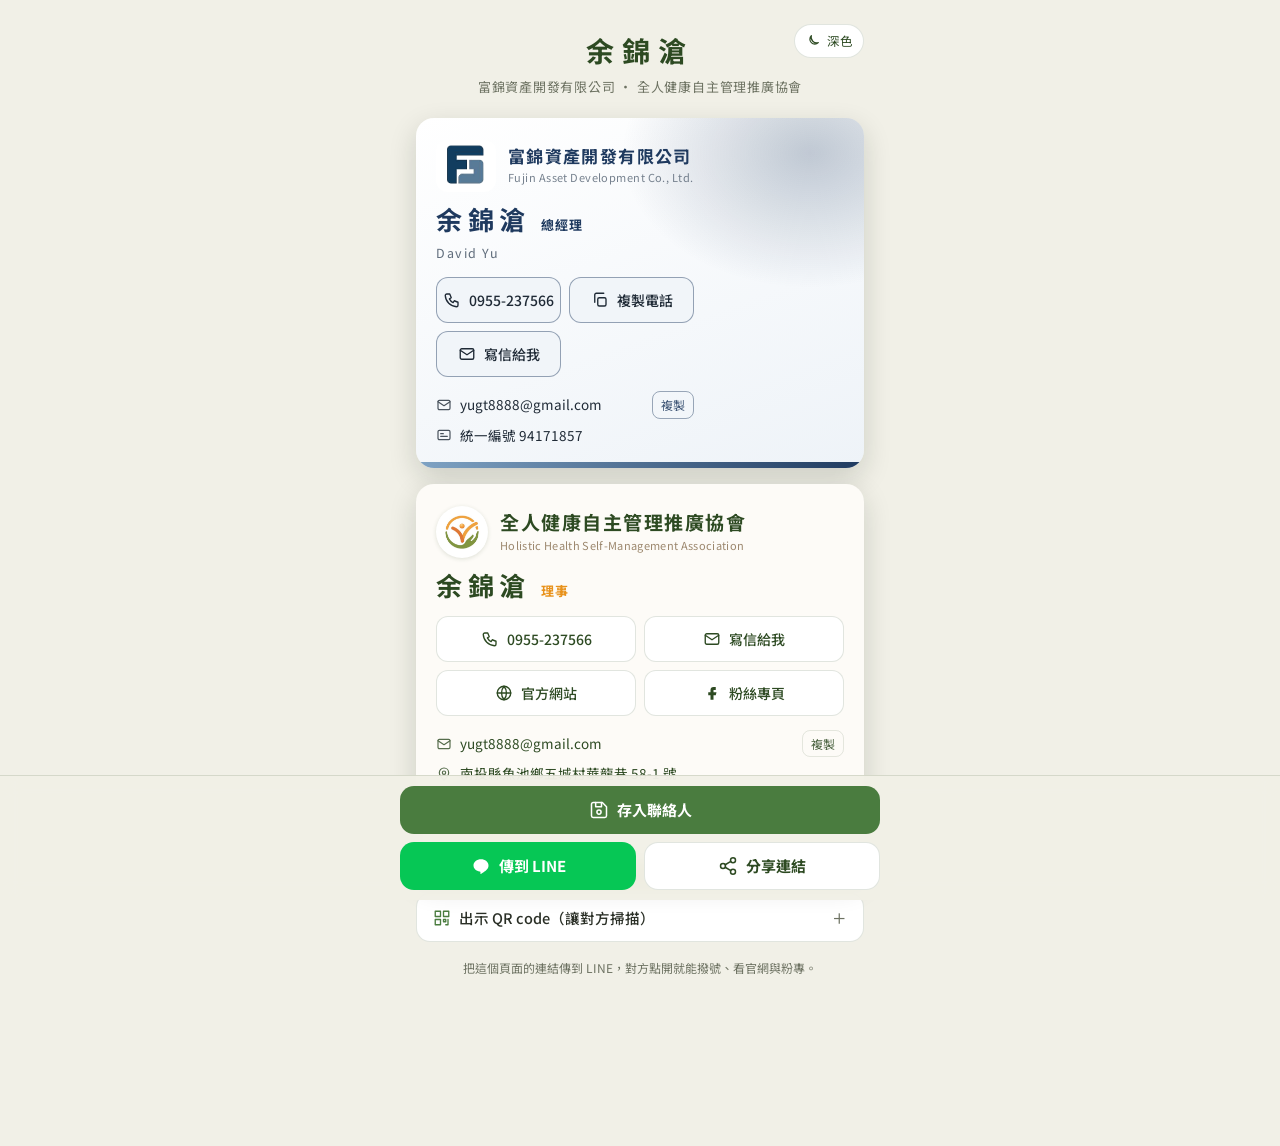
<file: card/yujc/index.html>
<!doctype html>
<html lang="zh-Hant">
<head>
<meta charset="utf-8">
<meta name="viewport" content="width=device-width, initial-scale=1, viewport-fit=cover">
<title>余錦滄 數位名片</title>
<meta name="claude:viewport-fit-sides" content="cover">
<meta name="description" content="余錦滄｜富錦資產開發有限公司 總經理／全人健康自主管理推廣協會 理事">
<meta property="og:title" content="余錦滄 數位名片">
<meta property="og:description" content="蓮華自然森林療域 創辦人・林園療癒嚮導／全人健康自主管理推廣協會 理事｜0955-237566">
<meta property="og:image" content="https://healthselfmanage.org.tw/card/yujc/og.png">
<meta property="og:url" content="https://healthselfmanage.org.tw/card/yujc/">
<meta property="og:type" content="profile">
<link rel="icon" type="image/jpeg" href="../../assets/logo.jpg">
<link rel="preconnect" href="https://fonts.gstatic.com" crossorigin>
<link rel="stylesheet" href="https://fonts.googleapis.com/css2?family=Noto+Sans+TC:wght@400;500;700&family=Noto+Serif+TC:wght@500;700&display=swap">
<style>
  /* 版面：單欄、手機優先；上方姓名，下方兩張身分卡（蓮華深綠、協會米白），底部固定動作列 */
  :root {
    --bg:#f1f0e7; --fg:#2a2f26; --muted:#6d7262; --surface:#ffffff; --line:rgba(45,74,34,.14);
    --forest:#2d4a22; --forest-mid:#4a7c3f; --sun:#f5a623; --orange:#e8921c; --earth:#8b7355;
    --lotus-deep:#1b3326; --lotus-green:#24412f; --lotus-gold:#c9a24a; --lotus-cream:#efe6d2;
    --assoc-bg:#fdfbf7; --assoc-fg:#2d4a22; --assoc-muted:#6b6b5e;
    --btn-bg:#ffffff; --btn-fg:#2d4a22; --bar-bg:rgba(241,240,231,.92);
    --font-sans:"Noto Sans TC","PingFang TC","Microsoft JhengHei",system-ui,sans-serif;
    --font-serif:"Noto Serif TC","PingFang TC",serif;
  }
  @media (prefers-color-scheme: dark) { :root:not([data-theme="light"]) {
    --bg:#131813; --fg:#ebe7da; --muted:#a6ab9b; --surface:#1d241e; --line:rgba(235,231,218,.14);
    --assoc-bg:#1f2a1f; --assoc-fg:#dfe9d3; --assoc-muted:#a6ab9b;
    --btn-bg:#243126; --btn-fg:#dfe9d3; --bar-bg:rgba(19,24,19,.92); color-scheme:dark } }
  :root[data-theme="dark"] {
    --bg:#131813; --fg:#ebe7da; --muted:#a6ab9b; --surface:#1d241e; --line:rgba(235,231,218,.14);
    --assoc-bg:#1f2a1f; --assoc-fg:#dfe9d3; --assoc-muted:#a6ab9b;
    --btn-bg:#243126; --btn-fg:#dfe9d3; --bar-bg:rgba(19,24,19,.92); color-scheme:dark }

  * { box-sizing:border-box }
  body { margin:0; background:var(--bg); color:var(--fg); font-family:var(--font-sans); line-height:1.6; -webkit-font-smoothing:antialiased }
  .page { max-width:480px; margin:0 auto; padding-block:20px 168px; padding-left:max(16px, env(safe-area-inset-left, 0px)); padding-right:max(16px, env(safe-area-inset-right, 0px)); display:flex; flex-direction:column; gap:16px }

  header.top { text-align:center; padding-block:8px 4px; position:relative }
  .theme-toggle { position:absolute; right:0; top:4px; display:inline-flex; align-items:center; gap:6px; padding:6px 10px; border-radius:999px; border:1px solid var(--line); background:var(--btn-bg); color:var(--btn-fg); font:inherit; font-size:12.5px; cursor:pointer; -webkit-tap-highlight-color:transparent }
  .theme-toggle svg { width:16px; height:16px }
  .theme-toggle .ic-sun { display:none }
  :root[data-theme="dark"] .theme-toggle .ic-sun { display:block } :root[data-theme="dark"] .theme-toggle .ic-moon { display:none }
  @media (prefers-color-scheme: dark) { :root:not([data-theme="light"]) .theme-toggle .ic-sun { display:block } :root:not([data-theme="light"]) .theme-toggle .ic-moon { display:none } }
  .theme-toggle:focus-visible { outline:2px solid var(--sun); outline-offset:2px }
  header.top h1 { margin:0; font-size:28px; letter-spacing:.28em; font-weight:700; color:var(--forest) }
  :root[data-theme="dark"] header.top h1 { color:#dfe9d3 }
  @media (prefers-color-scheme: dark) { :root:not([data-theme="light"]) header.top h1 { color:#dfe9d3 } }
  header.top p { margin:4px 0 0; font-size:13px; color:var(--muted); letter-spacing:.06em }

  .card { border-radius:18px; overflow:hidden; box-shadow:0 10px 28px rgba(20,30,18,.16) }
  .card .inner { padding:22px 20px 18px; display:flex; flex-direction:column; gap:14px }
  .brand { display:flex; align-items:center; gap:12px; min-width:0 }
  .brand .t { min-width:0 }
  .brand .zh { font-size:19px; font-weight:700; letter-spacing:.08em; line-height:1.25; margin:0; text-wrap:balance }
  .brand .en { font-size:10.5px; letter-spacing:.14em; text-transform:uppercase; margin:3px 0 0; opacity:.85 }
  .who { display:flex; align-items:baseline; gap:10px; flex-wrap:wrap }
  .who .name { font-size:26px; font-weight:700; letter-spacing:.22em; line-height:1 }
  .who .title { font-size:13px; letter-spacing:.08em }
  .tagline { font-size:12.5px; letter-spacing:.2em; margin:-4px 0 0; opacity:.8 }

  .actions { display:grid; grid-template-columns:1fr 1fr; gap:8px }
  .actions a, .actions button { display:flex; align-items:center; justify-content:center; gap:8px; min-height:46px; padding:8px 6px; border-radius:12px; border:1px solid transparent; background:var(--btn-bg); color:var(--btn-fg); font:inherit; font-size:14px; font-weight:500; text-decoration:none; cursor:pointer; letter-spacing:0; white-space:nowrap; font-variant-numeric:tabular-nums; -webkit-tap-highlight-color:transparent }
  .actions .wide { grid-column:1 / -1 }
  .actions a:focus-visible, .actions button:focus-visible, .bar a:focus-visible, .bar button:focus-visible, .copy:focus-visible { outline:2px solid var(--sun); outline-offset:2px }
  .actions svg { width:18px; height:18px; flex:none }
  .fact { display:flex; align-items:center; gap:8px; font-size:13.5px; min-width:0 }
  .fact .v { min-width:0; overflow-wrap:anywhere; user-select:all }
  .fact svg { width:16px; height:16px; flex:none; opacity:.8 }
  .facts { display:flex; flex-direction:column; gap:6px }
  .copy { flex:none; margin-left:auto; border:1px solid var(--line); background:transparent; color:inherit; border-radius:8px; font:inherit; font-size:12px; padding:3px 8px; cursor:pointer; opacity:.85 }

  /* 蓮華 */
  .lotus { background:radial-gradient(ellipse 70% 60% at 85% 15%, rgba(201,162,74,.18), transparent 70%), linear-gradient(160deg, var(--lotus-green), var(--lotus-deep)); color:var(--lotus-cream); font-family:var(--font-serif); position:relative }
  .lotus .art { position:absolute; right:-14px; bottom:-26px; width:170px; height:auto; opacity:.3; pointer-events:none }
  .lotus .brand .zh { color:#f3ead6 }
  .lotus .brand .en { color:var(--lotus-gold) }
  .lotus .who .name { color:#fff }
  .lotus .who .title { color:var(--lotus-gold) }
  .lotus .actions a, .lotus .actions button { background:rgba(239,230,210,.1); color:var(--lotus-cream); border-color:rgba(201,162,74,.35); font-family:var(--font-sans) }
  .lotus .fact { font-family:var(--font-sans); color:rgba(243,234,214,.92) }
  .lotus .copy { border-color:rgba(201,162,74,.45); color:var(--lotus-gold) }

  /* 協會 */
  .assoc { background:var(--assoc-bg); color:var(--assoc-fg); position:relative }
  .assoc .hills { position:absolute; left:0; right:0; bottom:0; width:100%; height:26px; display:block; pointer-events:none }
  .assoc .inner { padding-bottom:30px }
  .assoc .logo { flex:none; width:52px; height:52px; border-radius:50%; background:#fff; display:grid; place-items:center; overflow:hidden; box-shadow:0 1px 4px rgba(45,74,34,.15) }
  .assoc .logo img { width:46px; height:auto; display:block }
  .assoc .brand .en { color:var(--earth); text-transform:none; letter-spacing:.03em; font-size:11px }
  .assoc .who .name { color:var(--assoc-fg) }
  .assoc .who .title { color:var(--orange); font-weight:700 }
  .assoc .fact { color:var(--assoc-fg) }
  .assoc .slogan { color:var(--sun); font-weight:700; letter-spacing:.3em; font-size:13px; margin:0 }
  .assoc .actions a, .assoc .actions button { border-color:var(--line) }

  .personal .logo { width:auto; min-width:52px; max-width:96px; height:52px; border-radius:12px; padding:4px 8px; }
  .personal .logo img { width:auto; height:44px; max-width:80px; }
  .personal .name-en { font-size:12.5px; letter-spacing:.12em; color:var(--earth); margin:-6px 0 0; }
  .personal .brand .en { text-transform:none; letter-spacing:.04em; font-size:11px; color:var(--earth); }
  .personal.brand { background:radial-gradient(ellipse 60% 55% at 88% 10%, color-mix(in srgb, var(--p-accent) 26%, transparent), transparent 70%), linear-gradient(160deg, var(--p-bg1), var(--p-bg2)); color:var(--p-text) }
  .personal.brand .hills { display:none }
  .personal.brand .stripe { position:absolute; left:0; right:0; bottom:0; height:6px; background:linear-gradient(90deg, var(--p-accent2), var(--p-accent)) }
  .personal.brand .inner { padding-bottom:22px }
  .personal.brand .logo { background:var(--p-tile); box-shadow:none }
  .personal.brand .brand .zh { font-size:17px }
  .personal.brand .brand .zh { color:var(--p-accent) }
  .personal.brand .brand .en { color:var(--p-muted) }
  .personal.brand .who .name { color:var(--p-name) }
  .personal.brand .who .title { color:var(--p-accent) }
  .personal.brand .name-en { color:var(--p-muted) }
  .personal.brand .actions a, .personal.brand .actions button { background:var(--p-btn); color:var(--p-text); border-color:color-mix(in srgb, var(--p-accent) 45%, transparent) }
  .personal.brand .fact { color:var(--p-text) }
  .personal.brand .copy { border-color:color-mix(in srgb, var(--p-accent) 50%, transparent); color:var(--p-accent) }
  /* QR 區 */
  details.qr { border:1px solid var(--line); border-radius:14px; background:var(--surface); overflow:hidden }
  details.qr summary { cursor:pointer; padding:12px 16px; font-weight:500; font-size:14.5px; list-style:none; display:flex; align-items:center; gap:8px }
  details.qr summary::-webkit-details-marker { display:none }
  details.qr summary svg { width:18px; height:18px; flex:none; color:var(--forest-mid) }
  details.qr summary::after { content:"＋"; margin-left:auto; color:var(--muted) }
  details.qr[open] summary::after { content:"－" }
  .qr-grid { display:grid; grid-template-columns:repeat(2, 1fr); gap:12px; padding:4px 16px 16px }
  .qr-grid figure { margin:0; text-align:center; font-size:12px; color:var(--muted) }
  .qr-grid .tile { background:#fff; border-radius:10px; padding:8px; aspect-ratio:1; max-width:100% }
  .qr-grid svg { width:100%; height:100%; display:block }
  .qr-grid figcaption { margin-top:6px; line-height:1.3 }
  .qr-grid figcaption b { display:block; color:var(--fg); font-weight:500 }

  footer.note { font-size:12px; color:var(--muted); text-align:center; line-height:1.6 }

  .bar { position:fixed; left:0; right:0; bottom:0; background:var(--bar-bg); backdrop-filter:blur(10px); -webkit-backdrop-filter:blur(10px); border-top:1px solid var(--line); padding-top:10px; padding-bottom:calc(10px + env(safe-area-inset-bottom, 0px)); padding-left:max(16px, env(safe-area-inset-left, 0px)); padding-right:max(16px, env(safe-area-inset-right, 0px)) }
  .bar .row { max-width:480px; margin:0 auto; display:grid; grid-template-columns:1fr 1fr; gap:8px }
  .bar a, .bar button { display:flex; align-items:center; justify-content:center; gap:8px; min-height:48px; border-radius:14px; font:inherit; font-size:15px; font-weight:700; text-decoration:none; cursor:pointer; border:0; -webkit-tap-highlight-color:transparent }
  .bar .primary { background:var(--forest-mid); color:#fff; grid-column:1 / -1 }
  .bar .line { background:#06C755; color:#fff }
  .bar .ghost { background:var(--btn-bg); color:var(--btn-fg); border:1px solid var(--line) }
  .bar svg { width:20px; height:20px; flex:none }
  .toast { position:fixed; left:50%; bottom:calc(84px + env(safe-area-inset-bottom, 0px)); transform:translateX(-50%); background:var(--forest); color:#fff; padding:8px 16px; border-radius:999px; font-size:13.5px; opacity:0; pointer-events:none; transition:opacity .2s }
  .toast.show { opacity:1 }
  @media (prefers-reduced-motion: reduce) { .toast { transition:none } }
</style>

</head>
<body>
<main class="page">
  <header class="top">
    <button type="button" class="theme-toggle" id="theme-toggle" aria-label="切換深色或淺色底圖">
      <svg class="ic-moon" viewBox="0 0 24 24" fill="none" stroke="currentColor" stroke-width="1.8" stroke-linecap="round" stroke-linejoin="round" aria-hidden="true"><path d="M20 14.5A8.5 8.5 0 0 1 9.5 4a7 7 0 1 0 10.5 10.5z"/></svg>
      <svg class="ic-sun" viewBox="0 0 24 24" fill="none" stroke="currentColor" stroke-width="1.8" stroke-linecap="round" stroke-linejoin="round" aria-hidden="true"><circle cx="12" cy="12" r="4"/><path d="M12 2v2M12 20v2M4.9 4.9l1.4 1.4M17.7 17.7l1.4 1.4M2 12h2M20 12h2M4.9 19.1l1.4-1.4M17.7 6.3l1.4-1.4"/></svg>
      <span class="theme-label">深色</span>
    </button>
    <h1>余錦滄</h1>
    <p>富錦資產開發有限公司 ・ 全人健康自主管理推廣協會</p>
  </header>

  

  <!--A:personal-->
  <section class="card assoc personal brand light" aria-labelledby="personal-h" style="--p-bg1:#ffffff;--p-bg2:#eef3f8;--p-accent:#1f3a5f;--p-accent2:#7fa3c4;--p-text:#1f2a36;--p-muted:#5f6c7b;--p-name:#1f3a5f;--p-btn:#f1f5f9;--p-tile:#ffffff">
    <div class="inner">
      <div class="brand">
        <div class="logo"><img src="[data-uri]" alt=""></div>
        <div class="t"><h2 class="zh" id="personal-h">富錦資產開發有限公司</h2><p class="en">Fujin Asset Development Co., Ltd.</p></div>
      </div>
      <div class="who"><span class="name">余錦滄</span><span class="title">總經理</span></div>
      <p class="name-en">David Yu</p>
      <div class="actions">
        <a href="tel:+886955237566" id="personal-tel"><svg viewBox="0 0 24 24" fill="none" stroke="currentColor" stroke-width="1.8" stroke-linecap="round" stroke-linejoin="round" aria-hidden="true"><path d="M5 4h4l2 5-2.5 1.5a11 11 0 0 0 5 5L15 13l5 2v4a2 2 0 0 1-2 2A16 16 0 0 1 3 6a2 2 0 0 1 2-2z"/></svg>0955-237566</a>
        <button type="button" class="js-copy" data-copy="0955-237566" id="personal-copy"><svg viewBox="0 0 24 24" fill="none" stroke="currentColor" stroke-width="1.8" stroke-linecap="round" stroke-linejoin="round" aria-hidden="true"><rect x="9" y="9" width="11" height="11" rx="2"/><path d="M5 15V5a2 2 0 0 1 2-2h10"/></svg>複製電話</button>
        
        <a href="mailto:yugt8888@gmail.com" id="personal-mail"><svg viewBox="0 0 24 24" fill="none" stroke="currentColor" stroke-width="1.8" stroke-linecap="round" stroke-linejoin="round" aria-hidden="true"><rect x="3" y="5" width="18" height="14" rx="2"/><path d="m3 7 9 6 9-6"/></svg>寫信給我</a>
      </div>
      <div class="facts">
        <div class="fact"><svg viewBox="0 0 24 24" fill="none" stroke="currentColor" stroke-width="1.8" stroke-linecap="round" stroke-linejoin="round" aria-hidden="true"><rect x="3" y="5" width="18" height="14" rx="2"/><path d="m3 7 9 6 9-6"/></svg><span class="v">yugt8888@gmail.com</span><button type="button" class="copy js-copy" data-copy="yugt8888@gmail.com" id="personal-mail-copy">複製</button></div>
        <div class="fact"><svg viewBox="0 0 24 24" fill="none" stroke="currentColor" stroke-width="1.8" stroke-linecap="round" stroke-linejoin="round" aria-hidden="true"><rect x="3" y="5" width="18" height="14" rx="2"/><path d="M7 10h4M7 14h10"/></svg><span class="v">統一編號 94171857</span></div>
      </div>
    </div>
    <svg class="hills" viewBox="0 0 960 60" preserveAspectRatio="none" aria-hidden="true">
      <path d="M0 30 Q 180 0, 360 22 T 720 16 T 960 20 L960 60 L0 60 Z" fill="#a3be5c" opacity=".55"/>
      <path d="M0 42 Q 200 26, 400 38 T 960 34 L960 60 L0 60 Z" fill="#6b8c2a" opacity=".85"/>
      <path d="M0 54 L960 54 L960 60 L0 60 Z" fill="#e8921c"/>
    </svg>
    <div class="stripe" aria-hidden="true"></div>
  </section>
  <!--/A:personal-->

  <!-- 全人健康自主管理推廣協會 -->
  <section class="card assoc" aria-labelledby="assoc-h">
    <div class="inner">
      <div class="brand">
        <div class="logo"><img src="[data-uri]" alt="協會標誌"></div>
        <div class="t"><h2 class="zh" id="assoc-h">全人健康自主管理推廣協會</h2><p class="en">Holistic Health Self-Management Association</p></div>
      </div>
      <div class="who"><span class="name">余錦滄</span><span class="title">理事</span></div>
      <div class="actions">
        <a href="tel:+886955237566" id="assoc-tel"><svg viewBox="0 0 24 24" fill="none" stroke="currentColor" stroke-width="1.8" stroke-linecap="round" stroke-linejoin="round" aria-hidden="true"><path d="M5 4h4l2 5-2.5 1.5a11 11 0 0 0 5 5L15 13l5 2v4a2 2 0 0 1-2 2A16 16 0 0 1 3 6a2 2 0 0 1 2-2z"/></svg>0955-237566</a>
        <a href="mailto:yugt8888@gmail.com" id="assoc-mail"><svg viewBox="0 0 24 24" fill="none" stroke="currentColor" stroke-width="1.8" stroke-linecap="round" stroke-linejoin="round" aria-hidden="true"><rect x="3" y="5" width="18" height="14" rx="2"/><path d="m3 7 9 6 9-6"/></svg>寫信給我</a>
        <a href="https://healthselfmanage.org.tw/" target="_blank" rel="noopener"><svg viewBox="0 0 24 24" fill="none" stroke="currentColor" stroke-width="1.8" stroke-linecap="round" stroke-linejoin="round" aria-hidden="true"><circle cx="12" cy="12" r="9"/><path d="M3 12h18M12 3a14 14 0 0 1 0 18M12 3a14 14 0 0 0 0 18"/></svg>官方網站</a>
        <a href="https://www.facebook.com/share/18GL73YHi4/" target="_blank" rel="noopener"><svg viewBox="0 0 24 24" fill="none" stroke="currentColor" stroke-width="1.8" stroke-linecap="round" stroke-linejoin="round" aria-hidden="true"><path d="M14 8h3V4h-3a4 4 0 0 0-4 4v3H7v4h3v6h4v-6h3l1-4h-4V8z" fill="currentColor" stroke="none"/></svg>粉絲專頁</a>
      </div>
      <div class="facts">
        <div class="fact"><svg viewBox="0 0 24 24" fill="none" stroke="currentColor" stroke-width="1.8" stroke-linecap="round" stroke-linejoin="round" aria-hidden="true"><rect x="3" y="5" width="18" height="14" rx="2"/><path d="m3 7 9 6 9-6"/></svg><span class="v">yugt8888@gmail.com</span><button type="button" class="copy js-copy" data-copy="yugt8888@gmail.com" id="assoc-mail-copy">複製</button></div>
        <div class="fact"><svg viewBox="0 0 24 24" fill="none" stroke="currentColor" stroke-width="1.8" stroke-linecap="round" stroke-linejoin="round" aria-hidden="true"><path d="M12 21s-7-6.2-7-11a7 7 0 0 1 14 0c0 4.8-7 11-7 11z"/><circle cx="12" cy="10" r="2.5"/></svg><span class="v">南投縣魚池鄉五城村華龍巷 58-1 號</span></div>
        <div class="fact"><svg viewBox="0 0 24 24" fill="none" stroke="currentColor" stroke-width="1.8" stroke-linecap="round" stroke-linejoin="round" aria-hidden="true"><rect x="3" y="5" width="18" height="14" rx="2"/><path d="M7 10h4M7 14h10"/></svg><span class="v">統一編號 61033154</span></div>
      </div>
      <p class="slogan">做自己健康的主人</p>
    </div>
    <svg class="hills" viewBox="0 0 960 60" preserveAspectRatio="none" aria-hidden="true">
      <path d="M0 30 Q 180 0, 360 22 T 720 16 T 960 20 L960 60 L0 60 Z" fill="#a3be5c" opacity=".55"/>
      <path d="M0 42 Q 200 26, 400 38 T 960 34 L960 60 L0 60 Z" fill="#6b8c2a" opacity=".85"/>
      <path d="M0 54 L960 54 L960 60 L0 60 Z" fill="#e8921c"/>
    </svg>
  </section>

  <details class="qr" id="qr-panel">
    <summary><svg viewBox="0 0 24 24" fill="none" stroke="currentColor" stroke-width="1.8" stroke-linecap="round" stroke-linejoin="round" aria-hidden="true"><rect x="3" y="3" width="7" height="7"/><rect x="14" y="3" width="7" height="7"/><rect x="3" y="14" width="7" height="7"/><path d="M14 14h3v3h-3zM20 14v7h-3"/></svg>出示 QR code（讓對方掃描）</summary>
    <div class="qr-grid">
      
      <!--A:personal--><figure><div class="tile"></div><figcaption><b>富錦資產開發 官網</b></figcaption></figure><!--/A:personal-->
      <figure><div class="tile"><svg xmlns="http://www.w3.org/2000/svg" viewBox="0 0 29 29" shape-rendering="crispEdges"><path stroke="#1b3326" d="M0 0.5h7m1 0h2m8 0h1m3 0h7M0 1.5h1m5 0h1m2 0h1m2 0h1m3 0h2m1 0h1m2 0h1m5 0h1M0 2.5h1m1 0h3m1 0h1m2 0h2m1 0h2m1 0h4m3 0h1m1 0h3m1 0h1M0 3.5h1m1 0h3m1 0h1m1 0h4m2 0h3m1 0h1m3 0h1m1 0h3m1 0h1M0 4.5h1m1 0h3m1 0h1m1 0h1m2 0h4m1 0h1m1 0h1m3 0h1m1 0h3m1 0h1M0 5.5h1m5 0h1m1 0h1m1 0h2m1 0h3m3 0h2m1 0h1m5 0h1M0 6.5h7m1 0h1m1 0h1m1 0h1m1 0h1m1 0h1m1 0h1m1 0h1m1 0h7M8 7.5h1m5 0h1m2 0h4M0 8.5h1m3 0h1m1 0h3m1 0h2m1 0h6m1 0h6m2 0h1M2 9.5h1m4 0h1m1 0h4m4 0h2m2 0h8M1 10.5h3m2 0h1m1 0h2m1 0h1m1 0h3m2 0h1m1 0h1m1 0h2m4 0h1M4 11.5h1m4 0h1m2 0h2m1 0h3m3 0h2m1 0h2m1 0h2M0 12.5h1m1 0h2m1 0h2m1 0h4m1 0h1m3 0h1m1 0h3m5 0h1M2 13.5h2m4 0h7m1 0h3m3 0h7M2 14.5h1m2 0h3m2 0h2m4 0h1m1 0h1m1 0h2m3 0h2m1 0h1M0 15.5h2m1 0h1m1 0h1m1 0h1m1 0h2m3 0h1m2 0h2m1 0h4m3 0h2M1 16.5h2m1 0h1m1 0h2m2 0h1m1 0h4m1 0h1m2 0h2m5 0h1M0 17.5h1m2 0h1m1 0h1m4 0h1m10 0h5m1 0h2M3 18.5h1m1 0h4m1 0h1m2 0h3m5 0h2m3 0h1m1 0h1M3 19.5h3m3 0h1m1 0h1m1 0h1m3 0h1m1 0h2m6 0h2M0 20.5h3m3 0h2m3 0h1m1 0h1m1 0h1m1 0h1m1 0h7m2 0h1M8 21.5h3m1 0h4m2 0h3m3 0h1m3 0h1M0 22.5h7m1 0h1m1 0h1m4 0h1m2 0h3m1 0h1m1 0h3m1 0h1M0 23.5h1m5 0h1m7 0h1m2 0h4m3 0h1m2 0h2M0 24.5h1m1 0h3m1 0h1m1 0h2m1 0h1m1 0h2m1 0h10M0 25.5h1m1 0h3m1 0h1m2 0h3m3 0h7m6 0h1M0 26.5h1m1 0h3m1 0h1m2 0h1m1 0h6m1 0h4m3 0h4M0 27.5h1m5 0h1m2 0h1m1 0h1m2 0h2m1 0h1m2 0h1m1 0h2m1 0h1m1 0h2M0 28.5h7m1 0h1m4 0h1m2 0h2m2 0h2m3 0h1m1 0h1"/></svg>
</div><figcaption><b>協會 官網</b>healthselfmanage.org.tw</figcaption></figure>
      <figure><div class="tile"><svg xmlns="http://www.w3.org/2000/svg" viewBox="0 0 29 29" shape-rendering="crispEdges"><path stroke="#1b3326" d="M0 0.5h7m3 0h1m4 0h5m2 0h7M0 1.5h1m5 0h1m2 0h1m3 0h1m1 0h1m2 0h1m1 0h1m1 0h1m5 0h1M0 2.5h1m1 0h3m1 0h1m3 0h3m1 0h2m1 0h1m1 0h1m2 0h1m1 0h3m1 0h1M0 3.5h1m1 0h3m1 0h1m2 0h1m2 0h5m1 0h2m2 0h1m1 0h3m1 0h1M0 4.5h1m1 0h3m1 0h1m2 0h1m1 0h2m2 0h1m1 0h2m3 0h1m1 0h3m1 0h1M0 5.5h1m5 0h1m1 0h1m2 0h5m2 0h3m1 0h1m5 0h1M0 6.5h7m1 0h1m1 0h1m1 0h1m1 0h1m1 0h1m1 0h1m1 0h1m1 0h7M11 7.5h2m1 0h2m1 0h4M0 8.5h1m2 0h1m1 0h2m1 0h1m1 0h3m1 0h3m1 0h2m1 0h1m1 0h1M1 9.5h3m3 0h1m4 0h1m2 0h2m4 0h2m2 0h1m2 0h1M0 10.5h1m1 0h9m1 0h3m1 0h2m1 0h1m1 0h1m3 0h3M1 11.5h2m2 0h1m2 0h4m1 0h2m1 0h1m1 0h1m1 0h5m1 0h2M4 12.5h4m1 0h1m1 0h3m2 0h2m1 0h4m2 0h1m1 0h2M10 13.5h2m1 0h1m1 0h1m1 0h5m1 0h1M0 14.5h1m1 0h1m1 0h5m2 0h2m3 0h1m1 0h1m1 0h1m1 0h1m2 0h4M0 15.5h1m4 0h1m1 0h2m1 0h1m2 0h3m1 0h2m1 0h1m4 0h1m1 0h1M0 16.5h1m1 0h2m2 0h3m1 0h2m2 0h4m2 0h2m1 0h1m3 0h1M1 17.5h1m1 0h1m8 0h2m3 0h1m3 0h3m1 0h1m2 0h1M0 18.5h1m1 0h3m1 0h1m2 0h4m5 0h1m3 0h2m3 0h2M7 19.5h1m2 0h2m3 0h3m1 0h2m6 0h2M0 20.5h1m2 0h1m1 0h2m1 0h4m1 0h1m5 0h6m1 0h1M8 21.5h1m3 0h1m4 0h1m1 0h2m3 0h1m1 0h3M0 22.5h7m3 0h3m3 0h1m1 0h1m1 0h1m1 0h1m1 0h1m2 0h1M0 23.5h1m5 0h1m1 0h2m1 0h3m2 0h1m1 0h1m1 0h1m3 0h5M0 24.5h1m1 0h3m1 0h1m2 0h2m1 0h1m1 0h4m2 0h5M0 25.5h1m1 0h3m1 0h1m1 0h3m1 0h2m2 0h3m1 0h1m1 0h1m1 0h4M0 26.5h1m1 0h3m1 0h1m2 0h2m1 0h2m4 0h1m5 0h3m1 0h1M0 27.5h1m5 0h1m3 0h1m3 0h4m1 0h2m3 0h1m2 0h1M0 28.5h7m1 0h1m2 0h1m2 0h1m2 0h1m2 0h2m1 0h2m2 0h1"/></svg>
</div><figcaption><b>協會 粉專</b>Facebook</figcaption></figure>
    </div>
  </details>

  <footer class="note">把這個頁面的連結傳到 LINE，對方點開就能撥號、看官網與粉專。</footer>
</main>

<div class="bar">
  <div class="row">
    <button type="button" class="primary" id="vcard-btn"><svg viewBox="0 0 24 24" fill="none" stroke="currentColor" stroke-width="1.8" stroke-linecap="round" stroke-linejoin="round" aria-hidden="true"><path d="M16 3H5a2 2 0 0 0-2 2v14a2 2 0 0 0 2 2h14a2 2 0 0 0 2-2V8z"/><path d="M8 3v5h7V3M12 12a2.5 2.5 0 1 0 0 5 2.5 2.5 0 0 0 0-5z"/></svg>存入聯絡人</button>
    <a class="line" id="share-line" href="https://social-plugins.line.me/lineit/share?url=" target="_blank" rel="noopener"><svg viewBox="0 0 24 24" fill="none" stroke="currentColor" stroke-width="1.8" stroke-linecap="round" stroke-linejoin="round" aria-hidden="true"><path d="M12 4C7 4 3 7.3 3 11.3c0 3.6 3.2 6.6 7.5 7.2.3.1.7.2.8.5.1.3 0 .8 0 1.1l-.1.8c0 .2-.2.9.8.5s5.1-3 7-5.2c1.3-1.4 2-2.9 2-4.9C21 7.3 17 4 12 4z" fill="currentColor" stroke="none"/></svg>傳到 LINE</a>
    <button type="button" class="ghost" id="share-btn"><svg viewBox="0 0 24 24" fill="none" stroke="currentColor" stroke-width="1.8" stroke-linecap="round" stroke-linejoin="round" aria-hidden="true"><circle cx="18" cy="5" r="3"/><circle cx="6" cy="12" r="3"/><circle cx="18" cy="19" r="3"/><path d="m8.6 13.5 6.8 4M15.4 6.5l-6.8 4"/></svg>分享連結</button>
  </div>
</div>
<div class="toast" id="toast" role="status" aria-live="polite"></div>

<script>
(function () {
  var toast = document.getElementById('toast'), timer;
  function say(msg) { toast.textContent = msg; toast.classList.add('show'); clearTimeout(timer); timer = setTimeout(function () { toast.classList.remove('show'); }, 1800); }
  function selectText(el) { try { var r = document.createRange(); r.selectNodeContents(el); var s = window.getSelection(); s.removeAllRanges(); s.addRange(r); } catch (e) {} }
  function copyText(text, el) {
    if (navigator.clipboard && navigator.clipboard.writeText) {
      navigator.clipboard.writeText(text).then(function () { say('已複製：' + text); }, function () { if (el) selectText(el); say('請長按選取後複製'); });
    } else { if (el) selectText(el); say('請長按選取後複製'); }
  }
  Array.prototype.forEach.call(document.querySelectorAll('.js-copy'), function (b) {
    b.addEventListener('click', function () { var v = b.previousElementSibling; copyText(b.getAttribute('data-copy'), v && v.classList.contains('v') ? v : null); });
  });
  var root = document.documentElement, tbtn = document.getElementById('theme-toggle'), tlabel = tbtn.querySelector('.theme-label');
  function isDark() { var t = root.getAttribute('data-theme'); if (t) return t === 'dark'; return window.matchMedia && window.matchMedia('(prefers-color-scheme: dark)').matches; }
  function applyTheme(t) { if (t) root.setAttribute('data-theme', t); else root.removeAttribute('data-theme'); tlabel.textContent = isDark() ? '淺色' : '深色'; }
  var savedTheme = null; try { savedTheme = localStorage.getItem('card-theme'); } catch (e) {}
  applyTheme(savedTheme === 'dark' || savedTheme === 'light' ? savedTheme : null);
  tbtn.addEventListener('click', function () { var next = isDark() ? 'light' : 'dark'; applyTheme(next); try { localStorage.setItem('card-theme', next); } catch (e) {} });
  var url = location.href.split('#')[0];
  var lineLink = document.getElementById('share-line');
  lineLink.href = 'https://social-plugins.line.me/lineit/share?url=' + encodeURIComponent(url);
  document.getElementById('share-btn').addEventListener('click', function () {
    var data = { title: '余錦滄 數位名片', text: '余錦滄｜富錦資產開發有限公司 總經理／全人健康自主管理推廣協會 理事', url: url };
    if (navigator.share) { navigator.share(data).catch(function () { copyText(url, null); }); }
    else { copyText(url, null); }
  });
  var vb = document.getElementById('vcard-btn');
  if (vb) vb.addEventListener('click', function () {
    var blob = new Blob(["BEGIN:VCARD\r\nVERSION:3.0\r\nN:余;錦滄;;;\r\nFN:余錦滄\r\nORG:富錦資產開發有限公司；全人健康自主管理推廣協會\r\nTITLE:總經理／理事\r\nTEL;TYPE=CELL,VOICE:+886955237566\r\nEMAIL;TYPE=INTERNET:yugt8888@gmail.com\r\nADR;TYPE=WORK:;;華龍巷 58-1 號;魚池鄉五城村;南投縣;555;台灣\r\nURL:https://healthselfmanage.org.tw/\r\nEMAIL;TYPE=WORK:yugt8888@gmail.com\r\nNOTE:協會粉專 https://www.facebook.com/share/18GL73YHi4/\r\nEND:VCARD"], { type: 'text/vcard;charset=utf-8' });
    var a = document.createElement('a'); a.href = URL.createObjectURL(blob); a.download = "余錦滄.vcf"; document.body.appendChild(a); a.click();
    setTimeout(function () { URL.revokeObjectURL(a.href); a.remove(); }, 1000); say('已產生聯絡人檔案，請依手機提示加入');
  });
})();
</script>

</body>
</html>
</file>
<file: css/style.css>
/* ============================================
   全人健康自主管理推廣協會 官網樣式
   色彩系統沿用協會既有視覺識別
   （學習營手冊 style.css + 粉專封面 SVG）
   ============================================ */

:root {
  --forest-dark: #2d4a22;
  --forest-mid: #4a7c3f;
  --forest-light: #7ab648;
  --earth-dark: #5c4a32;
  --earth-brown: #8b7355;
  --earth-cream: #f5f0e8;
  --accent-gold: #b8960c;
  --accent-warm: #d4a857;
  --accent-orange: #e8921c;
  --accent-sun: #f5a623;
  --bg-page: #fdfbf7;
  --text-main: #3a3a32;
  --text-soft: #6b6b5e;
  --card-shadow: 0 2px 12px rgba(45, 74, 34, 0.08);
}

* { margin: 0; padding: 0; box-sizing: border-box; }

html { scroll-behavior: smooth; }

[id] { scroll-margin-top: 90px; }

body {
  font-family: "Noto Sans TC", "Microsoft JhengHei", "PingFang TC", sans-serif;
  line-height: 1.75;
  color: var(--text-main);
  background: var(--bg-page);
  letter-spacing: 0.02em;
}

img { max-width: 100%; height: auto; }

/* ---------- 導覽列 ---------- */
.site-header {
  position: sticky;
  top: 0;
  z-index: 100;
  background: rgba(253, 251, 247, 0.95);
  backdrop-filter: blur(8px);
  border-bottom: 1px solid rgba(45, 74, 34, 0.12);
}

.nav-inner {
  max-width: 1100px;
  margin: 0 auto;
  padding: 0.6rem 1.2rem;
  display: flex;
  align-items: center;
  gap: 0.8rem;
  flex-wrap: wrap;
}

.brand {
  display: flex;
  align-items: center;
  gap: 0.6rem;
  text-decoration: none;
  margin-right: auto;
}

.brand img {
  height: 44px;
  width: 44px;
  border-radius: 50%;
  object-fit: cover;
}

.brand .brand-name {
  font-weight: 700;
  color: var(--forest-dark);
  font-size: 1.05rem;
  line-height: 1.3;
}

.brand .brand-en {
  display: block;
  font-size: 0.65rem;
  font-weight: 400;
  color: var(--earth-brown);
  letter-spacing: 0.05em;
}

.site-nav {
  display: flex;
  gap: 0.2rem;
  flex-wrap: wrap;
}

.site-nav a {
  text-decoration: none;
  color: var(--forest-dark);
  font-size: 0.95rem;
  padding: 0.35rem 0.7rem;
  border-radius: 6px;
  transition: background 0.2s, color 0.2s;
}

.site-nav a:hover {
  background: var(--forest-mid);
  color: #fff;
}

/* ---------- Hero ---------- */
.hero {
  position: relative;
  overflow: hidden;
  background:
    url("../assets/hero-bg.svg") bottom center / cover no-repeat;
  padding: 6rem 1.5rem 11rem;
  text-align: center;
}

.hero h1 {
  font-size: clamp(1.7rem, 4.5vw, 2.8rem);
  font-weight: 800;
  color: var(--accent-orange);
  letter-spacing: 0.18em;
  text-shadow: 0 1px 0 rgba(255, 255, 255, 0.8);
}

.hero .hero-sub {
  margin-top: 1rem;
  font-size: clamp(1rem, 2.4vw, 1.35rem);
  color: #5c7d1f;
  letter-spacing: 0.12em;
  font-weight: 500;
}

.hero .hero-org {
  margin-top: 1.6rem;
  font-size: 1.05rem;
  color: var(--earth-brown);
  letter-spacing: 0.1em;
}

.hero .hero-org span {
  display: block;
  font-size: 0.78rem;
  opacity: 0.7;
  letter-spacing: 0.06em;
}

.hero .hero-cta {
  margin-top: 2.2rem;
  display: flex;
  gap: 1rem;
  justify-content: center;
  flex-wrap: wrap;
}

.btn {
  display: inline-block;
  text-decoration: none;
  padding: 0.7rem 1.8rem;
  border-radius: 999px;
  font-weight: 700;
  letter-spacing: 0.08em;
  transition: transform 0.15s, box-shadow 0.15s;
}

.btn:hover { transform: translateY(-2px); box-shadow: 0 4px 14px rgba(45,74,34,0.25); }

.btn-primary { background: var(--forest-mid); color: #fff; }
.btn-outline {
  background: rgba(255, 255, 255, 0.75);
  color: var(--forest-dark);
  border: 2px solid var(--forest-mid);
}

/* ---------- 區塊通用 ---------- */
.section {
  max-width: 1100px;
  margin: 0 auto;
  padding: 4.5rem 1.5rem 1rem;
}

.section-alt {
  background: var(--earth-cream);
}

.section-alt-inner {
  max-width: 1100px;
  margin: 0 auto;
  padding: 4.5rem 1.5rem 3.5rem;
}

.section-title {
  text-align: center;
  font-size: 1.9rem;
  color: var(--forest-dark);
  letter-spacing: 0.15em;
  margin-bottom: 0.6rem;
}

.section-title::after {
  content: "";
  display: block;
  width: 64px;
  height: 3px;
  margin: 0.7rem auto 0;
  border-radius: 2px;
  background: linear-gradient(90deg, var(--forest-light), var(--accent-sun));
}

.section-lead {
  text-align: center;
  color: var(--text-soft);
  max-width: 46em;
  margin: 0 auto 2.5rem;
}

/* ---------- 關於協會 ---------- */
.about-grid {
  display: grid;
  grid-template-columns: 1.4fr 1fr;
  gap: 2rem;
  align-items: start;
  margin-bottom: 3rem;
}

.about-text p { margin-bottom: 1rem; }

.about-text strong { color: var(--forest-dark); }

.fact-card {
  background: #fff;
  border-radius: 14px;
  box-shadow: var(--card-shadow);
  padding: 1.5rem 1.7rem;
  border-top: 4px solid var(--forest-light);
}

.fact-card h3 {
  color: var(--forest-dark);
  font-size: 1.05rem;
  margin-bottom: 0.8rem;
  letter-spacing: 0.08em;
}

.fact-card dl { font-size: 0.92rem; }

.fact-card dt {
  color: var(--forest-mid);
  font-weight: 700;
  margin-top: 0.6rem;
}

.fact-card dd { color: var(--text-main); }

.cert {
  display: flex;
  align-items: center;
  gap: 1rem;
  margin-top: 1.2rem;
  padding-top: 1.1rem;
  border-top: 1px solid rgba(92, 74, 50, 0.12);
  text-decoration: none;
  color: var(--text-main);
}

.cert img {
  flex: none;
  width: 84px;
  height: auto;
  border-radius: 4px;
  border: 1px solid rgba(92, 74, 50, 0.18);
  box-shadow: 0 2px 8px rgba(45, 74, 34, 0.12);
  transition: transform 0.2s, box-shadow 0.2s;
}

.cert:hover img {
  transform: translateY(-2px);
  box-shadow: 0 6px 16px rgba(45, 74, 34, 0.2);
}

.cert-text {
  display: flex;
  flex-direction: column;
  gap: 0.15rem;
  font-size: 0.85rem;
  color: var(--text-soft);
}

.cert-text strong {
  font-size: 0.95rem;
  color: var(--forest-dark);
  letter-spacing: 0.06em;
}

.cert-more {
  margin-top: 0.35rem;
  color: var(--forest-mid);
  font-weight: 700;
}

.cert-dialog {
  margin: auto;
  padding: 0;
  border: none;
  background: transparent;
  max-width: min(92vw, 640px);
  overflow: visible;
}

.cert-dialog::backdrop { background: rgba(30, 40, 25, 0.75); }

.cert-dialog img {
  display: block;
  width: auto;
  height: auto;
  max-width: 100%;
  max-height: 90vh;
  border-radius: 6px;
  box-shadow: 0 10px 40px rgba(0, 0, 0, 0.4);
  cursor: zoom-out;
}

.cert-close {
  position: absolute;
  top: 0.5rem;
  right: 0.5rem;
  width: 2.2rem;
  height: 2.2rem;
  border: none;
  border-radius: 50%;
  background: rgba(45, 74, 34, 0.85);
  color: #fff;
  font-size: 1rem;
  cursor: pointer;
}

/* ---------- 三生健康卡片 ---------- */
.tri-grid {
  display: grid;
  grid-template-columns: repeat(3, 1fr);
  gap: 1.4rem;
  margin-bottom: 3rem;
}

.tri-card {
  background: #fff;
  border-radius: 14px;
  box-shadow: var(--card-shadow);
  padding: 1.8rem 1.5rem;
  text-align: center;
  transition: transform 0.2s;
}

.tri-card:hover { transform: translateY(-4px); }

.tri-card .tri-icon {
  font-size: 2.2rem;
  display: block;
  margin-bottom: 0.6rem;
}

.tri-card h3 {
  color: var(--forest-dark);
  font-size: 1.25rem;
  letter-spacing: 0.15em;
  margin-bottom: 0.2rem;
}

.tri-card .tri-eq {
  color: var(--accent-gold);
  font-weight: 700;
  font-size: 0.95rem;
  margin-bottom: 0.7rem;
}

.tri-card p { font-size: 0.92rem; color: var(--text-soft); }

/* ---------- 任務列表 ---------- */
.mission-list {
  counter-reset: mission;
  list-style: none;
  max-width: 760px;
  margin: 0 auto 3rem;
}

.mission-list li {
  position: relative;
  background: #fff;
  border-radius: 12px;
  box-shadow: var(--card-shadow);
  padding: 1rem 1.4rem 1rem 4rem;
  margin-bottom: 0.9rem;
}

.mission-list li::before {
  counter-increment: mission;
  content: counter(mission);
  position: absolute;
  left: 1.1rem;
  top: 50%;
  transform: translateY(-50%);
  width: 2rem;
  height: 2rem;
  border-radius: 50%;
  background: var(--forest-mid);
  color: #fff;
  font-weight: 700;
  display: flex;
  align-items: center;
  justify-content: center;
}

/* ---------- 表格 ---------- */
.table-wrap { overflow-x: auto; margin-bottom: 2rem; }

table.org-table {
  width: 100%;
  border-collapse: collapse;
  background: #fff;
  border-radius: 12px;
  overflow: hidden;
  box-shadow: var(--card-shadow);
  font-size: 0.95rem;
}

table.org-table th {
  background: var(--forest-mid);
  color: #fff;
  padding: 0.7rem 1rem;
  text-align: left;
  letter-spacing: 0.08em;
  white-space: nowrap;
}

table.org-table td {
  padding: 0.65rem 1rem;
  border-bottom: 1px solid rgba(45, 74, 34, 0.08);
}

table.org-table tr:nth-child(even) td { background: rgba(122, 182, 72, 0.06); }
table.org-table tr:hover td { background: rgba(122, 182, 72, 0.13); }

.org-note {
  font-size: 0.85rem;
  color: var(--text-soft);
  margin: -1rem 0 2.5rem;
}

.org-columns {
  display: grid;
  grid-template-columns: 1.3fr 1fr;
  gap: 1.6rem;
}

.org-block h3 {
  color: var(--forest-dark);
  letter-spacing: 0.1em;
  margin: 0 0 0.8rem;
  padding-left: 0.7rem;
  border-left: 4px solid var(--accent-sun);
}

/* ---------- 活動 ---------- */
.event-grid {
  display: grid;
  grid-template-columns: repeat(auto-fit, minmax(240px, 1fr));
  gap: 1.4rem;
  margin-bottom: 3rem;
}

.event-card {
  background: #fff;
  border-radius: 14px;
  box-shadow: var(--card-shadow);
  padding: 1.5rem 1.5rem 1.3rem;
  border-top: 4px solid var(--accent-warm);
  display: flex;
  flex-direction: column;
}

.event-card .event-tag {
  align-self: flex-start;
  font-size: 0.75rem;
  font-weight: 700;
  letter-spacing: 0.08em;
  color: #fff;
  background: var(--accent-orange);
  border-radius: 999px;
  padding: 0.15rem 0.7rem;
  margin-bottom: 0.7rem;
}

.event-card .event-tag.tag-done { background: var(--earth-brown); }
.event-card .event-tag.tag-ongoing { background: var(--forest-mid); }

.event-card h3 {
  color: var(--forest-dark);
  font-size: 1.08rem;
  margin-bottom: 0.3rem;
}

.event-card .event-date {
  color: var(--accent-gold);
  font-weight: 700;
  font-size: 0.88rem;
  margin-bottom: 0.6rem;
}

.event-card p { font-size: 0.9rem; color: var(--text-soft); }

/* ---------- 入會 ---------- */
.join-grid {
  display: grid;
  grid-template-columns: repeat(3, 1fr);
  gap: 1.4rem;
  margin-bottom: 2rem;
}

.join-card {
  background: #fff;
  border-radius: 14px;
  box-shadow: var(--card-shadow);
  padding: 1.7rem 1.5rem;
  text-align: center;
}

.join-card h3 {
  color: var(--forest-dark);
  letter-spacing: 0.12em;
  margin-bottom: 0.5rem;
}

.join-card .join-fee {
  font-size: 1.5rem;
  font-weight: 800;
  color: var(--accent-orange);
  margin: 0.5rem 0;
}

.join-card .join-fee small {
  font-size: 0.8rem;
  color: var(--text-soft);
  font-weight: 400;
  display: block;
}

.join-card p { font-size: 0.9rem; color: var(--text-soft); }

.join-steps {
  background: #fff;
  border-radius: 14px;
  box-shadow: var(--card-shadow);
  padding: 1.6rem 1.8rem;
  max-width: 760px;
  margin: 0 auto 3rem;
}

.join-steps h3 { color: var(--forest-dark); margin-bottom: 0.6rem; letter-spacing: 0.1em; }

.doc-link {
  color: var(--forest-mid);
  font-weight: 700;
  text-decoration: underline;
  text-underline-offset: 3px;
}

.doc-link::before { content: "📄 "; }
.doc-link:hover { color: var(--accent-orange); }
.join-steps ol { padding-left: 1.4rem; }
.join-steps li { margin-bottom: 0.4rem; }

/* ---------- FAQ ---------- */
.faq-list { max-width: 820px; margin: 0 auto 3rem; }

.faq-list details {
  background: #fff;
  border-radius: 12px;
  box-shadow: var(--card-shadow);
  margin-bottom: 0.9rem;
  overflow: hidden;
}

.faq-list summary {
  cursor: pointer;
  padding: 1rem 1.4rem;
  font-weight: 700;
  color: var(--forest-dark);
  list-style: none;
  position: relative;
  padding-right: 3rem;
}

.faq-list summary::-webkit-details-marker { display: none; }

.faq-list summary::after {
  content: "＋";
  position: absolute;
  right: 1.3rem;
  top: 50%;
  transform: translateY(-50%);
  color: var(--forest-light);
  font-weight: 400;
  transition: transform 0.2s;
}

.faq-list details[open] summary::after { content: "－"; }

.faq-list .faq-body {
  padding: 0 1.4rem 1.2rem;
  color: var(--text-main);
  font-size: 0.95rem;
  border-top: 1px dashed rgba(45, 74, 34, 0.15);
  padding-top: 0.9rem;
}

.faq-body ul { padding-left: 1.3rem; margin-top: 0.4rem; }
.faq-body li { margin-bottom: 0.3rem; }

/* ---------- 聯絡 ---------- */
.contact-grid {
  display: grid;
  grid-template-columns: 1fr 1fr;
  gap: 1.6rem;
  margin-bottom: 3rem;
}

.contact-card {
  background: #fff;
  border-radius: 14px;
  box-shadow: var(--card-shadow);
  padding: 1.8rem;
}

.contact-card h3 {
  color: var(--forest-dark);
  letter-spacing: 0.1em;
  margin-bottom: 1rem;
}

.contact-card ul { list-style: none; }

.contact-card li {
  margin-bottom: 0.7rem;
  padding-left: 2rem;
  position: relative;
}

.contact-card li .ico {
  position: absolute;
  left: 0;
  top: 0.1rem;
}

.contact-card a { color: var(--forest-mid); font-weight: 700; text-decoration: none; }
.contact-card a:hover { text-decoration: underline; }

/* ---------- 頁尾 ---------- */
.site-footer {
  background: var(--forest-dark);
  color: rgba(255, 255, 255, 0.85);
  text-align: center;
  padding: 2.2rem 1.5rem;
  font-size: 0.85rem;
  letter-spacing: 0.06em;
}

.site-footer .footer-slogan {
  color: var(--accent-sun);
  font-size: 1.05rem;
  font-weight: 700;
  letter-spacing: 0.2em;
  margin-bottom: 0.6rem;
}

/* ---------- 漢堡選單按鈕（桌機隱藏） ---------- */
.nav-toggle {
  display: none;
  background: none;
  border: 0;
  font-size: 1.5rem;
  line-height: 1;
  color: var(--forest-dark);
  cursor: pointer;
  padding: 0.45rem 0.6rem;
  border-radius: 8px;
}

.nav-toggle:active { background: rgba(122, 182, 72, 0.15); }

/* ---------- 回到頂端 ---------- */
.to-top {
  position: fixed;
  right: 1.1rem;
  bottom: 1.4rem;
  width: 46px;
  height: 46px;
  border-radius: 50%;
  background: var(--forest-mid);
  color: #fff;
  display: flex;
  align-items: center;
  justify-content: center;
  font-size: 1.25rem;
  text-decoration: none;
  box-shadow: 0 4px 14px rgba(45, 74, 34, 0.35);
  opacity: 0;
  pointer-events: none;
  transform: translateY(8px);
  transition: opacity 0.25s, transform 0.25s;
  z-index: 90;
}

.to-top.show { opacity: 1; pointer-events: auto; transform: none; }

/* ---------- 手機底部快速行動列（桌機隱藏） ---------- */
.mobile-actions { display: none; }

/* ============================================
   手機版重新設計（≤ 860px）
   原則：單欄流、拇指可及、觸控目標 ≥ 44px
   ============================================ */
@media (max-width: 860px) {
  body { padding-bottom: 62px; } /* 預留底部快速行動列高度 */

  /* — 導覽：品牌列＋漢堡選單 — */
  .nav-inner { padding: 0.55rem 1rem; }
  .brand { gap: 0.5rem; }
  .brand img { height: 38px; width: 38px; }
  .brand .brand-name { font-size: 0.92rem; }
  .brand .brand-en { display: none; }
  .nav-toggle { display: block; }
  .site-nav {
    display: none;
    width: 100%;
    flex-direction: column;
    gap: 0;
    padding: 0.3rem 0 0.5rem;
  }
  .site-nav.open { display: flex; }
  .site-nav a {
    padding: 0.85rem 0.6rem;
    font-size: 1.02rem;
    border-bottom: 1px solid rgba(45, 74, 34, 0.08);
    border-radius: 0;
  }
  .site-nav a:last-child { border-bottom: 0; }

  /* — Hero：縮短高度、按鈕全寬好按 — */
  .hero { padding: 3rem 1.4rem 8.5rem; }
  .hero h1 {
    white-space: nowrap;
    letter-spacing: 0.05em;
    font-size: clamp(1.5rem, 8vw, 2.2rem);
  }
  .hero .hero-sub { margin-top: 0.8rem; }
  .hero .hero-org { margin-top: 1.2rem; font-size: 0.95rem; }
  .hero .hero-cta {
    margin-top: 1.8rem;
    flex-direction: column;
    align-items: stretch;
    max-width: 300px;
    margin-left: auto;
    margin-right: auto;
    gap: 0.7rem;
  }
  .btn { text-align: center; padding: 0.85rem 1.2rem; font-size: 1.02rem; }

  /* — 區塊節奏：縮小留白、標題適配 — */
  .section { padding: 2.6rem 1.2rem 0.6rem; }
  .section-alt-inner { padding: 2.6rem 1.2rem 2rem; }
  .section-title { font-size: 1.45rem; letter-spacing: 0.12em; }
  .section-lead { font-size: 0.95rem; margin-bottom: 1.6rem; }

  /* — 全部改單欄 — */
  .about-grid, .org-columns, .contact-grid { grid-template-columns: 1fr; gap: 1.2rem; }
  .tri-grid, .join-grid {
    grid-template-columns: 1fr;
    gap: 1rem;
    max-width: 460px;
    margin-left: auto;
    margin-right: auto;
  }
  .event-grid { grid-template-columns: 1fr; gap: 1rem; }
  .about-grid { margin-bottom: 1.8rem; }
  .tri-grid, .event-grid, .mission-list, .faq-list { margin-bottom: 1.8rem; }
  .tri-card { padding: 1.4rem 1.2rem; }
  .tri-card:hover { transform: none; }
  .mission-list li { padding: 0.9rem 1rem 0.9rem 3.4rem; font-size: 0.95rem; }
  .mission-list li::before { left: 0.8rem; width: 1.8rem; height: 1.8rem; font-size: 0.9rem; }

  /* — 理監事表格 → 名片式卡片 — */
  table.org-table, table.org-table tbody, table.org-table tr, table.org-table td {
    display: block;
    width: 100%;
  }
  table.org-table thead { display: none; }
  table.org-table { background: transparent; box-shadow: none; border-radius: 0; }
  table.org-table tr {
    background: #fff;
    border-radius: 12px;
    box-shadow: var(--card-shadow);
    padding: 0.85rem 1.1rem;
    margin-bottom: 0.7rem;
  }
  table.org-table tr:nth-child(even) td,
  table.org-table tr:hover td { background: transparent; }
  table.org-table tr td { padding: 0; border: none; background: transparent; }
  table.org-table tr td:nth-child(1) {
    display: inline-block;
    width: auto;
    font-size: 0.75rem;
    font-weight: 700;
    color: #fff;
    background: var(--forest-mid);
    border-radius: 999px;
    padding: 0.12rem 0.7rem;
    margin-bottom: 0.35rem;
    letter-spacing: 0.08em;
  }
  table.org-table tr td:nth-child(2) { font-size: 1.08rem; font-weight: 700; color: var(--forest-dark); }
  table.org-table tr td:nth-child(3) { font-size: 0.85rem; color: var(--text-soft); margin-top: 0.1rem; }
  .table-wrap { overflow: visible; margin-bottom: 1.2rem; }
  .org-note { margin: -0.2rem 0 1.5rem; }

  /* — FAQ：加大觸控目標 — */
  .faq-list summary { padding: 1rem 2.8rem 1rem 1.1rem; font-size: 0.98rem; }
  .faq-list .faq-body { padding: 0.8rem 1.1rem 1.1rem; }

  /* — 聯絡與入會 — */
  .contact-card { padding: 1.4rem 1.2rem; }
  .contact-card a { word-break: break-all; }
  .join-steps { padding: 1.3rem 1.2rem; margin-bottom: 1.8rem; }

  /* — 底部快速行動列：拇指黃金區 — */
  .mobile-actions {
    display: grid;
    position: fixed;
    left: 0;
    right: 0;
    bottom: 0;
    z-index: 95;
    grid-template-columns: repeat(3, 1fr);
    background: rgba(253, 251, 247, 0.97);
    backdrop-filter: blur(8px);
    border-top: 1px solid rgba(45, 74, 34, 0.15);
    box-shadow: 0 -2px 12px rgba(45, 74, 34, 0.08);
    padding-bottom: env(safe-area-inset-bottom); /* iPhone 底部手勢條 */
  }
  .mobile-actions a {
    display: flex;
    flex-direction: column;
    align-items: center;
    gap: 0.1rem;
    padding: 0.5rem 0 0.6rem;
    text-decoration: none;
    color: var(--forest-dark);
    font-size: 0.78rem;
    letter-spacing: 0.05em;
  }
  .mobile-actions a .ma-ico { font-size: 1.3rem; line-height: 1.25; }
  .mobile-actions a.ma-primary { color: #fff; background: var(--forest-mid); font-weight: 700; }

  .to-top { bottom: 76px; right: 0.9rem; width: 42px; height: 42px; }

  .site-footer { padding: 1.8rem 1.2rem; font-size: 0.8rem; }
}
</file>
